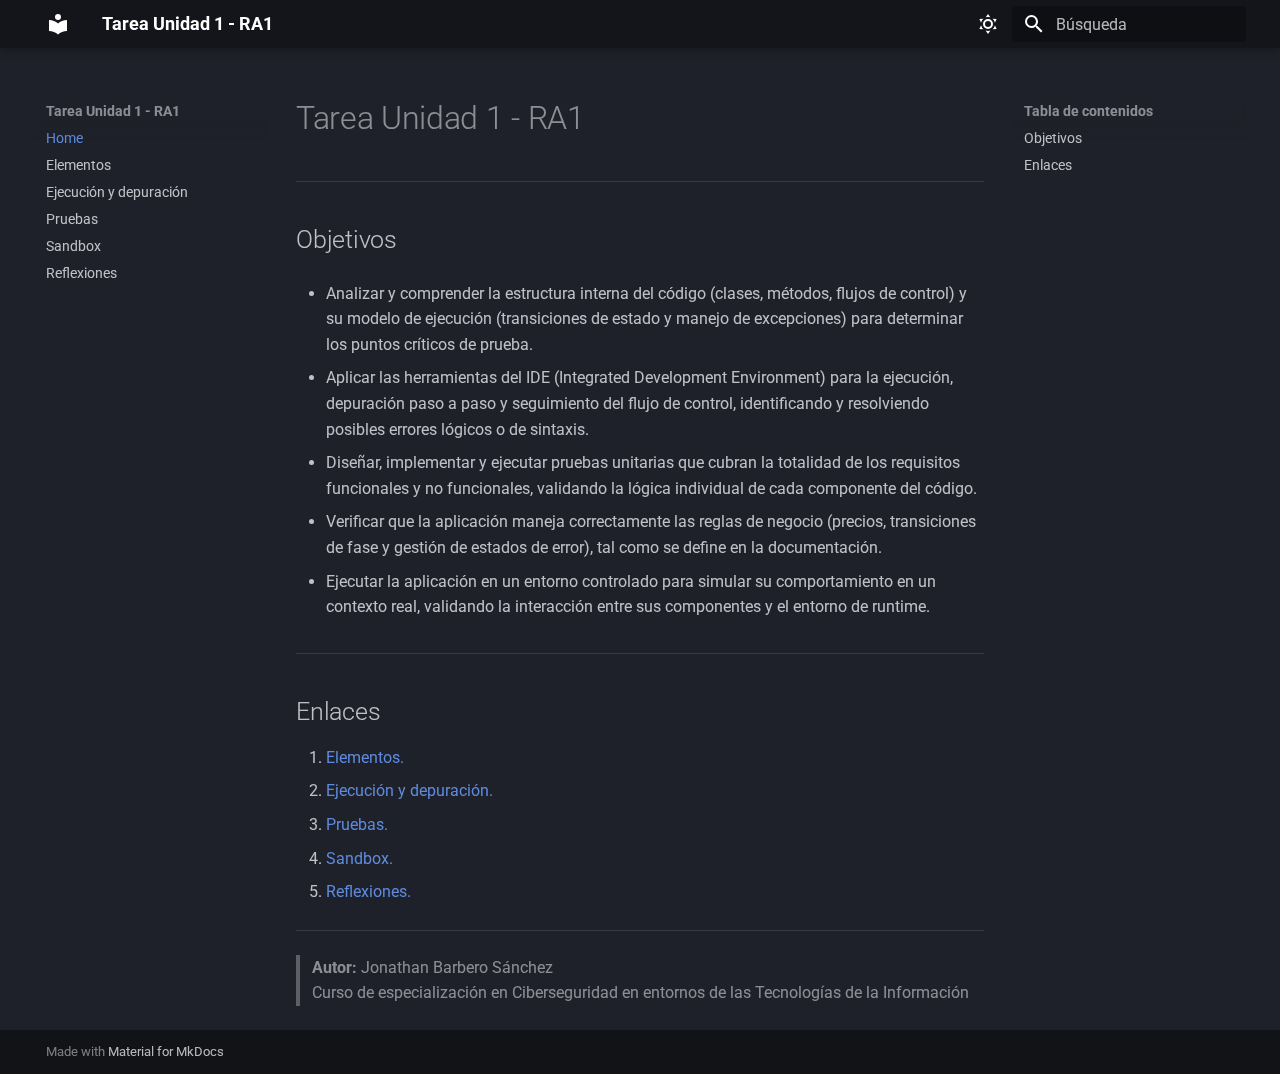
<file: index.html>
<!DOCTYPE html><html lang="es" class="no-js"><head>
    
      <meta charset="utf-8">
      <meta name="viewport" content="width=device-width,initial-scale=1">
      
        <meta name="description" content="Documentación de la Tarea Unidad 1 - RA1 sobre depuración, pruebas y sandbox de aplicaciones web con Docker.">
      
      
        <meta name="author" content="Jonathan Barbero Sánchez">
      
      
      
      
        <link rel="next" href="elementos/">
      
      
        
      
      
      <link rel="icon" href="assets/images/favicon.png">
      <meta name="generator" content="mkdocs-1.6.1, mkdocs-material-9.7.1">
    
    
      
        <title>Tarea Unidad 1 - RA1</title>
      
    
    
      <link rel="stylesheet" href="assets/stylesheets/main.484c7ddc.min.css">
      
        
        <link rel="stylesheet" href="assets/stylesheets/palette.ab4e12ef.min.css">
      
      


    
    
      
    
    
      
        
        
        <link rel="preconnect" href="https://fonts.gstatic.com" crossorigin>
        <link rel="stylesheet" href="https://fonts.googleapis.com/css?family=Roboto:300,300i,400,400i,700,700i%7CRoboto+Mono:400,400i,700,700i&amp;display=fallback">
        <style>:root{--md-text-font:"Roboto";--md-code-font:"Roboto Mono"}</style>
      
    
    
      <link rel="stylesheet" href="stylesheets/extra.css">
    
    <script>__md_scope=new URL(".",location),__md_hash=e=>[...e].reduce(((e,_)=>(e<<5)-e+_.charCodeAt(0)),0),__md_get=(e,_=localStorage,t=__md_scope)=>JSON.parse(_.getItem(t.pathname+"."+e)),__md_set=(e,_,t=localStorage,a=__md_scope)=>{try{t.setItem(a.pathname+"."+e,JSON.stringify(_))}catch(e){}}</script>
    
      

    
    
  <link href="assets/stylesheets/glightbox.min.css" rel="stylesheet"><script src="assets/javascripts/glightbox.min.js"></script><style id="glightbox-style">
            html.glightbox-open { overflow: initial; height: 100%; }
            .gslide-title { margin-top: 0px; user-select: text; }
            .gslide-desc { color: #666; user-select: text; }
            .gslide-image img { background: white; }
            .gscrollbar-fixer { padding-right: 15px; }
            .gdesc-inner { font-size: 0.75rem; }
            body[data-md-color-scheme="slate"] .gdesc-inner { background: var(--md-default-bg-color); }
            body[data-md-color-scheme="slate"] .gslide-title { color: var(--md-default-fg-color); }
            body[data-md-color-scheme="slate"] .gslide-desc { color: var(--md-default-fg-color); }
        </style></head>
  
  
    
    
      
    
    
    
    
    <body dir="ltr" data-md-color-scheme="slate" data-md-color-primary="black" data-md-color-accent="lime">
  
    
    <input class="md-toggle" data-md-toggle="drawer" type="checkbox" id="__drawer" autocomplete="off">
    <input class="md-toggle" data-md-toggle="search" type="checkbox" id="__search" autocomplete="off">
    <label class="md-overlay" for="__drawer"></label>
    <div data-md-component="skip">
      
        
        <a href="#tarea-unidad-1-ra1" class="md-skip">
          Saltar a contenido
        </a>
      
    </div>
    <div data-md-component="announce">
      
    </div>
    
    
      

  

<header class="md-header md-header--shadow" data-md-component="header">
  <nav class="md-header__inner md-grid" aria-label="Cabecera">
    <a href="." title="Tarea Unidad 1 - RA1" class="md-header__button md-logo" aria-label="Tarea Unidad 1 - RA1" data-md-component="logo">
      
  
  <svg xmlns="http://www.w3.org/2000/svg" viewBox="0 0 24 24"><path d="M12 8a3 3 0 0 0 3-3 3 3 0 0 0-3-3 3 3 0 0 0-3 3 3 3 0 0 0 3 3m0 3.54C9.64 9.35 6.5 8 3 8v11c3.5 0 6.64 1.35 9 3.54 2.36-2.19 5.5-3.54 9-3.54V8c-3.5 0-6.64 1.35-9 3.54"></path></svg>

    </a>
    <label class="md-header__button md-icon" for="__drawer">
      
      <svg xmlns="http://www.w3.org/2000/svg" viewBox="0 0 24 24"><path d="M3 6h18v2H3zm0 5h18v2H3zm0 5h18v2H3z"></path></svg>
    </label>
    <div class="md-header__title" data-md-component="header-title">
      <div class="md-header__ellipsis">
        <div class="md-header__topic">
          <span class="md-ellipsis">
            Tarea Unidad 1 - RA1
          </span>
        </div>
        <div class="md-header__topic" data-md-component="header-topic">
          <span class="md-ellipsis">
            
              Home
            
          </span>
        </div>
      </div>
    </div>
    
      
        <form class="md-header__option" data-md-component="palette">
  
    
    
    
    <input class="md-option" data-md-color-media="" data-md-color-scheme="slate" data-md-color-primary="black" data-md-color-accent="lime" aria-label="Cambiar a modo claro" type="radio" name="__palette" id="__palette_0">
    
      <label class="md-header__button md-icon" title="Cambiar a modo claro" for="__palette_1" hidden>
        <svg xmlns="http://www.w3.org/2000/svg" viewBox="0 0 24 24"><path d="M12 7a5 5 0 0 1 5 5 5 5 0 0 1-5 5 5 5 0 0 1-5-5 5 5 0 0 1 5-5m0 2a3 3 0 0 0-3 3 3 3 0 0 0 3 3 3 3 0 0 0 3-3 3 3 0 0 0-3-3m0-7 2.39 3.42C13.65 5.15 12.84 5 12 5s-1.65.15-2.39.42zM3.34 7l4.16-.35A7.2 7.2 0 0 0 5.94 8.5c-.44.74-.69 1.5-.83 2.29zm.02 10 1.76-3.77a7.131 7.131 0 0 0 2.38 4.14zM20.65 7l-1.77 3.79a7.02 7.02 0 0 0-2.38-4.15zm-.01 10-4.14.36c.59-.51 1.12-1.14 1.54-1.86.42-.73.69-1.5.83-2.29zM12 22l-2.41-3.44c.74.27 1.55.44 2.41.44.82 0 1.63-.17 2.37-.44z"></path></svg>
      </label>
    
  
    
    
    
    <input class="md-option" data-md-color-media="" data-md-color-scheme="default" data-md-color-primary="indigo" data-md-color-accent="purple" aria-label="Cambiar a modo oscuro" type="radio" name="__palette" id="__palette_1">
    
      <label class="md-header__button md-icon" title="Cambiar a modo oscuro" for="__palette_0" hidden>
        <svg xmlns="http://www.w3.org/2000/svg" viewBox="0 0 24 24"><path d="m17.75 4.09-2.53 1.94.91 3.06-2.63-1.81-2.63 1.81.91-3.06-2.53-1.94L12.44 4l1.06-3 1.06 3zm3.5 6.91-1.64 1.25.59 1.98-1.7-1.17-1.7 1.17.59-1.98L15.75 11l2.06-.05L18.5 9l.69 1.95zm-2.28 4.95c.83-.08 1.72 1.1 1.19 1.85-.32.45-.66.87-1.08 1.27C15.17 23 8.84 23 4.94 19.07c-3.91-3.9-3.91-10.24 0-14.14.4-.4.82-.76 1.27-1.08.75-.53 1.93.36 1.85 1.19-.27 2.86.69 5.83 2.89 8.02a9.96 9.96 0 0 0 8.02 2.89m-1.64 2.02a12.08 12.08 0 0 1-7.8-3.47c-2.17-2.19-3.33-5-3.49-7.82-2.81 3.14-2.7 7.96.31 10.98 3.02 3.01 7.84 3.12 10.98.31"></path></svg>
      </label>
    
  
</form>
      
    
    
      <script>var palette=__md_get("__palette");if(palette&&palette.color){if("(prefers-color-scheme)"===palette.color.media){var media=matchMedia("(prefers-color-scheme: light)"),input=document.querySelector(media.matches?"[data-md-color-media='(prefers-color-scheme: light)']":"[data-md-color-media='(prefers-color-scheme: dark)']");palette.color.media=input.getAttribute("data-md-color-media"),palette.color.scheme=input.getAttribute("data-md-color-scheme"),palette.color.primary=input.getAttribute("data-md-color-primary"),palette.color.accent=input.getAttribute("data-md-color-accent")}for(var[key,value]of Object.entries(palette.color))document.body.setAttribute("data-md-color-"+key,value)}</script>
    
    
    
      
      
        <label class="md-header__button md-icon" for="__search">
          
          <svg xmlns="http://www.w3.org/2000/svg" viewBox="0 0 24 24"><path d="M9.5 3A6.5 6.5 0 0 1 16 9.5c0 1.61-.59 3.09-1.56 4.23l.27.27h.79l5 5-1.5 1.5-5-5v-.79l-.27-.27A6.52 6.52 0 0 1 9.5 16 6.5 6.5 0 0 1 3 9.5 6.5 6.5 0 0 1 9.5 3m0 2C7 5 5 7 5 9.5S7 14 9.5 14 14 12 14 9.5 12 5 9.5 5"></path></svg>
        </label>
        <div class="md-search" data-md-component="search" role="dialog">
  <label class="md-search__overlay" for="__search"></label>
  <div class="md-search__inner" role="search">
    <form class="md-search__form" name="search">
      <input type="text" class="md-search__input" name="query" aria-label="Búsqueda" placeholder="Búsqueda" autocapitalize="off" autocorrect="off" autocomplete="off" spellcheck="false" data-md-component="search-query" required>
      <label class="md-search__icon md-icon" for="__search">
        
        <svg xmlns="http://www.w3.org/2000/svg" viewBox="0 0 24 24"><path d="M9.5 3A6.5 6.5 0 0 1 16 9.5c0 1.61-.59 3.09-1.56 4.23l.27.27h.79l5 5-1.5 1.5-5-5v-.79l-.27-.27A6.52 6.52 0 0 1 9.5 16 6.5 6.5 0 0 1 3 9.5 6.5 6.5 0 0 1 9.5 3m0 2C7 5 5 7 5 9.5S7 14 9.5 14 14 12 14 9.5 12 5 9.5 5"></path></svg>
        
        <svg xmlns="http://www.w3.org/2000/svg" viewBox="0 0 24 24"><path d="M20 11v2H8l5.5 5.5-1.42 1.42L4.16 12l7.92-7.92L13.5 5.5 8 11z"></path></svg>
      </label>
      <nav class="md-search__options" aria-label="Buscar">
        
        <button type="reset" class="md-search__icon md-icon" title="Limpiar" aria-label="Limpiar" tabindex="-1">
          
          <svg xmlns="http://www.w3.org/2000/svg" viewBox="0 0 24 24"><path d="M19 6.41 17.59 5 12 10.59 6.41 5 5 6.41 10.59 12 5 17.59 6.41 19 12 13.41 17.59 19 19 17.59 13.41 12z"></path></svg>
        </button>
      </nav>
      
    </form>
    <div class="md-search__output">
      <div class="md-search__scrollwrap" tabindex="0" data-md-scrollfix>
        <div class="md-search-result" data-md-component="search-result">
          <div class="md-search-result__meta">
            Inicializando búsqueda
          </div>
          <ol class="md-search-result__list" role="presentation"></ol>
        </div>
      </div>
    </div>
  </div>
</div>
      
    
    
  </nav>
  
</header>
    
    <div class="md-container" data-md-component="container">
      
      
        
          
        
      
      <main class="md-main" data-md-component="main">
        <div class="md-main__inner md-grid">
          
            
              
              <div class="md-sidebar md-sidebar--primary" data-md-component="sidebar" data-md-type="navigation">
                <div class="md-sidebar__scrollwrap">
                  <div class="md-sidebar__inner">
                    



<nav class="md-nav md-nav--primary" aria-label="Navegación" data-md-level="0">
  <label class="md-nav__title" for="__drawer">
    <a href="." title="Tarea Unidad 1 - RA1" class="md-nav__button md-logo" aria-label="Tarea Unidad 1 - RA1" data-md-component="logo">
      
  
  <svg xmlns="http://www.w3.org/2000/svg" viewBox="0 0 24 24"><path d="M12 8a3 3 0 0 0 3-3 3 3 0 0 0-3-3 3 3 0 0 0-3 3 3 3 0 0 0 3 3m0 3.54C9.64 9.35 6.5 8 3 8v11c3.5 0 6.64 1.35 9 3.54 2.36-2.19 5.5-3.54 9-3.54V8c-3.5 0-6.64 1.35-9 3.54"></path></svg>

    </a>
    Tarea Unidad 1 - RA1
  </label>
  
  <ul class="md-nav__list" data-md-scrollfix>
    
      
      
  
  
    
  
  
  
    <li class="md-nav__item md-nav__item--active">
      
      <input class="md-nav__toggle md-toggle" type="checkbox" id="__toc">
      
      
        
      
      
        <label class="md-nav__link md-nav__link--active" for="__toc">
          
  
  
  <span class="md-ellipsis">
    
  
    Home
  

    
  </span>
  
  

          <span class="md-nav__icon md-icon"></span>
        </label>
      
      <a href="." class="md-nav__link md-nav__link--active">
        
  
  
  <span class="md-ellipsis">
    
  
    Home
  

    
  </span>
  
  

      </a>
      
        

<nav class="md-nav md-nav--secondary" aria-label="Tabla de contenidos">
  
  
  
    
  
  
    <label class="md-nav__title" for="__toc">
      <span class="md-nav__icon md-icon"></span>
      Tabla de contenidos
    </label>
    <ul class="md-nav__list" data-md-component="toc" data-md-scrollfix>
      
        <li class="md-nav__item">
  <a href="#objetivos" class="md-nav__link">
    <span class="md-ellipsis">
      
        Objetivos
      
    </span>
  </a>
  
</li>
      
        <li class="md-nav__item">
  <a href="#enlaces" class="md-nav__link">
    <span class="md-ellipsis">
      
        Enlaces
      
    </span>
  </a>
  
</li>
      
    </ul>
  
</nav>
      
    </li>
  

    
      
      
  
  
  
  
    <li class="md-nav__item">
      <a href="elementos/" class="md-nav__link">
        
  
  
  <span class="md-ellipsis">
    
  
    Elementos
  

    
  </span>
  
  

      </a>
    </li>
  

    
      
      
  
  
  
  
    <li class="md-nav__item">
      <a href="ejecucionDepuracion/" class="md-nav__link">
        
  
  
  <span class="md-ellipsis">
    
  
    Ejecución y depuración
  

    
  </span>
  
  

      </a>
    </li>
  

    
      
      
  
  
  
  
    <li class="md-nav__item">
      <a href="pruebas/" class="md-nav__link">
        
  
  
  <span class="md-ellipsis">
    
  
    Pruebas
  

    
  </span>
  
  

      </a>
    </li>
  

    
      
      
  
  
  
  
    <li class="md-nav__item">
      <a href="sandbox/" class="md-nav__link">
        
  
  
  <span class="md-ellipsis">
    
  
    Sandbox
  

    
  </span>
  
  

      </a>
    </li>
  

    
      
      
  
  
  
  
    <li class="md-nav__item">
      <a href="reflexiones/" class="md-nav__link">
        
  
  
  <span class="md-ellipsis">
    
  
    Reflexiones
  

    
  </span>
  
  

      </a>
    </li>
  

    
  </ul>
</nav>
                  </div>
                </div>
              </div>
            
            
              
              <div class="md-sidebar md-sidebar--secondary" data-md-component="sidebar" data-md-type="toc">
                <div class="md-sidebar__scrollwrap">
                  <div class="md-sidebar__inner">
                    

<nav class="md-nav md-nav--secondary" aria-label="Tabla de contenidos">
  
  
  
    
  
  
    <label class="md-nav__title" for="__toc">
      <span class="md-nav__icon md-icon"></span>
      Tabla de contenidos
    </label>
    <ul class="md-nav__list" data-md-component="toc" data-md-scrollfix>
      
        <li class="md-nav__item">
  <a href="#objetivos" class="md-nav__link">
    <span class="md-ellipsis">
      
        Objetivos
      
    </span>
  </a>
  
</li>
      
        <li class="md-nav__item">
  <a href="#enlaces" class="md-nav__link">
    <span class="md-ellipsis">
      
        Enlaces
      
    </span>
  </a>
  
</li>
      
    </ul>
  
</nav>
                  </div>
                </div>
              </div>
            
          
          
            <div class="md-content" data-md-component="content">
              
              <article class="md-content__inner md-typeset">
                
                  



<h1 id="tarea-unidad-1-ra1">Tarea Unidad 1 - RA1</h1>
<hr>
<h2 id="objetivos">Objetivos</h2>
<ul>
<li>
<p>Analizar y comprender la estructura interna del código (clases, métodos, flujos de control) y su modelo de ejecución (transiciones de estado y manejo de excepciones) para determinar los puntos críticos de prueba.</p>
</li>
<li>
<p>Aplicar las herramientas del IDE (Integrated Development Environment) para la ejecución, depuración paso a paso y seguimiento del flujo de control, identificando y resolviendo posibles errores lógicos o de sintaxis.</p>
</li>
<li>
<p>Diseñar, implementar y ejecutar pruebas unitarias que cubran la totalidad de los requisitos funcionales y no funcionales, validando la lógica individual de cada componente del código.</p>
</li>
<li>
<p>Verificar que la aplicación maneja correctamente las reglas de negocio (precios, transiciones de fase y gestión de estados de error), tal como se define en la documentación.</p>
</li>
<li>
<p>Ejecutar la aplicación en un entorno controlado para simular su comportamiento en un contexto real, validando la interacción entre sus componentes y el entorno de runtime.</p>
</li>
</ul>
<hr>
<h2 id="enlaces">Enlaces</h2>
<ol>
<li><a href="elementos/">Elementos.</a></li>
<li><a href="ejecucionDepuracion/">Ejecución y depuración.</a></li>
<li><a href="pruebas/">Pruebas.</a></li>
<li><a href="sandbox/">Sandbox.</a></li>
<li><a href="reflexiones/">Reflexiones.</a></li>
</ol>
<hr>
<blockquote>
<p><strong>Autor:</strong> Jonathan Barbero Sánchez<br>
Curso de especialización en Ciberseguridad en entornos de las Tecnologías de la Información</p>
</blockquote>












                
              </article>
            </div>
          
          
<script>var target=document.getElementById(location.hash.slice(1));target&&target.name&&(target.checked=target.name.startsWith("__tabbed_"))</script>
        </div>
        
          <button type="button" class="md-top md-icon" data-md-component="top" hidden>
  
  <svg xmlns="http://www.w3.org/2000/svg" viewBox="0 0 24 24"><path d="M13 20h-2V8l-5.5 5.5-1.42-1.42L12 4.16l7.92 7.92-1.42 1.42L13 8z"></path></svg>
  Volver al principio
</button>
        
      </main>
      
        <footer class="md-footer">
  
  <div class="md-footer-meta md-typeset">
    <div class="md-footer-meta__inner md-grid">
      <div class="md-copyright">
  
  
    Made with
    <a href="https://squidfunk.github.io/mkdocs-material/" target="_blank" rel="noopener">
      Material for MkDocs
    </a>
  
</div>
      
    </div>
  </div>
</footer>
      
    </div>
    <div class="md-dialog" data-md-component="dialog">
      <div class="md-dialog__inner md-typeset"></div>
    </div>
    
    
    
      
      
      <script id="__config" type="application/json">{"annotate": null, "base": ".", "features": ["navigation.top", "navigation.expand"], "search": "assets/javascripts/workers/search.2c215733.min.js", "tags": null, "translations": {"clipboard.copied": "Copiado al portapapeles", "clipboard.copy": "Copiar al portapapeles", "search.result.more.one": "1 m\u00e1s en esta p\u00e1gina", "search.result.more.other": "# m\u00e1s en esta p\u00e1gina", "search.result.none": "No se encontraron documentos", "search.result.one": "1 documento encontrado", "search.result.other": "# documentos encontrados", "search.result.placeholder": "Teclee para comenzar b\u00fasqueda", "search.result.term.missing": "Falta", "select.version": "Seleccionar versi\u00f3n"}, "version": null}</script>
    
    
      <script src="assets/javascripts/bundle.79ae519e.min.js"></script>
      
    
  
<script id="init-glightbox">const lightbox = GLightbox({"touchNavigation": true, "loop": false, "zoomable": true, "draggable": true, "openEffect": "zoom", "closeEffect": "zoom", "slideEffect": "slide"});
document$.subscribe(()=>{ lightbox.reload(); });
</script></body></html>
</file>
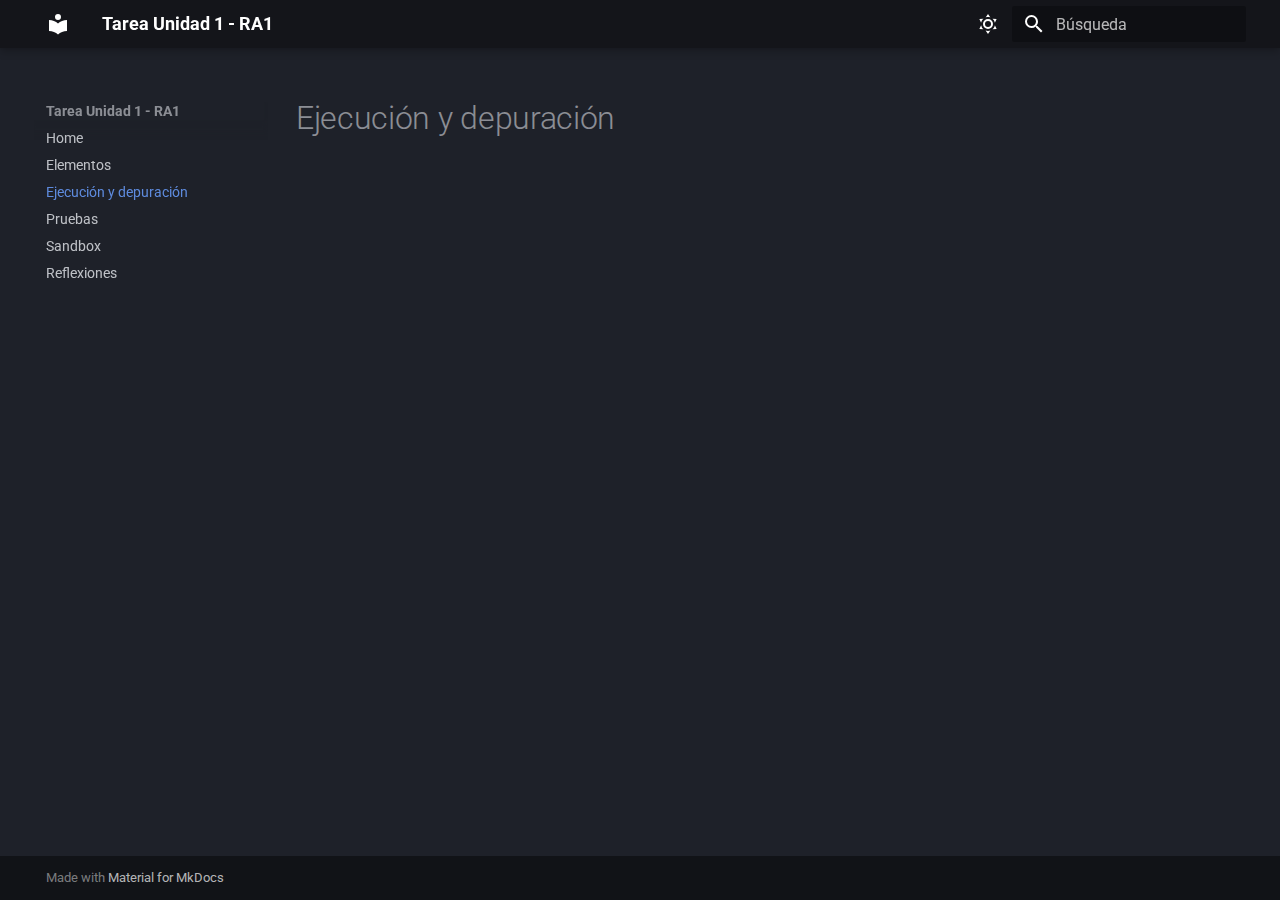
<file: ejecucionDepuracion/index.html>
<!DOCTYPE html><html lang="es" class="no-js"><head>
    
      <meta charset="utf-8">
      <meta name="viewport" content="width=device-width,initial-scale=1">
      
        <meta name="description" content="Documentación de la Tarea Unidad 1 - RA1 sobre depuración, pruebas y sandbox de aplicaciones web con Docker.">
      
      
        <meta name="author" content="Jonathan Barbero Sánchez">
      
      
      
        <link rel="prev" href="../elementos/">
      
      
        <link rel="next" href="../pruebas/">
      
      
        
      
      
      <link rel="icon" href="../assets/images/favicon.png">
      <meta name="generator" content="mkdocs-1.6.1, mkdocs-material-9.7.1">
    
    
      
        <title>Ejecución y depuración - Tarea Unidad 1 - RA1</title>
      
    
    
      <link rel="stylesheet" href="../assets/stylesheets/main.484c7ddc.min.css">
      
        
        <link rel="stylesheet" href="../assets/stylesheets/palette.ab4e12ef.min.css">
      
      


    
    
      
    
    
      
        
        
        <link rel="preconnect" href="https://fonts.gstatic.com" crossorigin>
        <link rel="stylesheet" href="https://fonts.googleapis.com/css?family=Roboto:300,300i,400,400i,700,700i%7CRoboto+Mono:400,400i,700,700i&amp;display=fallback">
        <style>:root{--md-text-font:"Roboto";--md-code-font:"Roboto Mono"}</style>
      
    
    
      <link rel="stylesheet" href="../stylesheets/extra.css">
    
    <script>__md_scope=new URL("..",location),__md_hash=e=>[...e].reduce(((e,_)=>(e<<5)-e+_.charCodeAt(0)),0),__md_get=(e,_=localStorage,t=__md_scope)=>JSON.parse(_.getItem(t.pathname+"."+e)),__md_set=(e,_,t=localStorage,a=__md_scope)=>{try{t.setItem(a.pathname+"."+e,JSON.stringify(_))}catch(e){}}</script>
    
      

    
    
  <link href="../assets/stylesheets/glightbox.min.css" rel="stylesheet"><script src="../assets/javascripts/glightbox.min.js"></script><style id="glightbox-style">
            html.glightbox-open { overflow: initial; height: 100%; }
            .gslide-title { margin-top: 0px; user-select: text; }
            .gslide-desc { color: #666; user-select: text; }
            .gslide-image img { background: white; }
            .gscrollbar-fixer { padding-right: 15px; }
            .gdesc-inner { font-size: 0.75rem; }
            body[data-md-color-scheme="slate"] .gdesc-inner { background: var(--md-default-bg-color); }
            body[data-md-color-scheme="slate"] .gslide-title { color: var(--md-default-fg-color); }
            body[data-md-color-scheme="slate"] .gslide-desc { color: var(--md-default-fg-color); }
        </style></head>
  
  
    
    
      
    
    
    
    
    <body dir="ltr" data-md-color-scheme="slate" data-md-color-primary="black" data-md-color-accent="lime">
  
    
    <input class="md-toggle" data-md-toggle="drawer" type="checkbox" id="__drawer" autocomplete="off">
    <input class="md-toggle" data-md-toggle="search" type="checkbox" id="__search" autocomplete="off">
    <label class="md-overlay" for="__drawer"></label>
    <div data-md-component="skip">
      
    </div>
    <div data-md-component="announce">
      
    </div>
    
    
      

  

<header class="md-header md-header--shadow" data-md-component="header">
  <nav class="md-header__inner md-grid" aria-label="Cabecera">
    <a href=".." title="Tarea Unidad 1 - RA1" class="md-header__button md-logo" aria-label="Tarea Unidad 1 - RA1" data-md-component="logo">
      
  
  <svg xmlns="http://www.w3.org/2000/svg" viewBox="0 0 24 24"><path d="M12 8a3 3 0 0 0 3-3 3 3 0 0 0-3-3 3 3 0 0 0-3 3 3 3 0 0 0 3 3m0 3.54C9.64 9.35 6.5 8 3 8v11c3.5 0 6.64 1.35 9 3.54 2.36-2.19 5.5-3.54 9-3.54V8c-3.5 0-6.64 1.35-9 3.54"></path></svg>

    </a>
    <label class="md-header__button md-icon" for="__drawer">
      
      <svg xmlns="http://www.w3.org/2000/svg" viewBox="0 0 24 24"><path d="M3 6h18v2H3zm0 5h18v2H3zm0 5h18v2H3z"></path></svg>
    </label>
    <div class="md-header__title" data-md-component="header-title">
      <div class="md-header__ellipsis">
        <div class="md-header__topic">
          <span class="md-ellipsis">
            Tarea Unidad 1 - RA1
          </span>
        </div>
        <div class="md-header__topic" data-md-component="header-topic">
          <span class="md-ellipsis">
            
              Ejecución y depuración
            
          </span>
        </div>
      </div>
    </div>
    
      
        <form class="md-header__option" data-md-component="palette">
  
    
    
    
    <input class="md-option" data-md-color-media="" data-md-color-scheme="slate" data-md-color-primary="black" data-md-color-accent="lime" aria-label="Cambiar a modo claro" type="radio" name="__palette" id="__palette_0">
    
      <label class="md-header__button md-icon" title="Cambiar a modo claro" for="__palette_1" hidden>
        <svg xmlns="http://www.w3.org/2000/svg" viewBox="0 0 24 24"><path d="M12 7a5 5 0 0 1 5 5 5 5 0 0 1-5 5 5 5 0 0 1-5-5 5 5 0 0 1 5-5m0 2a3 3 0 0 0-3 3 3 3 0 0 0 3 3 3 3 0 0 0 3-3 3 3 0 0 0-3-3m0-7 2.39 3.42C13.65 5.15 12.84 5 12 5s-1.65.15-2.39.42zM3.34 7l4.16-.35A7.2 7.2 0 0 0 5.94 8.5c-.44.74-.69 1.5-.83 2.29zm.02 10 1.76-3.77a7.131 7.131 0 0 0 2.38 4.14zM20.65 7l-1.77 3.79a7.02 7.02 0 0 0-2.38-4.15zm-.01 10-4.14.36c.59-.51 1.12-1.14 1.54-1.86.42-.73.69-1.5.83-2.29zM12 22l-2.41-3.44c.74.27 1.55.44 2.41.44.82 0 1.63-.17 2.37-.44z"></path></svg>
      </label>
    
  
    
    
    
    <input class="md-option" data-md-color-media="" data-md-color-scheme="default" data-md-color-primary="indigo" data-md-color-accent="purple" aria-label="Cambiar a modo oscuro" type="radio" name="__palette" id="__palette_1">
    
      <label class="md-header__button md-icon" title="Cambiar a modo oscuro" for="__palette_0" hidden>
        <svg xmlns="http://www.w3.org/2000/svg" viewBox="0 0 24 24"><path d="m17.75 4.09-2.53 1.94.91 3.06-2.63-1.81-2.63 1.81.91-3.06-2.53-1.94L12.44 4l1.06-3 1.06 3zm3.5 6.91-1.64 1.25.59 1.98-1.7-1.17-1.7 1.17.59-1.98L15.75 11l2.06-.05L18.5 9l.69 1.95zm-2.28 4.95c.83-.08 1.72 1.1 1.19 1.85-.32.45-.66.87-1.08 1.27C15.17 23 8.84 23 4.94 19.07c-3.91-3.9-3.91-10.24 0-14.14.4-.4.82-.76 1.27-1.08.75-.53 1.93.36 1.85 1.19-.27 2.86.69 5.83 2.89 8.02a9.96 9.96 0 0 0 8.02 2.89m-1.64 2.02a12.08 12.08 0 0 1-7.8-3.47c-2.17-2.19-3.33-5-3.49-7.82-2.81 3.14-2.7 7.96.31 10.98 3.02 3.01 7.84 3.12 10.98.31"></path></svg>
      </label>
    
  
</form>
      
    
    
      <script>var palette=__md_get("__palette");if(palette&&palette.color){if("(prefers-color-scheme)"===palette.color.media){var media=matchMedia("(prefers-color-scheme: light)"),input=document.querySelector(media.matches?"[data-md-color-media='(prefers-color-scheme: light)']":"[data-md-color-media='(prefers-color-scheme: dark)']");palette.color.media=input.getAttribute("data-md-color-media"),palette.color.scheme=input.getAttribute("data-md-color-scheme"),palette.color.primary=input.getAttribute("data-md-color-primary"),palette.color.accent=input.getAttribute("data-md-color-accent")}for(var[key,value]of Object.entries(palette.color))document.body.setAttribute("data-md-color-"+key,value)}</script>
    
    
    
      
      
        <label class="md-header__button md-icon" for="__search">
          
          <svg xmlns="http://www.w3.org/2000/svg" viewBox="0 0 24 24"><path d="M9.5 3A6.5 6.5 0 0 1 16 9.5c0 1.61-.59 3.09-1.56 4.23l.27.27h.79l5 5-1.5 1.5-5-5v-.79l-.27-.27A6.52 6.52 0 0 1 9.5 16 6.5 6.5 0 0 1 3 9.5 6.5 6.5 0 0 1 9.5 3m0 2C7 5 5 7 5 9.5S7 14 9.5 14 14 12 14 9.5 12 5 9.5 5"></path></svg>
        </label>
        <div class="md-search" data-md-component="search" role="dialog">
  <label class="md-search__overlay" for="__search"></label>
  <div class="md-search__inner" role="search">
    <form class="md-search__form" name="search">
      <input type="text" class="md-search__input" name="query" aria-label="Búsqueda" placeholder="Búsqueda" autocapitalize="off" autocorrect="off" autocomplete="off" spellcheck="false" data-md-component="search-query" required>
      <label class="md-search__icon md-icon" for="__search">
        
        <svg xmlns="http://www.w3.org/2000/svg" viewBox="0 0 24 24"><path d="M9.5 3A6.5 6.5 0 0 1 16 9.5c0 1.61-.59 3.09-1.56 4.23l.27.27h.79l5 5-1.5 1.5-5-5v-.79l-.27-.27A6.52 6.52 0 0 1 9.5 16 6.5 6.5 0 0 1 3 9.5 6.5 6.5 0 0 1 9.5 3m0 2C7 5 5 7 5 9.5S7 14 9.5 14 14 12 14 9.5 12 5 9.5 5"></path></svg>
        
        <svg xmlns="http://www.w3.org/2000/svg" viewBox="0 0 24 24"><path d="M20 11v2H8l5.5 5.5-1.42 1.42L4.16 12l7.92-7.92L13.5 5.5 8 11z"></path></svg>
      </label>
      <nav class="md-search__options" aria-label="Buscar">
        
        <button type="reset" class="md-search__icon md-icon" title="Limpiar" aria-label="Limpiar" tabindex="-1">
          
          <svg xmlns="http://www.w3.org/2000/svg" viewBox="0 0 24 24"><path d="M19 6.41 17.59 5 12 10.59 6.41 5 5 6.41 10.59 12 5 17.59 6.41 19 12 13.41 17.59 19 19 17.59 13.41 12z"></path></svg>
        </button>
      </nav>
      
    </form>
    <div class="md-search__output">
      <div class="md-search__scrollwrap" tabindex="0" data-md-scrollfix>
        <div class="md-search-result" data-md-component="search-result">
          <div class="md-search-result__meta">
            Inicializando búsqueda
          </div>
          <ol class="md-search-result__list" role="presentation"></ol>
        </div>
      </div>
    </div>
  </div>
</div>
      
    
    
  </nav>
  
</header>
    
    <div class="md-container" data-md-component="container">
      
      
        
          
        
      
      <main class="md-main" data-md-component="main">
        <div class="md-main__inner md-grid">
          
            
              
              <div class="md-sidebar md-sidebar--primary" data-md-component="sidebar" data-md-type="navigation">
                <div class="md-sidebar__scrollwrap">
                  <div class="md-sidebar__inner">
                    



<nav class="md-nav md-nav--primary" aria-label="Navegación" data-md-level="0">
  <label class="md-nav__title" for="__drawer">
    <a href=".." title="Tarea Unidad 1 - RA1" class="md-nav__button md-logo" aria-label="Tarea Unidad 1 - RA1" data-md-component="logo">
      
  
  <svg xmlns="http://www.w3.org/2000/svg" viewBox="0 0 24 24"><path d="M12 8a3 3 0 0 0 3-3 3 3 0 0 0-3-3 3 3 0 0 0-3 3 3 3 0 0 0 3 3m0 3.54C9.64 9.35 6.5 8 3 8v11c3.5 0 6.64 1.35 9 3.54 2.36-2.19 5.5-3.54 9-3.54V8c-3.5 0-6.64 1.35-9 3.54"></path></svg>

    </a>
    Tarea Unidad 1 - RA1
  </label>
  
  <ul class="md-nav__list" data-md-scrollfix>
    
      
      
  
  
  
  
    <li class="md-nav__item">
      <a href=".." class="md-nav__link">
        
  
  
  <span class="md-ellipsis">
    
  
    Home
  

    
  </span>
  
  

      </a>
    </li>
  

    
      
      
  
  
  
  
    <li class="md-nav__item">
      <a href="../elementos/" class="md-nav__link">
        
  
  
  <span class="md-ellipsis">
    
  
    Elementos
  

    
  </span>
  
  

      </a>
    </li>
  

    
      
      
  
  
    
  
  
  
    <li class="md-nav__item md-nav__item--active">
      
      <input class="md-nav__toggle md-toggle" type="checkbox" id="__toc">
      
      
      
      <a href="./" class="md-nav__link md-nav__link--active">
        
  
  
  <span class="md-ellipsis">
    
  
    Ejecución y depuración
  

    
  </span>
  
  

      </a>
      
    </li>
  

    
      
      
  
  
  
  
    <li class="md-nav__item">
      <a href="../pruebas/" class="md-nav__link">
        
  
  
  <span class="md-ellipsis">
    
  
    Pruebas
  

    
  </span>
  
  

      </a>
    </li>
  

    
      
      
  
  
  
  
    <li class="md-nav__item">
      <a href="../sandbox/" class="md-nav__link">
        
  
  
  <span class="md-ellipsis">
    
  
    Sandbox
  

    
  </span>
  
  

      </a>
    </li>
  

    
      
      
  
  
  
  
    <li class="md-nav__item">
      <a href="../reflexiones/" class="md-nav__link">
        
  
  
  <span class="md-ellipsis">
    
  
    Reflexiones
  

    
  </span>
  
  

      </a>
    </li>
  

    
  </ul>
</nav>
                  </div>
                </div>
              </div>
            
            
              
              <div class="md-sidebar md-sidebar--secondary" data-md-component="sidebar" data-md-type="toc">
                <div class="md-sidebar__scrollwrap">
                  <div class="md-sidebar__inner">
                    

<nav class="md-nav md-nav--secondary" aria-label="Tabla de contenidos">
  
  
  
  
</nav>
                  </div>
                </div>
              </div>
            
          
          
            <div class="md-content" data-md-component="content">
              
              <article class="md-content__inner md-typeset">
                
                  



  <h1>Ejecución y depuración</h1>














                
              </article>
            </div>
          
          
<script>var target=document.getElementById(location.hash.slice(1));target&&target.name&&(target.checked=target.name.startsWith("__tabbed_"))</script>
        </div>
        
          <button type="button" class="md-top md-icon" data-md-component="top" hidden>
  
  <svg xmlns="http://www.w3.org/2000/svg" viewBox="0 0 24 24"><path d="M13 20h-2V8l-5.5 5.5-1.42-1.42L12 4.16l7.92 7.92-1.42 1.42L13 8z"></path></svg>
  Volver al principio
</button>
        
      </main>
      
        <footer class="md-footer">
  
  <div class="md-footer-meta md-typeset">
    <div class="md-footer-meta__inner md-grid">
      <div class="md-copyright">
  
  
    Made with
    <a href="https://squidfunk.github.io/mkdocs-material/" target="_blank" rel="noopener">
      Material for MkDocs
    </a>
  
</div>
      
    </div>
  </div>
</footer>
      
    </div>
    <div class="md-dialog" data-md-component="dialog">
      <div class="md-dialog__inner md-typeset"></div>
    </div>
    
    
    
      
      
      <script id="__config" type="application/json">{"annotate": null, "base": "..", "features": ["navigation.top", "navigation.expand"], "search": "../assets/javascripts/workers/search.2c215733.min.js", "tags": null, "translations": {"clipboard.copied": "Copiado al portapapeles", "clipboard.copy": "Copiar al portapapeles", "search.result.more.one": "1 m\u00e1s en esta p\u00e1gina", "search.result.more.other": "# m\u00e1s en esta p\u00e1gina", "search.result.none": "No se encontraron documentos", "search.result.one": "1 documento encontrado", "search.result.other": "# documentos encontrados", "search.result.placeholder": "Teclee para comenzar b\u00fasqueda", "search.result.term.missing": "Falta", "select.version": "Seleccionar versi\u00f3n"}, "version": null}</script>
    
    
      <script src="../assets/javascripts/bundle.79ae519e.min.js"></script>
      
    
  
<script id="init-glightbox">const lightbox = GLightbox({"touchNavigation": true, "loop": false, "zoomable": true, "draggable": true, "openEffect": "zoom", "closeEffect": "zoom", "slideEffect": "slide"});
document$.subscribe(()=>{ lightbox.reload(); });
</script></body></html>
</file>
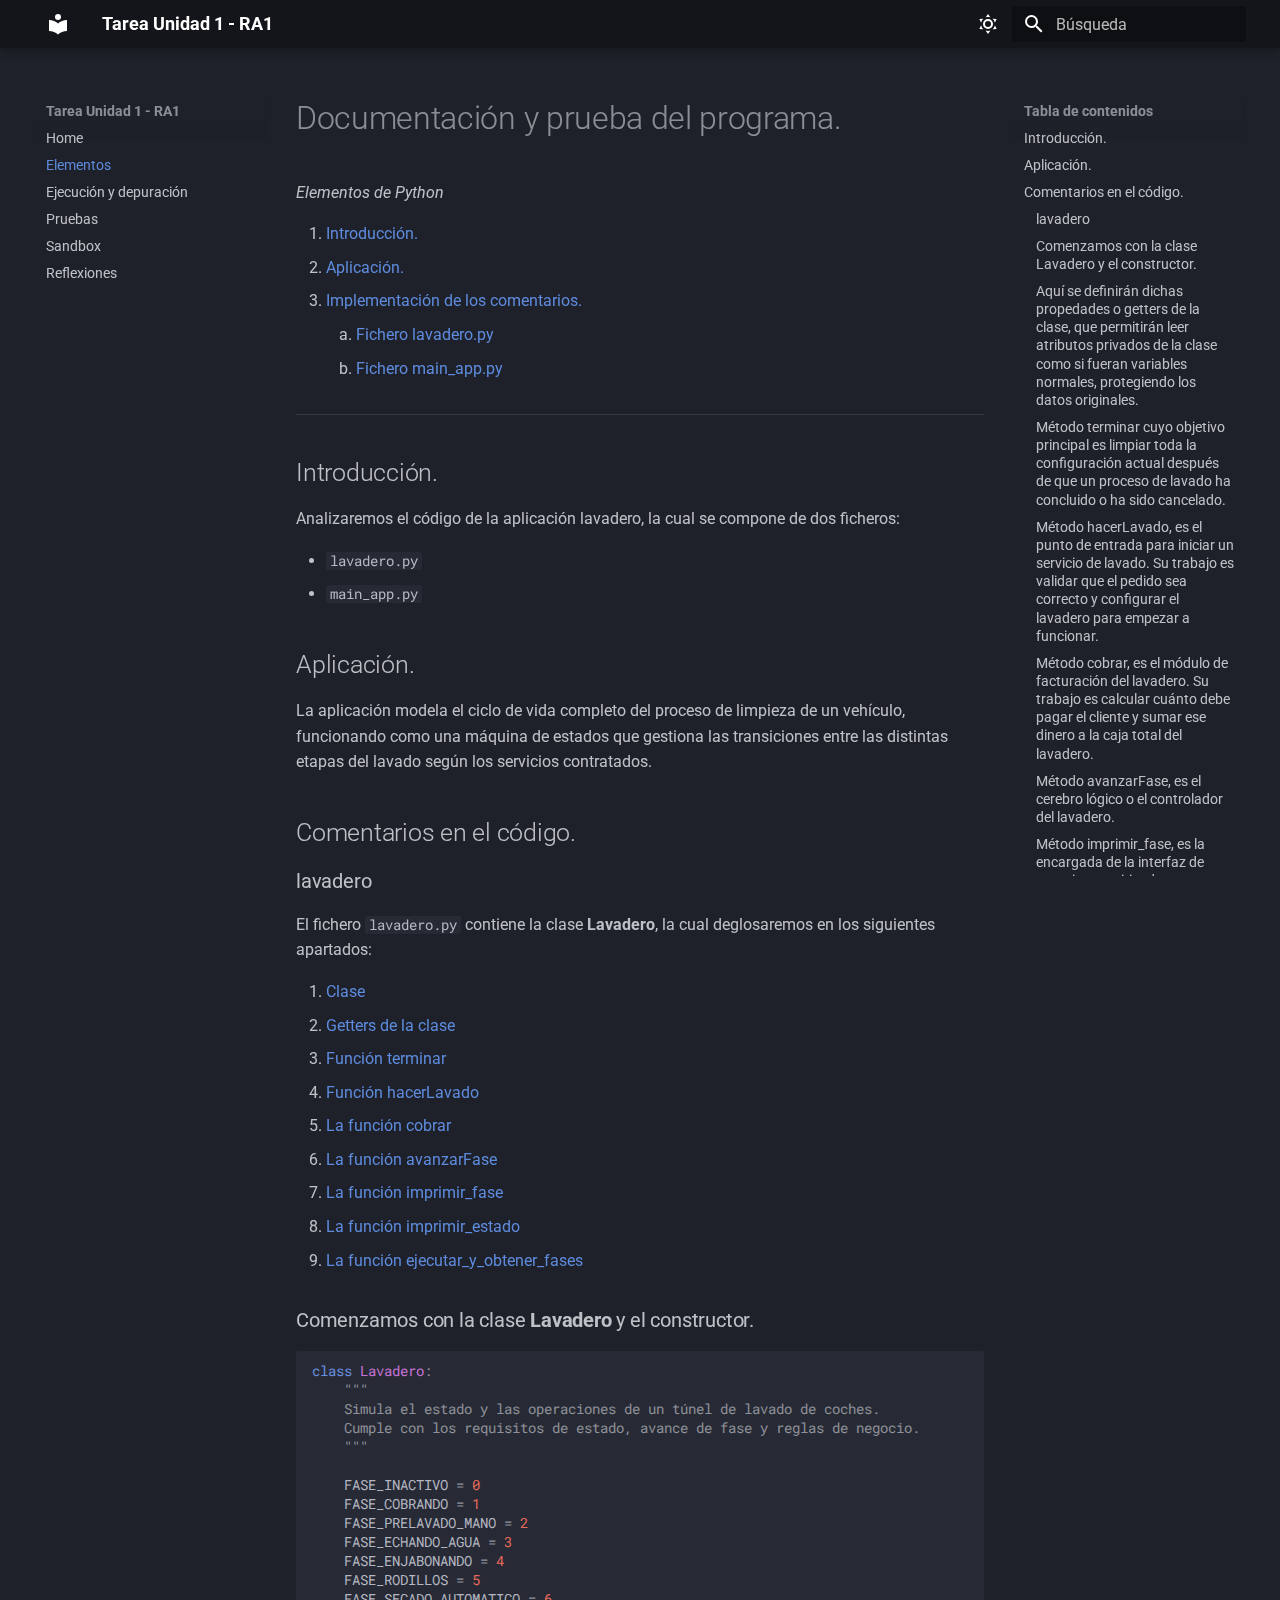
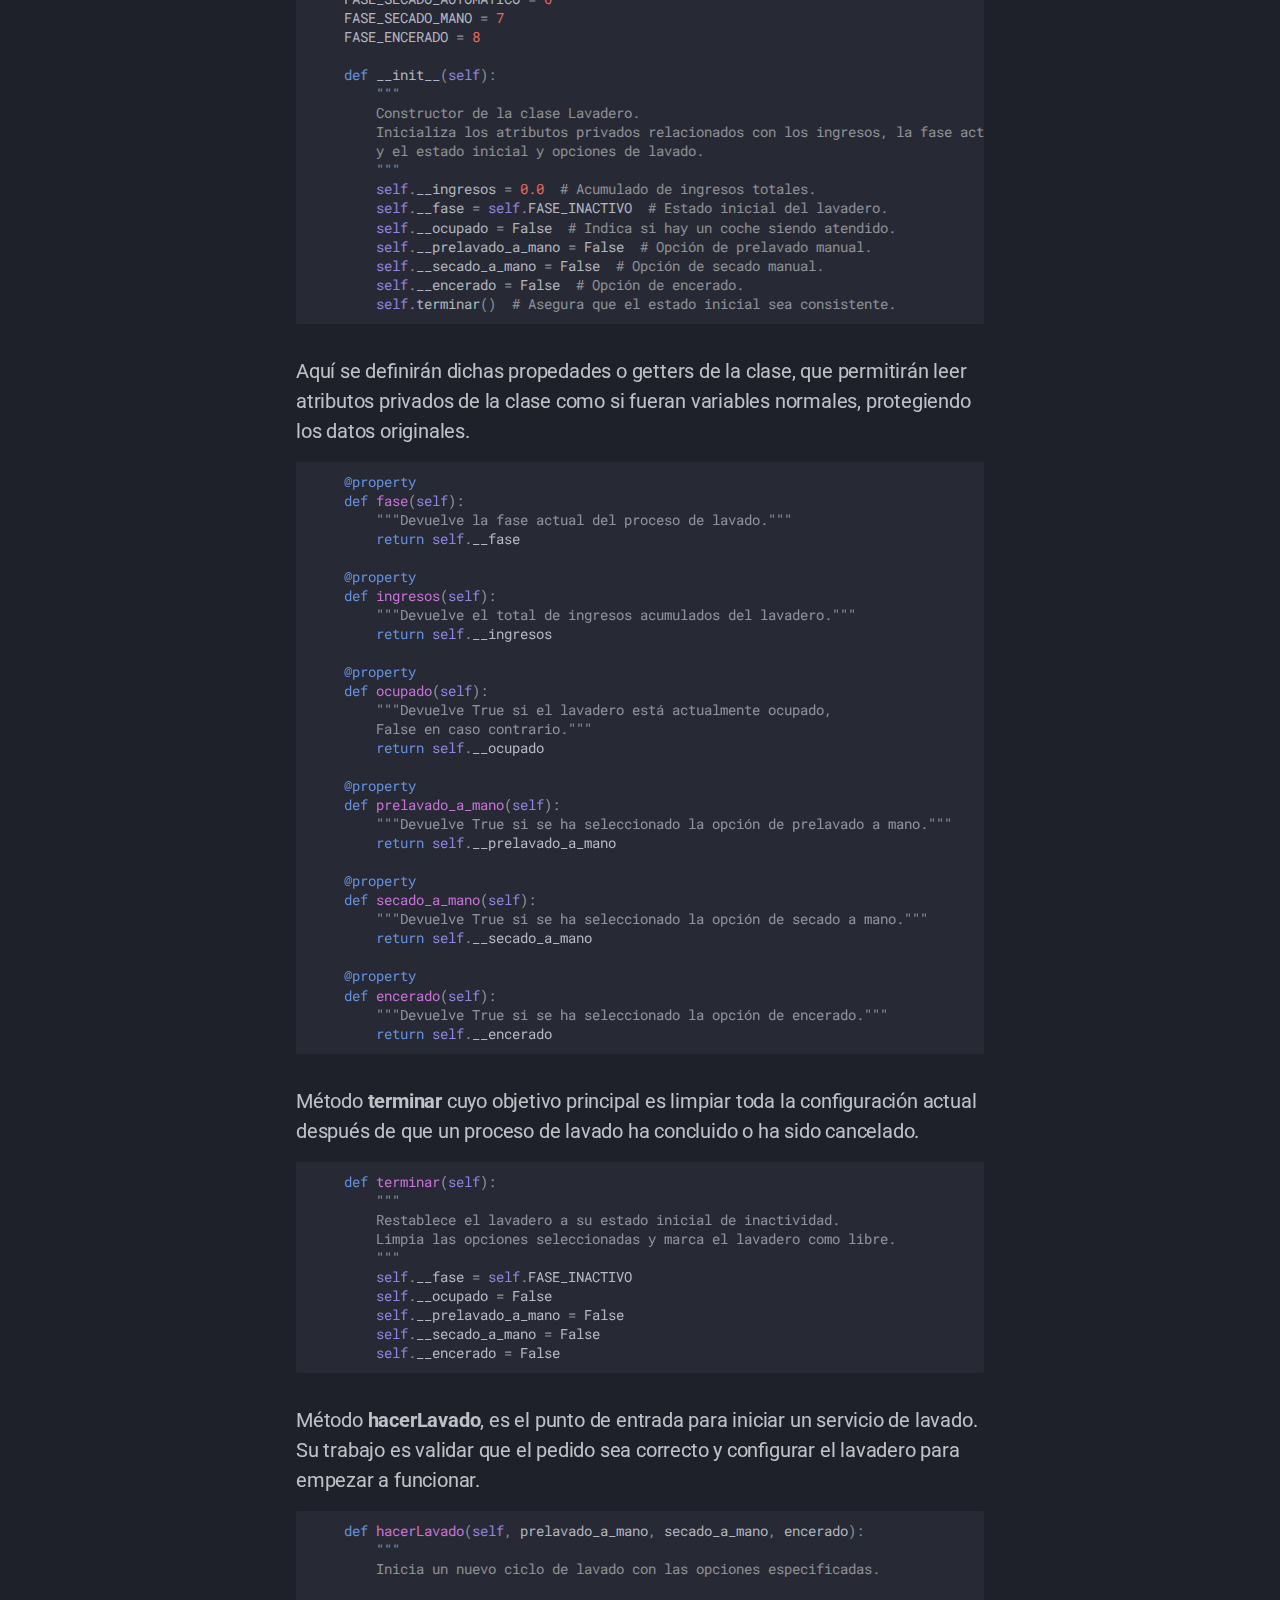
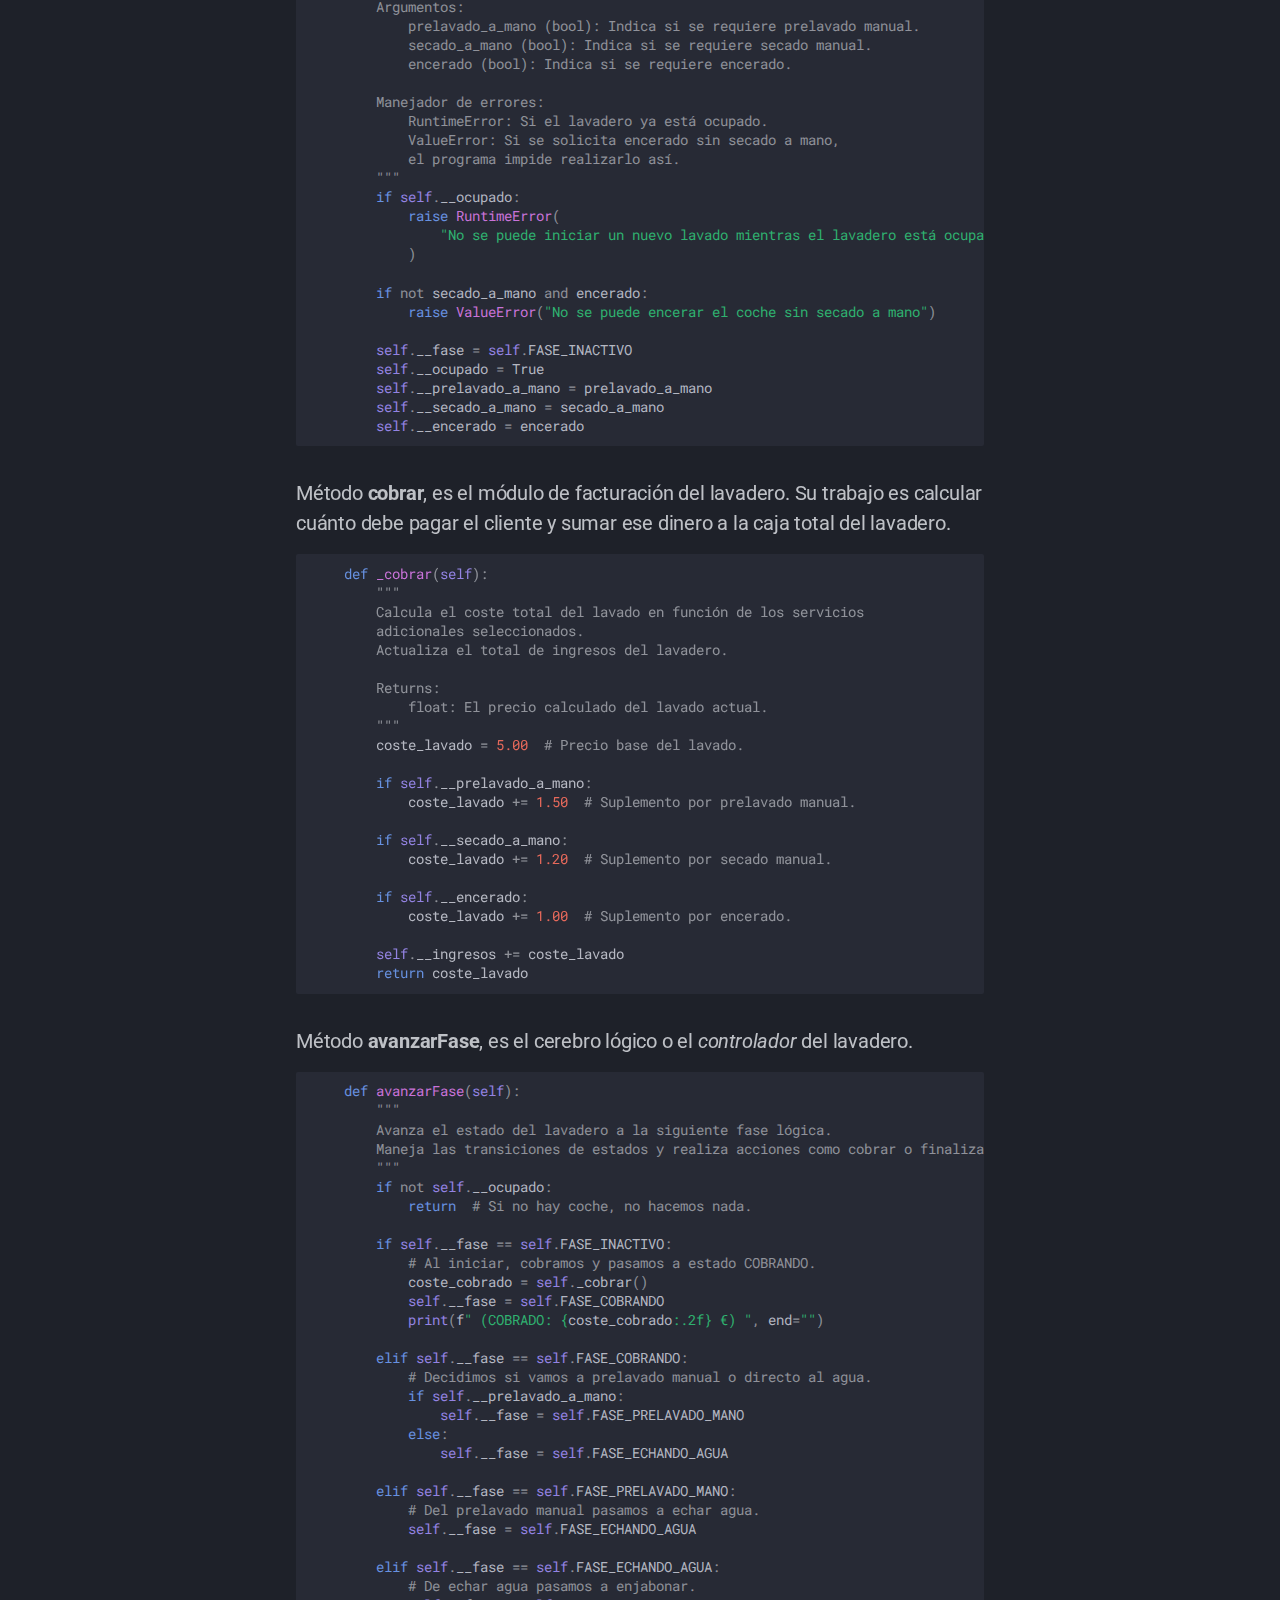
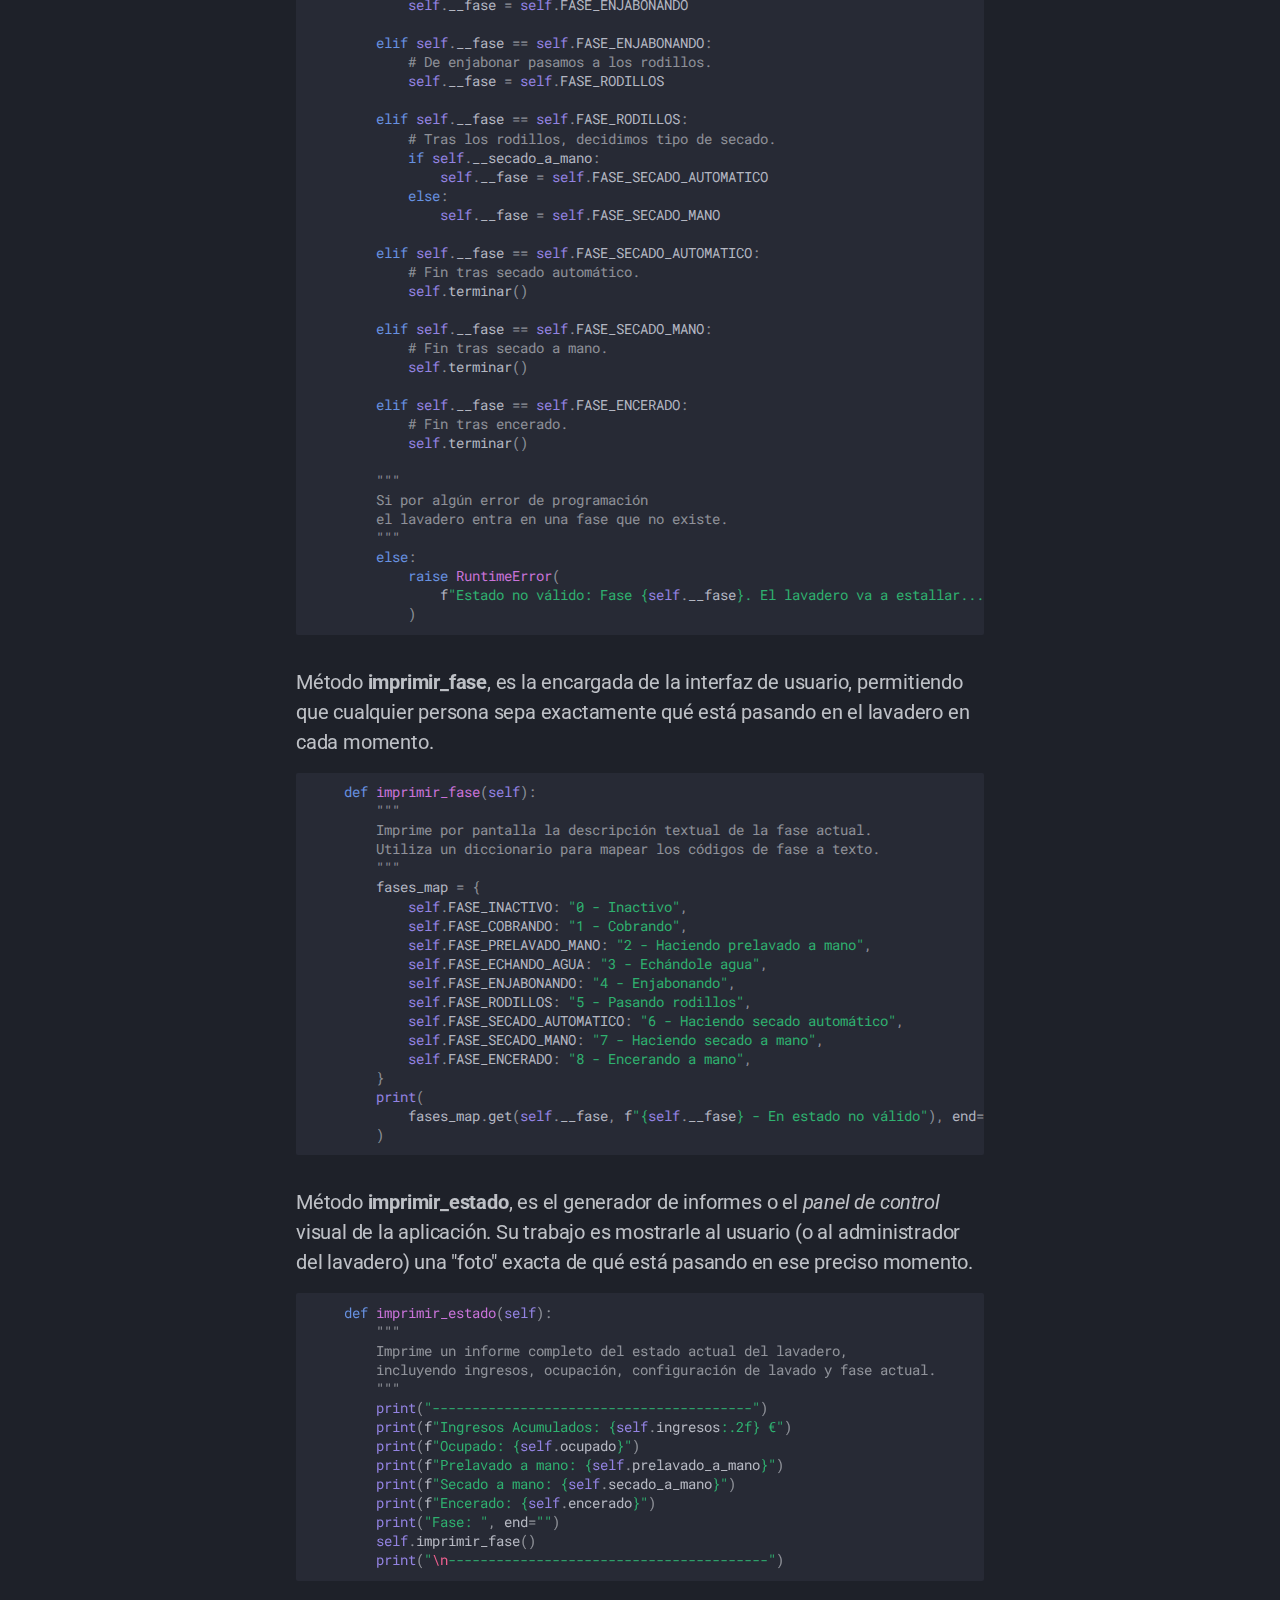
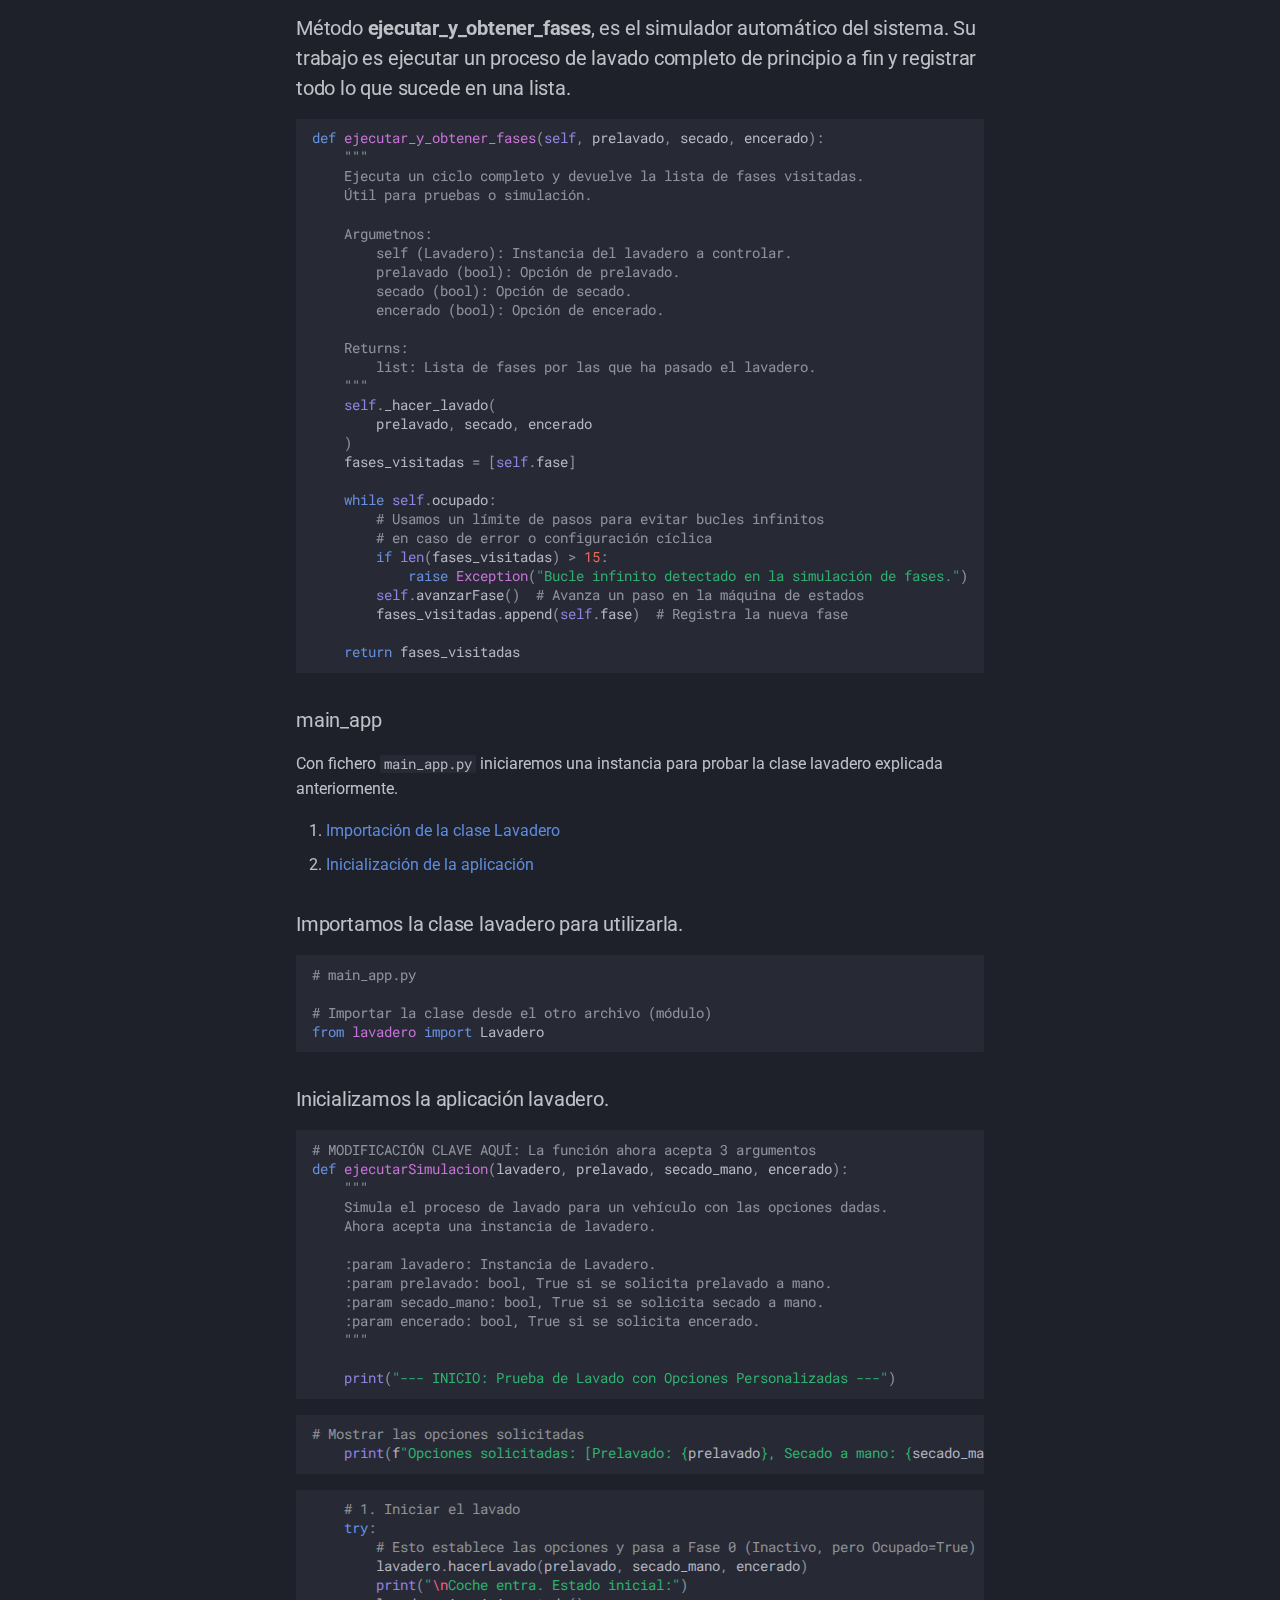
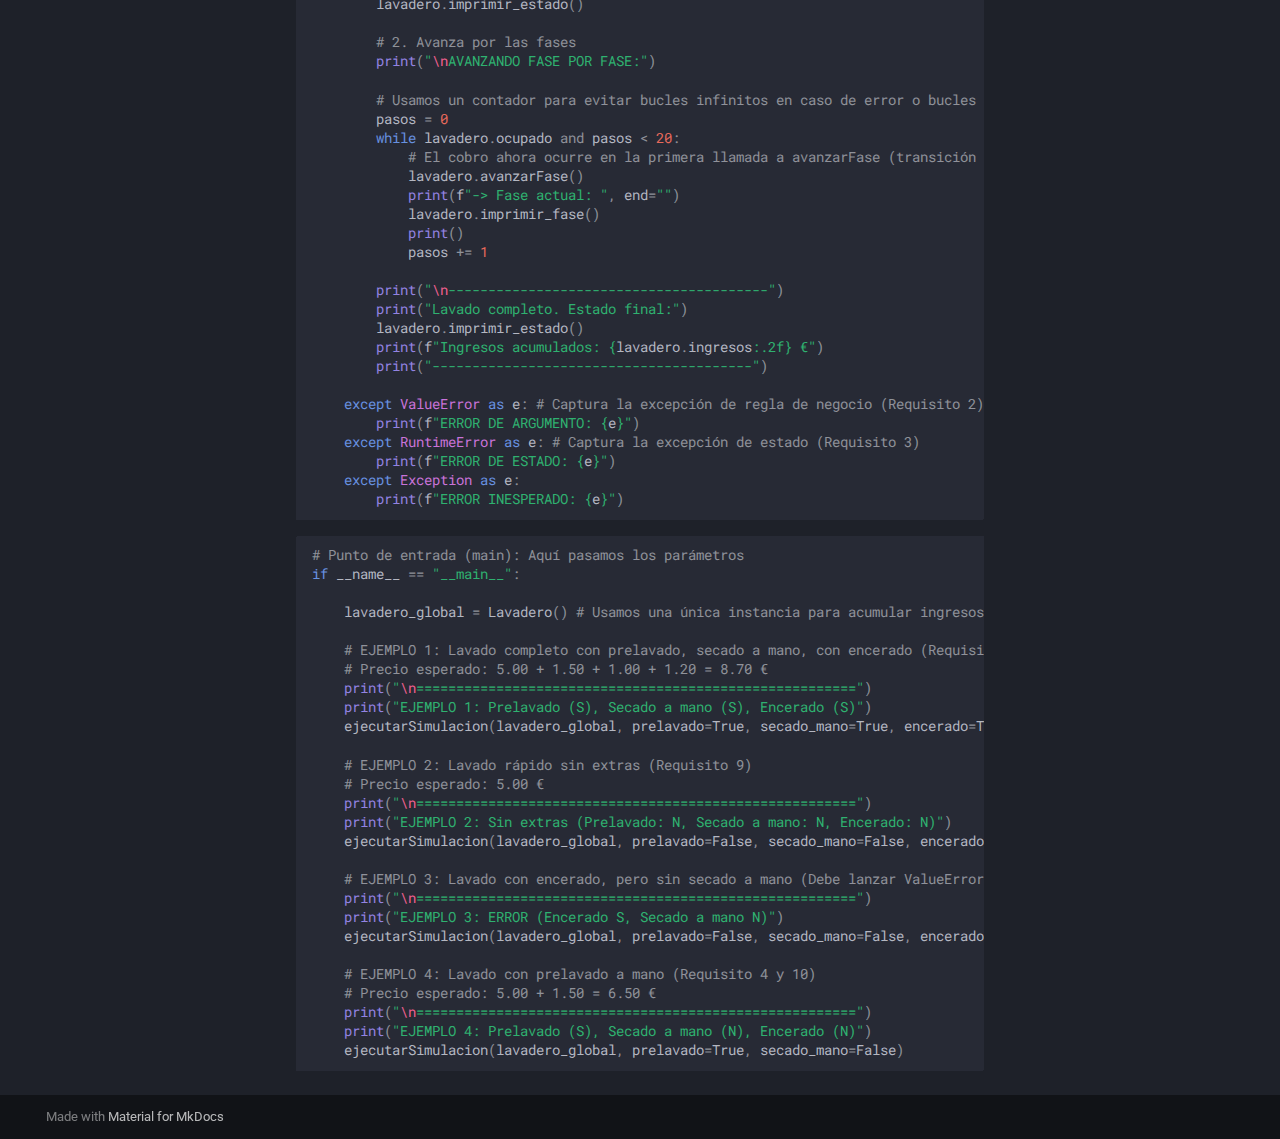
<file: elementos/index.html>
<!DOCTYPE html><html lang="es" class="no-js"><head>
    
      <meta charset="utf-8">
      <meta name="viewport" content="width=device-width,initial-scale=1">
      
        <meta name="description" content="Documentación de la Tarea Unidad 1 - RA1 sobre depuración, pruebas y sandbox de aplicaciones web con Docker.">
      
      
        <meta name="author" content="Jonathan Barbero Sánchez">
      
      
      
        <link rel="prev" href="..">
      
      
        <link rel="next" href="../ejecucionDepuracion/">
      
      
        
      
      
      <link rel="icon" href="../assets/images/favicon.png">
      <meta name="generator" content="mkdocs-1.6.1, mkdocs-material-9.7.1">
    
    
      
        <title>Elementos - Tarea Unidad 1 - RA1</title>
      
    
    
      <link rel="stylesheet" href="../assets/stylesheets/main.484c7ddc.min.css">
      
        
        <link rel="stylesheet" href="../assets/stylesheets/palette.ab4e12ef.min.css">
      
      


    
    
      
    
    
      
        
        
        <link rel="preconnect" href="https://fonts.gstatic.com" crossorigin>
        <link rel="stylesheet" href="https://fonts.googleapis.com/css?family=Roboto:300,300i,400,400i,700,700i%7CRoboto+Mono:400,400i,700,700i&amp;display=fallback">
        <style>:root{--md-text-font:"Roboto";--md-code-font:"Roboto Mono"}</style>
      
    
    
      <link rel="stylesheet" href="../stylesheets/extra.css">
    
    <script>__md_scope=new URL("..",location),__md_hash=e=>[...e].reduce(((e,_)=>(e<<5)-e+_.charCodeAt(0)),0),__md_get=(e,_=localStorage,t=__md_scope)=>JSON.parse(_.getItem(t.pathname+"."+e)),__md_set=(e,_,t=localStorage,a=__md_scope)=>{try{t.setItem(a.pathname+"."+e,JSON.stringify(_))}catch(e){}}</script>
    
      

    
    
  <link href="../assets/stylesheets/glightbox.min.css" rel="stylesheet"><script src="../assets/javascripts/glightbox.min.js"></script><style id="glightbox-style">
            html.glightbox-open { overflow: initial; height: 100%; }
            .gslide-title { margin-top: 0px; user-select: text; }
            .gslide-desc { color: #666; user-select: text; }
            .gslide-image img { background: white; }
            .gscrollbar-fixer { padding-right: 15px; }
            .gdesc-inner { font-size: 0.75rem; }
            body[data-md-color-scheme="slate"] .gdesc-inner { background: var(--md-default-bg-color); }
            body[data-md-color-scheme="slate"] .gslide-title { color: var(--md-default-fg-color); }
            body[data-md-color-scheme="slate"] .gslide-desc { color: var(--md-default-fg-color); }
        </style></head>
  
  
    
    
      
    
    
    
    
    <body dir="ltr" data-md-color-scheme="slate" data-md-color-primary="black" data-md-color-accent="lime">
  
    
    <input class="md-toggle" data-md-toggle="drawer" type="checkbox" id="__drawer" autocomplete="off">
    <input class="md-toggle" data-md-toggle="search" type="checkbox" id="__search" autocomplete="off">
    <label class="md-overlay" for="__drawer"></label>
    <div data-md-component="skip">
      
        
        <a href="#documentacion-y-prueba-del-programa" class="md-skip">
          Saltar a contenido
        </a>
      
    </div>
    <div data-md-component="announce">
      
    </div>
    
    
      

  

<header class="md-header md-header--shadow" data-md-component="header">
  <nav class="md-header__inner md-grid" aria-label="Cabecera">
    <a href=".." title="Tarea Unidad 1 - RA1" class="md-header__button md-logo" aria-label="Tarea Unidad 1 - RA1" data-md-component="logo">
      
  
  <svg xmlns="http://www.w3.org/2000/svg" viewBox="0 0 24 24"><path d="M12 8a3 3 0 0 0 3-3 3 3 0 0 0-3-3 3 3 0 0 0-3 3 3 3 0 0 0 3 3m0 3.54C9.64 9.35 6.5 8 3 8v11c3.5 0 6.64 1.35 9 3.54 2.36-2.19 5.5-3.54 9-3.54V8c-3.5 0-6.64 1.35-9 3.54"></path></svg>

    </a>
    <label class="md-header__button md-icon" for="__drawer">
      
      <svg xmlns="http://www.w3.org/2000/svg" viewBox="0 0 24 24"><path d="M3 6h18v2H3zm0 5h18v2H3zm0 5h18v2H3z"></path></svg>
    </label>
    <div class="md-header__title" data-md-component="header-title">
      <div class="md-header__ellipsis">
        <div class="md-header__topic">
          <span class="md-ellipsis">
            Tarea Unidad 1 - RA1
          </span>
        </div>
        <div class="md-header__topic" data-md-component="header-topic">
          <span class="md-ellipsis">
            
              Elementos
            
          </span>
        </div>
      </div>
    </div>
    
      
        <form class="md-header__option" data-md-component="palette">
  
    
    
    
    <input class="md-option" data-md-color-media="" data-md-color-scheme="slate" data-md-color-primary="black" data-md-color-accent="lime" aria-label="Cambiar a modo claro" type="radio" name="__palette" id="__palette_0">
    
      <label class="md-header__button md-icon" title="Cambiar a modo claro" for="__palette_1" hidden>
        <svg xmlns="http://www.w3.org/2000/svg" viewBox="0 0 24 24"><path d="M12 7a5 5 0 0 1 5 5 5 5 0 0 1-5 5 5 5 0 0 1-5-5 5 5 0 0 1 5-5m0 2a3 3 0 0 0-3 3 3 3 0 0 0 3 3 3 3 0 0 0 3-3 3 3 0 0 0-3-3m0-7 2.39 3.42C13.65 5.15 12.84 5 12 5s-1.65.15-2.39.42zM3.34 7l4.16-.35A7.2 7.2 0 0 0 5.94 8.5c-.44.74-.69 1.5-.83 2.29zm.02 10 1.76-3.77a7.131 7.131 0 0 0 2.38 4.14zM20.65 7l-1.77 3.79a7.02 7.02 0 0 0-2.38-4.15zm-.01 10-4.14.36c.59-.51 1.12-1.14 1.54-1.86.42-.73.69-1.5.83-2.29zM12 22l-2.41-3.44c.74.27 1.55.44 2.41.44.82 0 1.63-.17 2.37-.44z"></path></svg>
      </label>
    
  
    
    
    
    <input class="md-option" data-md-color-media="" data-md-color-scheme="default" data-md-color-primary="indigo" data-md-color-accent="purple" aria-label="Cambiar a modo oscuro" type="radio" name="__palette" id="__palette_1">
    
      <label class="md-header__button md-icon" title="Cambiar a modo oscuro" for="__palette_0" hidden>
        <svg xmlns="http://www.w3.org/2000/svg" viewBox="0 0 24 24"><path d="m17.75 4.09-2.53 1.94.91 3.06-2.63-1.81-2.63 1.81.91-3.06-2.53-1.94L12.44 4l1.06-3 1.06 3zm3.5 6.91-1.64 1.25.59 1.98-1.7-1.17-1.7 1.17.59-1.98L15.75 11l2.06-.05L18.5 9l.69 1.95zm-2.28 4.95c.83-.08 1.72 1.1 1.19 1.85-.32.45-.66.87-1.08 1.27C15.17 23 8.84 23 4.94 19.07c-3.91-3.9-3.91-10.24 0-14.14.4-.4.82-.76 1.27-1.08.75-.53 1.93.36 1.85 1.19-.27 2.86.69 5.83 2.89 8.02a9.96 9.96 0 0 0 8.02 2.89m-1.64 2.02a12.08 12.08 0 0 1-7.8-3.47c-2.17-2.19-3.33-5-3.49-7.82-2.81 3.14-2.7 7.96.31 10.98 3.02 3.01 7.84 3.12 10.98.31"></path></svg>
      </label>
    
  
</form>
      
    
    
      <script>var palette=__md_get("__palette");if(palette&&palette.color){if("(prefers-color-scheme)"===palette.color.media){var media=matchMedia("(prefers-color-scheme: light)"),input=document.querySelector(media.matches?"[data-md-color-media='(prefers-color-scheme: light)']":"[data-md-color-media='(prefers-color-scheme: dark)']");palette.color.media=input.getAttribute("data-md-color-media"),palette.color.scheme=input.getAttribute("data-md-color-scheme"),palette.color.primary=input.getAttribute("data-md-color-primary"),palette.color.accent=input.getAttribute("data-md-color-accent")}for(var[key,value]of Object.entries(palette.color))document.body.setAttribute("data-md-color-"+key,value)}</script>
    
    
    
      
      
        <label class="md-header__button md-icon" for="__search">
          
          <svg xmlns="http://www.w3.org/2000/svg" viewBox="0 0 24 24"><path d="M9.5 3A6.5 6.5 0 0 1 16 9.5c0 1.61-.59 3.09-1.56 4.23l.27.27h.79l5 5-1.5 1.5-5-5v-.79l-.27-.27A6.52 6.52 0 0 1 9.5 16 6.5 6.5 0 0 1 3 9.5 6.5 6.5 0 0 1 9.5 3m0 2C7 5 5 7 5 9.5S7 14 9.5 14 14 12 14 9.5 12 5 9.5 5"></path></svg>
        </label>
        <div class="md-search" data-md-component="search" role="dialog">
  <label class="md-search__overlay" for="__search"></label>
  <div class="md-search__inner" role="search">
    <form class="md-search__form" name="search">
      <input type="text" class="md-search__input" name="query" aria-label="Búsqueda" placeholder="Búsqueda" autocapitalize="off" autocorrect="off" autocomplete="off" spellcheck="false" data-md-component="search-query" required>
      <label class="md-search__icon md-icon" for="__search">
        
        <svg xmlns="http://www.w3.org/2000/svg" viewBox="0 0 24 24"><path d="M9.5 3A6.5 6.5 0 0 1 16 9.5c0 1.61-.59 3.09-1.56 4.23l.27.27h.79l5 5-1.5 1.5-5-5v-.79l-.27-.27A6.52 6.52 0 0 1 9.5 16 6.5 6.5 0 0 1 3 9.5 6.5 6.5 0 0 1 9.5 3m0 2C7 5 5 7 5 9.5S7 14 9.5 14 14 12 14 9.5 12 5 9.5 5"></path></svg>
        
        <svg xmlns="http://www.w3.org/2000/svg" viewBox="0 0 24 24"><path d="M20 11v2H8l5.5 5.5-1.42 1.42L4.16 12l7.92-7.92L13.5 5.5 8 11z"></path></svg>
      </label>
      <nav class="md-search__options" aria-label="Buscar">
        
        <button type="reset" class="md-search__icon md-icon" title="Limpiar" aria-label="Limpiar" tabindex="-1">
          
          <svg xmlns="http://www.w3.org/2000/svg" viewBox="0 0 24 24"><path d="M19 6.41 17.59 5 12 10.59 6.41 5 5 6.41 10.59 12 5 17.59 6.41 19 12 13.41 17.59 19 19 17.59 13.41 12z"></path></svg>
        </button>
      </nav>
      
    </form>
    <div class="md-search__output">
      <div class="md-search__scrollwrap" tabindex="0" data-md-scrollfix>
        <div class="md-search-result" data-md-component="search-result">
          <div class="md-search-result__meta">
            Inicializando búsqueda
          </div>
          <ol class="md-search-result__list" role="presentation"></ol>
        </div>
      </div>
    </div>
  </div>
</div>
      
    
    
  </nav>
  
</header>
    
    <div class="md-container" data-md-component="container">
      
      
        
          
        
      
      <main class="md-main" data-md-component="main">
        <div class="md-main__inner md-grid">
          
            
              
              <div class="md-sidebar md-sidebar--primary" data-md-component="sidebar" data-md-type="navigation">
                <div class="md-sidebar__scrollwrap">
                  <div class="md-sidebar__inner">
                    



<nav class="md-nav md-nav--primary" aria-label="Navegación" data-md-level="0">
  <label class="md-nav__title" for="__drawer">
    <a href=".." title="Tarea Unidad 1 - RA1" class="md-nav__button md-logo" aria-label="Tarea Unidad 1 - RA1" data-md-component="logo">
      
  
  <svg xmlns="http://www.w3.org/2000/svg" viewBox="0 0 24 24"><path d="M12 8a3 3 0 0 0 3-3 3 3 0 0 0-3-3 3 3 0 0 0-3 3 3 3 0 0 0 3 3m0 3.54C9.64 9.35 6.5 8 3 8v11c3.5 0 6.64 1.35 9 3.54 2.36-2.19 5.5-3.54 9-3.54V8c-3.5 0-6.64 1.35-9 3.54"></path></svg>

    </a>
    Tarea Unidad 1 - RA1
  </label>
  
  <ul class="md-nav__list" data-md-scrollfix>
    
      
      
  
  
  
  
    <li class="md-nav__item">
      <a href=".." class="md-nav__link">
        
  
  
  <span class="md-ellipsis">
    
  
    Home
  

    
  </span>
  
  

      </a>
    </li>
  

    
      
      
  
  
    
  
  
  
    <li class="md-nav__item md-nav__item--active">
      
      <input class="md-nav__toggle md-toggle" type="checkbox" id="__toc">
      
      
        
      
      
        <label class="md-nav__link md-nav__link--active" for="__toc">
          
  
  
  <span class="md-ellipsis">
    
  
    Elementos
  

    
  </span>
  
  

          <span class="md-nav__icon md-icon"></span>
        </label>
      
      <a href="./" class="md-nav__link md-nav__link--active">
        
  
  
  <span class="md-ellipsis">
    
  
    Elementos
  

    
  </span>
  
  

      </a>
      
        

<nav class="md-nav md-nav--secondary" aria-label="Tabla de contenidos">
  
  
  
    
  
  
    <label class="md-nav__title" for="__toc">
      <span class="md-nav__icon md-icon"></span>
      Tabla de contenidos
    </label>
    <ul class="md-nav__list" data-md-component="toc" data-md-scrollfix>
      
        <li class="md-nav__item">
  <a href="#introduccion" class="md-nav__link">
    <span class="md-ellipsis">
      
        Introducción.
      
    </span>
  </a>
  
</li>
      
        <li class="md-nav__item">
  <a href="#aplicacion" class="md-nav__link">
    <span class="md-ellipsis">
      
        Aplicación.
      
    </span>
  </a>
  
</li>
      
        <li class="md-nav__item">
  <a href="#comentarios-en-el-codigo" class="md-nav__link">
    <span class="md-ellipsis">
      
        Comentarios en el código.
      
    </span>
  </a>
  
    <nav class="md-nav" aria-label="Comentarios en el código.">
      <ul class="md-nav__list">
        
          <li class="md-nav__item">
  <a href="#lavadero" class="md-nav__link">
    <span class="md-ellipsis">
      
        lavadero
      
    </span>
  </a>
  
</li>
        
          <li class="md-nav__item">
  <a href="#comenzamos-con-la-clase-lavadero-y-el-constructor" class="md-nav__link">
    <span class="md-ellipsis">
      
        Comenzamos con la clase Lavadero y el constructor.
      
    </span>
  </a>
  
</li>
        
          <li class="md-nav__item">
  <a href="#aqui-se-definiran-dichas-propedades-o-getters-de-la-clase-que-permitiran-leer-atributos-privados-de-la-clase-como-si-fueran-variables-normales-protegiendo-los-datos-originales" class="md-nav__link">
    <span class="md-ellipsis">
      
        Aquí se definirán dichas propedades o getters de la clase, que permitirán leer atributos privados de la clase como si fueran variables normales, protegiendo los datos originales.
      
    </span>
  </a>
  
</li>
        
          <li class="md-nav__item">
  <a href="#metodo-terminar-cuyo-objetivo-principal-es-limpiar-toda-la-configuracion-actual-despues-de-que-un-proceso-de-lavado-ha-concluido-o-ha-sido-cancelado" class="md-nav__link">
    <span class="md-ellipsis">
      
        Método terminar cuyo objetivo principal es limpiar toda la configuración actual después de que un proceso de lavado ha concluido o ha sido cancelado.
      
    </span>
  </a>
  
</li>
        
          <li class="md-nav__item">
  <a href="#metodo-hacerlavado-es-el-punto-de-entrada-para-iniciar-un-servicio-de-lavado-su-trabajo-es-validar-que-el-pedido-sea-correcto-y-configurar-el-lavadero-para-empezar-a-funcionar" class="md-nav__link">
    <span class="md-ellipsis">
      
        Método hacerLavado, es el punto de entrada para iniciar un servicio de lavado. Su trabajo es validar que el pedido sea correcto y configurar el lavadero para empezar a funcionar.
      
    </span>
  </a>
  
</li>
        
          <li class="md-nav__item">
  <a href="#metodo-cobrar-es-el-modulo-de-facturacion-del-lavadero-su-trabajo-es-calcular-cuanto-debe-pagar-el-cliente-y-sumar-ese-dinero-a-la-caja-total-del-lavadero" class="md-nav__link">
    <span class="md-ellipsis">
      
        Método cobrar, es el módulo de facturación del lavadero. Su trabajo es calcular cuánto debe pagar el cliente y sumar ese dinero a la caja total del lavadero.
      
    </span>
  </a>
  
</li>
        
          <li class="md-nav__item">
  <a href="#metodo-avanzarfase-es-el-cerebro-logico-o-el-controlador-del-lavadero" class="md-nav__link">
    <span class="md-ellipsis">
      
        Método avanzarFase, es el cerebro lógico o el controlador del lavadero.
      
    </span>
  </a>
  
</li>
        
          <li class="md-nav__item">
  <a href="#metodo-imprimir_fase-es-la-encargada-de-la-interfaz-de-usuario-permitiendo-que-cualquier-persona-sepa-exactamente-que-esta-pasando-en-el-lavadero-en-cada-momento" class="md-nav__link">
    <span class="md-ellipsis">
      
        Método imprimir_fase, es la encargada de la interfaz de usuario, permitiendo que cualquier persona sepa exactamente qué está pasando en el lavadero en cada momento.
      
    </span>
  </a>
  
</li>
        
          <li class="md-nav__item">
  <a href="#[base64]" class="md-nav__link">
    <span class="md-ellipsis">
      
        Método imprimir_estado, es el generador de informes o el panel de control visual de la aplicación. Su trabajo es mostrarle al usuario (o al administrador del lavadero) una "foto" exacta de qué está pasando en ese preciso momento.
      
    </span>
  </a>
  
</li>
        
          <li class="md-nav__item">
  <a href="#metodo-ejecutar_y_obtener_fases-es-el-simulador-automatico-del-sistema-su-trabajo-es-ejecutar-un-proceso-de-lavado-completo-de-principio-a-fin-y-registrar-todo-lo-que-sucede-en-una-lista" class="md-nav__link">
    <span class="md-ellipsis">
      
        Método ejecutar_y_obtener_fases, es el simulador automático del sistema. Su trabajo es ejecutar un proceso de lavado completo de principio a fin y registrar todo lo que sucede en una lista.
      
    </span>
  </a>
  
</li>
        
          <li class="md-nav__item">
  <a href="#main_app" class="md-nav__link">
    <span class="md-ellipsis">
      
        main_app
      
    </span>
  </a>
  
</li>
        
          <li class="md-nav__item">
  <a href="#importamos-la-clase-lavadero-para-utilizarla" class="md-nav__link">
    <span class="md-ellipsis">
      
        Importamos la clase lavadero para utilizarla.
      
    </span>
  </a>
  
</li>
        
          <li class="md-nav__item">
  <a href="#inicializamos-la-aplicacion-lavadero" class="md-nav__link">
    <span class="md-ellipsis">
      
        Inicializamos la aplicación lavadero.
      
    </span>
  </a>
  
</li>
        
      </ul>
    </nav>
  
</li>
      
    </ul>
  
</nav>
      
    </li>
  

    
      
      
  
  
  
  
    <li class="md-nav__item">
      <a href="../ejecucionDepuracion/" class="md-nav__link">
        
  
  
  <span class="md-ellipsis">
    
  
    Ejecución y depuración
  

    
  </span>
  
  

      </a>
    </li>
  

    
      
      
  
  
  
  
    <li class="md-nav__item">
      <a href="../pruebas/" class="md-nav__link">
        
  
  
  <span class="md-ellipsis">
    
  
    Pruebas
  

    
  </span>
  
  

      </a>
    </li>
  

    
      
      
  
  
  
  
    <li class="md-nav__item">
      <a href="../sandbox/" class="md-nav__link">
        
  
  
  <span class="md-ellipsis">
    
  
    Sandbox
  

    
  </span>
  
  

      </a>
    </li>
  

    
      
      
  
  
  
  
    <li class="md-nav__item">
      <a href="../reflexiones/" class="md-nav__link">
        
  
  
  <span class="md-ellipsis">
    
  
    Reflexiones
  

    
  </span>
  
  

      </a>
    </li>
  

    
  </ul>
</nav>
                  </div>
                </div>
              </div>
            
            
              
              <div class="md-sidebar md-sidebar--secondary" data-md-component="sidebar" data-md-type="toc">
                <div class="md-sidebar__scrollwrap">
                  <div class="md-sidebar__inner">
                    

<nav class="md-nav md-nav--secondary" aria-label="Tabla de contenidos">
  
  
  
    
  
  
    <label class="md-nav__title" for="__toc">
      <span class="md-nav__icon md-icon"></span>
      Tabla de contenidos
    </label>
    <ul class="md-nav__list" data-md-component="toc" data-md-scrollfix>
      
        <li class="md-nav__item">
  <a href="#introduccion" class="md-nav__link">
    <span class="md-ellipsis">
      
        Introducción.
      
    </span>
  </a>
  
</li>
      
        <li class="md-nav__item">
  <a href="#aplicacion" class="md-nav__link">
    <span class="md-ellipsis">
      
        Aplicación.
      
    </span>
  </a>
  
</li>
      
        <li class="md-nav__item">
  <a href="#comentarios-en-el-codigo" class="md-nav__link">
    <span class="md-ellipsis">
      
        Comentarios en el código.
      
    </span>
  </a>
  
    <nav class="md-nav" aria-label="Comentarios en el código.">
      <ul class="md-nav__list">
        
          <li class="md-nav__item">
  <a href="#lavadero" class="md-nav__link">
    <span class="md-ellipsis">
      
        lavadero
      
    </span>
  </a>
  
</li>
        
          <li class="md-nav__item">
  <a href="#comenzamos-con-la-clase-lavadero-y-el-constructor" class="md-nav__link">
    <span class="md-ellipsis">
      
        Comenzamos con la clase Lavadero y el constructor.
      
    </span>
  </a>
  
</li>
        
          <li class="md-nav__item">
  <a href="#aqui-se-definiran-dichas-propedades-o-getters-de-la-clase-que-permitiran-leer-atributos-privados-de-la-clase-como-si-fueran-variables-normales-protegiendo-los-datos-originales" class="md-nav__link">
    <span class="md-ellipsis">
      
        Aquí se definirán dichas propedades o getters de la clase, que permitirán leer atributos privados de la clase como si fueran variables normales, protegiendo los datos originales.
      
    </span>
  </a>
  
</li>
        
          <li class="md-nav__item">
  <a href="#metodo-terminar-cuyo-objetivo-principal-es-limpiar-toda-la-configuracion-actual-despues-de-que-un-proceso-de-lavado-ha-concluido-o-ha-sido-cancelado" class="md-nav__link">
    <span class="md-ellipsis">
      
        Método terminar cuyo objetivo principal es limpiar toda la configuración actual después de que un proceso de lavado ha concluido o ha sido cancelado.
      
    </span>
  </a>
  
</li>
        
          <li class="md-nav__item">
  <a href="#metodo-hacerlavado-es-el-punto-de-entrada-para-iniciar-un-servicio-de-lavado-su-trabajo-es-validar-que-el-pedido-sea-correcto-y-configurar-el-lavadero-para-empezar-a-funcionar" class="md-nav__link">
    <span class="md-ellipsis">
      
        Método hacerLavado, es el punto de entrada para iniciar un servicio de lavado. Su trabajo es validar que el pedido sea correcto y configurar el lavadero para empezar a funcionar.
      
    </span>
  </a>
  
</li>
        
          <li class="md-nav__item">
  <a href="#metodo-cobrar-es-el-modulo-de-facturacion-del-lavadero-su-trabajo-es-calcular-cuanto-debe-pagar-el-cliente-y-sumar-ese-dinero-a-la-caja-total-del-lavadero" class="md-nav__link">
    <span class="md-ellipsis">
      
        Método cobrar, es el módulo de facturación del lavadero. Su trabajo es calcular cuánto debe pagar el cliente y sumar ese dinero a la caja total del lavadero.
      
    </span>
  </a>
  
</li>
        
          <li class="md-nav__item">
  <a href="#metodo-avanzarfase-es-el-cerebro-logico-o-el-controlador-del-lavadero" class="md-nav__link">
    <span class="md-ellipsis">
      
        Método avanzarFase, es el cerebro lógico o el controlador del lavadero.
      
    </span>
  </a>
  
</li>
        
          <li class="md-nav__item">
  <a href="#metodo-imprimir_fase-es-la-encargada-de-la-interfaz-de-usuario-permitiendo-que-cualquier-persona-sepa-exactamente-que-esta-pasando-en-el-lavadero-en-cada-momento" class="md-nav__link">
    <span class="md-ellipsis">
      
        Método imprimir_fase, es la encargada de la interfaz de usuario, permitiendo que cualquier persona sepa exactamente qué está pasando en el lavadero en cada momento.
      
    </span>
  </a>
  
</li>
        
          <li class="md-nav__item">
  <a href="#[base64]" class="md-nav__link">
    <span class="md-ellipsis">
      
        Método imprimir_estado, es el generador de informes o el panel de control visual de la aplicación. Su trabajo es mostrarle al usuario (o al administrador del lavadero) una "foto" exacta de qué está pasando en ese preciso momento.
      
    </span>
  </a>
  
</li>
        
          <li class="md-nav__item">
  <a href="#metodo-ejecutar_y_obtener_fases-es-el-simulador-automatico-del-sistema-su-trabajo-es-ejecutar-un-proceso-de-lavado-completo-de-principio-a-fin-y-registrar-todo-lo-que-sucede-en-una-lista" class="md-nav__link">
    <span class="md-ellipsis">
      
        Método ejecutar_y_obtener_fases, es el simulador automático del sistema. Su trabajo es ejecutar un proceso de lavado completo de principio a fin y registrar todo lo que sucede en una lista.
      
    </span>
  </a>
  
</li>
        
          <li class="md-nav__item">
  <a href="#main_app" class="md-nav__link">
    <span class="md-ellipsis">
      
        main_app
      
    </span>
  </a>
  
</li>
        
          <li class="md-nav__item">
  <a href="#importamos-la-clase-lavadero-para-utilizarla" class="md-nav__link">
    <span class="md-ellipsis">
      
        Importamos la clase lavadero para utilizarla.
      
    </span>
  </a>
  
</li>
        
          <li class="md-nav__item">
  <a href="#inicializamos-la-aplicacion-lavadero" class="md-nav__link">
    <span class="md-ellipsis">
      
        Inicializamos la aplicación lavadero.
      
    </span>
  </a>
  
</li>
        
      </ul>
    </nav>
  
</li>
      
    </ul>
  
</nav>
                  </div>
                </div>
              </div>
            
          
          
            <div class="md-content" data-md-component="content">
              
              <article class="md-content__inner md-typeset">
                
                  



<h1 id="documentacion-y-prueba-del-programa">Documentación y prueba del programa.</h1>
<p><em>Elementos de Python</em></p>
<ol>
<li><a href="#introduccion">Introducción.</a></li>
<li><a href="#aplicacion">Aplicación.</a></li>
<li><a href="#comentarios-en-el-codigo">Implementación de los comentarios.</a><ol>
<li><a href="#lavadero">Fichero lavadero.py</a></li>
<li><a href="#main_app">Fichero main_app.py</a></li>
</ol>
</li>
</ol>
<hr>
<h2 id="introduccion">Introducción.</h2>
<p>Analizaremos el código de la aplicación lavadero, la cual se compone de dos ficheros:</p>
<ul>
<li><code>lavadero.py</code></li>
<li><code>main_app.py</code></li>
</ul>
<h2 id="aplicacion">Aplicación.</h2>
<p>La aplicación modela el ciclo de vida completo del proceso de limpieza de un vehículo, funcionando como una máquina de estados que gestiona las transiciones entre las distintas etapas del lavado según los servicios contratados.</p>
<h2 id="comentarios-en-el-codigo">Comentarios en el código.</h2>
<h3 id="lavadero">lavadero</h3>
<p>El fichero <code>lavadero.py</code> contiene la clase <strong>Lavadero</strong>, la cual deglosaremos en los siguientes apartados:</p>
<ol>
<li><a href="#clase">Clase</a></li>
<li><a href="#getter-de-la-clase">Getters de la clase</a></li>
<li><a href="#metodo-terminar">Función terminar</a></li>
<li><a href="#metodo-hacerlavado">Función hacerLavado</a></li>
<li><a href="#metodo-cobrar">La función cobrar</a></li>
<li><a href="#metodo-avanzarfase">La función avanzarFase</a></li>
<li><a href="#metodo-imprimir_fase">La función imprimir_fase</a></li>
<li><a href="#metodo-imprimir_estado">La función imprimir_estado</a></li>
<li><a href="#metodo-ejecutar_y_obtener_fases">La función ejecutar_y_obtener_fases</a></li>
</ol>
<p><a id="clase"></a></p>
<h3 id="comenzamos-con-la-clase-lavadero-y-el-constructor">Comenzamos con la clase <strong>Lavadero</strong> y el constructor.</h3>
<div class="language-python highlight"><pre><span></span><code><span id="__span-0-1"><a id="__codelineno-0-1" name="__codelineno-0-1" href="#__codelineno-0-1"></a><span class="k">class</span><span class="w"> </span><span class="nc">Lavadero</span><span class="p">:</span>
</span><span id="__span-0-2"><a id="__codelineno-0-2" name="__codelineno-0-2" href="#__codelineno-0-2"></a><span class="w">    </span><span class="sd">"""</span>
</span><span id="__span-0-3"><a id="__codelineno-0-3" name="__codelineno-0-3" href="#__codelineno-0-3"></a><span class="sd">    Simula el estado y las operaciones de un túnel de lavado de coches.</span>
</span><span id="__span-0-4"><a id="__codelineno-0-4" name="__codelineno-0-4" href="#__codelineno-0-4"></a><span class="sd">    Cumple con los requisitos de estado, avance de fase y reglas de negocio.</span>
</span><span id="__span-0-5"><a id="__codelineno-0-5" name="__codelineno-0-5" href="#__codelineno-0-5"></a><span class="sd">    """</span>
</span><span id="__span-0-6"><a id="__codelineno-0-6" name="__codelineno-0-6" href="#__codelineno-0-6"></a>
</span><span id="__span-0-7"><a id="__codelineno-0-7" name="__codelineno-0-7" href="#__codelineno-0-7"></a>    <span class="n">FASE_INACTIVO</span> <span class="o">=</span> <span class="mi">0</span>
</span><span id="__span-0-8"><a id="__codelineno-0-8" name="__codelineno-0-8" href="#__codelineno-0-8"></a>    <span class="n">FASE_COBRANDO</span> <span class="o">=</span> <span class="mi">1</span>
</span><span id="__span-0-9"><a id="__codelineno-0-9" name="__codelineno-0-9" href="#__codelineno-0-9"></a>    <span class="n">FASE_PRELAVADO_MANO</span> <span class="o">=</span> <span class="mi">2</span>
</span><span id="__span-0-10"><a id="__codelineno-0-10" name="__codelineno-0-10" href="#__codelineno-0-10"></a>    <span class="n">FASE_ECHANDO_AGUA</span> <span class="o">=</span> <span class="mi">3</span>
</span><span id="__span-0-11"><a id="__codelineno-0-11" name="__codelineno-0-11" href="#__codelineno-0-11"></a>    <span class="n">FASE_ENJABONANDO</span> <span class="o">=</span> <span class="mi">4</span>
</span><span id="__span-0-12"><a id="__codelineno-0-12" name="__codelineno-0-12" href="#__codelineno-0-12"></a>    <span class="n">FASE_RODILLOS</span> <span class="o">=</span> <span class="mi">5</span>
</span><span id="__span-0-13"><a id="__codelineno-0-13" name="__codelineno-0-13" href="#__codelineno-0-13"></a>    <span class="n">FASE_SECADO_AUTOMATICO</span> <span class="o">=</span> <span class="mi">6</span>
</span><span id="__span-0-14"><a id="__codelineno-0-14" name="__codelineno-0-14" href="#__codelineno-0-14"></a>    <span class="n">FASE_SECADO_MANO</span> <span class="o">=</span> <span class="mi">7</span>
</span><span id="__span-0-15"><a id="__codelineno-0-15" name="__codelineno-0-15" href="#__codelineno-0-15"></a>    <span class="n">FASE_ENCERADO</span> <span class="o">=</span> <span class="mi">8</span>
</span><span id="__span-0-16"><a id="__codelineno-0-16" name="__codelineno-0-16" href="#__codelineno-0-16"></a>
</span><span id="__span-0-17"><a id="__codelineno-0-17" name="__codelineno-0-17" href="#__codelineno-0-17"></a>    <span class="k">def</span><span class="w"> </span><span class="fm">__init__</span><span class="p">(</span><span class="bp">self</span><span class="p">):</span>
</span><span id="__span-0-18"><a id="__codelineno-0-18" name="__codelineno-0-18" href="#__codelineno-0-18"></a><span class="w">        </span><span class="sd">"""</span>
</span><span id="__span-0-19"><a id="__codelineno-0-19" name="__codelineno-0-19" href="#__codelineno-0-19"></a><span class="sd">        Constructor de la clase Lavadero.</span>
</span><span id="__span-0-20"><a id="__codelineno-0-20" name="__codelineno-0-20" href="#__codelineno-0-20"></a><span class="sd">        Inicializa los atributos privados relacionados con los ingresos, la fase actual</span>
</span><span id="__span-0-21"><a id="__codelineno-0-21" name="__codelineno-0-21" href="#__codelineno-0-21"></a><span class="sd">        y el estado inicial y opciones de lavado.</span>
</span><span id="__span-0-22"><a id="__codelineno-0-22" name="__codelineno-0-22" href="#__codelineno-0-22"></a><span class="sd">        """</span>
</span><span id="__span-0-23"><a id="__codelineno-0-23" name="__codelineno-0-23" href="#__codelineno-0-23"></a>        <span class="bp">self</span><span class="o">.</span><span class="n">__ingresos</span> <span class="o">=</span> <span class="mf">0.0</span>  <span class="c1"># Acumulado de ingresos totales.</span>
</span><span id="__span-0-24"><a id="__codelineno-0-24" name="__codelineno-0-24" href="#__codelineno-0-24"></a>        <span class="bp">self</span><span class="o">.</span><span class="n">__fase</span> <span class="o">=</span> <span class="bp">self</span><span class="o">.</span><span class="n">FASE_INACTIVO</span>  <span class="c1"># Estado inicial del lavadero.</span>
</span><span id="__span-0-25"><a id="__codelineno-0-25" name="__codelineno-0-25" href="#__codelineno-0-25"></a>        <span class="bp">self</span><span class="o">.</span><span class="n">__ocupado</span> <span class="o">=</span> <span class="kc">False</span>  <span class="c1"># Indica si hay un coche siendo atendido.</span>
</span><span id="__span-0-26"><a id="__codelineno-0-26" name="__codelineno-0-26" href="#__codelineno-0-26"></a>        <span class="bp">self</span><span class="o">.</span><span class="n">__prelavado_a_mano</span> <span class="o">=</span> <span class="kc">False</span>  <span class="c1"># Opción de prelavado manual.</span>
</span><span id="__span-0-27"><a id="__codelineno-0-27" name="__codelineno-0-27" href="#__codelineno-0-27"></a>        <span class="bp">self</span><span class="o">.</span><span class="n">__secado_a_mano</span> <span class="o">=</span> <span class="kc">False</span>  <span class="c1"># Opción de secado manual.</span>
</span><span id="__span-0-28"><a id="__codelineno-0-28" name="__codelineno-0-28" href="#__codelineno-0-28"></a>        <span class="bp">self</span><span class="o">.</span><span class="n">__encerado</span> <span class="o">=</span> <span class="kc">False</span>  <span class="c1"># Opción de encerado.</span>
</span><span id="__span-0-29"><a id="__codelineno-0-29" name="__codelineno-0-29" href="#__codelineno-0-29"></a>        <span class="bp">self</span><span class="o">.</span><span class="n">terminar</span><span class="p">()</span>  <span class="c1"># Asegura que el estado inicial sea consistente.</span>
</span></code></pre></div>
<p><a id="getter-de-la-clase"></a></p>
<h3 id="aqui-se-definiran-dichas-propedades-o-getters-de-la-clase-que-permitiran-leer-atributos-privados-de-la-clase-como-si-fueran-variables-normales-protegiendo-los-datos-originales">Aquí se definirán dichas propedades o getters de la clase, que permitirán leer atributos privados de la clase como si fueran variables normales, protegiendo los datos originales.</h3>
<div class="language-Python highlight"><pre><span></span><code><span id="__span-1-1"><a id="__codelineno-1-1" name="__codelineno-1-1" href="#__codelineno-1-1"></a>    <span class="nd">@property</span>
</span><span id="__span-1-2"><a id="__codelineno-1-2" name="__codelineno-1-2" href="#__codelineno-1-2"></a>    <span class="k">def</span><span class="w"> </span><span class="nf">fase</span><span class="p">(</span><span class="bp">self</span><span class="p">):</span>
</span><span id="__span-1-3"><a id="__codelineno-1-3" name="__codelineno-1-3" href="#__codelineno-1-3"></a><span class="w">        </span><span class="sd">"""Devuelve la fase actual del proceso de lavado."""</span>
</span><span id="__span-1-4"><a id="__codelineno-1-4" name="__codelineno-1-4" href="#__codelineno-1-4"></a>        <span class="k">return</span> <span class="bp">self</span><span class="o">.</span><span class="n">__fase</span>
</span><span id="__span-1-5"><a id="__codelineno-1-5" name="__codelineno-1-5" href="#__codelineno-1-5"></a>
</span><span id="__span-1-6"><a id="__codelineno-1-6" name="__codelineno-1-6" href="#__codelineno-1-6"></a>    <span class="nd">@property</span>
</span><span id="__span-1-7"><a id="__codelineno-1-7" name="__codelineno-1-7" href="#__codelineno-1-7"></a>    <span class="k">def</span><span class="w"> </span><span class="nf">ingresos</span><span class="p">(</span><span class="bp">self</span><span class="p">):</span>
</span><span id="__span-1-8"><a id="__codelineno-1-8" name="__codelineno-1-8" href="#__codelineno-1-8"></a><span class="w">        </span><span class="sd">"""Devuelve el total de ingresos acumulados del lavadero."""</span>
</span><span id="__span-1-9"><a id="__codelineno-1-9" name="__codelineno-1-9" href="#__codelineno-1-9"></a>        <span class="k">return</span> <span class="bp">self</span><span class="o">.</span><span class="n">__ingresos</span>
</span><span id="__span-1-10"><a id="__codelineno-1-10" name="__codelineno-1-10" href="#__codelineno-1-10"></a>
</span><span id="__span-1-11"><a id="__codelineno-1-11" name="__codelineno-1-11" href="#__codelineno-1-11"></a>    <span class="nd">@property</span>
</span><span id="__span-1-12"><a id="__codelineno-1-12" name="__codelineno-1-12" href="#__codelineno-1-12"></a>    <span class="k">def</span><span class="w"> </span><span class="nf">ocupado</span><span class="p">(</span><span class="bp">self</span><span class="p">):</span>
</span><span id="__span-1-13"><a id="__codelineno-1-13" name="__codelineno-1-13" href="#__codelineno-1-13"></a><span class="w">        </span><span class="sd">"""Devuelve True si el lavadero está actualmente ocupado, </span>
</span><span id="__span-1-14"><a id="__codelineno-1-14" name="__codelineno-1-14" href="#__codelineno-1-14"></a><span class="sd">        False en caso contrario."""</span>
</span><span id="__span-1-15"><a id="__codelineno-1-15" name="__codelineno-1-15" href="#__codelineno-1-15"></a>        <span class="k">return</span> <span class="bp">self</span><span class="o">.</span><span class="n">__ocupado</span>
</span><span id="__span-1-16"><a id="__codelineno-1-16" name="__codelineno-1-16" href="#__codelineno-1-16"></a>
</span><span id="__span-1-17"><a id="__codelineno-1-17" name="__codelineno-1-17" href="#__codelineno-1-17"></a>    <span class="nd">@property</span>
</span><span id="__span-1-18"><a id="__codelineno-1-18" name="__codelineno-1-18" href="#__codelineno-1-18"></a>    <span class="k">def</span><span class="w"> </span><span class="nf">prelavado_a_mano</span><span class="p">(</span><span class="bp">self</span><span class="p">):</span>
</span><span id="__span-1-19"><a id="__codelineno-1-19" name="__codelineno-1-19" href="#__codelineno-1-19"></a><span class="w">        </span><span class="sd">"""Devuelve True si se ha seleccionado la opción de prelavado a mano."""</span>
</span><span id="__span-1-20"><a id="__codelineno-1-20" name="__codelineno-1-20" href="#__codelineno-1-20"></a>        <span class="k">return</span> <span class="bp">self</span><span class="o">.</span><span class="n">__prelavado_a_mano</span>
</span><span id="__span-1-21"><a id="__codelineno-1-21" name="__codelineno-1-21" href="#__codelineno-1-21"></a>
</span><span id="__span-1-22"><a id="__codelineno-1-22" name="__codelineno-1-22" href="#__codelineno-1-22"></a>    <span class="nd">@property</span>
</span><span id="__span-1-23"><a id="__codelineno-1-23" name="__codelineno-1-23" href="#__codelineno-1-23"></a>    <span class="k">def</span><span class="w"> </span><span class="nf">secado_a_mano</span><span class="p">(</span><span class="bp">self</span><span class="p">):</span>
</span><span id="__span-1-24"><a id="__codelineno-1-24" name="__codelineno-1-24" href="#__codelineno-1-24"></a><span class="w">        </span><span class="sd">"""Devuelve True si se ha seleccionado la opción de secado a mano."""</span>
</span><span id="__span-1-25"><a id="__codelineno-1-25" name="__codelineno-1-25" href="#__codelineno-1-25"></a>        <span class="k">return</span> <span class="bp">self</span><span class="o">.</span><span class="n">__secado_a_mano</span>
</span><span id="__span-1-26"><a id="__codelineno-1-26" name="__codelineno-1-26" href="#__codelineno-1-26"></a>
</span><span id="__span-1-27"><a id="__codelineno-1-27" name="__codelineno-1-27" href="#__codelineno-1-27"></a>    <span class="nd">@property</span>
</span><span id="__span-1-28"><a id="__codelineno-1-28" name="__codelineno-1-28" href="#__codelineno-1-28"></a>    <span class="k">def</span><span class="w"> </span><span class="nf">encerado</span><span class="p">(</span><span class="bp">self</span><span class="p">):</span>
</span><span id="__span-1-29"><a id="__codelineno-1-29" name="__codelineno-1-29" href="#__codelineno-1-29"></a><span class="w">        </span><span class="sd">"""Devuelve True si se ha seleccionado la opción de encerado."""</span>
</span><span id="__span-1-30"><a id="__codelineno-1-30" name="__codelineno-1-30" href="#__codelineno-1-30"></a>        <span class="k">return</span> <span class="bp">self</span><span class="o">.</span><span class="n">__encerado</span>
</span></code></pre></div>
<p><a id="metodo-terminar"></a></p>
<h3 id="metodo-terminar-cuyo-objetivo-principal-es-limpiar-toda-la-configuracion-actual-despues-de-que-un-proceso-de-lavado-ha-concluido-o-ha-sido-cancelado">Método <strong>terminar</strong> cuyo objetivo principal es limpiar toda la configuración actual después de que un proceso de lavado ha concluido o ha sido cancelado.</h3>
<div class="language-Python highlight"><pre><span></span><code><span id="__span-2-1"><a id="__codelineno-2-1" name="__codelineno-2-1" href="#__codelineno-2-1"></a>    <span class="k">def</span><span class="w"> </span><span class="nf">terminar</span><span class="p">(</span><span class="bp">self</span><span class="p">):</span>
</span><span id="__span-2-2"><a id="__codelineno-2-2" name="__codelineno-2-2" href="#__codelineno-2-2"></a><span class="w">        </span><span class="sd">"""</span>
</span><span id="__span-2-3"><a id="__codelineno-2-3" name="__codelineno-2-3" href="#__codelineno-2-3"></a><span class="sd">        Restablece el lavadero a su estado inicial de inactividad.</span>
</span><span id="__span-2-4"><a id="__codelineno-2-4" name="__codelineno-2-4" href="#__codelineno-2-4"></a><span class="sd">        Limpia las opciones seleccionadas y marca el lavadero como libre.</span>
</span><span id="__span-2-5"><a id="__codelineno-2-5" name="__codelineno-2-5" href="#__codelineno-2-5"></a><span class="sd">        """</span>
</span><span id="__span-2-6"><a id="__codelineno-2-6" name="__codelineno-2-6" href="#__codelineno-2-6"></a>        <span class="bp">self</span><span class="o">.</span><span class="n">__fase</span> <span class="o">=</span> <span class="bp">self</span><span class="o">.</span><span class="n">FASE_INACTIVO</span>
</span><span id="__span-2-7"><a id="__codelineno-2-7" name="__codelineno-2-7" href="#__codelineno-2-7"></a>        <span class="bp">self</span><span class="o">.</span><span class="n">__ocupado</span> <span class="o">=</span> <span class="kc">False</span>
</span><span id="__span-2-8"><a id="__codelineno-2-8" name="__codelineno-2-8" href="#__codelineno-2-8"></a>        <span class="bp">self</span><span class="o">.</span><span class="n">__prelavado_a_mano</span> <span class="o">=</span> <span class="kc">False</span>
</span><span id="__span-2-9"><a id="__codelineno-2-9" name="__codelineno-2-9" href="#__codelineno-2-9"></a>        <span class="bp">self</span><span class="o">.</span><span class="n">__secado_a_mano</span> <span class="o">=</span> <span class="kc">False</span>
</span><span id="__span-2-10"><a id="__codelineno-2-10" name="__codelineno-2-10" href="#__codelineno-2-10"></a>        <span class="bp">self</span><span class="o">.</span><span class="n">__encerado</span> <span class="o">=</span> <span class="kc">False</span>
</span></code></pre></div>
<p><a id="metodo-hacerlavado"></a></p>
<h3 id="metodo-hacerlavado-es-el-punto-de-entrada-para-iniciar-un-servicio-de-lavado-su-trabajo-es-validar-que-el-pedido-sea-correcto-y-configurar-el-lavadero-para-empezar-a-funcionar">Método <strong>hacerLavado</strong>, es el punto de entrada para iniciar un servicio de lavado. Su trabajo es validar que el pedido sea correcto y configurar el lavadero para empezar a funcionar.</h3>
<div class="language-Python highlight"><pre><span></span><code><span id="__span-3-1"><a id="__codelineno-3-1" name="__codelineno-3-1" href="#__codelineno-3-1"></a>    <span class="k">def</span><span class="w"> </span><span class="nf">hacerLavado</span><span class="p">(</span><span class="bp">self</span><span class="p">,</span> <span class="n">prelavado_a_mano</span><span class="p">,</span> <span class="n">secado_a_mano</span><span class="p">,</span> <span class="n">encerado</span><span class="p">):</span>
</span><span id="__span-3-2"><a id="__codelineno-3-2" name="__codelineno-3-2" href="#__codelineno-3-2"></a><span class="w">        </span><span class="sd">"""</span>
</span><span id="__span-3-3"><a id="__codelineno-3-3" name="__codelineno-3-3" href="#__codelineno-3-3"></a><span class="sd">        Inicia un nuevo ciclo de lavado con las opciones especificadas.</span>
</span><span id="__span-3-4"><a id="__codelineno-3-4" name="__codelineno-3-4" href="#__codelineno-3-4"></a>
</span><span id="__span-3-5"><a id="__codelineno-3-5" name="__codelineno-3-5" href="#__codelineno-3-5"></a><span class="sd">        Argumentos:</span>
</span><span id="__span-3-6"><a id="__codelineno-3-6" name="__codelineno-3-6" href="#__codelineno-3-6"></a><span class="sd">            prelavado_a_mano (bool): Indica si se requiere prelavado manual.</span>
</span><span id="__span-3-7"><a id="__codelineno-3-7" name="__codelineno-3-7" href="#__codelineno-3-7"></a><span class="sd">            secado_a_mano (bool): Indica si se requiere secado manual.</span>
</span><span id="__span-3-8"><a id="__codelineno-3-8" name="__codelineno-3-8" href="#__codelineno-3-8"></a><span class="sd">            encerado (bool): Indica si se requiere encerado.</span>
</span><span id="__span-3-9"><a id="__codelineno-3-9" name="__codelineno-3-9" href="#__codelineno-3-9"></a>
</span><span id="__span-3-10"><a id="__codelineno-3-10" name="__codelineno-3-10" href="#__codelineno-3-10"></a><span class="sd">        Manejador de errores:</span>
</span><span id="__span-3-11"><a id="__codelineno-3-11" name="__codelineno-3-11" href="#__codelineno-3-11"></a><span class="sd">            RuntimeError: Si el lavadero ya está ocupado.</span>
</span><span id="__span-3-12"><a id="__codelineno-3-12" name="__codelineno-3-12" href="#__codelineno-3-12"></a><span class="sd">            ValueError: Si se solicita encerado sin secado a mano, </span>
</span><span id="__span-3-13"><a id="__codelineno-3-13" name="__codelineno-3-13" href="#__codelineno-3-13"></a><span class="sd">            el programa impide realizarlo así.</span>
</span><span id="__span-3-14"><a id="__codelineno-3-14" name="__codelineno-3-14" href="#__codelineno-3-14"></a><span class="sd">        """</span>
</span><span id="__span-3-15"><a id="__codelineno-3-15" name="__codelineno-3-15" href="#__codelineno-3-15"></a>        <span class="k">if</span> <span class="bp">self</span><span class="o">.</span><span class="n">__ocupado</span><span class="p">:</span>
</span><span id="__span-3-16"><a id="__codelineno-3-16" name="__codelineno-3-16" href="#__codelineno-3-16"></a>            <span class="k">raise</span> <span class="ne">RuntimeError</span><span class="p">(</span>
</span><span id="__span-3-17"><a id="__codelineno-3-17" name="__codelineno-3-17" href="#__codelineno-3-17"></a>                <span class="s2">"No se puede iniciar un nuevo lavado mientras el lavadero está ocupado"</span>
</span><span id="__span-3-18"><a id="__codelineno-3-18" name="__codelineno-3-18" href="#__codelineno-3-18"></a>            <span class="p">)</span>
</span><span id="__span-3-19"><a id="__codelineno-3-19" name="__codelineno-3-19" href="#__codelineno-3-19"></a>
</span><span id="__span-3-20"><a id="__codelineno-3-20" name="__codelineno-3-20" href="#__codelineno-3-20"></a>        <span class="k">if</span> <span class="ow">not</span> <span class="n">secado_a_mano</span> <span class="ow">and</span> <span class="n">encerado</span><span class="p">:</span>
</span><span id="__span-3-21"><a id="__codelineno-3-21" name="__codelineno-3-21" href="#__codelineno-3-21"></a>            <span class="k">raise</span> <span class="ne">ValueError</span><span class="p">(</span><span class="s2">"No se puede encerar el coche sin secado a mano"</span><span class="p">)</span>
</span><span id="__span-3-22"><a id="__codelineno-3-22" name="__codelineno-3-22" href="#__codelineno-3-22"></a>
</span><span id="__span-3-23"><a id="__codelineno-3-23" name="__codelineno-3-23" href="#__codelineno-3-23"></a>        <span class="bp">self</span><span class="o">.</span><span class="n">__fase</span> <span class="o">=</span> <span class="bp">self</span><span class="o">.</span><span class="n">FASE_INACTIVO</span>
</span><span id="__span-3-24"><a id="__codelineno-3-24" name="__codelineno-3-24" href="#__codelineno-3-24"></a>        <span class="bp">self</span><span class="o">.</span><span class="n">__ocupado</span> <span class="o">=</span> <span class="kc">True</span>
</span><span id="__span-3-25"><a id="__codelineno-3-25" name="__codelineno-3-25" href="#__codelineno-3-25"></a>        <span class="bp">self</span><span class="o">.</span><span class="n">__prelavado_a_mano</span> <span class="o">=</span> <span class="n">prelavado_a_mano</span>
</span><span id="__span-3-26"><a id="__codelineno-3-26" name="__codelineno-3-26" href="#__codelineno-3-26"></a>        <span class="bp">self</span><span class="o">.</span><span class="n">__secado_a_mano</span> <span class="o">=</span> <span class="n">secado_a_mano</span>
</span><span id="__span-3-27"><a id="__codelineno-3-27" name="__codelineno-3-27" href="#__codelineno-3-27"></a>        <span class="bp">self</span><span class="o">.</span><span class="n">__encerado</span> <span class="o">=</span> <span class="n">encerado</span>
</span></code></pre></div>
<p><a id="metodo-cobrar"></a></p>
<h3 id="metodo-cobrar-es-el-modulo-de-facturacion-del-lavadero-su-trabajo-es-calcular-cuanto-debe-pagar-el-cliente-y-sumar-ese-dinero-a-la-caja-total-del-lavadero">Método <strong>cobrar</strong>, es el módulo de facturación del lavadero. Su trabajo es calcular cuánto debe pagar el cliente y sumar ese dinero a la caja total del lavadero.</h3>
<div class="language-Python highlight"><pre><span></span><code><span id="__span-4-1"><a id="__codelineno-4-1" name="__codelineno-4-1" href="#__codelineno-4-1"></a>    <span class="k">def</span><span class="w"> </span><span class="nf">_cobrar</span><span class="p">(</span><span class="bp">self</span><span class="p">):</span>
</span><span id="__span-4-2"><a id="__codelineno-4-2" name="__codelineno-4-2" href="#__codelineno-4-2"></a><span class="w">        </span><span class="sd">"""</span>
</span><span id="__span-4-3"><a id="__codelineno-4-3" name="__codelineno-4-3" href="#__codelineno-4-3"></a><span class="sd">        Calcula el coste total del lavado en función de los servicios </span>
</span><span id="__span-4-4"><a id="__codelineno-4-4" name="__codelineno-4-4" href="#__codelineno-4-4"></a><span class="sd">        adicionales seleccionados.</span>
</span><span id="__span-4-5"><a id="__codelineno-4-5" name="__codelineno-4-5" href="#__codelineno-4-5"></a><span class="sd">        Actualiza el total de ingresos del lavadero.</span>
</span><span id="__span-4-6"><a id="__codelineno-4-6" name="__codelineno-4-6" href="#__codelineno-4-6"></a>
</span><span id="__span-4-7"><a id="__codelineno-4-7" name="__codelineno-4-7" href="#__codelineno-4-7"></a><span class="sd">        Returns:</span>
</span><span id="__span-4-8"><a id="__codelineno-4-8" name="__codelineno-4-8" href="#__codelineno-4-8"></a><span class="sd">            float: El precio calculado del lavado actual.</span>
</span><span id="__span-4-9"><a id="__codelineno-4-9" name="__codelineno-4-9" href="#__codelineno-4-9"></a><span class="sd">        """</span>
</span><span id="__span-4-10"><a id="__codelineno-4-10" name="__codelineno-4-10" href="#__codelineno-4-10"></a>        <span class="n">coste_lavado</span> <span class="o">=</span> <span class="mf">5.00</span>  <span class="c1"># Precio base del lavado.</span>
</span><span id="__span-4-11"><a id="__codelineno-4-11" name="__codelineno-4-11" href="#__codelineno-4-11"></a>
</span><span id="__span-4-12"><a id="__codelineno-4-12" name="__codelineno-4-12" href="#__codelineno-4-12"></a>        <span class="k">if</span> <span class="bp">self</span><span class="o">.</span><span class="n">__prelavado_a_mano</span><span class="p">:</span>
</span><span id="__span-4-13"><a id="__codelineno-4-13" name="__codelineno-4-13" href="#__codelineno-4-13"></a>            <span class="n">coste_lavado</span> <span class="o">+=</span> <span class="mf">1.50</span>  <span class="c1"># Suplemento por prelavado manual.</span>
</span><span id="__span-4-14"><a id="__codelineno-4-14" name="__codelineno-4-14" href="#__codelineno-4-14"></a>
</span><span id="__span-4-15"><a id="__codelineno-4-15" name="__codelineno-4-15" href="#__codelineno-4-15"></a>        <span class="k">if</span> <span class="bp">self</span><span class="o">.</span><span class="n">__secado_a_mano</span><span class="p">:</span>
</span><span id="__span-4-16"><a id="__codelineno-4-16" name="__codelineno-4-16" href="#__codelineno-4-16"></a>            <span class="n">coste_lavado</span> <span class="o">+=</span> <span class="mf">1.20</span>  <span class="c1"># Suplemento por secado manual.</span>
</span><span id="__span-4-17"><a id="__codelineno-4-17" name="__codelineno-4-17" href="#__codelineno-4-17"></a>
</span><span id="__span-4-18"><a id="__codelineno-4-18" name="__codelineno-4-18" href="#__codelineno-4-18"></a>        <span class="k">if</span> <span class="bp">self</span><span class="o">.</span><span class="n">__encerado</span><span class="p">:</span>
</span><span id="__span-4-19"><a id="__codelineno-4-19" name="__codelineno-4-19" href="#__codelineno-4-19"></a>            <span class="n">coste_lavado</span> <span class="o">+=</span> <span class="mf">1.00</span>  <span class="c1"># Suplemento por encerado.</span>
</span><span id="__span-4-20"><a id="__codelineno-4-20" name="__codelineno-4-20" href="#__codelineno-4-20"></a>
</span><span id="__span-4-21"><a id="__codelineno-4-21" name="__codelineno-4-21" href="#__codelineno-4-21"></a>        <span class="bp">self</span><span class="o">.</span><span class="n">__ingresos</span> <span class="o">+=</span> <span class="n">coste_lavado</span>
</span><span id="__span-4-22"><a id="__codelineno-4-22" name="__codelineno-4-22" href="#__codelineno-4-22"></a>        <span class="k">return</span> <span class="n">coste_lavado</span>
</span></code></pre></div>
<p><a id="metodo-avanzarfase"></a></p>
<h3 id="metodo-avanzarfase-es-el-cerebro-logico-o-el-controlador-del-lavadero">Método <strong>avanzarFase</strong>, es el cerebro lógico o el <em>controlador</em> del lavadero.</h3>
<div class="language-Python highlight"><pre><span></span><code><span id="__span-5-1"><a id="__codelineno-5-1" name="__codelineno-5-1" href="#__codelineno-5-1"></a>    <span class="k">def</span><span class="w"> </span><span class="nf">avanzarFase</span><span class="p">(</span><span class="bp">self</span><span class="p">):</span>
</span><span id="__span-5-2"><a id="__codelineno-5-2" name="__codelineno-5-2" href="#__codelineno-5-2"></a><span class="w">        </span><span class="sd">"""</span>
</span><span id="__span-5-3"><a id="__codelineno-5-3" name="__codelineno-5-3" href="#__codelineno-5-3"></a><span class="sd">        Avanza el estado del lavadero a la siguiente fase lógica.</span>
</span><span id="__span-5-4"><a id="__codelineno-5-4" name="__codelineno-5-4" href="#__codelineno-5-4"></a><span class="sd">        Maneja las transiciones de estados y realiza acciones como cobrar o finalizar.</span>
</span><span id="__span-5-5"><a id="__codelineno-5-5" name="__codelineno-5-5" href="#__codelineno-5-5"></a><span class="sd">        """</span>
</span><span id="__span-5-6"><a id="__codelineno-5-6" name="__codelineno-5-6" href="#__codelineno-5-6"></a>        <span class="k">if</span> <span class="ow">not</span> <span class="bp">self</span><span class="o">.</span><span class="n">__ocupado</span><span class="p">:</span>
</span><span id="__span-5-7"><a id="__codelineno-5-7" name="__codelineno-5-7" href="#__codelineno-5-7"></a>            <span class="k">return</span>  <span class="c1"># Si no hay coche, no hacemos nada.</span>
</span><span id="__span-5-8"><a id="__codelineno-5-8" name="__codelineno-5-8" href="#__codelineno-5-8"></a>
</span><span id="__span-5-9"><a id="__codelineno-5-9" name="__codelineno-5-9" href="#__codelineno-5-9"></a>        <span class="k">if</span> <span class="bp">self</span><span class="o">.</span><span class="n">__fase</span> <span class="o">==</span> <span class="bp">self</span><span class="o">.</span><span class="n">FASE_INACTIVO</span><span class="p">:</span>
</span><span id="__span-5-10"><a id="__codelineno-5-10" name="__codelineno-5-10" href="#__codelineno-5-10"></a>            <span class="c1"># Al iniciar, cobramos y pasamos a estado COBRANDO.</span>
</span><span id="__span-5-11"><a id="__codelineno-5-11" name="__codelineno-5-11" href="#__codelineno-5-11"></a>            <span class="n">coste_cobrado</span> <span class="o">=</span> <span class="bp">self</span><span class="o">.</span><span class="n">_cobrar</span><span class="p">()</span>
</span><span id="__span-5-12"><a id="__codelineno-5-12" name="__codelineno-5-12" href="#__codelineno-5-12"></a>            <span class="bp">self</span><span class="o">.</span><span class="n">__fase</span> <span class="o">=</span> <span class="bp">self</span><span class="o">.</span><span class="n">FASE_COBRANDO</span>
</span><span id="__span-5-13"><a id="__codelineno-5-13" name="__codelineno-5-13" href="#__codelineno-5-13"></a>            <span class="nb">print</span><span class="p">(</span><span class="sa">f</span><span class="s2">" (COBRADO: </span><span class="si">{</span><span class="n">coste_cobrado</span><span class="si">:</span><span class="s2">.2f</span><span class="si">}</span><span class="s2"> €) "</span><span class="p">,</span> <span class="n">end</span><span class="o">=</span><span class="s2">""</span><span class="p">)</span>
</span><span id="__span-5-14"><a id="__codelineno-5-14" name="__codelineno-5-14" href="#__codelineno-5-14"></a>
</span><span id="__span-5-15"><a id="__codelineno-5-15" name="__codelineno-5-15" href="#__codelineno-5-15"></a>        <span class="k">elif</span> <span class="bp">self</span><span class="o">.</span><span class="n">__fase</span> <span class="o">==</span> <span class="bp">self</span><span class="o">.</span><span class="n">FASE_COBRANDO</span><span class="p">:</span>
</span><span id="__span-5-16"><a id="__codelineno-5-16" name="__codelineno-5-16" href="#__codelineno-5-16"></a>            <span class="c1"># Decidimos si vamos a prelavado manual o directo al agua.</span>
</span><span id="__span-5-17"><a id="__codelineno-5-17" name="__codelineno-5-17" href="#__codelineno-5-17"></a>            <span class="k">if</span> <span class="bp">self</span><span class="o">.</span><span class="n">__prelavado_a_mano</span><span class="p">:</span>
</span><span id="__span-5-18"><a id="__codelineno-5-18" name="__codelineno-5-18" href="#__codelineno-5-18"></a>                <span class="bp">self</span><span class="o">.</span><span class="n">__fase</span> <span class="o">=</span> <span class="bp">self</span><span class="o">.</span><span class="n">FASE_PRELAVADO_MANO</span>
</span><span id="__span-5-19"><a id="__codelineno-5-19" name="__codelineno-5-19" href="#__codelineno-5-19"></a>            <span class="k">else</span><span class="p">:</span>
</span><span id="__span-5-20"><a id="__codelineno-5-20" name="__codelineno-5-20" href="#__codelineno-5-20"></a>                <span class="bp">self</span><span class="o">.</span><span class="n">__fase</span> <span class="o">=</span> <span class="bp">self</span><span class="o">.</span><span class="n">FASE_ECHANDO_AGUA</span>
</span><span id="__span-5-21"><a id="__codelineno-5-21" name="__codelineno-5-21" href="#__codelineno-5-21"></a>
</span><span id="__span-5-22"><a id="__codelineno-5-22" name="__codelineno-5-22" href="#__codelineno-5-22"></a>        <span class="k">elif</span> <span class="bp">self</span><span class="o">.</span><span class="n">__fase</span> <span class="o">==</span> <span class="bp">self</span><span class="o">.</span><span class="n">FASE_PRELAVADO_MANO</span><span class="p">:</span>
</span><span id="__span-5-23"><a id="__codelineno-5-23" name="__codelineno-5-23" href="#__codelineno-5-23"></a>            <span class="c1"># Del prelavado manual pasamos a echar agua.</span>
</span><span id="__span-5-24"><a id="__codelineno-5-24" name="__codelineno-5-24" href="#__codelineno-5-24"></a>            <span class="bp">self</span><span class="o">.</span><span class="n">__fase</span> <span class="o">=</span> <span class="bp">self</span><span class="o">.</span><span class="n">FASE_ECHANDO_AGUA</span>
</span><span id="__span-5-25"><a id="__codelineno-5-25" name="__codelineno-5-25" href="#__codelineno-5-25"></a>
</span><span id="__span-5-26"><a id="__codelineno-5-26" name="__codelineno-5-26" href="#__codelineno-5-26"></a>        <span class="k">elif</span> <span class="bp">self</span><span class="o">.</span><span class="n">__fase</span> <span class="o">==</span> <span class="bp">self</span><span class="o">.</span><span class="n">FASE_ECHANDO_AGUA</span><span class="p">:</span>
</span><span id="__span-5-27"><a id="__codelineno-5-27" name="__codelineno-5-27" href="#__codelineno-5-27"></a>            <span class="c1"># De echar agua pasamos a enjabonar.</span>
</span><span id="__span-5-28"><a id="__codelineno-5-28" name="__codelineno-5-28" href="#__codelineno-5-28"></a>            <span class="bp">self</span><span class="o">.</span><span class="n">__fase</span> <span class="o">=</span> <span class="bp">self</span><span class="o">.</span><span class="n">FASE_ENJABONANDO</span>
</span><span id="__span-5-29"><a id="__codelineno-5-29" name="__codelineno-5-29" href="#__codelineno-5-29"></a>
</span><span id="__span-5-30"><a id="__codelineno-5-30" name="__codelineno-5-30" href="#__codelineno-5-30"></a>        <span class="k">elif</span> <span class="bp">self</span><span class="o">.</span><span class="n">__fase</span> <span class="o">==</span> <span class="bp">self</span><span class="o">.</span><span class="n">FASE_ENJABONANDO</span><span class="p">:</span>
</span><span id="__span-5-31"><a id="__codelineno-5-31" name="__codelineno-5-31" href="#__codelineno-5-31"></a>            <span class="c1"># De enjabonar pasamos a los rodillos.</span>
</span><span id="__span-5-32"><a id="__codelineno-5-32" name="__codelineno-5-32" href="#__codelineno-5-32"></a>            <span class="bp">self</span><span class="o">.</span><span class="n">__fase</span> <span class="o">=</span> <span class="bp">self</span><span class="o">.</span><span class="n">FASE_RODILLOS</span>
</span><span id="__span-5-33"><a id="__codelineno-5-33" name="__codelineno-5-33" href="#__codelineno-5-33"></a>
</span><span id="__span-5-34"><a id="__codelineno-5-34" name="__codelineno-5-34" href="#__codelineno-5-34"></a>        <span class="k">elif</span> <span class="bp">self</span><span class="o">.</span><span class="n">__fase</span> <span class="o">==</span> <span class="bp">self</span><span class="o">.</span><span class="n">FASE_RODILLOS</span><span class="p">:</span>
</span><span id="__span-5-35"><a id="__codelineno-5-35" name="__codelineno-5-35" href="#__codelineno-5-35"></a>            <span class="c1"># Tras los rodillos, decidimos tipo de secado.</span>
</span><span id="__span-5-36"><a id="__codelineno-5-36" name="__codelineno-5-36" href="#__codelineno-5-36"></a>            <span class="k">if</span> <span class="bp">self</span><span class="o">.</span><span class="n">__secado_a_mano</span><span class="p">:</span>
</span><span id="__span-5-37"><a id="__codelineno-5-37" name="__codelineno-5-37" href="#__codelineno-5-37"></a>                <span class="bp">self</span><span class="o">.</span><span class="n">__fase</span> <span class="o">=</span> <span class="bp">self</span><span class="o">.</span><span class="n">FASE_SECADO_AUTOMATICO</span>
</span><span id="__span-5-38"><a id="__codelineno-5-38" name="__codelineno-5-38" href="#__codelineno-5-38"></a>            <span class="k">else</span><span class="p">:</span>
</span><span id="__span-5-39"><a id="__codelineno-5-39" name="__codelineno-5-39" href="#__codelineno-5-39"></a>                <span class="bp">self</span><span class="o">.</span><span class="n">__fase</span> <span class="o">=</span> <span class="bp">self</span><span class="o">.</span><span class="n">FASE_SECADO_MANO</span>
</span><span id="__span-5-40"><a id="__codelineno-5-40" name="__codelineno-5-40" href="#__codelineno-5-40"></a>
</span><span id="__span-5-41"><a id="__codelineno-5-41" name="__codelineno-5-41" href="#__codelineno-5-41"></a>        <span class="k">elif</span> <span class="bp">self</span><span class="o">.</span><span class="n">__fase</span> <span class="o">==</span> <span class="bp">self</span><span class="o">.</span><span class="n">FASE_SECADO_AUTOMATICO</span><span class="p">:</span>
</span><span id="__span-5-42"><a id="__codelineno-5-42" name="__codelineno-5-42" href="#__codelineno-5-42"></a>            <span class="c1"># Fin tras secado automático.</span>
</span><span id="__span-5-43"><a id="__codelineno-5-43" name="__codelineno-5-43" href="#__codelineno-5-43"></a>            <span class="bp">self</span><span class="o">.</span><span class="n">terminar</span><span class="p">()</span>
</span><span id="__span-5-44"><a id="__codelineno-5-44" name="__codelineno-5-44" href="#__codelineno-5-44"></a>
</span><span id="__span-5-45"><a id="__codelineno-5-45" name="__codelineno-5-45" href="#__codelineno-5-45"></a>        <span class="k">elif</span> <span class="bp">self</span><span class="o">.</span><span class="n">__fase</span> <span class="o">==</span> <span class="bp">self</span><span class="o">.</span><span class="n">FASE_SECADO_MANO</span><span class="p">:</span>
</span><span id="__span-5-46"><a id="__codelineno-5-46" name="__codelineno-5-46" href="#__codelineno-5-46"></a>            <span class="c1"># Fin tras secado a mano.</span>
</span><span id="__span-5-47"><a id="__codelineno-5-47" name="__codelineno-5-47" href="#__codelineno-5-47"></a>            <span class="bp">self</span><span class="o">.</span><span class="n">terminar</span><span class="p">()</span>
</span><span id="__span-5-48"><a id="__codelineno-5-48" name="__codelineno-5-48" href="#__codelineno-5-48"></a>
</span><span id="__span-5-49"><a id="__codelineno-5-49" name="__codelineno-5-49" href="#__codelineno-5-49"></a>        <span class="k">elif</span> <span class="bp">self</span><span class="o">.</span><span class="n">__fase</span> <span class="o">==</span> <span class="bp">self</span><span class="o">.</span><span class="n">FASE_ENCERADO</span><span class="p">:</span>
</span><span id="__span-5-50"><a id="__codelineno-5-50" name="__codelineno-5-50" href="#__codelineno-5-50"></a>            <span class="c1"># Fin tras encerado.</span>
</span><span id="__span-5-51"><a id="__codelineno-5-51" name="__codelineno-5-51" href="#__codelineno-5-51"></a>            <span class="bp">self</span><span class="o">.</span><span class="n">terminar</span><span class="p">()</span>
</span><span id="__span-5-52"><a id="__codelineno-5-52" name="__codelineno-5-52" href="#__codelineno-5-52"></a>
</span><span id="__span-5-53"><a id="__codelineno-5-53" name="__codelineno-5-53" href="#__codelineno-5-53"></a><span class="w">        </span><span class="sd">"""    </span>
</span><span id="__span-5-54"><a id="__codelineno-5-54" name="__codelineno-5-54" href="#__codelineno-5-54"></a><span class="sd">        Si por algún error de programación </span>
</span><span id="__span-5-55"><a id="__codelineno-5-55" name="__codelineno-5-55" href="#__codelineno-5-55"></a><span class="sd">        el lavadero entra en una fase que no existe.</span>
</span><span id="__span-5-56"><a id="__codelineno-5-56" name="__codelineno-5-56" href="#__codelineno-5-56"></a><span class="sd">        """</span>
</span><span id="__span-5-57"><a id="__codelineno-5-57" name="__codelineno-5-57" href="#__codelineno-5-57"></a>        <span class="k">else</span><span class="p">:</span>
</span><span id="__span-5-58"><a id="__codelineno-5-58" name="__codelineno-5-58" href="#__codelineno-5-58"></a>            <span class="k">raise</span> <span class="ne">RuntimeError</span><span class="p">(</span>
</span><span id="__span-5-59"><a id="__codelineno-5-59" name="__codelineno-5-59" href="#__codelineno-5-59"></a>                <span class="sa">f</span><span class="s2">"Estado no válido: Fase </span><span class="si">{</span><span class="bp">self</span><span class="o">.</span><span class="n">__fase</span><span class="si">}</span><span class="s2">. El lavadero va a estallar..."</span>
</span><span id="__span-5-60"><a id="__codelineno-5-60" name="__codelineno-5-60" href="#__codelineno-5-60"></a>            <span class="p">)</span>
</span></code></pre></div>
<p><a id="metodo-imprimir_fase"></a></p>
<h3 id="metodo-imprimir_fase-es-la-encargada-de-la-interfaz-de-usuario-permitiendo-que-cualquier-persona-sepa-exactamente-que-esta-pasando-en-el-lavadero-en-cada-momento">Método <strong>imprimir_fase</strong>, es la encargada de la interfaz de usuario, permitiendo que cualquier persona sepa exactamente qué está pasando en el lavadero en cada momento.</h3>
<div class="language-Python highlight"><pre><span></span><code><span id="__span-6-1"><a id="__codelineno-6-1" name="__codelineno-6-1" href="#__codelineno-6-1"></a>    <span class="k">def</span><span class="w"> </span><span class="nf">imprimir_fase</span><span class="p">(</span><span class="bp">self</span><span class="p">):</span>
</span><span id="__span-6-2"><a id="__codelineno-6-2" name="__codelineno-6-2" href="#__codelineno-6-2"></a><span class="w">        </span><span class="sd">"""</span>
</span><span id="__span-6-3"><a id="__codelineno-6-3" name="__codelineno-6-3" href="#__codelineno-6-3"></a><span class="sd">        Imprime por pantalla la descripción textual de la fase actual.</span>
</span><span id="__span-6-4"><a id="__codelineno-6-4" name="__codelineno-6-4" href="#__codelineno-6-4"></a><span class="sd">        Utiliza un diccionario para mapear los códigos de fase a texto.</span>
</span><span id="__span-6-5"><a id="__codelineno-6-5" name="__codelineno-6-5" href="#__codelineno-6-5"></a><span class="sd">        """</span>
</span><span id="__span-6-6"><a id="__codelineno-6-6" name="__codelineno-6-6" href="#__codelineno-6-6"></a>        <span class="n">fases_map</span> <span class="o">=</span> <span class="p">{</span>
</span><span id="__span-6-7"><a id="__codelineno-6-7" name="__codelineno-6-7" href="#__codelineno-6-7"></a>            <span class="bp">self</span><span class="o">.</span><span class="n">FASE_INACTIVO</span><span class="p">:</span> <span class="s2">"0 - Inactivo"</span><span class="p">,</span>
</span><span id="__span-6-8"><a id="__codelineno-6-8" name="__codelineno-6-8" href="#__codelineno-6-8"></a>            <span class="bp">self</span><span class="o">.</span><span class="n">FASE_COBRANDO</span><span class="p">:</span> <span class="s2">"1 - Cobrando"</span><span class="p">,</span>
</span><span id="__span-6-9"><a id="__codelineno-6-9" name="__codelineno-6-9" href="#__codelineno-6-9"></a>            <span class="bp">self</span><span class="o">.</span><span class="n">FASE_PRELAVADO_MANO</span><span class="p">:</span> <span class="s2">"2 - Haciendo prelavado a mano"</span><span class="p">,</span>
</span><span id="__span-6-10"><a id="__codelineno-6-10" name="__codelineno-6-10" href="#__codelineno-6-10"></a>            <span class="bp">self</span><span class="o">.</span><span class="n">FASE_ECHANDO_AGUA</span><span class="p">:</span> <span class="s2">"3 - Echándole agua"</span><span class="p">,</span>
</span><span id="__span-6-11"><a id="__codelineno-6-11" name="__codelineno-6-11" href="#__codelineno-6-11"></a>            <span class="bp">self</span><span class="o">.</span><span class="n">FASE_ENJABONANDO</span><span class="p">:</span> <span class="s2">"4 - Enjabonando"</span><span class="p">,</span>
</span><span id="__span-6-12"><a id="__codelineno-6-12" name="__codelineno-6-12" href="#__codelineno-6-12"></a>            <span class="bp">self</span><span class="o">.</span><span class="n">FASE_RODILLOS</span><span class="p">:</span> <span class="s2">"5 - Pasando rodillos"</span><span class="p">,</span>
</span><span id="__span-6-13"><a id="__codelineno-6-13" name="__codelineno-6-13" href="#__codelineno-6-13"></a>            <span class="bp">self</span><span class="o">.</span><span class="n">FASE_SECADO_AUTOMATICO</span><span class="p">:</span> <span class="s2">"6 - Haciendo secado automático"</span><span class="p">,</span>
</span><span id="__span-6-14"><a id="__codelineno-6-14" name="__codelineno-6-14" href="#__codelineno-6-14"></a>            <span class="bp">self</span><span class="o">.</span><span class="n">FASE_SECADO_MANO</span><span class="p">:</span> <span class="s2">"7 - Haciendo secado a mano"</span><span class="p">,</span>
</span><span id="__span-6-15"><a id="__codelineno-6-15" name="__codelineno-6-15" href="#__codelineno-6-15"></a>            <span class="bp">self</span><span class="o">.</span><span class="n">FASE_ENCERADO</span><span class="p">:</span> <span class="s2">"8 - Encerando a mano"</span><span class="p">,</span>
</span><span id="__span-6-16"><a id="__codelineno-6-16" name="__codelineno-6-16" href="#__codelineno-6-16"></a>        <span class="p">}</span>
</span><span id="__span-6-17"><a id="__codelineno-6-17" name="__codelineno-6-17" href="#__codelineno-6-17"></a>        <span class="nb">print</span><span class="p">(</span>
</span><span id="__span-6-18"><a id="__codelineno-6-18" name="__codelineno-6-18" href="#__codelineno-6-18"></a>            <span class="n">fases_map</span><span class="o">.</span><span class="n">get</span><span class="p">(</span><span class="bp">self</span><span class="o">.</span><span class="n">__fase</span><span class="p">,</span> <span class="sa">f</span><span class="s2">"</span><span class="si">{</span><span class="bp">self</span><span class="o">.</span><span class="n">__fase</span><span class="si">}</span><span class="s2"> - En estado no válido"</span><span class="p">),</span> <span class="n">end</span><span class="o">=</span><span class="s2">""</span>
</span><span id="__span-6-19"><a id="__codelineno-6-19" name="__codelineno-6-19" href="#__codelineno-6-19"></a>        <span class="p">)</span>
</span></code></pre></div>
<p><a id="metodo-imprimir_estado"></a></p>
<h3 id="[base64]">Método <strong>imprimir_estado</strong>, es el generador de informes o el <em>panel de control</em> visual de la aplicación. Su trabajo es mostrarle al usuario (o al administrador del lavadero) una "foto" exacta de qué está pasando en ese preciso momento.</h3>
<div class="language-Python highlight"><pre><span></span><code><span id="__span-7-1"><a id="__codelineno-7-1" name="__codelineno-7-1" href="#__codelineno-7-1"></a>    <span class="k">def</span><span class="w"> </span><span class="nf">imprimir_estado</span><span class="p">(</span><span class="bp">self</span><span class="p">):</span>
</span><span id="__span-7-2"><a id="__codelineno-7-2" name="__codelineno-7-2" href="#__codelineno-7-2"></a><span class="w">        </span><span class="sd">"""</span>
</span><span id="__span-7-3"><a id="__codelineno-7-3" name="__codelineno-7-3" href="#__codelineno-7-3"></a><span class="sd">        Imprime un informe completo del estado actual del lavadero,</span>
</span><span id="__span-7-4"><a id="__codelineno-7-4" name="__codelineno-7-4" href="#__codelineno-7-4"></a><span class="sd">        incluyendo ingresos, ocupación, configuración de lavado y fase actual.</span>
</span><span id="__span-7-5"><a id="__codelineno-7-5" name="__codelineno-7-5" href="#__codelineno-7-5"></a><span class="sd">        """</span>
</span><span id="__span-7-6"><a id="__codelineno-7-6" name="__codelineno-7-6" href="#__codelineno-7-6"></a>        <span class="nb">print</span><span class="p">(</span><span class="s2">"----------------------------------------"</span><span class="p">)</span>
</span><span id="__span-7-7"><a id="__codelineno-7-7" name="__codelineno-7-7" href="#__codelineno-7-7"></a>        <span class="nb">print</span><span class="p">(</span><span class="sa">f</span><span class="s2">"Ingresos Acumulados: </span><span class="si">{</span><span class="bp">self</span><span class="o">.</span><span class="n">ingresos</span><span class="si">:</span><span class="s2">.2f</span><span class="si">}</span><span class="s2"> €"</span><span class="p">)</span>
</span><span id="__span-7-8"><a id="__codelineno-7-8" name="__codelineno-7-8" href="#__codelineno-7-8"></a>        <span class="nb">print</span><span class="p">(</span><span class="sa">f</span><span class="s2">"Ocupado: </span><span class="si">{</span><span class="bp">self</span><span class="o">.</span><span class="n">ocupado</span><span class="si">}</span><span class="s2">"</span><span class="p">)</span>
</span><span id="__span-7-9"><a id="__codelineno-7-9" name="__codelineno-7-9" href="#__codelineno-7-9"></a>        <span class="nb">print</span><span class="p">(</span><span class="sa">f</span><span class="s2">"Prelavado a mano: </span><span class="si">{</span><span class="bp">self</span><span class="o">.</span><span class="n">prelavado_a_mano</span><span class="si">}</span><span class="s2">"</span><span class="p">)</span>
</span><span id="__span-7-10"><a id="__codelineno-7-10" name="__codelineno-7-10" href="#__codelineno-7-10"></a>        <span class="nb">print</span><span class="p">(</span><span class="sa">f</span><span class="s2">"Secado a mano: </span><span class="si">{</span><span class="bp">self</span><span class="o">.</span><span class="n">secado_a_mano</span><span class="si">}</span><span class="s2">"</span><span class="p">)</span>
</span><span id="__span-7-11"><a id="__codelineno-7-11" name="__codelineno-7-11" href="#__codelineno-7-11"></a>        <span class="nb">print</span><span class="p">(</span><span class="sa">f</span><span class="s2">"Encerado: </span><span class="si">{</span><span class="bp">self</span><span class="o">.</span><span class="n">encerado</span><span class="si">}</span><span class="s2">"</span><span class="p">)</span>
</span><span id="__span-7-12"><a id="__codelineno-7-12" name="__codelineno-7-12" href="#__codelineno-7-12"></a>        <span class="nb">print</span><span class="p">(</span><span class="s2">"Fase: "</span><span class="p">,</span> <span class="n">end</span><span class="o">=</span><span class="s2">""</span><span class="p">)</span>
</span><span id="__span-7-13"><a id="__codelineno-7-13" name="__codelineno-7-13" href="#__codelineno-7-13"></a>        <span class="bp">self</span><span class="o">.</span><span class="n">imprimir_fase</span><span class="p">()</span>
</span><span id="__span-7-14"><a id="__codelineno-7-14" name="__codelineno-7-14" href="#__codelineno-7-14"></a>        <span class="nb">print</span><span class="p">(</span><span class="s2">"</span><span class="se">\n</span><span class="s2">----------------------------------------"</span><span class="p">)</span>
</span></code></pre></div>
<p><a id="metodo-ejecutar_y_obtener_fases"></a></p>
<h3 id="metodo-ejecutar_y_obtener_fases-es-el-simulador-automatico-del-sistema-su-trabajo-es-ejecutar-un-proceso-de-lavado-completo-de-principio-a-fin-y-registrar-todo-lo-que-sucede-en-una-lista">Método <strong>ejecutar_y_obtener_fases</strong>, es el simulador automático del sistema. Su trabajo es ejecutar un proceso de lavado completo de principio a fin y registrar todo lo que sucede en una lista.</h3>
<div class="language-Python highlight"><pre><span></span><code><span id="__span-8-1"><a id="__codelineno-8-1" name="__codelineno-8-1" href="#__codelineno-8-1"></a><span class="k">def</span><span class="w"> </span><span class="nf">ejecutar_y_obtener_fases</span><span class="p">(</span><span class="bp">self</span><span class="p">,</span> <span class="n">prelavado</span><span class="p">,</span> <span class="n">secado</span><span class="p">,</span> <span class="n">encerado</span><span class="p">):</span>
</span><span id="__span-8-2"><a id="__codelineno-8-2" name="__codelineno-8-2" href="#__codelineno-8-2"></a><span class="w">    </span><span class="sd">"""</span>
</span><span id="__span-8-3"><a id="__codelineno-8-3" name="__codelineno-8-3" href="#__codelineno-8-3"></a><span class="sd">    Ejecuta un ciclo completo y devuelve la lista de fases visitadas.</span>
</span><span id="__span-8-4"><a id="__codelineno-8-4" name="__codelineno-8-4" href="#__codelineno-8-4"></a><span class="sd">    Útil para pruebas o simulación.</span>
</span><span id="__span-8-5"><a id="__codelineno-8-5" name="__codelineno-8-5" href="#__codelineno-8-5"></a>
</span><span id="__span-8-6"><a id="__codelineno-8-6" name="__codelineno-8-6" href="#__codelineno-8-6"></a><span class="sd">    Argumetnos:</span>
</span><span id="__span-8-7"><a id="__codelineno-8-7" name="__codelineno-8-7" href="#__codelineno-8-7"></a><span class="sd">        self (Lavadero): Instancia del lavadero a controlar.</span>
</span><span id="__span-8-8"><a id="__codelineno-8-8" name="__codelineno-8-8" href="#__codelineno-8-8"></a><span class="sd">        prelavado (bool): Opción de prelavado.</span>
</span><span id="__span-8-9"><a id="__codelineno-8-9" name="__codelineno-8-9" href="#__codelineno-8-9"></a><span class="sd">        secado (bool): Opción de secado.</span>
</span><span id="__span-8-10"><a id="__codelineno-8-10" name="__codelineno-8-10" href="#__codelineno-8-10"></a><span class="sd">        encerado (bool): Opción de encerado.</span>
</span><span id="__span-8-11"><a id="__codelineno-8-11" name="__codelineno-8-11" href="#__codelineno-8-11"></a>
</span><span id="__span-8-12"><a id="__codelineno-8-12" name="__codelineno-8-12" href="#__codelineno-8-12"></a><span class="sd">    Returns:</span>
</span><span id="__span-8-13"><a id="__codelineno-8-13" name="__codelineno-8-13" href="#__codelineno-8-13"></a><span class="sd">        list: Lista de fases por las que ha pasado el lavadero.</span>
</span><span id="__span-8-14"><a id="__codelineno-8-14" name="__codelineno-8-14" href="#__codelineno-8-14"></a><span class="sd">    """</span>
</span><span id="__span-8-15"><a id="__codelineno-8-15" name="__codelineno-8-15" href="#__codelineno-8-15"></a>    <span class="bp">self</span><span class="o">.</span><span class="n">_hacer_lavado</span><span class="p">(</span>
</span><span id="__span-8-16"><a id="__codelineno-8-16" name="__codelineno-8-16" href="#__codelineno-8-16"></a>        <span class="n">prelavado</span><span class="p">,</span> <span class="n">secado</span><span class="p">,</span> <span class="n">encerado</span>
</span><span id="__span-8-17"><a id="__codelineno-8-17" name="__codelineno-8-17" href="#__codelineno-8-17"></a>    <span class="p">)</span>
</span><span id="__span-8-18"><a id="__codelineno-8-18" name="__codelineno-8-18" href="#__codelineno-8-18"></a>    <span class="n">fases_visitadas</span> <span class="o">=</span> <span class="p">[</span><span class="bp">self</span><span class="o">.</span><span class="n">fase</span><span class="p">]</span>
</span><span id="__span-8-19"><a id="__codelineno-8-19" name="__codelineno-8-19" href="#__codelineno-8-19"></a>
</span><span id="__span-8-20"><a id="__codelineno-8-20" name="__codelineno-8-20" href="#__codelineno-8-20"></a>    <span class="k">while</span> <span class="bp">self</span><span class="o">.</span><span class="n">ocupado</span><span class="p">:</span>
</span><span id="__span-8-21"><a id="__codelineno-8-21" name="__codelineno-8-21" href="#__codelineno-8-21"></a>        <span class="c1"># Usamos un límite de pasos para evitar bucles infinitos </span>
</span><span id="__span-8-22"><a id="__codelineno-8-22" name="__codelineno-8-22" href="#__codelineno-8-22"></a>        <span class="c1"># en caso de error o configuración cíclica</span>
</span><span id="__span-8-23"><a id="__codelineno-8-23" name="__codelineno-8-23" href="#__codelineno-8-23"></a>        <span class="k">if</span> <span class="nb">len</span><span class="p">(</span><span class="n">fases_visitadas</span><span class="p">)</span> <span class="o">&gt;</span> <span class="mi">15</span><span class="p">:</span>
</span><span id="__span-8-24"><a id="__codelineno-8-24" name="__codelineno-8-24" href="#__codelineno-8-24"></a>            <span class="k">raise</span> <span class="ne">Exception</span><span class="p">(</span><span class="s2">"Bucle infinito detectado en la simulación de fases."</span><span class="p">)</span>
</span><span id="__span-8-25"><a id="__codelineno-8-25" name="__codelineno-8-25" href="#__codelineno-8-25"></a>        <span class="bp">self</span><span class="o">.</span><span class="n">avanzarFase</span><span class="p">()</span>  <span class="c1"># Avanza un paso en la máquina de estados</span>
</span><span id="__span-8-26"><a id="__codelineno-8-26" name="__codelineno-8-26" href="#__codelineno-8-26"></a>        <span class="n">fases_visitadas</span><span class="o">.</span><span class="n">append</span><span class="p">(</span><span class="bp">self</span><span class="o">.</span><span class="n">fase</span><span class="p">)</span>  <span class="c1"># Registra la nueva fase</span>
</span><span id="__span-8-27"><a id="__codelineno-8-27" name="__codelineno-8-27" href="#__codelineno-8-27"></a>
</span><span id="__span-8-28"><a id="__codelineno-8-28" name="__codelineno-8-28" href="#__codelineno-8-28"></a>    <span class="k">return</span> <span class="n">fases_visitadas</span>
</span></code></pre></div>
<h3 id="main_app">main_app</h3>
<p>Con fichero <code>main_app.py</code> iniciaremos una instancia para probar la clase lavadero explicada anteriormente.</p>
<ol>
<li><a href="#importacion-de-la-clase-lavadero">Importación de la clase Lavadero</a></li>
<li><a href="#inicializacion-de-la-aplicacion">Inicialización de la aplicación</a></li>
</ol>
<p><a id="importacion-de-la-clase-lavadero"></a></p>
<h3 id="importamos-la-clase-lavadero-para-utilizarla">Importamos la clase lavadero para utilizarla.</h3>
<div class="language-Python highlight"><pre><span></span><code><span id="__span-9-1"><a id="__codelineno-9-1" name="__codelineno-9-1" href="#__codelineno-9-1"></a><span class="c1"># main_app.py</span>
</span><span id="__span-9-2"><a id="__codelineno-9-2" name="__codelineno-9-2" href="#__codelineno-9-2"></a>
</span><span id="__span-9-3"><a id="__codelineno-9-3" name="__codelineno-9-3" href="#__codelineno-9-3"></a><span class="c1"># Importar la clase desde el otro archivo (módulo)</span>
</span><span id="__span-9-4"><a id="__codelineno-9-4" name="__codelineno-9-4" href="#__codelineno-9-4"></a><span class="kn">from</span><span class="w"> </span><span class="nn">lavadero</span><span class="w"> </span><span class="kn">import</span> <span class="n">Lavadero</span>
</span></code></pre></div>
<p><a id="inicializacion-de-la-aplicacion"></a></p>
<h3 id="inicializamos-la-aplicacion-lavadero">Inicializamos la aplicación lavadero.</h3>
<div class="language-Python highlight"><pre><span></span><code><span id="__span-10-1"><a id="__codelineno-10-1" name="__codelineno-10-1" href="#__codelineno-10-1"></a><span class="c1"># MODIFICACIÓN CLAVE AQUÍ: La función ahora acepta 3 argumentos</span>
</span><span id="__span-10-2"><a id="__codelineno-10-2" name="__codelineno-10-2" href="#__codelineno-10-2"></a><span class="k">def</span><span class="w"> </span><span class="nf">ejecutarSimulacion</span><span class="p">(</span><span class="n">lavadero</span><span class="p">,</span> <span class="n">prelavado</span><span class="p">,</span> <span class="n">secado_mano</span><span class="p">,</span> <span class="n">encerado</span><span class="p">):</span>
</span><span id="__span-10-3"><a id="__codelineno-10-3" name="__codelineno-10-3" href="#__codelineno-10-3"></a><span class="w">    </span><span class="sd">"""</span>
</span><span id="__span-10-4"><a id="__codelineno-10-4" name="__codelineno-10-4" href="#__codelineno-10-4"></a><span class="sd">    Simula el proceso de lavado para un vehículo con las opciones dadas.</span>
</span><span id="__span-10-5"><a id="__codelineno-10-5" name="__codelineno-10-5" href="#__codelineno-10-5"></a><span class="sd">    Ahora acepta una instancia de lavadero.</span>
</span><span id="__span-10-6"><a id="__codelineno-10-6" name="__codelineno-10-6" href="#__codelineno-10-6"></a>
</span><span id="__span-10-7"><a id="__codelineno-10-7" name="__codelineno-10-7" href="#__codelineno-10-7"></a><span class="sd">    :param lavadero: Instancia de Lavadero.</span>
</span><span id="__span-10-8"><a id="__codelineno-10-8" name="__codelineno-10-8" href="#__codelineno-10-8"></a><span class="sd">    :param prelavado: bool, True si se solicita prelavado a mano.</span>
</span><span id="__span-10-9"><a id="__codelineno-10-9" name="__codelineno-10-9" href="#__codelineno-10-9"></a><span class="sd">    :param secado_mano: bool, True si se solicita secado a mano.</span>
</span><span id="__span-10-10"><a id="__codelineno-10-10" name="__codelineno-10-10" href="#__codelineno-10-10"></a><span class="sd">    :param encerado: bool, True si se solicita encerado.</span>
</span><span id="__span-10-11"><a id="__codelineno-10-11" name="__codelineno-10-11" href="#__codelineno-10-11"></a><span class="sd">    """</span>
</span><span id="__span-10-12"><a id="__codelineno-10-12" name="__codelineno-10-12" href="#__codelineno-10-12"></a>
</span><span id="__span-10-13"><a id="__codelineno-10-13" name="__codelineno-10-13" href="#__codelineno-10-13"></a>    <span class="nb">print</span><span class="p">(</span><span class="s2">"--- INICIO: Prueba de Lavado con Opciones Personalizadas ---"</span><span class="p">)</span>
</span></code></pre></div>
<div class="language-Python highlight"><pre><span></span><code><span id="__span-11-1"><a id="__codelineno-11-1" name="__codelineno-11-1" href="#__codelineno-11-1"></a><span class="c1"># Mostrar las opciones solicitadas</span>
</span><span id="__span-11-2"><a id="__codelineno-11-2" name="__codelineno-11-2" href="#__codelineno-11-2"></a>    <span class="nb">print</span><span class="p">(</span><span class="sa">f</span><span class="s2">"Opciones solicitadas: [Prelavado: </span><span class="si">{</span><span class="n">prelavado</span><span class="si">}</span><span class="s2">, Secado a mano: </span><span class="si">{</span><span class="n">secado_mano</span><span class="si">}</span><span class="s2">, Encerado: </span><span class="si">{</span><span class="n">encerado</span><span class="si">}</span><span class="s2">]"</span><span class="p">)</span>
</span></code></pre></div>
<div class="language-Python highlight"><pre><span></span><code><span id="__span-12-1"><a id="__codelineno-12-1" name="__codelineno-12-1" href="#__codelineno-12-1"></a>    <span class="c1"># 1. Iniciar el lavado</span>
</span><span id="__span-12-2"><a id="__codelineno-12-2" name="__codelineno-12-2" href="#__codelineno-12-2"></a>    <span class="k">try</span><span class="p">:</span>
</span><span id="__span-12-3"><a id="__codelineno-12-3" name="__codelineno-12-3" href="#__codelineno-12-3"></a>        <span class="c1"># Esto establece las opciones y pasa a Fase 0 (Inactivo, pero Ocupado=True)</span>
</span><span id="__span-12-4"><a id="__codelineno-12-4" name="__codelineno-12-4" href="#__codelineno-12-4"></a>        <span class="n">lavadero</span><span class="o">.</span><span class="n">hacerLavado</span><span class="p">(</span><span class="n">prelavado</span><span class="p">,</span> <span class="n">secado_mano</span><span class="p">,</span> <span class="n">encerado</span><span class="p">)</span>
</span><span id="__span-12-5"><a id="__codelineno-12-5" name="__codelineno-12-5" href="#__codelineno-12-5"></a>        <span class="nb">print</span><span class="p">(</span><span class="s2">"</span><span class="se">\n</span><span class="s2">Coche entra. Estado inicial:"</span><span class="p">)</span>
</span><span id="__span-12-6"><a id="__codelineno-12-6" name="__codelineno-12-6" href="#__codelineno-12-6"></a>        <span class="n">lavadero</span><span class="o">.</span><span class="n">imprimir_estado</span><span class="p">()</span>
</span><span id="__span-12-7"><a id="__codelineno-12-7" name="__codelineno-12-7" href="#__codelineno-12-7"></a>
</span><span id="__span-12-8"><a id="__codelineno-12-8" name="__codelineno-12-8" href="#__codelineno-12-8"></a>        <span class="c1"># 2. Avanza por las fases</span>
</span><span id="__span-12-9"><a id="__codelineno-12-9" name="__codelineno-12-9" href="#__codelineno-12-9"></a>        <span class="nb">print</span><span class="p">(</span><span class="s2">"</span><span class="se">\n</span><span class="s2">AVANZANDO FASE POR FASE:"</span><span class="p">)</span>
</span><span id="__span-12-10"><a id="__codelineno-12-10" name="__codelineno-12-10" href="#__codelineno-12-10"></a>
</span><span id="__span-12-11"><a id="__codelineno-12-11" name="__codelineno-12-11" href="#__codelineno-12-11"></a>        <span class="c1"># Usamos un contador para evitar bucles infinitos en caso de error o bucles inesperados</span>
</span><span id="__span-12-12"><a id="__codelineno-12-12" name="__codelineno-12-12" href="#__codelineno-12-12"></a>        <span class="n">pasos</span> <span class="o">=</span> <span class="mi">0</span>
</span><span id="__span-12-13"><a id="__codelineno-12-13" name="__codelineno-12-13" href="#__codelineno-12-13"></a>        <span class="k">while</span> <span class="n">lavadero</span><span class="o">.</span><span class="n">ocupado</span> <span class="ow">and</span> <span class="n">pasos</span> <span class="o">&lt;</span> <span class="mi">20</span><span class="p">:</span> 
</span><span id="__span-12-14"><a id="__codelineno-12-14" name="__codelineno-12-14" href="#__codelineno-12-14"></a>            <span class="c1"># El cobro ahora ocurre en la primera llamada a avanzarFase (transición 0 -&gt; 1)</span>
</span><span id="__span-12-15"><a id="__codelineno-12-15" name="__codelineno-12-15" href="#__codelineno-12-15"></a>            <span class="n">lavadero</span><span class="o">.</span><span class="n">avanzarFase</span><span class="p">()</span>
</span><span id="__span-12-16"><a id="__codelineno-12-16" name="__codelineno-12-16" href="#__codelineno-12-16"></a>            <span class="nb">print</span><span class="p">(</span><span class="sa">f</span><span class="s2">"-&gt; Fase actual: "</span><span class="p">,</span> <span class="n">end</span><span class="o">=</span><span class="s2">""</span><span class="p">)</span>
</span><span id="__span-12-17"><a id="__codelineno-12-17" name="__codelineno-12-17" href="#__codelineno-12-17"></a>            <span class="n">lavadero</span><span class="o">.</span><span class="n">imprimir_fase</span><span class="p">()</span>
</span><span id="__span-12-18"><a id="__codelineno-12-18" name="__codelineno-12-18" href="#__codelineno-12-18"></a>            <span class="nb">print</span><span class="p">()</span> 
</span><span id="__span-12-19"><a id="__codelineno-12-19" name="__codelineno-12-19" href="#__codelineno-12-19"></a>            <span class="n">pasos</span> <span class="o">+=</span> <span class="mi">1</span>
</span><span id="__span-12-20"><a id="__codelineno-12-20" name="__codelineno-12-20" href="#__codelineno-12-20"></a>
</span><span id="__span-12-21"><a id="__codelineno-12-21" name="__codelineno-12-21" href="#__codelineno-12-21"></a>        <span class="nb">print</span><span class="p">(</span><span class="s2">"</span><span class="se">\n</span><span class="s2">----------------------------------------"</span><span class="p">)</span>
</span><span id="__span-12-22"><a id="__codelineno-12-22" name="__codelineno-12-22" href="#__codelineno-12-22"></a>        <span class="nb">print</span><span class="p">(</span><span class="s2">"Lavado completo. Estado final:"</span><span class="p">)</span>
</span><span id="__span-12-23"><a id="__codelineno-12-23" name="__codelineno-12-23" href="#__codelineno-12-23"></a>        <span class="n">lavadero</span><span class="o">.</span><span class="n">imprimir_estado</span><span class="p">()</span>
</span><span id="__span-12-24"><a id="__codelineno-12-24" name="__codelineno-12-24" href="#__codelineno-12-24"></a>        <span class="nb">print</span><span class="p">(</span><span class="sa">f</span><span class="s2">"Ingresos acumulados: </span><span class="si">{</span><span class="n">lavadero</span><span class="o">.</span><span class="n">ingresos</span><span class="si">:</span><span class="s2">.2f</span><span class="si">}</span><span class="s2"> €"</span><span class="p">)</span>
</span><span id="__span-12-25"><a id="__codelineno-12-25" name="__codelineno-12-25" href="#__codelineno-12-25"></a>        <span class="nb">print</span><span class="p">(</span><span class="s2">"----------------------------------------"</span><span class="p">)</span>
</span><span id="__span-12-26"><a id="__codelineno-12-26" name="__codelineno-12-26" href="#__codelineno-12-26"></a>
</span><span id="__span-12-27"><a id="__codelineno-12-27" name="__codelineno-12-27" href="#__codelineno-12-27"></a>    <span class="k">except</span> <span class="ne">ValueError</span> <span class="k">as</span> <span class="n">e</span><span class="p">:</span> <span class="c1"># Captura la excepción de regla de negocio (Requisito 2)</span>
</span><span id="__span-12-28"><a id="__codelineno-12-28" name="__codelineno-12-28" href="#__codelineno-12-28"></a>        <span class="nb">print</span><span class="p">(</span><span class="sa">f</span><span class="s2">"ERROR DE ARGUMENTO: </span><span class="si">{</span><span class="n">e</span><span class="si">}</span><span class="s2">"</span><span class="p">)</span>
</span><span id="__span-12-29"><a id="__codelineno-12-29" name="__codelineno-12-29" href="#__codelineno-12-29"></a>    <span class="k">except</span> <span class="ne">RuntimeError</span> <span class="k">as</span> <span class="n">e</span><span class="p">:</span> <span class="c1"># Captura la excepción de estado (Requisito 3)</span>
</span><span id="__span-12-30"><a id="__codelineno-12-30" name="__codelineno-12-30" href="#__codelineno-12-30"></a>        <span class="nb">print</span><span class="p">(</span><span class="sa">f</span><span class="s2">"ERROR DE ESTADO: </span><span class="si">{</span><span class="n">e</span><span class="si">}</span><span class="s2">"</span><span class="p">)</span>
</span><span id="__span-12-31"><a id="__codelineno-12-31" name="__codelineno-12-31" href="#__codelineno-12-31"></a>    <span class="k">except</span> <span class="ne">Exception</span> <span class="k">as</span> <span class="n">e</span><span class="p">:</span>
</span><span id="__span-12-32"><a id="__codelineno-12-32" name="__codelineno-12-32" href="#__codelineno-12-32"></a>        <span class="nb">print</span><span class="p">(</span><span class="sa">f</span><span class="s2">"ERROR INESPERADO: </span><span class="si">{</span><span class="n">e</span><span class="si">}</span><span class="s2">"</span><span class="p">)</span>
</span></code></pre></div>
<div class="language-Python highlight"><pre><span></span><code><span id="__span-13-1"><a id="__codelineno-13-1" name="__codelineno-13-1" href="#__codelineno-13-1"></a><span class="c1"># Punto de entrada (main): Aquí pasamos los parámetros</span>
</span><span id="__span-13-2"><a id="__codelineno-13-2" name="__codelineno-13-2" href="#__codelineno-13-2"></a><span class="k">if</span> <span class="vm">__name__</span> <span class="o">==</span> <span class="s2">"__main__"</span><span class="p">:</span>
</span><span id="__span-13-3"><a id="__codelineno-13-3" name="__codelineno-13-3" href="#__codelineno-13-3"></a>
</span><span id="__span-13-4"><a id="__codelineno-13-4" name="__codelineno-13-4" href="#__codelineno-13-4"></a>    <span class="n">lavadero_global</span> <span class="o">=</span> <span class="n">Lavadero</span><span class="p">()</span> <span class="c1"># Usamos una única instancia para acumular ingresos</span>
</span><span id="__span-13-5"><a id="__codelineno-13-5" name="__codelineno-13-5" href="#__codelineno-13-5"></a>
</span><span id="__span-13-6"><a id="__codelineno-13-6" name="__codelineno-13-6" href="#__codelineno-13-6"></a>    <span class="c1"># EJEMPLO 1: Lavado completo con prelavado, secado a mano, con encerado (Requisito 8 y 14)</span>
</span><span id="__span-13-7"><a id="__codelineno-13-7" name="__codelineno-13-7" href="#__codelineno-13-7"></a>    <span class="c1"># Precio esperado: 5.00 + 1.50 + 1.00 + 1.20 = 8.70 €</span>
</span><span id="__span-13-8"><a id="__codelineno-13-8" name="__codelineno-13-8" href="#__codelineno-13-8"></a>    <span class="nb">print</span><span class="p">(</span><span class="s2">"</span><span class="se">\n</span><span class="s2">======================================================="</span><span class="p">)</span>
</span><span id="__span-13-9"><a id="__codelineno-13-9" name="__codelineno-13-9" href="#__codelineno-13-9"></a>    <span class="nb">print</span><span class="p">(</span><span class="s2">"EJEMPLO 1: Prelavado (S), Secado a mano (S), Encerado (S)"</span><span class="p">)</span>
</span><span id="__span-13-10"><a id="__codelineno-13-10" name="__codelineno-13-10" href="#__codelineno-13-10"></a>    <span class="n">ejecutarSimulacion</span><span class="p">(</span><span class="n">lavadero_global</span><span class="p">,</span> <span class="n">prelavado</span><span class="o">=</span><span class="kc">True</span><span class="p">,</span> <span class="n">secado_mano</span><span class="o">=</span><span class="kc">True</span><span class="p">,</span> <span class="n">encerado</span><span class="o">=</span><span class="kc">True</span><span class="p">)</span>
</span><span id="__span-13-11"><a id="__codelineno-13-11" name="__codelineno-13-11" href="#__codelineno-13-11"></a>
</span><span id="__span-13-12"><a id="__codelineno-13-12" name="__codelineno-13-12" href="#__codelineno-13-12"></a>    <span class="c1"># EJEMPLO 2: Lavado rápido sin extras (Requisito 9)</span>
</span><span id="__span-13-13"><a id="__codelineno-13-13" name="__codelineno-13-13" href="#__codelineno-13-13"></a>    <span class="c1"># Precio esperado: 5.00 €</span>
</span><span id="__span-13-14"><a id="__codelineno-13-14" name="__codelineno-13-14" href="#__codelineno-13-14"></a>    <span class="nb">print</span><span class="p">(</span><span class="s2">"</span><span class="se">\n</span><span class="s2">======================================================="</span><span class="p">)</span>
</span><span id="__span-13-15"><a id="__codelineno-13-15" name="__codelineno-13-15" href="#__codelineno-13-15"></a>    <span class="nb">print</span><span class="p">(</span><span class="s2">"EJEMPLO 2: Sin extras (Prelavado: N, Secado a mano: N, Encerado: N)"</span><span class="p">)</span>
</span><span id="__span-13-16"><a id="__codelineno-13-16" name="__codelineno-13-16" href="#__codelineno-13-16"></a>    <span class="n">ejecutarSimulacion</span><span class="p">(</span><span class="n">lavadero_global</span><span class="p">,</span> <span class="n">prelavado</span><span class="o">=</span><span class="kc">False</span><span class="p">,</span> <span class="n">secado_mano</span><span class="o">=</span><span class="kc">False</span><span class="p">,</span> <span class="n">encerado</span><span class="o">=</span><span class="kc">False</span><span class="p">)</span>
</span><span id="__span-13-17"><a id="__codelineno-13-17" name="__codelineno-13-17" href="#__codelineno-13-17"></a>
</span><span id="__span-13-18"><a id="__codelineno-13-18" name="__codelineno-13-18" href="#__codelineno-13-18"></a>    <span class="c1"># EJEMPLO 3: Lavado con encerado, pero sin secado a mano (Debe lanzar ValueError - Requisito 2)</span>
</span><span id="__span-13-19"><a id="__codelineno-13-19" name="__codelineno-13-19" href="#__codelineno-13-19"></a>    <span class="nb">print</span><span class="p">(</span><span class="s2">"</span><span class="se">\n</span><span class="s2">======================================================="</span><span class="p">)</span>
</span><span id="__span-13-20"><a id="__codelineno-13-20" name="__codelineno-13-20" href="#__codelineno-13-20"></a>    <span class="nb">print</span><span class="p">(</span><span class="s2">"EJEMPLO 3: ERROR (Encerado S, Secado a mano N)"</span><span class="p">)</span>
</span><span id="__span-13-21"><a id="__codelineno-13-21" name="__codelineno-13-21" href="#__codelineno-13-21"></a>    <span class="n">ejecutarSimulacion</span><span class="p">(</span><span class="n">lavadero_global</span><span class="p">,</span> <span class="n">prelavado</span><span class="o">=</span><span class="kc">False</span><span class="p">,</span> <span class="n">secado_mano</span><span class="o">=</span><span class="kc">False</span><span class="p">,</span> <span class="n">encerado</span><span class="o">=</span><span class="kc">True</span><span class="p">)</span>
</span><span id="__span-13-22"><a id="__codelineno-13-22" name="__codelineno-13-22" href="#__codelineno-13-22"></a>
</span><span id="__span-13-23"><a id="__codelineno-13-23" name="__codelineno-13-23" href="#__codelineno-13-23"></a>    <span class="c1"># EJEMPLO 4: Lavado con prelavado a mano (Requisito 4 y 10)</span>
</span><span id="__span-13-24"><a id="__codelineno-13-24" name="__codelineno-13-24" href="#__codelineno-13-24"></a>    <span class="c1"># Precio esperado: 5.00 + 1.50 = 6.50 €</span>
</span><span id="__span-13-25"><a id="__codelineno-13-25" name="__codelineno-13-25" href="#__codelineno-13-25"></a>    <span class="nb">print</span><span class="p">(</span><span class="s2">"</span><span class="se">\n</span><span class="s2">======================================================="</span><span class="p">)</span>
</span><span id="__span-13-26"><a id="__codelineno-13-26" name="__codelineno-13-26" href="#__codelineno-13-26"></a>    <span class="nb">print</span><span class="p">(</span><span class="s2">"EJEMPLO 4: Prelavado (S), Secado a mano (N), Encerado (N)"</span><span class="p">)</span>
</span><span id="__span-13-27"><a id="__codelineno-13-27" name="__codelineno-13-27" href="#__codelineno-13-27"></a>    <span class="n">ejecutarSimulacion</span><span class="p">(</span><span class="n">lavadero_global</span><span class="p">,</span> <span class="n">prelavado</span><span class="o">=</span><span class="kc">True</span><span class="p">,</span> <span class="n">secado_mano</span><span class="o">=</span><span class="kc">False</span><span class="p">)</span>
</span></code></pre></div>












                
              </article>
            </div>
          
          
<script>var target=document.getElementById(location.hash.slice(1));target&&target.name&&(target.checked=target.name.startsWith("__tabbed_"))</script>
        </div>
        
          <button type="button" class="md-top md-icon" data-md-component="top" hidden>
  
  <svg xmlns="http://www.w3.org/2000/svg" viewBox="0 0 24 24"><path d="M13 20h-2V8l-5.5 5.5-1.42-1.42L12 4.16l7.92 7.92-1.42 1.42L13 8z"></path></svg>
  Volver al principio
</button>
        
      </main>
      
        <footer class="md-footer">
  
  <div class="md-footer-meta md-typeset">
    <div class="md-footer-meta__inner md-grid">
      <div class="md-copyright">
  
  
    Made with
    <a href="https://squidfunk.github.io/mkdocs-material/" target="_blank" rel="noopener">
      Material for MkDocs
    </a>
  
</div>
      
    </div>
  </div>
</footer>
      
    </div>
    <div class="md-dialog" data-md-component="dialog">
      <div class="md-dialog__inner md-typeset"></div>
    </div>
    
    
    
      
      
      <script id="__config" type="application/json">{"annotate": null, "base": "..", "features": ["navigation.top", "navigation.expand"], "search": "../assets/javascripts/workers/search.2c215733.min.js", "tags": null, "translations": {"clipboard.copied": "Copiado al portapapeles", "clipboard.copy": "Copiar al portapapeles", "search.result.more.one": "1 m\u00e1s en esta p\u00e1gina", "search.result.more.other": "# m\u00e1s en esta p\u00e1gina", "search.result.none": "No se encontraron documentos", "search.result.one": "1 documento encontrado", "search.result.other": "# documentos encontrados", "search.result.placeholder": "Teclee para comenzar b\u00fasqueda", "search.result.term.missing": "Falta", "select.version": "Seleccionar versi\u00f3n"}, "version": null}</script>
    
    
      <script src="../assets/javascripts/bundle.79ae519e.min.js"></script>
      
    
  
<script id="init-glightbox">const lightbox = GLightbox({"touchNavigation": true, "loop": false, "zoomable": true, "draggable": true, "openEffect": "zoom", "closeEffect": "zoom", "slideEffect": "slide"});
document$.subscribe(()=>{ lightbox.reload(); });
</script></body></html>
</file>
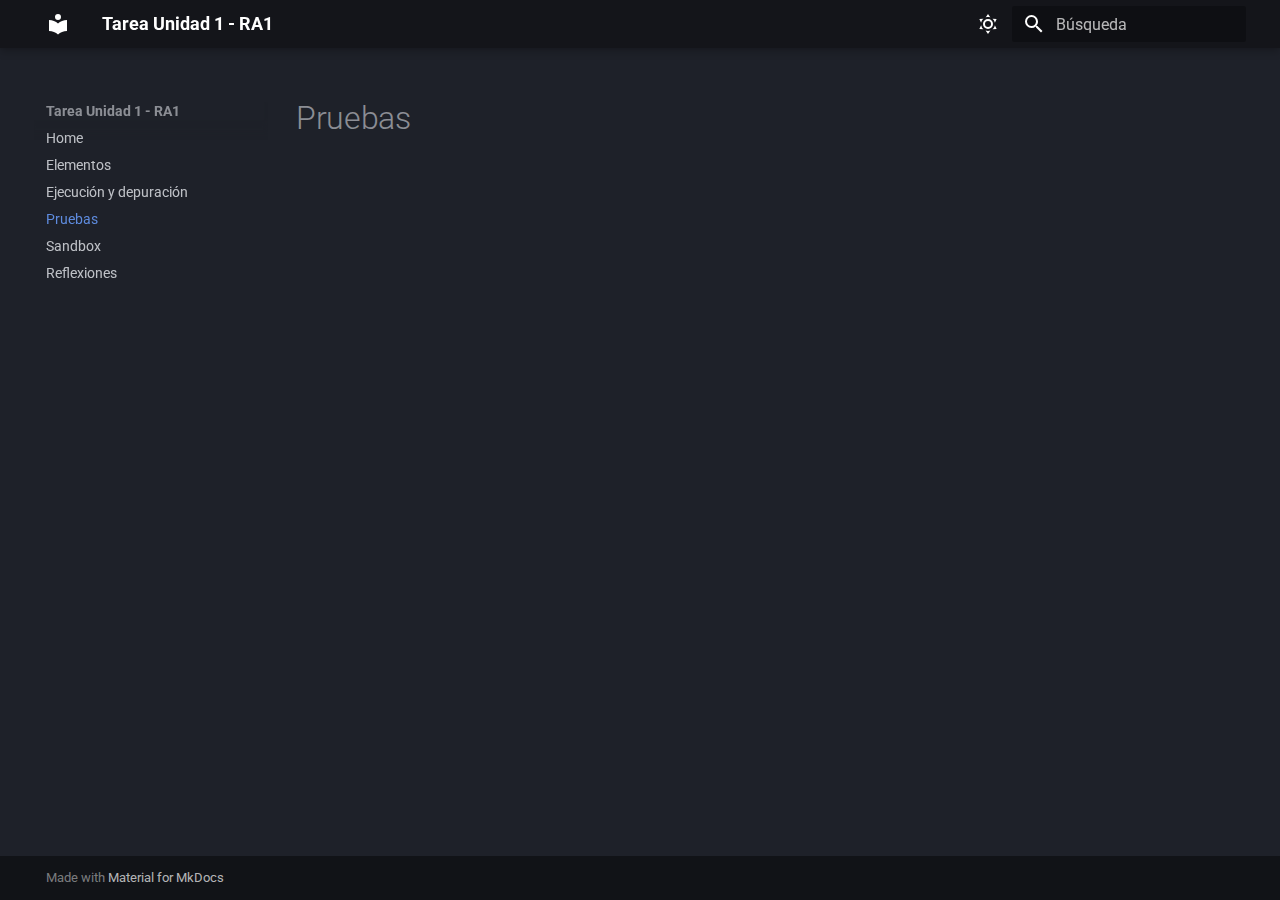
<file: pruebas/index.html>
<!DOCTYPE html><html lang="es" class="no-js"><head>
    
      <meta charset="utf-8">
      <meta name="viewport" content="width=device-width,initial-scale=1">
      
        <meta name="description" content="Documentación de la Tarea Unidad 1 - RA1 sobre depuración, pruebas y sandbox de aplicaciones web con Docker.">
      
      
        <meta name="author" content="Jonathan Barbero Sánchez">
      
      
      
        <link rel="prev" href="../ejecucionDepuracion/">
      
      
        <link rel="next" href="../sandbox/">
      
      
        
      
      
      <link rel="icon" href="../assets/images/favicon.png">
      <meta name="generator" content="mkdocs-1.6.1, mkdocs-material-9.7.1">
    
    
      
        <title>Pruebas - Tarea Unidad 1 - RA1</title>
      
    
    
      <link rel="stylesheet" href="../assets/stylesheets/main.484c7ddc.min.css">
      
        
        <link rel="stylesheet" href="../assets/stylesheets/palette.ab4e12ef.min.css">
      
      


    
    
      
    
    
      
        
        
        <link rel="preconnect" href="https://fonts.gstatic.com" crossorigin>
        <link rel="stylesheet" href="https://fonts.googleapis.com/css?family=Roboto:300,300i,400,400i,700,700i%7CRoboto+Mono:400,400i,700,700i&amp;display=fallback">
        <style>:root{--md-text-font:"Roboto";--md-code-font:"Roboto Mono"}</style>
      
    
    
      <link rel="stylesheet" href="../stylesheets/extra.css">
    
    <script>__md_scope=new URL("..",location),__md_hash=e=>[...e].reduce(((e,_)=>(e<<5)-e+_.charCodeAt(0)),0),__md_get=(e,_=localStorage,t=__md_scope)=>JSON.parse(_.getItem(t.pathname+"."+e)),__md_set=(e,_,t=localStorage,a=__md_scope)=>{try{t.setItem(a.pathname+"."+e,JSON.stringify(_))}catch(e){}}</script>
    
      

    
    
  <link href="../assets/stylesheets/glightbox.min.css" rel="stylesheet"><script src="../assets/javascripts/glightbox.min.js"></script><style id="glightbox-style">
            html.glightbox-open { overflow: initial; height: 100%; }
            .gslide-title { margin-top: 0px; user-select: text; }
            .gslide-desc { color: #666; user-select: text; }
            .gslide-image img { background: white; }
            .gscrollbar-fixer { padding-right: 15px; }
            .gdesc-inner { font-size: 0.75rem; }
            body[data-md-color-scheme="slate"] .gdesc-inner { background: var(--md-default-bg-color); }
            body[data-md-color-scheme="slate"] .gslide-title { color: var(--md-default-fg-color); }
            body[data-md-color-scheme="slate"] .gslide-desc { color: var(--md-default-fg-color); }
        </style></head>
  
  
    
    
      
    
    
    
    
    <body dir="ltr" data-md-color-scheme="slate" data-md-color-primary="black" data-md-color-accent="lime">
  
    
    <input class="md-toggle" data-md-toggle="drawer" type="checkbox" id="__drawer" autocomplete="off">
    <input class="md-toggle" data-md-toggle="search" type="checkbox" id="__search" autocomplete="off">
    <label class="md-overlay" for="__drawer"></label>
    <div data-md-component="skip">
      
    </div>
    <div data-md-component="announce">
      
    </div>
    
    
      

  

<header class="md-header md-header--shadow" data-md-component="header">
  <nav class="md-header__inner md-grid" aria-label="Cabecera">
    <a href=".." title="Tarea Unidad 1 - RA1" class="md-header__button md-logo" aria-label="Tarea Unidad 1 - RA1" data-md-component="logo">
      
  
  <svg xmlns="http://www.w3.org/2000/svg" viewBox="0 0 24 24"><path d="M12 8a3 3 0 0 0 3-3 3 3 0 0 0-3-3 3 3 0 0 0-3 3 3 3 0 0 0 3 3m0 3.54C9.64 9.35 6.5 8 3 8v11c3.5 0 6.64 1.35 9 3.54 2.36-2.19 5.5-3.54 9-3.54V8c-3.5 0-6.64 1.35-9 3.54"></path></svg>

    </a>
    <label class="md-header__button md-icon" for="__drawer">
      
      <svg xmlns="http://www.w3.org/2000/svg" viewBox="0 0 24 24"><path d="M3 6h18v2H3zm0 5h18v2H3zm0 5h18v2H3z"></path></svg>
    </label>
    <div class="md-header__title" data-md-component="header-title">
      <div class="md-header__ellipsis">
        <div class="md-header__topic">
          <span class="md-ellipsis">
            Tarea Unidad 1 - RA1
          </span>
        </div>
        <div class="md-header__topic" data-md-component="header-topic">
          <span class="md-ellipsis">
            
              Pruebas
            
          </span>
        </div>
      </div>
    </div>
    
      
        <form class="md-header__option" data-md-component="palette">
  
    
    
    
    <input class="md-option" data-md-color-media="" data-md-color-scheme="slate" data-md-color-primary="black" data-md-color-accent="lime" aria-label="Cambiar a modo claro" type="radio" name="__palette" id="__palette_0">
    
      <label class="md-header__button md-icon" title="Cambiar a modo claro" for="__palette_1" hidden>
        <svg xmlns="http://www.w3.org/2000/svg" viewBox="0 0 24 24"><path d="M12 7a5 5 0 0 1 5 5 5 5 0 0 1-5 5 5 5 0 0 1-5-5 5 5 0 0 1 5-5m0 2a3 3 0 0 0-3 3 3 3 0 0 0 3 3 3 3 0 0 0 3-3 3 3 0 0 0-3-3m0-7 2.39 3.42C13.65 5.15 12.84 5 12 5s-1.65.15-2.39.42zM3.34 7l4.16-.35A7.2 7.2 0 0 0 5.94 8.5c-.44.74-.69 1.5-.83 2.29zm.02 10 1.76-3.77a7.131 7.131 0 0 0 2.38 4.14zM20.65 7l-1.77 3.79a7.02 7.02 0 0 0-2.38-4.15zm-.01 10-4.14.36c.59-.51 1.12-1.14 1.54-1.86.42-.73.69-1.5.83-2.29zM12 22l-2.41-3.44c.74.27 1.55.44 2.41.44.82 0 1.63-.17 2.37-.44z"></path></svg>
      </label>
    
  
    
    
    
    <input class="md-option" data-md-color-media="" data-md-color-scheme="default" data-md-color-primary="indigo" data-md-color-accent="purple" aria-label="Cambiar a modo oscuro" type="radio" name="__palette" id="__palette_1">
    
      <label class="md-header__button md-icon" title="Cambiar a modo oscuro" for="__palette_0" hidden>
        <svg xmlns="http://www.w3.org/2000/svg" viewBox="0 0 24 24"><path d="m17.75 4.09-2.53 1.94.91 3.06-2.63-1.81-2.63 1.81.91-3.06-2.53-1.94L12.44 4l1.06-3 1.06 3zm3.5 6.91-1.64 1.25.59 1.98-1.7-1.17-1.7 1.17.59-1.98L15.75 11l2.06-.05L18.5 9l.69 1.95zm-2.28 4.95c.83-.08 1.72 1.1 1.19 1.85-.32.45-.66.87-1.08 1.27C15.17 23 8.84 23 4.94 19.07c-3.91-3.9-3.91-10.24 0-14.14.4-.4.82-.76 1.27-1.08.75-.53 1.93.36 1.85 1.19-.27 2.86.69 5.83 2.89 8.02a9.96 9.96 0 0 0 8.02 2.89m-1.64 2.02a12.08 12.08 0 0 1-7.8-3.47c-2.17-2.19-3.33-5-3.49-7.82-2.81 3.14-2.7 7.96.31 10.98 3.02 3.01 7.84 3.12 10.98.31"></path></svg>
      </label>
    
  
</form>
      
    
    
      <script>var palette=__md_get("__palette");if(palette&&palette.color){if("(prefers-color-scheme)"===palette.color.media){var media=matchMedia("(prefers-color-scheme: light)"),input=document.querySelector(media.matches?"[data-md-color-media='(prefers-color-scheme: light)']":"[data-md-color-media='(prefers-color-scheme: dark)']");palette.color.media=input.getAttribute("data-md-color-media"),palette.color.scheme=input.getAttribute("data-md-color-scheme"),palette.color.primary=input.getAttribute("data-md-color-primary"),palette.color.accent=input.getAttribute("data-md-color-accent")}for(var[key,value]of Object.entries(palette.color))document.body.setAttribute("data-md-color-"+key,value)}</script>
    
    
    
      
      
        <label class="md-header__button md-icon" for="__search">
          
          <svg xmlns="http://www.w3.org/2000/svg" viewBox="0 0 24 24"><path d="M9.5 3A6.5 6.5 0 0 1 16 9.5c0 1.61-.59 3.09-1.56 4.23l.27.27h.79l5 5-1.5 1.5-5-5v-.79l-.27-.27A6.52 6.52 0 0 1 9.5 16 6.5 6.5 0 0 1 3 9.5 6.5 6.5 0 0 1 9.5 3m0 2C7 5 5 7 5 9.5S7 14 9.5 14 14 12 14 9.5 12 5 9.5 5"></path></svg>
        </label>
        <div class="md-search" data-md-component="search" role="dialog">
  <label class="md-search__overlay" for="__search"></label>
  <div class="md-search__inner" role="search">
    <form class="md-search__form" name="search">
      <input type="text" class="md-search__input" name="query" aria-label="Búsqueda" placeholder="Búsqueda" autocapitalize="off" autocorrect="off" autocomplete="off" spellcheck="false" data-md-component="search-query" required>
      <label class="md-search__icon md-icon" for="__search">
        
        <svg xmlns="http://www.w3.org/2000/svg" viewBox="0 0 24 24"><path d="M9.5 3A6.5 6.5 0 0 1 16 9.5c0 1.61-.59 3.09-1.56 4.23l.27.27h.79l5 5-1.5 1.5-5-5v-.79l-.27-.27A6.52 6.52 0 0 1 9.5 16 6.5 6.5 0 0 1 3 9.5 6.5 6.5 0 0 1 9.5 3m0 2C7 5 5 7 5 9.5S7 14 9.5 14 14 12 14 9.5 12 5 9.5 5"></path></svg>
        
        <svg xmlns="http://www.w3.org/2000/svg" viewBox="0 0 24 24"><path d="M20 11v2H8l5.5 5.5-1.42 1.42L4.16 12l7.92-7.92L13.5 5.5 8 11z"></path></svg>
      </label>
      <nav class="md-search__options" aria-label="Buscar">
        
        <button type="reset" class="md-search__icon md-icon" title="Limpiar" aria-label="Limpiar" tabindex="-1">
          
          <svg xmlns="http://www.w3.org/2000/svg" viewBox="0 0 24 24"><path d="M19 6.41 17.59 5 12 10.59 6.41 5 5 6.41 10.59 12 5 17.59 6.41 19 12 13.41 17.59 19 19 17.59 13.41 12z"></path></svg>
        </button>
      </nav>
      
    </form>
    <div class="md-search__output">
      <div class="md-search__scrollwrap" tabindex="0" data-md-scrollfix>
        <div class="md-search-result" data-md-component="search-result">
          <div class="md-search-result__meta">
            Inicializando búsqueda
          </div>
          <ol class="md-search-result__list" role="presentation"></ol>
        </div>
      </div>
    </div>
  </div>
</div>
      
    
    
  </nav>
  
</header>
    
    <div class="md-container" data-md-component="container">
      
      
        
          
        
      
      <main class="md-main" data-md-component="main">
        <div class="md-main__inner md-grid">
          
            
              
              <div class="md-sidebar md-sidebar--primary" data-md-component="sidebar" data-md-type="navigation">
                <div class="md-sidebar__scrollwrap">
                  <div class="md-sidebar__inner">
                    



<nav class="md-nav md-nav--primary" aria-label="Navegación" data-md-level="0">
  <label class="md-nav__title" for="__drawer">
    <a href=".." title="Tarea Unidad 1 - RA1" class="md-nav__button md-logo" aria-label="Tarea Unidad 1 - RA1" data-md-component="logo">
      
  
  <svg xmlns="http://www.w3.org/2000/svg" viewBox="0 0 24 24"><path d="M12 8a3 3 0 0 0 3-3 3 3 0 0 0-3-3 3 3 0 0 0-3 3 3 3 0 0 0 3 3m0 3.54C9.64 9.35 6.5 8 3 8v11c3.5 0 6.64 1.35 9 3.54 2.36-2.19 5.5-3.54 9-3.54V8c-3.5 0-6.64 1.35-9 3.54"></path></svg>

    </a>
    Tarea Unidad 1 - RA1
  </label>
  
  <ul class="md-nav__list" data-md-scrollfix>
    
      
      
  
  
  
  
    <li class="md-nav__item">
      <a href=".." class="md-nav__link">
        
  
  
  <span class="md-ellipsis">
    
  
    Home
  

    
  </span>
  
  

      </a>
    </li>
  

    
      
      
  
  
  
  
    <li class="md-nav__item">
      <a href="../elementos/" class="md-nav__link">
        
  
  
  <span class="md-ellipsis">
    
  
    Elementos
  

    
  </span>
  
  

      </a>
    </li>
  

    
      
      
  
  
  
  
    <li class="md-nav__item">
      <a href="../ejecucionDepuracion/" class="md-nav__link">
        
  
  
  <span class="md-ellipsis">
    
  
    Ejecución y depuración
  

    
  </span>
  
  

      </a>
    </li>
  

    
      
      
  
  
    
  
  
  
    <li class="md-nav__item md-nav__item--active">
      
      <input class="md-nav__toggle md-toggle" type="checkbox" id="__toc">
      
      
      
      <a href="./" class="md-nav__link md-nav__link--active">
        
  
  
  <span class="md-ellipsis">
    
  
    Pruebas
  

    
  </span>
  
  

      </a>
      
    </li>
  

    
      
      
  
  
  
  
    <li class="md-nav__item">
      <a href="../sandbox/" class="md-nav__link">
        
  
  
  <span class="md-ellipsis">
    
  
    Sandbox
  

    
  </span>
  
  

      </a>
    </li>
  

    
      
      
  
  
  
  
    <li class="md-nav__item">
      <a href="../reflexiones/" class="md-nav__link">
        
  
  
  <span class="md-ellipsis">
    
  
    Reflexiones
  

    
  </span>
  
  

      </a>
    </li>
  

    
  </ul>
</nav>
                  </div>
                </div>
              </div>
            
            
              
              <div class="md-sidebar md-sidebar--secondary" data-md-component="sidebar" data-md-type="toc">
                <div class="md-sidebar__scrollwrap">
                  <div class="md-sidebar__inner">
                    

<nav class="md-nav md-nav--secondary" aria-label="Tabla de contenidos">
  
  
  
  
</nav>
                  </div>
                </div>
              </div>
            
          
          
            <div class="md-content" data-md-component="content">
              
              <article class="md-content__inner md-typeset">
                
                  



  <h1>Pruebas</h1>














                
              </article>
            </div>
          
          
<script>var target=document.getElementById(location.hash.slice(1));target&&target.name&&(target.checked=target.name.startsWith("__tabbed_"))</script>
        </div>
        
          <button type="button" class="md-top md-icon" data-md-component="top" hidden>
  
  <svg xmlns="http://www.w3.org/2000/svg" viewBox="0 0 24 24"><path d="M13 20h-2V8l-5.5 5.5-1.42-1.42L12 4.16l7.92 7.92-1.42 1.42L13 8z"></path></svg>
  Volver al principio
</button>
        
      </main>
      
        <footer class="md-footer">
  
  <div class="md-footer-meta md-typeset">
    <div class="md-footer-meta__inner md-grid">
      <div class="md-copyright">
  
  
    Made with
    <a href="https://squidfunk.github.io/mkdocs-material/" target="_blank" rel="noopener">
      Material for MkDocs
    </a>
  
</div>
      
    </div>
  </div>
</footer>
      
    </div>
    <div class="md-dialog" data-md-component="dialog">
      <div class="md-dialog__inner md-typeset"></div>
    </div>
    
    
    
      
      
      <script id="__config" type="application/json">{"annotate": null, "base": "..", "features": ["navigation.top", "navigation.expand"], "search": "../assets/javascripts/workers/search.2c215733.min.js", "tags": null, "translations": {"clipboard.copied": "Copiado al portapapeles", "clipboard.copy": "Copiar al portapapeles", "search.result.more.one": "1 m\u00e1s en esta p\u00e1gina", "search.result.more.other": "# m\u00e1s en esta p\u00e1gina", "search.result.none": "No se encontraron documentos", "search.result.one": "1 documento encontrado", "search.result.other": "# documentos encontrados", "search.result.placeholder": "Teclee para comenzar b\u00fasqueda", "search.result.term.missing": "Falta", "select.version": "Seleccionar versi\u00f3n"}, "version": null}</script>
    
    
      <script src="../assets/javascripts/bundle.79ae519e.min.js"></script>
      
    
  
<script id="init-glightbox">const lightbox = GLightbox({"touchNavigation": true, "loop": false, "zoomable": true, "draggable": true, "openEffect": "zoom", "closeEffect": "zoom", "slideEffect": "slide"});
document$.subscribe(()=>{ lightbox.reload(); });
</script></body></html>
</file>
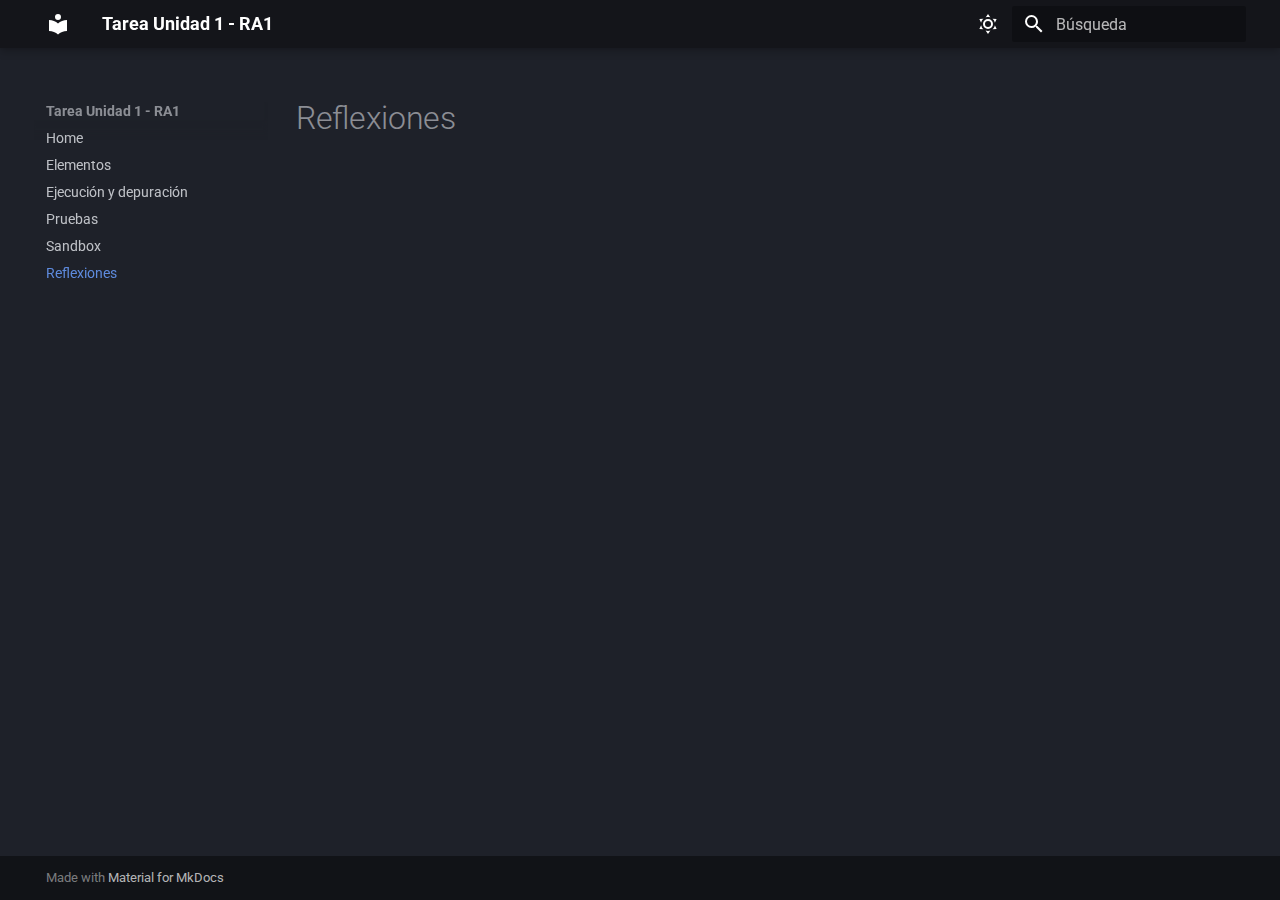
<file: reflexiones/index.html>
<!DOCTYPE html><html lang="es" class="no-js"><head>
    
      <meta charset="utf-8">
      <meta name="viewport" content="width=device-width,initial-scale=1">
      
        <meta name="description" content="Documentación de la Tarea Unidad 1 - RA1 sobre depuración, pruebas y sandbox de aplicaciones web con Docker.">
      
      
        <meta name="author" content="Jonathan Barbero Sánchez">
      
      
      
        <link rel="prev" href="../sandbox/">
      
      
      
        
      
      
      <link rel="icon" href="../assets/images/favicon.png">
      <meta name="generator" content="mkdocs-1.6.1, mkdocs-material-9.7.1">
    
    
      
        <title>Reflexiones - Tarea Unidad 1 - RA1</title>
      
    
    
      <link rel="stylesheet" href="../assets/stylesheets/main.484c7ddc.min.css">
      
        
        <link rel="stylesheet" href="../assets/stylesheets/palette.ab4e12ef.min.css">
      
      


    
    
      
    
    
      
        
        
        <link rel="preconnect" href="https://fonts.gstatic.com" crossorigin>
        <link rel="stylesheet" href="https://fonts.googleapis.com/css?family=Roboto:300,300i,400,400i,700,700i%7CRoboto+Mono:400,400i,700,700i&amp;display=fallback">
        <style>:root{--md-text-font:"Roboto";--md-code-font:"Roboto Mono"}</style>
      
    
    
      <link rel="stylesheet" href="../stylesheets/extra.css">
    
    <script>__md_scope=new URL("..",location),__md_hash=e=>[...e].reduce(((e,_)=>(e<<5)-e+_.charCodeAt(0)),0),__md_get=(e,_=localStorage,t=__md_scope)=>JSON.parse(_.getItem(t.pathname+"."+e)),__md_set=(e,_,t=localStorage,a=__md_scope)=>{try{t.setItem(a.pathname+"."+e,JSON.stringify(_))}catch(e){}}</script>
    
      

    
    
  <link href="../assets/stylesheets/glightbox.min.css" rel="stylesheet"><script src="../assets/javascripts/glightbox.min.js"></script><style id="glightbox-style">
            html.glightbox-open { overflow: initial; height: 100%; }
            .gslide-title { margin-top: 0px; user-select: text; }
            .gslide-desc { color: #666; user-select: text; }
            .gslide-image img { background: white; }
            .gscrollbar-fixer { padding-right: 15px; }
            .gdesc-inner { font-size: 0.75rem; }
            body[data-md-color-scheme="slate"] .gdesc-inner { background: var(--md-default-bg-color); }
            body[data-md-color-scheme="slate"] .gslide-title { color: var(--md-default-fg-color); }
            body[data-md-color-scheme="slate"] .gslide-desc { color: var(--md-default-fg-color); }
        </style></head>
  
  
    
    
      
    
    
    
    
    <body dir="ltr" data-md-color-scheme="slate" data-md-color-primary="black" data-md-color-accent="lime">
  
    
    <input class="md-toggle" data-md-toggle="drawer" type="checkbox" id="__drawer" autocomplete="off">
    <input class="md-toggle" data-md-toggle="search" type="checkbox" id="__search" autocomplete="off">
    <label class="md-overlay" for="__drawer"></label>
    <div data-md-component="skip">
      
    </div>
    <div data-md-component="announce">
      
    </div>
    
    
      

  

<header class="md-header md-header--shadow" data-md-component="header">
  <nav class="md-header__inner md-grid" aria-label="Cabecera">
    <a href=".." title="Tarea Unidad 1 - RA1" class="md-header__button md-logo" aria-label="Tarea Unidad 1 - RA1" data-md-component="logo">
      
  
  <svg xmlns="http://www.w3.org/2000/svg" viewBox="0 0 24 24"><path d="M12 8a3 3 0 0 0 3-3 3 3 0 0 0-3-3 3 3 0 0 0-3 3 3 3 0 0 0 3 3m0 3.54C9.64 9.35 6.5 8 3 8v11c3.5 0 6.64 1.35 9 3.54 2.36-2.19 5.5-3.54 9-3.54V8c-3.5 0-6.64 1.35-9 3.54"></path></svg>

    </a>
    <label class="md-header__button md-icon" for="__drawer">
      
      <svg xmlns="http://www.w3.org/2000/svg" viewBox="0 0 24 24"><path d="M3 6h18v2H3zm0 5h18v2H3zm0 5h18v2H3z"></path></svg>
    </label>
    <div class="md-header__title" data-md-component="header-title">
      <div class="md-header__ellipsis">
        <div class="md-header__topic">
          <span class="md-ellipsis">
            Tarea Unidad 1 - RA1
          </span>
        </div>
        <div class="md-header__topic" data-md-component="header-topic">
          <span class="md-ellipsis">
            
              Reflexiones
            
          </span>
        </div>
      </div>
    </div>
    
      
        <form class="md-header__option" data-md-component="palette">
  
    
    
    
    <input class="md-option" data-md-color-media="" data-md-color-scheme="slate" data-md-color-primary="black" data-md-color-accent="lime" aria-label="Cambiar a modo claro" type="radio" name="__palette" id="__palette_0">
    
      <label class="md-header__button md-icon" title="Cambiar a modo claro" for="__palette_1" hidden>
        <svg xmlns="http://www.w3.org/2000/svg" viewBox="0 0 24 24"><path d="M12 7a5 5 0 0 1 5 5 5 5 0 0 1-5 5 5 5 0 0 1-5-5 5 5 0 0 1 5-5m0 2a3 3 0 0 0-3 3 3 3 0 0 0 3 3 3 3 0 0 0 3-3 3 3 0 0 0-3-3m0-7 2.39 3.42C13.65 5.15 12.84 5 12 5s-1.65.15-2.39.42zM3.34 7l4.16-.35A7.2 7.2 0 0 0 5.94 8.5c-.44.74-.69 1.5-.83 2.29zm.02 10 1.76-3.77a7.131 7.131 0 0 0 2.38 4.14zM20.65 7l-1.77 3.79a7.02 7.02 0 0 0-2.38-4.15zm-.01 10-4.14.36c.59-.51 1.12-1.14 1.54-1.86.42-.73.69-1.5.83-2.29zM12 22l-2.41-3.44c.74.27 1.55.44 2.41.44.82 0 1.63-.17 2.37-.44z"></path></svg>
      </label>
    
  
    
    
    
    <input class="md-option" data-md-color-media="" data-md-color-scheme="default" data-md-color-primary="indigo" data-md-color-accent="purple" aria-label="Cambiar a modo oscuro" type="radio" name="__palette" id="__palette_1">
    
      <label class="md-header__button md-icon" title="Cambiar a modo oscuro" for="__palette_0" hidden>
        <svg xmlns="http://www.w3.org/2000/svg" viewBox="0 0 24 24"><path d="m17.75 4.09-2.53 1.94.91 3.06-2.63-1.81-2.63 1.81.91-3.06-2.53-1.94L12.44 4l1.06-3 1.06 3zm3.5 6.91-1.64 1.25.59 1.98-1.7-1.17-1.7 1.17.59-1.98L15.75 11l2.06-.05L18.5 9l.69 1.95zm-2.28 4.95c.83-.08 1.72 1.1 1.19 1.85-.32.45-.66.87-1.08 1.27C15.17 23 8.84 23 4.94 19.07c-3.91-3.9-3.91-10.24 0-14.14.4-.4.82-.76 1.27-1.08.75-.53 1.93.36 1.85 1.19-.27 2.86.69 5.83 2.89 8.02a9.96 9.96 0 0 0 8.02 2.89m-1.64 2.02a12.08 12.08 0 0 1-7.8-3.47c-2.17-2.19-3.33-5-3.49-7.82-2.81 3.14-2.7 7.96.31 10.98 3.02 3.01 7.84 3.12 10.98.31"></path></svg>
      </label>
    
  
</form>
      
    
    
      <script>var palette=__md_get("__palette");if(palette&&palette.color){if("(prefers-color-scheme)"===palette.color.media){var media=matchMedia("(prefers-color-scheme: light)"),input=document.querySelector(media.matches?"[data-md-color-media='(prefers-color-scheme: light)']":"[data-md-color-media='(prefers-color-scheme: dark)']");palette.color.media=input.getAttribute("data-md-color-media"),palette.color.scheme=input.getAttribute("data-md-color-scheme"),palette.color.primary=input.getAttribute("data-md-color-primary"),palette.color.accent=input.getAttribute("data-md-color-accent")}for(var[key,value]of Object.entries(palette.color))document.body.setAttribute("data-md-color-"+key,value)}</script>
    
    
    
      
      
        <label class="md-header__button md-icon" for="__search">
          
          <svg xmlns="http://www.w3.org/2000/svg" viewBox="0 0 24 24"><path d="M9.5 3A6.5 6.5 0 0 1 16 9.5c0 1.61-.59 3.09-1.56 4.23l.27.27h.79l5 5-1.5 1.5-5-5v-.79l-.27-.27A6.52 6.52 0 0 1 9.5 16 6.5 6.5 0 0 1 3 9.5 6.5 6.5 0 0 1 9.5 3m0 2C7 5 5 7 5 9.5S7 14 9.5 14 14 12 14 9.5 12 5 9.5 5"></path></svg>
        </label>
        <div class="md-search" data-md-component="search" role="dialog">
  <label class="md-search__overlay" for="__search"></label>
  <div class="md-search__inner" role="search">
    <form class="md-search__form" name="search">
      <input type="text" class="md-search__input" name="query" aria-label="Búsqueda" placeholder="Búsqueda" autocapitalize="off" autocorrect="off" autocomplete="off" spellcheck="false" data-md-component="search-query" required>
      <label class="md-search__icon md-icon" for="__search">
        
        <svg xmlns="http://www.w3.org/2000/svg" viewBox="0 0 24 24"><path d="M9.5 3A6.5 6.5 0 0 1 16 9.5c0 1.61-.59 3.09-1.56 4.23l.27.27h.79l5 5-1.5 1.5-5-5v-.79l-.27-.27A6.52 6.52 0 0 1 9.5 16 6.5 6.5 0 0 1 3 9.5 6.5 6.5 0 0 1 9.5 3m0 2C7 5 5 7 5 9.5S7 14 9.5 14 14 12 14 9.5 12 5 9.5 5"></path></svg>
        
        <svg xmlns="http://www.w3.org/2000/svg" viewBox="0 0 24 24"><path d="M20 11v2H8l5.5 5.5-1.42 1.42L4.16 12l7.92-7.92L13.5 5.5 8 11z"></path></svg>
      </label>
      <nav class="md-search__options" aria-label="Buscar">
        
        <button type="reset" class="md-search__icon md-icon" title="Limpiar" aria-label="Limpiar" tabindex="-1">
          
          <svg xmlns="http://www.w3.org/2000/svg" viewBox="0 0 24 24"><path d="M19 6.41 17.59 5 12 10.59 6.41 5 5 6.41 10.59 12 5 17.59 6.41 19 12 13.41 17.59 19 19 17.59 13.41 12z"></path></svg>
        </button>
      </nav>
      
    </form>
    <div class="md-search__output">
      <div class="md-search__scrollwrap" tabindex="0" data-md-scrollfix>
        <div class="md-search-result" data-md-component="search-result">
          <div class="md-search-result__meta">
            Inicializando búsqueda
          </div>
          <ol class="md-search-result__list" role="presentation"></ol>
        </div>
      </div>
    </div>
  </div>
</div>
      
    
    
  </nav>
  
</header>
    
    <div class="md-container" data-md-component="container">
      
      
        
          
        
      
      <main class="md-main" data-md-component="main">
        <div class="md-main__inner md-grid">
          
            
              
              <div class="md-sidebar md-sidebar--primary" data-md-component="sidebar" data-md-type="navigation">
                <div class="md-sidebar__scrollwrap">
                  <div class="md-sidebar__inner">
                    



<nav class="md-nav md-nav--primary" aria-label="Navegación" data-md-level="0">
  <label class="md-nav__title" for="__drawer">
    <a href=".." title="Tarea Unidad 1 - RA1" class="md-nav__button md-logo" aria-label="Tarea Unidad 1 - RA1" data-md-component="logo">
      
  
  <svg xmlns="http://www.w3.org/2000/svg" viewBox="0 0 24 24"><path d="M12 8a3 3 0 0 0 3-3 3 3 0 0 0-3-3 3 3 0 0 0-3 3 3 3 0 0 0 3 3m0 3.54C9.64 9.35 6.5 8 3 8v11c3.5 0 6.64 1.35 9 3.54 2.36-2.19 5.5-3.54 9-3.54V8c-3.5 0-6.64 1.35-9 3.54"></path></svg>

    </a>
    Tarea Unidad 1 - RA1
  </label>
  
  <ul class="md-nav__list" data-md-scrollfix>
    
      
      
  
  
  
  
    <li class="md-nav__item">
      <a href=".." class="md-nav__link">
        
  
  
  <span class="md-ellipsis">
    
  
    Home
  

    
  </span>
  
  

      </a>
    </li>
  

    
      
      
  
  
  
  
    <li class="md-nav__item">
      <a href="../elementos/" class="md-nav__link">
        
  
  
  <span class="md-ellipsis">
    
  
    Elementos
  

    
  </span>
  
  

      </a>
    </li>
  

    
      
      
  
  
  
  
    <li class="md-nav__item">
      <a href="../ejecucionDepuracion/" class="md-nav__link">
        
  
  
  <span class="md-ellipsis">
    
  
    Ejecución y depuración
  

    
  </span>
  
  

      </a>
    </li>
  

    
      
      
  
  
  
  
    <li class="md-nav__item">
      <a href="../pruebas/" class="md-nav__link">
        
  
  
  <span class="md-ellipsis">
    
  
    Pruebas
  

    
  </span>
  
  

      </a>
    </li>
  

    
      
      
  
  
  
  
    <li class="md-nav__item">
      <a href="../sandbox/" class="md-nav__link">
        
  
  
  <span class="md-ellipsis">
    
  
    Sandbox
  

    
  </span>
  
  

      </a>
    </li>
  

    
      
      
  
  
    
  
  
  
    <li class="md-nav__item md-nav__item--active">
      
      <input class="md-nav__toggle md-toggle" type="checkbox" id="__toc">
      
      
      
      <a href="./" class="md-nav__link md-nav__link--active">
        
  
  
  <span class="md-ellipsis">
    
  
    Reflexiones
  

    
  </span>
  
  

      </a>
      
    </li>
  

    
  </ul>
</nav>
                  </div>
                </div>
              </div>
            
            
              
              <div class="md-sidebar md-sidebar--secondary" data-md-component="sidebar" data-md-type="toc">
                <div class="md-sidebar__scrollwrap">
                  <div class="md-sidebar__inner">
                    

<nav class="md-nav md-nav--secondary" aria-label="Tabla de contenidos">
  
  
  
  
</nav>
                  </div>
                </div>
              </div>
            
          
          
            <div class="md-content" data-md-component="content">
              
              <article class="md-content__inner md-typeset">
                
                  



  <h1>Reflexiones</h1>














                
              </article>
            </div>
          
          
<script>var target=document.getElementById(location.hash.slice(1));target&&target.name&&(target.checked=target.name.startsWith("__tabbed_"))</script>
        </div>
        
          <button type="button" class="md-top md-icon" data-md-component="top" hidden>
  
  <svg xmlns="http://www.w3.org/2000/svg" viewBox="0 0 24 24"><path d="M13 20h-2V8l-5.5 5.5-1.42-1.42L12 4.16l7.92 7.92-1.42 1.42L13 8z"></path></svg>
  Volver al principio
</button>
        
      </main>
      
        <footer class="md-footer">
  
  <div class="md-footer-meta md-typeset">
    <div class="md-footer-meta__inner md-grid">
      <div class="md-copyright">
  
  
    Made with
    <a href="https://squidfunk.github.io/mkdocs-material/" target="_blank" rel="noopener">
      Material for MkDocs
    </a>
  
</div>
      
    </div>
  </div>
</footer>
      
    </div>
    <div class="md-dialog" data-md-component="dialog">
      <div class="md-dialog__inner md-typeset"></div>
    </div>
    
    
    
      
      
      <script id="__config" type="application/json">{"annotate": null, "base": "..", "features": ["navigation.top", "navigation.expand"], "search": "../assets/javascripts/workers/search.2c215733.min.js", "tags": null, "translations": {"clipboard.copied": "Copiado al portapapeles", "clipboard.copy": "Copiar al portapapeles", "search.result.more.one": "1 m\u00e1s en esta p\u00e1gina", "search.result.more.other": "# m\u00e1s en esta p\u00e1gina", "search.result.none": "No se encontraron documentos", "search.result.one": "1 documento encontrado", "search.result.other": "# documentos encontrados", "search.result.placeholder": "Teclee para comenzar b\u00fasqueda", "search.result.term.missing": "Falta", "select.version": "Seleccionar versi\u00f3n"}, "version": null}</script>
    
    
      <script src="../assets/javascripts/bundle.79ae519e.min.js"></script>
      
    
  
<script id="init-glightbox">const lightbox = GLightbox({"touchNavigation": true, "loop": false, "zoomable": true, "draggable": true, "openEffect": "zoom", "closeEffect": "zoom", "slideEffect": "slide"});
document$.subscribe(()=>{ lightbox.reload(); });
</script></body></html>
</file>
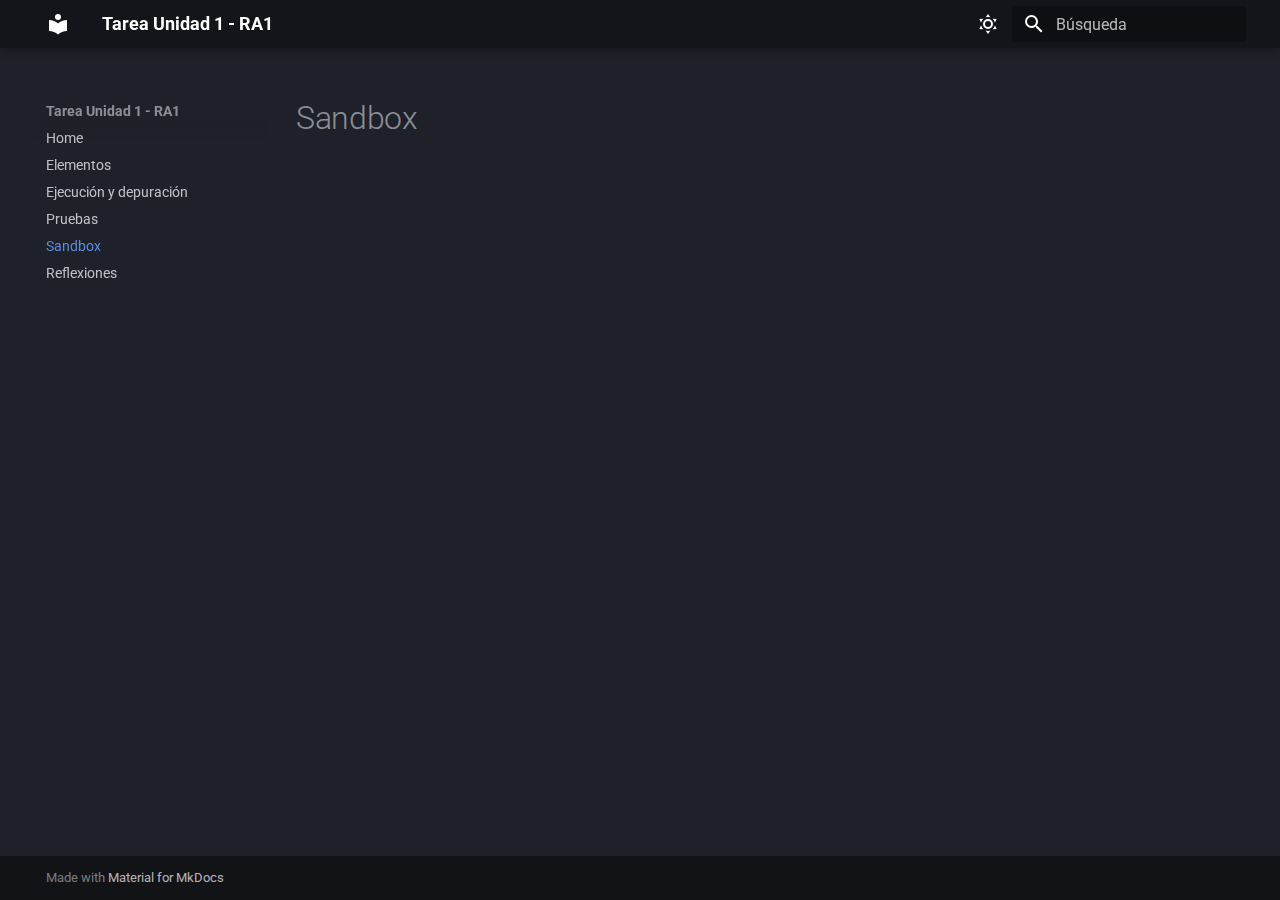
<file: sandbox/index.html>
<!DOCTYPE html><html lang="es" class="no-js"><head>
    
      <meta charset="utf-8">
      <meta name="viewport" content="width=device-width,initial-scale=1">
      
        <meta name="description" content="Documentación de la Tarea Unidad 1 - RA1 sobre depuración, pruebas y sandbox de aplicaciones web con Docker.">
      
      
        <meta name="author" content="Jonathan Barbero Sánchez">
      
      
      
        <link rel="prev" href="../pruebas/">
      
      
        <link rel="next" href="../reflexiones/">
      
      
        
      
      
      <link rel="icon" href="../assets/images/favicon.png">
      <meta name="generator" content="mkdocs-1.6.1, mkdocs-material-9.7.1">
    
    
      
        <title>Sandbox - Tarea Unidad 1 - RA1</title>
      
    
    
      <link rel="stylesheet" href="../assets/stylesheets/main.484c7ddc.min.css">
      
        
        <link rel="stylesheet" href="../assets/stylesheets/palette.ab4e12ef.min.css">
      
      


    
    
      
    
    
      
        
        
        <link rel="preconnect" href="https://fonts.gstatic.com" crossorigin>
        <link rel="stylesheet" href="https://fonts.googleapis.com/css?family=Roboto:300,300i,400,400i,700,700i%7CRoboto+Mono:400,400i,700,700i&amp;display=fallback">
        <style>:root{--md-text-font:"Roboto";--md-code-font:"Roboto Mono"}</style>
      
    
    
      <link rel="stylesheet" href="../stylesheets/extra.css">
    
    <script>__md_scope=new URL("..",location),__md_hash=e=>[...e].reduce(((e,_)=>(e<<5)-e+_.charCodeAt(0)),0),__md_get=(e,_=localStorage,t=__md_scope)=>JSON.parse(_.getItem(t.pathname+"."+e)),__md_set=(e,_,t=localStorage,a=__md_scope)=>{try{t.setItem(a.pathname+"."+e,JSON.stringify(_))}catch(e){}}</script>
    
      

    
    
  <link href="../assets/stylesheets/glightbox.min.css" rel="stylesheet"><script src="../assets/javascripts/glightbox.min.js"></script><style id="glightbox-style">
            html.glightbox-open { overflow: initial; height: 100%; }
            .gslide-title { margin-top: 0px; user-select: text; }
            .gslide-desc { color: #666; user-select: text; }
            .gslide-image img { background: white; }
            .gscrollbar-fixer { padding-right: 15px; }
            .gdesc-inner { font-size: 0.75rem; }
            body[data-md-color-scheme="slate"] .gdesc-inner { background: var(--md-default-bg-color); }
            body[data-md-color-scheme="slate"] .gslide-title { color: var(--md-default-fg-color); }
            body[data-md-color-scheme="slate"] .gslide-desc { color: var(--md-default-fg-color); }
        </style></head>
  
  
    
    
      
    
    
    
    
    <body dir="ltr" data-md-color-scheme="slate" data-md-color-primary="black" data-md-color-accent="lime">
  
    
    <input class="md-toggle" data-md-toggle="drawer" type="checkbox" id="__drawer" autocomplete="off">
    <input class="md-toggle" data-md-toggle="search" type="checkbox" id="__search" autocomplete="off">
    <label class="md-overlay" for="__drawer"></label>
    <div data-md-component="skip">
      
    </div>
    <div data-md-component="announce">
      
    </div>
    
    
      

  

<header class="md-header md-header--shadow" data-md-component="header">
  <nav class="md-header__inner md-grid" aria-label="Cabecera">
    <a href=".." title="Tarea Unidad 1 - RA1" class="md-header__button md-logo" aria-label="Tarea Unidad 1 - RA1" data-md-component="logo">
      
  
  <svg xmlns="http://www.w3.org/2000/svg" viewBox="0 0 24 24"><path d="M12 8a3 3 0 0 0 3-3 3 3 0 0 0-3-3 3 3 0 0 0-3 3 3 3 0 0 0 3 3m0 3.54C9.64 9.35 6.5 8 3 8v11c3.5 0 6.64 1.35 9 3.54 2.36-2.19 5.5-3.54 9-3.54V8c-3.5 0-6.64 1.35-9 3.54"></path></svg>

    </a>
    <label class="md-header__button md-icon" for="__drawer">
      
      <svg xmlns="http://www.w3.org/2000/svg" viewBox="0 0 24 24"><path d="M3 6h18v2H3zm0 5h18v2H3zm0 5h18v2H3z"></path></svg>
    </label>
    <div class="md-header__title" data-md-component="header-title">
      <div class="md-header__ellipsis">
        <div class="md-header__topic">
          <span class="md-ellipsis">
            Tarea Unidad 1 - RA1
          </span>
        </div>
        <div class="md-header__topic" data-md-component="header-topic">
          <span class="md-ellipsis">
            
              Sandbox
            
          </span>
        </div>
      </div>
    </div>
    
      
        <form class="md-header__option" data-md-component="palette">
  
    
    
    
    <input class="md-option" data-md-color-media="" data-md-color-scheme="slate" data-md-color-primary="black" data-md-color-accent="lime" aria-label="Cambiar a modo claro" type="radio" name="__palette" id="__palette_0">
    
      <label class="md-header__button md-icon" title="Cambiar a modo claro" for="__palette_1" hidden>
        <svg xmlns="http://www.w3.org/2000/svg" viewBox="0 0 24 24"><path d="M12 7a5 5 0 0 1 5 5 5 5 0 0 1-5 5 5 5 0 0 1-5-5 5 5 0 0 1 5-5m0 2a3 3 0 0 0-3 3 3 3 0 0 0 3 3 3 3 0 0 0 3-3 3 3 0 0 0-3-3m0-7 2.39 3.42C13.65 5.15 12.84 5 12 5s-1.65.15-2.39.42zM3.34 7l4.16-.35A7.2 7.2 0 0 0 5.94 8.5c-.44.74-.69 1.5-.83 2.29zm.02 10 1.76-3.77a7.131 7.131 0 0 0 2.38 4.14zM20.65 7l-1.77 3.79a7.02 7.02 0 0 0-2.38-4.15zm-.01 10-4.14.36c.59-.51 1.12-1.14 1.54-1.86.42-.73.69-1.5.83-2.29zM12 22l-2.41-3.44c.74.27 1.55.44 2.41.44.82 0 1.63-.17 2.37-.44z"></path></svg>
      </label>
    
  
    
    
    
    <input class="md-option" data-md-color-media="" data-md-color-scheme="default" data-md-color-primary="indigo" data-md-color-accent="purple" aria-label="Cambiar a modo oscuro" type="radio" name="__palette" id="__palette_1">
    
      <label class="md-header__button md-icon" title="Cambiar a modo oscuro" for="__palette_0" hidden>
        <svg xmlns="http://www.w3.org/2000/svg" viewBox="0 0 24 24"><path d="m17.75 4.09-2.53 1.94.91 3.06-2.63-1.81-2.63 1.81.91-3.06-2.53-1.94L12.44 4l1.06-3 1.06 3zm3.5 6.91-1.64 1.25.59 1.98-1.7-1.17-1.7 1.17.59-1.98L15.75 11l2.06-.05L18.5 9l.69 1.95zm-2.28 4.95c.83-.08 1.72 1.1 1.19 1.85-.32.45-.66.87-1.08 1.27C15.17 23 8.84 23 4.94 19.07c-3.91-3.9-3.91-10.24 0-14.14.4-.4.82-.76 1.27-1.08.75-.53 1.93.36 1.85 1.19-.27 2.86.69 5.83 2.89 8.02a9.96 9.96 0 0 0 8.02 2.89m-1.64 2.02a12.08 12.08 0 0 1-7.8-3.47c-2.17-2.19-3.33-5-3.49-7.82-2.81 3.14-2.7 7.96.31 10.98 3.02 3.01 7.84 3.12 10.98.31"></path></svg>
      </label>
    
  
</form>
      
    
    
      <script>var palette=__md_get("__palette");if(palette&&palette.color){if("(prefers-color-scheme)"===palette.color.media){var media=matchMedia("(prefers-color-scheme: light)"),input=document.querySelector(media.matches?"[data-md-color-media='(prefers-color-scheme: light)']":"[data-md-color-media='(prefers-color-scheme: dark)']");palette.color.media=input.getAttribute("data-md-color-media"),palette.color.scheme=input.getAttribute("data-md-color-scheme"),palette.color.primary=input.getAttribute("data-md-color-primary"),palette.color.accent=input.getAttribute("data-md-color-accent")}for(var[key,value]of Object.entries(palette.color))document.body.setAttribute("data-md-color-"+key,value)}</script>
    
    
    
      
      
        <label class="md-header__button md-icon" for="__search">
          
          <svg xmlns="http://www.w3.org/2000/svg" viewBox="0 0 24 24"><path d="M9.5 3A6.5 6.5 0 0 1 16 9.5c0 1.61-.59 3.09-1.56 4.23l.27.27h.79l5 5-1.5 1.5-5-5v-.79l-.27-.27A6.52 6.52 0 0 1 9.5 16 6.5 6.5 0 0 1 3 9.5 6.5 6.5 0 0 1 9.5 3m0 2C7 5 5 7 5 9.5S7 14 9.5 14 14 12 14 9.5 12 5 9.5 5"></path></svg>
        </label>
        <div class="md-search" data-md-component="search" role="dialog">
  <label class="md-search__overlay" for="__search"></label>
  <div class="md-search__inner" role="search">
    <form class="md-search__form" name="search">
      <input type="text" class="md-search__input" name="query" aria-label="Búsqueda" placeholder="Búsqueda" autocapitalize="off" autocorrect="off" autocomplete="off" spellcheck="false" data-md-component="search-query" required>
      <label class="md-search__icon md-icon" for="__search">
        
        <svg xmlns="http://www.w3.org/2000/svg" viewBox="0 0 24 24"><path d="M9.5 3A6.5 6.5 0 0 1 16 9.5c0 1.61-.59 3.09-1.56 4.23l.27.27h.79l5 5-1.5 1.5-5-5v-.79l-.27-.27A6.52 6.52 0 0 1 9.5 16 6.5 6.5 0 0 1 3 9.5 6.5 6.5 0 0 1 9.5 3m0 2C7 5 5 7 5 9.5S7 14 9.5 14 14 12 14 9.5 12 5 9.5 5"></path></svg>
        
        <svg xmlns="http://www.w3.org/2000/svg" viewBox="0 0 24 24"><path d="M20 11v2H8l5.5 5.5-1.42 1.42L4.16 12l7.92-7.92L13.5 5.5 8 11z"></path></svg>
      </label>
      <nav class="md-search__options" aria-label="Buscar">
        
        <button type="reset" class="md-search__icon md-icon" title="Limpiar" aria-label="Limpiar" tabindex="-1">
          
          <svg xmlns="http://www.w3.org/2000/svg" viewBox="0 0 24 24"><path d="M19 6.41 17.59 5 12 10.59 6.41 5 5 6.41 10.59 12 5 17.59 6.41 19 12 13.41 17.59 19 19 17.59 13.41 12z"></path></svg>
        </button>
      </nav>
      
    </form>
    <div class="md-search__output">
      <div class="md-search__scrollwrap" tabindex="0" data-md-scrollfix>
        <div class="md-search-result" data-md-component="search-result">
          <div class="md-search-result__meta">
            Inicializando búsqueda
          </div>
          <ol class="md-search-result__list" role="presentation"></ol>
        </div>
      </div>
    </div>
  </div>
</div>
      
    
    
  </nav>
  
</header>
    
    <div class="md-container" data-md-component="container">
      
      
        
          
        
      
      <main class="md-main" data-md-component="main">
        <div class="md-main__inner md-grid">
          
            
              
              <div class="md-sidebar md-sidebar--primary" data-md-component="sidebar" data-md-type="navigation">
                <div class="md-sidebar__scrollwrap">
                  <div class="md-sidebar__inner">
                    



<nav class="md-nav md-nav--primary" aria-label="Navegación" data-md-level="0">
  <label class="md-nav__title" for="__drawer">
    <a href=".." title="Tarea Unidad 1 - RA1" class="md-nav__button md-logo" aria-label="Tarea Unidad 1 - RA1" data-md-component="logo">
      
  
  <svg xmlns="http://www.w3.org/2000/svg" viewBox="0 0 24 24"><path d="M12 8a3 3 0 0 0 3-3 3 3 0 0 0-3-3 3 3 0 0 0-3 3 3 3 0 0 0 3 3m0 3.54C9.64 9.35 6.5 8 3 8v11c3.5 0 6.64 1.35 9 3.54 2.36-2.19 5.5-3.54 9-3.54V8c-3.5 0-6.64 1.35-9 3.54"></path></svg>

    </a>
    Tarea Unidad 1 - RA1
  </label>
  
  <ul class="md-nav__list" data-md-scrollfix>
    
      
      
  
  
  
  
    <li class="md-nav__item">
      <a href=".." class="md-nav__link">
        
  
  
  <span class="md-ellipsis">
    
  
    Home
  

    
  </span>
  
  

      </a>
    </li>
  

    
      
      
  
  
  
  
    <li class="md-nav__item">
      <a href="../elementos/" class="md-nav__link">
        
  
  
  <span class="md-ellipsis">
    
  
    Elementos
  

    
  </span>
  
  

      </a>
    </li>
  

    
      
      
  
  
  
  
    <li class="md-nav__item">
      <a href="../ejecucionDepuracion/" class="md-nav__link">
        
  
  
  <span class="md-ellipsis">
    
  
    Ejecución y depuración
  

    
  </span>
  
  

      </a>
    </li>
  

    
      
      
  
  
  
  
    <li class="md-nav__item">
      <a href="../pruebas/" class="md-nav__link">
        
  
  
  <span class="md-ellipsis">
    
  
    Pruebas
  

    
  </span>
  
  

      </a>
    </li>
  

    
      
      
  
  
    
  
  
  
    <li class="md-nav__item md-nav__item--active">
      
      <input class="md-nav__toggle md-toggle" type="checkbox" id="__toc">
      
      
      
      <a href="./" class="md-nav__link md-nav__link--active">
        
  
  
  <span class="md-ellipsis">
    
  
    Sandbox
  

    
  </span>
  
  

      </a>
      
    </li>
  

    
      
      
  
  
  
  
    <li class="md-nav__item">
      <a href="../reflexiones/" class="md-nav__link">
        
  
  
  <span class="md-ellipsis">
    
  
    Reflexiones
  

    
  </span>
  
  

      </a>
    </li>
  

    
  </ul>
</nav>
                  </div>
                </div>
              </div>
            
            
              
              <div class="md-sidebar md-sidebar--secondary" data-md-component="sidebar" data-md-type="toc">
                <div class="md-sidebar__scrollwrap">
                  <div class="md-sidebar__inner">
                    

<nav class="md-nav md-nav--secondary" aria-label="Tabla de contenidos">
  
  
  
  
</nav>
                  </div>
                </div>
              </div>
            
          
          
            <div class="md-content" data-md-component="content">
              
              <article class="md-content__inner md-typeset">
                
                  



  <h1>Sandbox</h1>














                
              </article>
            </div>
          
          
<script>var target=document.getElementById(location.hash.slice(1));target&&target.name&&(target.checked=target.name.startsWith("__tabbed_"))</script>
        </div>
        
          <button type="button" class="md-top md-icon" data-md-component="top" hidden>
  
  <svg xmlns="http://www.w3.org/2000/svg" viewBox="0 0 24 24"><path d="M13 20h-2V8l-5.5 5.5-1.42-1.42L12 4.16l7.92 7.92-1.42 1.42L13 8z"></path></svg>
  Volver al principio
</button>
        
      </main>
      
        <footer class="md-footer">
  
  <div class="md-footer-meta md-typeset">
    <div class="md-footer-meta__inner md-grid">
      <div class="md-copyright">
  
  
    Made with
    <a href="https://squidfunk.github.io/mkdocs-material/" target="_blank" rel="noopener">
      Material for MkDocs
    </a>
  
</div>
      
    </div>
  </div>
</footer>
      
    </div>
    <div class="md-dialog" data-md-component="dialog">
      <div class="md-dialog__inner md-typeset"></div>
    </div>
    
    
    
      
      
      <script id="__config" type="application/json">{"annotate": null, "base": "..", "features": ["navigation.top", "navigation.expand"], "search": "../assets/javascripts/workers/search.2c215733.min.js", "tags": null, "translations": {"clipboard.copied": "Copiado al portapapeles", "clipboard.copy": "Copiar al portapapeles", "search.result.more.one": "1 m\u00e1s en esta p\u00e1gina", "search.result.more.other": "# m\u00e1s en esta p\u00e1gina", "search.result.none": "No se encontraron documentos", "search.result.one": "1 documento encontrado", "search.result.other": "# documentos encontrados", "search.result.placeholder": "Teclee para comenzar b\u00fasqueda", "search.result.term.missing": "Falta", "select.version": "Seleccionar versi\u00f3n"}, "version": null}</script>
    
    
      <script src="../assets/javascripts/bundle.79ae519e.min.js"></script>
      
    
  
<script id="init-glightbox">const lightbox = GLightbox({"touchNavigation": true, "loop": false, "zoomable": true, "draggable": true, "openEffect": "zoom", "closeEffect": "zoom", "slideEffect": "slide"});
document$.subscribe(()=>{ lightbox.reload(); });
</script></body></html>
</file>
<file: stylesheets/extra.css>
/* Redondear bordes de las imágenes y añadir sombra suave */
.md-typeset img {
    border-radius: 15px; /* Cuanto más alto el número, más redondo */
    box-shadow: 0 4px 10px rgba(0,0,0,0.2); /* Sombra elegante */
    transition: transform 0.3s ease; /* Animación suave al pasar el ratón */
}

/* Efecto opcional: Que la imagen se levante un poco al pasar el ratón */
.md-typeset img:hover {
    transform: scale(1.02);
}
</file>
<file: assets/stylesheets/main.484c7ddc.min.css>
@charset "UTF-8";html{-webkit-text-size-adjust:none;-moz-text-size-adjust:none;text-size-adjust:none;box-sizing:border-box}*,:after,:before{box-sizing:inherit}@media (prefers-reduced-motion){*,:after,:before{transition:none!important}}body{margin:0}a,button,input,label{-webkit-tap-highlight-color:transparent}a{color:inherit;text-decoration:none}hr{border:0;box-sizing:initial;display:block;height:.05rem;overflow:visible;padding:0}small{font-size:80%}sub,sup{line-height:1em}img{border-style:none}table{border-collapse:initial;border-spacing:0}td,th{font-weight:400;vertical-align:top}button{background:#0000;border:0;font-family:inherit;font-size:inherit;margin:0;padding:0}input{border:0;outline:none}:root{--md-primary-fg-color:#4051b5;--md-primary-fg-color--light:#5d6cc0;--md-primary-fg-color--dark:#303fa1;--md-primary-bg-color:#fff;--md-primary-bg-color--light:#ffffffb3;--md-accent-fg-color:#526cfe;--md-accent-fg-color--transparent:#526cfe1a;--md-accent-bg-color:#fff;--md-accent-bg-color--light:#ffffffb3}[data-md-color-scheme=default]{color-scheme:light}[data-md-color-scheme=default] img[src$="#gh-dark-mode-only"],[data-md-color-scheme=default] img[src$="#only-dark"]{display:none}:root,[data-md-color-scheme=default]{--md-hue:225deg;--md-default-fg-color:#000000de;--md-default-fg-color--light:#0000008a;--md-default-fg-color--lighter:#00000052;--md-default-fg-color--lightest:#00000012;--md-default-bg-color:#fff;--md-default-bg-color--light:#ffffffb3;--md-default-bg-color--lighter:#ffffff4d;--md-default-bg-color--lightest:#ffffff1f;--md-code-fg-color:#36464e;--md-code-bg-color:#f5f5f5;--md-code-bg-color--light:#f5f5f5b3;--md-code-bg-color--lighter:#f5f5f54d;--md-code-hl-color:#4287ff;--md-code-hl-color--light:#4287ff1a;--md-code-hl-number-color:#d52a2a;--md-code-hl-special-color:#db1457;--md-code-hl-function-color:#a846b9;--md-code-hl-constant-color:#6e59d9;--md-code-hl-keyword-color:#3f6ec6;--md-code-hl-string-color:#1c7d4d;--md-code-hl-name-color:var(--md-code-fg-color);--md-code-hl-operator-color:var(--md-default-fg-color--light);--md-code-hl-punctuation-color:var(--md-default-fg-color--light);--md-code-hl-comment-color:var(--md-default-fg-color--light);--md-code-hl-generic-color:var(--md-default-fg-color--light);--md-code-hl-variable-color:var(--md-default-fg-color--light);--md-typeset-color:var(--md-default-fg-color);--md-typeset-a-color:var(--md-primary-fg-color);--md-typeset-del-color:#f5503d26;--md-typeset-ins-color:#0bd57026;--md-typeset-kbd-color:#fafafa;--md-typeset-kbd-accent-color:#fff;--md-typeset-kbd-border-color:#b8b8b8;--md-typeset-mark-color:#ffff0080;--md-typeset-table-color:#0000001f;--md-typeset-table-color--light:rgba(0,0,0,.035);--md-admonition-fg-color:var(--md-default-fg-color);--md-admonition-bg-color:var(--md-default-bg-color);--md-warning-fg-color:#000000de;--md-warning-bg-color:#ff9;--md-footer-fg-color:#fff;--md-footer-fg-color--light:#ffffffb3;--md-footer-fg-color--lighter:#ffffff73;--md-footer-bg-color:#000000de;--md-footer-bg-color--dark:#00000052;--md-shadow-z1:0 0.2rem 0.5rem #0000000d,0 0 0.05rem #0000001a;--md-shadow-z2:0 0.2rem 0.5rem #0000001a,0 0 0.05rem #00000040;--md-shadow-z3:0 0.2rem 0.5rem #0003,0 0 0.05rem #00000059}.md-icon svg{fill:currentcolor;display:block;height:1.2rem;width:1.2rem}body{-webkit-font-smoothing:antialiased;-moz-osx-font-smoothing:grayscale;--md-text-font-family:var(--md-text-font,_),-apple-system,BlinkMacSystemFont,Helvetica,Arial,sans-serif;--md-code-font-family:var(--md-code-font,_),SFMono-Regular,Consolas,Menlo,monospace}aside,body,input{font-feature-settings:"kern","liga";color:var(--md-typeset-color);font-family:var(--md-text-font-family)}code,kbd,pre{font-feature-settings:"kern";font-family:var(--md-code-font-family)}:root{--md-typeset-table-sort-icon:url('data:image/svg+xml;charset=utf-8,<svg xmlns="http://www.w3.org/2000/svg" viewBox="0 0 24 24"><path d="m18 21-4-4h3V7h-3l4-4 4 4h-3v10h3M2 19v-2h10v2M2 13v-2h7v2M2 7V5h4v2z"/></svg>');--md-typeset-table-sort-icon--asc:url('data:image/svg+xml;charset=utf-8,<svg xmlns="http://www.w3.org/2000/svg" viewBox="0 0 24 24"><path d="M19 17h3l-4 4-4-4h3V3h2M2 17h10v2H2M6 5v2H2V5m0 6h7v2H2z"/></svg>');--md-typeset-table-sort-icon--desc:url('data:image/svg+xml;charset=utf-8,<svg xmlns="http://www.w3.org/2000/svg" viewBox="0 0 24 24"><path d="M19 7h3l-4-4-4 4h3v14h2M2 17h10v2H2M6 5v2H2V5m0 6h7v2H2z"/></svg>')}.md-typeset{-webkit-print-color-adjust:exact;color-adjust:exact;font-size:.8rem;line-height:1.6;overflow-wrap:break-word}@media print{.md-typeset{font-size:.68rem}}.md-typeset blockquote,.md-typeset dl,.md-typeset figure,.md-typeset ol,.md-typeset pre,.md-typeset ul{margin-bottom:1em;margin-top:1em}.md-typeset h1{color:var(--md-default-fg-color--light);font-size:2em;line-height:1.3;margin:0 0 1.25em}.md-typeset h1,.md-typeset h2{font-weight:300;letter-spacing:-.01em}.md-typeset h2{font-size:1.5625em;line-height:1.4;margin:1.6em 0 .64em}.md-typeset h3{font-size:1.25em;font-weight:400;letter-spacing:-.01em;line-height:1.5;margin:1.6em 0 .8em}.md-typeset h2+h3{margin-top:.8em}.md-typeset h4{font-weight:700;letter-spacing:-.01em;margin:1em 0}.md-typeset h5,.md-typeset h6{color:var(--md-default-fg-color--light);font-size:.8em;font-weight:700;letter-spacing:-.01em;margin:1.25em 0}.md-typeset h5{text-transform:uppercase}.md-typeset h5 code{text-transform:none}.md-typeset hr{border-bottom:.05rem solid var(--md-default-fg-color--lightest);display:flow-root;margin:1.5em 0}.md-typeset a{color:var(--md-typeset-a-color);word-break:break-word}.md-typeset a,.md-typeset a:before{transition:color 125ms}.md-typeset a:focus,.md-typeset a:hover{color:var(--md-accent-fg-color)}.md-typeset a:focus code,.md-typeset a:hover code{background-color:var(--md-accent-fg-color--transparent);color:var(--md-accent-fg-color)}.md-typeset a code{color:var(--md-typeset-a-color)}.md-typeset a.focus-visible{outline-color:var(--md-accent-fg-color);outline-offset:.2rem}.md-typeset code,.md-typeset kbd,.md-typeset pre{color:var(--md-code-fg-color);direction:ltr;font-variant-ligatures:none;transition:background-color 125ms}@media print{.md-typeset code,.md-typeset kbd,.md-typeset pre{white-space:pre-wrap}}.md-typeset code{background-color:var(--md-code-bg-color);border-radius:.1rem;-webkit-box-decoration-break:clone;box-decoration-break:clone;font-size:.85em;padding:0 .2941176471em;transition:color 125ms,background-color 125ms;word-break:break-word}.md-typeset code:not(.focus-visible){-webkit-tap-highlight-color:transparent;outline:none}.md-typeset pre{display:flow-root;line-height:1.4;position:relative}.md-typeset pre>code{-webkit-box-decoration-break:slice;box-decoration-break:slice;box-shadow:none;display:block;margin:0;outline-color:var(--md-accent-fg-color);overflow:auto;padding:.7720588235em 1.1764705882em;scrollbar-color:var(--md-default-fg-color--lighter) #0000;scrollbar-width:thin;touch-action:auto;word-break:normal}.md-typeset pre>code:hover{scrollbar-color:var(--md-accent-fg-color) #0000}.md-typeset pre>code::-webkit-scrollbar{height:.2rem;width:.2rem}.md-typeset pre>code::-webkit-scrollbar-thumb{background-color:var(--md-default-fg-color--lighter)}.md-typeset pre>code::-webkit-scrollbar-thumb:hover{background-color:var(--md-accent-fg-color)}.md-typeset kbd{background-color:var(--md-typeset-kbd-color);border-radius:.1rem;box-shadow:0 .1rem 0 .05rem var(--md-typeset-kbd-border-color),0 .1rem 0 var(--md-typeset-kbd-border-color),0 -.1rem .2rem var(--md-typeset-kbd-accent-color) inset;color:var(--md-default-fg-color);display:inline-block;font-size:.75em;padding:0 .6666666667em;vertical-align:text-top;word-break:break-word}.md-typeset mark{background-color:var(--md-typeset-mark-color);-webkit-box-decoration-break:clone;box-decoration-break:clone;color:inherit;word-break:break-word}.md-typeset abbr{cursor:help;text-decoration:none}.md-typeset [data-preview],.md-typeset abbr{border-bottom:.05rem dotted var(--md-default-fg-color--light)}.md-typeset small{opacity:.75}[dir=ltr] .md-typeset sub,[dir=ltr] .md-typeset sup{margin-left:.078125em}[dir=rtl] .md-typeset sub,[dir=rtl] .md-typeset sup{margin-right:.078125em}[dir=ltr] .md-typeset blockquote{padding-left:.6rem}[dir=rtl] .md-typeset blockquote{padding-right:.6rem}[dir=ltr] .md-typeset blockquote{border-left:.2rem solid var(--md-default-fg-color--lighter)}[dir=rtl] .md-typeset blockquote{border-right:.2rem solid var(--md-default-fg-color--lighter)}.md-typeset blockquote{color:var(--md-default-fg-color--light);margin-left:0;margin-right:0}.md-typeset ul{list-style-type:disc}.md-typeset ul[type]{list-style-type:revert-layer}[dir=ltr] .md-typeset ol,[dir=ltr] .md-typeset ul{margin-left:.625em}[dir=rtl] .md-typeset ol,[dir=rtl] .md-typeset ul{margin-right:.625em}.md-typeset ol,.md-typeset ul{padding:0}.md-typeset ol:not([hidden]),.md-typeset ul:not([hidden]){display:flow-root}.md-typeset ol ol,.md-typeset ul ol{list-style-type:lower-alpha}.md-typeset ol ol ol,.md-typeset ul ol ol{list-style-type:lower-roman}.md-typeset ol ol ol ol,.md-typeset ul ol ol ol{list-style-type:upper-alpha}.md-typeset ol ol ol ol ol,.md-typeset ul ol ol ol ol{list-style-type:upper-roman}.md-typeset ol[type],.md-typeset ul[type]{list-style-type:revert-layer}[dir=ltr] .md-typeset ol li,[dir=ltr] .md-typeset ul li{margin-left:1.25em}[dir=rtl] .md-typeset ol li,[dir=rtl] .md-typeset ul li{margin-right:1.25em}.md-typeset ol li,.md-typeset ul li{margin-bottom:.5em}.md-typeset ol li blockquote,.md-typeset ol li p,.md-typeset ul li blockquote,.md-typeset ul li p{margin:.5em 0}.md-typeset ol li:last-child,.md-typeset ul li:last-child{margin-bottom:0}[dir=ltr] .md-typeset ol li ol,[dir=ltr] .md-typeset ol li ul,[dir=ltr] .md-typeset ul li ol,[dir=ltr] .md-typeset ul li ul{margin-left:.625em}[dir=rtl] .md-typeset ol li ol,[dir=rtl] .md-typeset ol li ul,[dir=rtl] .md-typeset ul li ol,[dir=rtl] .md-typeset ul li ul{margin-right:.625em}.md-typeset ol li ol,.md-typeset ol li ul,.md-typeset ul li ol,.md-typeset ul li ul{margin-bottom:.5em;margin-top:.5em}[dir=ltr] .md-typeset dd{margin-left:1.875em}[dir=rtl] .md-typeset dd{margin-right:1.875em}.md-typeset dd{margin-bottom:1.5em;margin-top:1em}.md-typeset img,.md-typeset svg,.md-typeset video{height:auto;max-width:100%}.md-typeset img[align=left]{margin:1em 1em 1em 0}.md-typeset img[align=right]{margin:1em 0 1em 1em}.md-typeset img[align]:only-child{margin-top:0}.md-typeset figure{display:flow-root;margin:1em auto;max-width:100%;text-align:center;width:fit-content}.md-typeset figure img{display:block;margin:0 auto}.md-typeset figcaption{font-style:italic;margin:1em auto;max-width:24rem}.md-typeset iframe{max-width:100%}.md-typeset table:not([class]){background-color:var(--md-default-bg-color);border:.05rem solid var(--md-typeset-table-color);border-radius:.1rem;display:inline-block;font-size:.64rem;max-width:100%;overflow:auto;touch-action:auto}@media print{.md-typeset table:not([class]){display:table}}.md-typeset table:not([class])+*{margin-top:1.5em}.md-typeset table:not([class]) td>:first-child,.md-typeset table:not([class]) th>:first-child{margin-top:0}.md-typeset table:not([class]) td>:last-child,.md-typeset table:not([class]) th>:last-child{margin-bottom:0}.md-typeset table:not([class]) td:not([align]),.md-typeset table:not([class]) th:not([align]){text-align:left}[dir=rtl] .md-typeset table:not([class]) td:not([align]),[dir=rtl] .md-typeset table:not([class]) th:not([align]){text-align:right}.md-typeset table:not([class]) th{font-weight:700;min-width:5rem;padding:.9375em 1.25em;vertical-align:top}.md-typeset table:not([class]) td{border-top:.05rem solid var(--md-typeset-table-color);padding:.9375em 1.25em;vertical-align:top}.md-typeset table:not([class]) tbody tr{transition:background-color 125ms}.md-typeset table:not([class]) tbody tr:hover{background-color:var(--md-typeset-table-color--light);box-shadow:0 .05rem 0 var(--md-default-bg-color) inset}.md-typeset table:not([class]) a{word-break:normal}.md-typeset table th[role=columnheader]{cursor:pointer}[dir=ltr] .md-typeset table th[role=columnheader]:after{margin-left:.5em}[dir=rtl] .md-typeset table th[role=columnheader]:after{margin-right:.5em}.md-typeset table th[role=columnheader]:after{content:"";display:inline-block;height:1.2em;-webkit-mask-image:var(--md-typeset-table-sort-icon);mask-image:var(--md-typeset-table-sort-icon);-webkit-mask-repeat:no-repeat;mask-repeat:no-repeat;-webkit-mask-size:contain;mask-size:contain;transition:background-color 125ms;vertical-align:text-bottom;width:1.2em}.md-typeset table th[role=columnheader]:hover:after{background-color:var(--md-default-fg-color--lighter)}.md-typeset table th[role=columnheader][aria-sort=ascending]:after{background-color:var(--md-default-fg-color--light);-webkit-mask-image:var(--md-typeset-table-sort-icon--asc);mask-image:var(--md-typeset-table-sort-icon--asc)}.md-typeset table th[role=columnheader][aria-sort=descending]:after{background-color:var(--md-default-fg-color--light);-webkit-mask-image:var(--md-typeset-table-sort-icon--desc);mask-image:var(--md-typeset-table-sort-icon--desc)}.md-typeset__scrollwrap{margin:1em -.8rem;overflow-x:auto;touch-action:auto}.md-typeset__table{display:inline-block;margin-bottom:.5em;padding:0 .8rem}@media print{.md-typeset__table{display:block}}html .md-typeset__table table{display:table;margin:0;overflow:hidden;width:100%}@media screen and (max-width:44.984375em){.md-content__inner>pre{margin:1em -.8rem}.md-content__inner>pre code{border-radius:0}}.md-typeset .md-author{border-radius:100%;display:block;flex-shrink:0;height:1.6rem;overflow:hidden;position:relative;transition:color 125ms,transform 125ms;width:1.6rem}.md-typeset .md-author img{display:block}.md-typeset .md-author--more{background:var(--md-default-fg-color--lightest);color:var(--md-default-fg-color--lighter);font-size:.6rem;font-weight:700;line-height:1.6rem;text-align:center}.md-typeset .md-author--long{height:2.4rem;width:2.4rem}.md-typeset a.md-author{transform:scale(1)}.md-typeset a.md-author img{border-radius:100%;filter:grayscale(100%) opacity(75%);transition:filter 125ms}.md-typeset a.md-author:focus,.md-typeset a.md-author:hover{transform:scale(1.1);z-index:1}.md-typeset a.md-author:focus img,.md-typeset a.md-author:hover img{filter:grayscale(0)}.md-banner{background-color:var(--md-footer-bg-color);color:var(--md-footer-fg-color);overflow:auto}@media print{.md-banner{display:none}}.md-banner--warning{background-color:var(--md-warning-bg-color);color:var(--md-warning-fg-color)}.md-banner__inner{font-size:.7rem;margin:.6rem auto;padding:0 .8rem}[dir=ltr] .md-banner__button{float:right}[dir=rtl] .md-banner__button{float:left}.md-banner__button{color:inherit;cursor:pointer;transition:opacity .25s}.no-js .md-banner__button{display:none}.md-banner__button:hover{opacity:.7}html{font-size:125%;height:100%;overflow-x:hidden}@media screen and (min-width:100em){html{font-size:137.5%}}@media screen and (min-width:125em){html{font-size:150%}}body{background-color:var(--md-default-bg-color);display:flex;flex-direction:column;font-size:.5rem;min-height:100%;position:relative;width:100%}@media print{body{display:block}}@media screen and (max-width:59.984375em){body[data-md-scrolllock]{position:fixed}}.md-grid{margin-left:auto;margin-right:auto;max-width:61rem}.md-container{display:flex;flex-direction:column;flex-grow:1}@media print{.md-container{display:block}}.md-main{flex-grow:1}.md-main__inner{display:flex;height:100%;margin-top:1.5rem}.md-ellipsis{overflow:hidden;text-overflow:ellipsis}.md-toggle{display:none}.md-option{height:0;opacity:0;position:absolute;width:0}.md-option:checked+label:not([hidden]){display:block}.md-option.focus-visible+label{outline-color:var(--md-accent-fg-color);outline-style:auto}.md-skip{background-color:var(--md-default-fg-color);border-radius:.1rem;color:var(--md-default-bg-color);font-size:.64rem;margin:.5rem;opacity:0;outline-color:var(--md-accent-fg-color);padding:.3rem .5rem;position:fixed;transform:translateY(.4rem);z-index:-1}.md-skip:focus{opacity:1;transform:translateY(0);transition:transform .25s cubic-bezier(.4,0,.2,1),opacity 175ms 75ms;z-index:10}@page{margin:25mm}:root{--md-clipboard-icon:url('data:image/svg+xml;charset=utf-8,<svg xmlns="http://www.w3.org/2000/svg" viewBox="0 0 24 24"><path d="M19 21H8V7h11m0-2H8a2 2 0 0 0-2 2v14a2 2 0 0 0 2 2h11a2 2 0 0 0 2-2V7a2 2 0 0 0-2-2m-3-4H4a2 2 0 0 0-2 2v14h2V3h12z"/></svg>')}.md-clipboard{border-radius:.1rem;color:var(--md-default-fg-color--lightest);cursor:pointer;height:1.5em;outline-color:var(--md-accent-fg-color);outline-offset:.1rem;transition:color .25s;width:1.5em;z-index:1}@media print{.md-clipboard{display:none}}.md-clipboard:not(.focus-visible){-webkit-tap-highlight-color:transparent;outline:none}:hover>.md-clipboard{color:var(--md-default-fg-color--light)}.md-clipboard:focus,.md-clipboard:hover{color:var(--md-accent-fg-color)}.md-clipboard:after{background-color:currentcolor;content:"";display:block;height:1.125em;margin:0 auto;-webkit-mask-image:var(--md-clipboard-icon);mask-image:var(--md-clipboard-icon);-webkit-mask-position:center;mask-position:center;-webkit-mask-repeat:no-repeat;mask-repeat:no-repeat;-webkit-mask-size:contain;mask-size:contain;width:1.125em}.md-clipboard--inline{cursor:pointer}.md-clipboard--inline code{transition:color .25s,background-color .25s}.md-clipboard--inline:focus code,.md-clipboard--inline:hover code{background-color:var(--md-accent-fg-color--transparent);color:var(--md-accent-fg-color)}:root{--md-code-select-icon:url('data:image/svg+xml;charset=utf-8,<svg xmlns="http://www.w3.org/2000/svg" viewBox="0 0 24 24"><path d="M19 19h-4v2h4c1.1 0 2-.9 2-2v-4h-2m0-12h-4v2h4v4h2V5c0-1.1-.9-2-2-2M5 5h4V3H5c-1.1 0-2 .9-2 2v4h2m0 6H3v4c0 1.1.9 2 2 2h4v-2H5zm2-4h2v2H7zm4 0h2v2h-2zm4 0h2v2h-2zM7 7h2v2H7zm4 0h2v2h-2zm4 0h2v2h-2zm-8 8h2v2H7zm4 0h2v2h-2zm4 0h2v2h-2z"/></svg>');--md-code-copy-icon:url('data:image/svg+xml;charset=utf-8,<svg xmlns="http://www.w3.org/2000/svg" viewBox="0 0 24 24"><path d="M19 21H8V7h11m0-2H8a2 2 0 0 0-2 2v14a2 2 0 0 0 2 2h11a2 2 0 0 0 2-2V7a2 2 0 0 0-2-2m-3-4H4a2 2 0 0 0-2 2v14h2V3h12z"/></svg>')}.md-typeset .md-code__content{display:grid}.md-code__nav{background-color:var(--md-code-bg-color--lighter);border-radius:.1rem;display:flex;gap:.2rem;padding:.2rem;position:absolute;right:.25em;top:.25em;transition:background-color .25s;z-index:1}:hover>.md-code__nav{background-color:var(--md-code-bg-color--light)}.md-code__button{color:var(--md-default-fg-color--lightest);cursor:pointer;display:block;height:1.5em;outline-color:var(--md-accent-fg-color);outline-offset:.1rem;transition:color .25s;width:1.5em}:hover>*>.md-code__button{color:var(--md-default-fg-color--light)}.md-code__button.focus-visible,.md-code__button:hover{color:var(--md-accent-fg-color)}.md-code__button--active{color:var(--md-default-fg-color)!important}.md-code__button:after{background-color:currentcolor;content:"";display:block;height:1.125em;margin:0 auto;-webkit-mask-position:center;mask-position:center;-webkit-mask-repeat:no-repeat;mask-repeat:no-repeat;-webkit-mask-size:contain;mask-size:contain;width:1.125em}.md-code__button[data-md-type=select]:after{-webkit-mask-image:var(--md-code-select-icon);mask-image:var(--md-code-select-icon)}.md-code__button[data-md-type=copy]:after{-webkit-mask-image:var(--md-code-copy-icon);mask-image:var(--md-code-copy-icon)}@keyframes consent{0%{opacity:0;transform:translateY(100%)}to{opacity:1;transform:translateY(0)}}@keyframes overlay{0%{opacity:0}to{opacity:1}}.md-consent__overlay{animation:overlay .25s both;-webkit-backdrop-filter:blur(.1rem);backdrop-filter:blur(.1rem);background-color:#0000008a;height:100%;opacity:1;position:fixed;top:0;width:100%;z-index:5}.md-consent__inner{animation:consent .5s cubic-bezier(.1,.7,.1,1) both;background-color:var(--md-default-bg-color);border:0;border-radius:.1rem;bottom:0;box-shadow:0 0 .2rem #0000001a,0 .2rem .4rem #0003;max-height:100%;overflow:auto;padding:0;position:fixed;width:100%;z-index:5}.md-consent__form{padding:.8rem}.md-consent__settings{display:none;margin:1em 0}input:checked+.md-consent__settings{display:block}.md-consent__controls{margin-bottom:.8rem}.md-typeset .md-consent__controls .md-button{display:inline}@media screen and (max-width:44.984375em){.md-typeset .md-consent__controls .md-button{display:block;margin-top:.4rem;text-align:center;width:100%}}.md-consent label{cursor:pointer}.md-content{flex-grow:1;min-width:0}.md-content__inner{margin:0 .8rem 1.2rem;padding-top:.6rem}@media screen and (min-width:76.25em){[dir=ltr] .md-sidebar--primary:not([hidden])~.md-content>.md-content__inner{margin-left:1.2rem}[dir=ltr] .md-sidebar--secondary:not([hidden])~.md-content>.md-content__inner,[dir=rtl] .md-sidebar--primary:not([hidden])~.md-content>.md-content__inner{margin-right:1.2rem}[dir=rtl] .md-sidebar--secondary:not([hidden])~.md-content>.md-content__inner{margin-left:1.2rem}}.md-content__inner:before{content:"";display:block;height:.4rem}.md-content__inner>:last-child{margin-bottom:0}[dir=ltr] .md-content__button{float:right}[dir=rtl] .md-content__button{float:left}[dir=ltr] .md-content__button{margin-left:.4rem}[dir=rtl] .md-content__button{margin-right:.4rem}.md-content__button{margin:.4rem 0;padding:0}@media print{.md-content__button{display:none}}.md-typeset .md-content__button{color:var(--md-default-fg-color--lighter)}.md-content__button svg{display:inline;vertical-align:top}[dir=rtl] .md-content__button svg{transform:scaleX(-1)}[dir=ltr] .md-dialog{right:.8rem}[dir=rtl] .md-dialog{left:.8rem}.md-dialog{background-color:var(--md-default-fg-color);border-radius:.1rem;bottom:.8rem;box-shadow:var(--md-shadow-z3);min-width:11.1rem;opacity:0;padding:.4rem .6rem;pointer-events:none;position:fixed;transform:translateY(100%);transition:transform 0ms .4s,opacity .4s;z-index:4}@media print{.md-dialog{display:none}}.md-dialog--active{opacity:1;pointer-events:auto;transform:translateY(0);transition:transform .4s cubic-bezier(.075,.85,.175,1),opacity .4s}.md-dialog__inner{color:var(--md-default-bg-color);font-size:.7rem}.md-feedback{margin:2em 0 1em;text-align:center}.md-feedback fieldset{border:none;margin:0;padding:0}.md-feedback__title{font-weight:700;margin:1em auto}.md-feedback__inner{position:relative}.md-feedback__list{display:flex;flex-wrap:wrap;place-content:baseline center;position:relative}.md-feedback__list:hover .md-icon:not(:disabled){color:var(--md-default-fg-color--lighter)}:disabled .md-feedback__list{min-height:1.8rem}.md-feedback__icon{color:var(--md-default-fg-color--light);cursor:pointer;flex-shrink:0;margin:0 .1rem;transition:color 125ms}.md-feedback__icon:not(:disabled).md-icon:hover{color:var(--md-accent-fg-color)}.md-feedback__icon:disabled{color:var(--md-default-fg-color--lightest);pointer-events:none}.md-feedback__note{opacity:0;position:relative;transform:translateY(.4rem);transition:transform .4s cubic-bezier(.1,.7,.1,1),opacity .15s}.md-feedback__note>*{margin:0 auto;max-width:16rem}:disabled .md-feedback__note{opacity:1;transform:translateY(0)}@media print{.md-feedback{display:none}}.md-footer{background-color:var(--md-footer-bg-color);color:var(--md-footer-fg-color)}@media print{.md-footer{display:none}}.md-footer__inner{justify-content:space-between;overflow:auto;padding:.2rem}.md-footer__inner:not([hidden]){display:flex}.md-footer__link{align-items:end;display:flex;flex-grow:0.01;margin-bottom:.4rem;margin-top:1rem;max-width:100%;outline-color:var(--md-accent-fg-color);overflow:hidden;transition:opacity .25s}.md-footer__link:focus,.md-footer__link:hover{opacity:.7}[dir=rtl] .md-footer__link svg{transform:scaleX(-1)}@media screen and (max-width:44.984375em){.md-footer__link--prev{flex-shrink:0}.md-footer__link--prev .md-footer__title{display:none}}[dir=ltr] .md-footer__link--next{margin-left:auto}[dir=rtl] .md-footer__link--next{margin-right:auto}.md-footer__link--next{text-align:right}[dir=rtl] .md-footer__link--next{text-align:left}.md-footer__title{flex-grow:1;font-size:.9rem;margin-bottom:.7rem;max-width:calc(100% - 2.4rem);padding:0 1rem;white-space:nowrap}.md-footer__button{margin:.2rem;padding:.4rem}.md-footer__direction{font-size:.64rem;opacity:.7}.md-footer-meta{background-color:var(--md-footer-bg-color--dark)}.md-footer-meta__inner{display:flex;flex-wrap:wrap;justify-content:space-between;padding:.2rem}html .md-footer-meta.md-typeset a{color:var(--md-footer-fg-color--light)}html .md-footer-meta.md-typeset a:focus,html .md-footer-meta.md-typeset a:hover{color:var(--md-footer-fg-color)}.md-copyright{color:var(--md-footer-fg-color--lighter);font-size:.64rem;margin:auto .6rem;padding:.4rem 0;width:100%}@media screen and (min-width:45em){.md-copyright{width:auto}}.md-copyright__highlight{color:var(--md-footer-fg-color--light)}.md-social{display:inline-flex;gap:.2rem;margin:0 .4rem;padding:.2rem 0 .6rem}@media screen and (min-width:45em){.md-social{padding:.6rem 0}}.md-social__link{display:inline-block;height:1.6rem;text-align:center;width:1.6rem}.md-social__link:before{line-height:1.9}.md-social__link svg{fill:currentcolor;max-height:.8rem;vertical-align:-25%}.md-typeset .md-button{border:.1rem solid;border-radius:.1rem;color:var(--md-primary-fg-color);cursor:pointer;display:inline-block;font-weight:700;padding:.625em 2em;transition:color 125ms,background-color 125ms,border-color 125ms}.md-typeset .md-button--primary{background-color:var(--md-primary-fg-color);border-color:var(--md-primary-fg-color);color:var(--md-primary-bg-color)}.md-typeset .md-button:focus,.md-typeset .md-button:hover{background-color:var(--md-accent-fg-color);border-color:var(--md-accent-fg-color);color:var(--md-accent-bg-color)}[dir=ltr] .md-typeset .md-input{border-top-left-radius:.1rem}[dir=ltr] .md-typeset .md-input,[dir=rtl] .md-typeset .md-input{border-top-right-radius:.1rem}[dir=rtl] .md-typeset .md-input{border-top-left-radius:.1rem}.md-typeset .md-input{border-bottom:.1rem solid var(--md-default-fg-color--lighter);box-shadow:var(--md-shadow-z1);font-size:.8rem;height:1.8rem;padding:0 .6rem;transition:border .25s,box-shadow .25s}.md-typeset .md-input:focus,.md-typeset .md-input:hover{border-bottom-color:var(--md-accent-fg-color);box-shadow:var(--md-shadow-z2)}.md-typeset .md-input--stretch{width:100%}.md-header{background-color:var(--md-primary-fg-color);box-shadow:0 0 .2rem #0000,0 .2rem .4rem #0000;color:var(--md-primary-bg-color);display:block;left:0;position:sticky;right:0;top:0;z-index:4}@media print{.md-header{display:none}}.md-header[hidden]{transform:translateY(-100%);transition:transform .25s cubic-bezier(.8,0,.6,1),box-shadow .25s}.md-header--shadow{box-shadow:0 0 .2rem #0000001a,0 .2rem .4rem #0003;transition:transform .25s cubic-bezier(.1,.7,.1,1),box-shadow .25s}.md-header__inner{align-items:center;display:flex;padding:0 .2rem}.md-header__button{color:currentcolor;cursor:pointer;margin:.2rem;outline-color:var(--md-accent-fg-color);padding:.4rem;position:relative;transition:opacity .25s;vertical-align:middle;z-index:1}.md-header__button:hover{opacity:.7}.md-header__button:not([hidden]){display:inline-block}.md-header__button:not(.focus-visible){-webkit-tap-highlight-color:transparent;outline:none}.md-header__button.md-logo{margin:.2rem;padding:.4rem}@media screen and (max-width:76.234375em){.md-header__button.md-logo{display:none}}.md-header__button.md-logo img,.md-header__button.md-logo svg{fill:currentcolor;display:block;height:1.2rem;width:auto}@media screen and (min-width:60em){.md-header__button[for=__search]{display:none}}.no-js .md-header__button[for=__search]{display:none}[dir=rtl] .md-header__button[for=__search] svg{transform:scaleX(-1)}@media screen and (min-width:76.25em){.md-header__button[for=__drawer]{display:none}}.md-header__topic{display:flex;max-width:100%;position:absolute;transition:transform .4s cubic-bezier(.1,.7,.1,1),opacity .15s;white-space:nowrap}.md-header__topic+.md-header__topic{opacity:0;pointer-events:none;transform:translateX(1.25rem);transition:transform .4s cubic-bezier(1,.7,.1,.1),opacity .15s;z-index:-1}[dir=rtl] .md-header__topic+.md-header__topic{transform:translateX(-1.25rem)}.md-header__topic:first-child{font-weight:700}[dir=ltr] .md-header__title{margin-left:1rem;margin-right:.4rem}[dir=rtl] .md-header__title{margin-left:.4rem;margin-right:1rem}.md-header__title{flex-grow:1;font-size:.9rem;height:2.4rem;line-height:2.4rem}.md-header__title--active .md-header__topic{opacity:0;pointer-events:none;transform:translateX(-1.25rem);transition:transform .4s cubic-bezier(1,.7,.1,.1),opacity .15s;z-index:-1}[dir=rtl] .md-header__title--active .md-header__topic{transform:translateX(1.25rem)}.md-header__title--active .md-header__topic+.md-header__topic{opacity:1;pointer-events:auto;transform:translateX(0);transition:transform .4s cubic-bezier(.1,.7,.1,1),opacity .15s;z-index:0}.md-header__title>.md-header__ellipsis{height:100%;position:relative;width:100%}.md-header__option{display:flex;flex-shrink:0;max-width:100%;transition:max-width 0ms .25s,opacity .25s .25s;white-space:nowrap}[data-md-toggle=search]:checked~.md-header .md-header__option{max-width:0;opacity:0;transition:max-width 0ms,opacity 0ms}.md-header__option>input{bottom:0}.md-header__source{display:none}@media screen and (min-width:60em){[dir=ltr] .md-header__source{margin-left:1rem}[dir=rtl] .md-header__source{margin-right:1rem}.md-header__source{display:block;max-width:11.7rem;width:11.7rem}}@media screen and (min-width:76.25em){[dir=ltr] .md-header__source{margin-left:1.4rem}[dir=rtl] .md-header__source{margin-right:1.4rem}}.md-meta{color:var(--md-default-fg-color--light);font-size:.7rem;line-height:1.3}.md-meta__list{display:inline-flex;flex-wrap:wrap;list-style:none;margin:0;padding:0}.md-meta__item:not(:last-child):after{content:"·";margin-left:.2rem;margin-right:.2rem}.md-meta__link{color:var(--md-typeset-a-color)}.md-meta__link:focus,.md-meta__link:hover{color:var(--md-accent-fg-color)}.md-draft{background-color:#ff1744;border-radius:.125em;color:#fff;display:inline-block;font-weight:700;padding-left:.5714285714em;padding-right:.5714285714em}:root{--md-nav-icon--prev:url('data:image/svg+xml;charset=utf-8,<svg xmlns="http://www.w3.org/2000/svg" viewBox="0 0 24 24"><path d="M20 11v2H8l5.5 5.5-1.42 1.42L4.16 12l7.92-7.92L13.5 5.5 8 11z"/></svg>');--md-nav-icon--next:url('data:image/svg+xml;charset=utf-8,<svg xmlns="http://www.w3.org/2000/svg" viewBox="0 0 24 24"><path d="M8.59 16.58 13.17 12 8.59 7.41 10 6l6 6-6 6z"/></svg>');--md-toc-icon:url('data:image/svg+xml;charset=utf-8,<svg xmlns="http://www.w3.org/2000/svg" viewBox="0 0 24 24"><path d="M3 9h14V7H3zm0 4h14v-2H3zm0 4h14v-2H3zm16 0h2v-2h-2zm0-10v2h2V7zm0 6h2v-2h-2z"/></svg>')}.md-nav{font-size:.7rem;line-height:1.3}.md-nav__title{color:var(--md-default-fg-color--light);display:block;font-weight:700;overflow:hidden;padding:0 .6rem;text-overflow:ellipsis}.md-nav__title .md-nav__button{display:none}.md-nav__title .md-nav__button img{height:100%;width:auto}.md-nav__title .md-nav__button.md-logo img,.md-nav__title .md-nav__button.md-logo svg{fill:currentcolor;display:block;height:2.4rem;max-width:100%;object-fit:contain;width:auto}.md-nav__list{list-style:none;margin:0;padding:0}.md-nav__link{align-items:flex-start;display:flex;gap:.4rem;margin-top:.625em;scroll-snap-align:start;transition:color 125ms}.md-nav__link--passed,.md-nav__link--passed code{color:var(--md-default-fg-color--light)}.md-nav__item .md-nav__link--active,.md-nav__item .md-nav__link--active code{color:var(--md-typeset-a-color)}.md-nav__link .md-ellipsis{position:relative}.md-nav__link .md-ellipsis code{word-break:normal}[dir=ltr] .md-nav__link .md-icon:last-child{margin-left:auto}[dir=rtl] .md-nav__link .md-icon:last-child{margin-right:auto}.md-nav__link .md-typeset{font-size:.7rem;line-height:1.3}.md-nav__link svg{fill:currentcolor;flex-shrink:0;height:1.3em;position:relative}.md-nav__link[for]:focus,.md-nav__link[for]:hover,.md-nav__link[href]:focus,.md-nav__link[href]:hover{color:var(--md-accent-fg-color);cursor:pointer}.md-nav__link[for]:focus code,.md-nav__link[for]:hover code,.md-nav__link[href]:focus code,.md-nav__link[href]:hover code{background-color:var(--md-accent-fg-color--transparent);color:var(--md-accent-fg-color)}.md-nav__link.focus-visible{outline-color:var(--md-accent-fg-color);outline-offset:.2rem}.md-nav--primary .md-nav__link[for=__toc]{display:none}.md-nav--primary .md-nav__link[for=__toc] .md-icon:after{background-color:currentcolor;display:block;height:100%;-webkit-mask-image:var(--md-toc-icon);mask-image:var(--md-toc-icon);width:100%}.md-nav--primary .md-nav__link[for=__toc]~.md-nav{display:none}.md-nav__container>.md-nav__link{margin-top:0}.md-nav__container>.md-nav__link:first-child{flex-grow:1;min-width:0}.md-nav__icon{flex-shrink:0}.md-nav__source{display:none}@media screen and (max-width:76.234375em){.md-nav--primary,.md-nav--primary .md-nav{background-color:var(--md-default-bg-color);display:flex;flex-direction:column;height:100%;left:0;position:absolute;right:0;top:0;z-index:1}.md-nav--primary .md-nav__item,.md-nav--primary .md-nav__title{font-size:.8rem;line-height:1.5}.md-nav--primary .md-nav__title{background-color:var(--md-default-fg-color--lightest);color:var(--md-default-fg-color--light);cursor:pointer;height:5.6rem;line-height:2.4rem;padding:3rem .8rem .2rem;position:relative;white-space:nowrap}[dir=ltr] .md-nav--primary .md-nav__title .md-nav__icon{left:.4rem}[dir=rtl] .md-nav--primary .md-nav__title .md-nav__icon{right:.4rem}.md-nav--primary .md-nav__title .md-nav__icon{display:block;height:1.2rem;margin:.2rem;position:absolute;top:.4rem;width:1.2rem}.md-nav--primary .md-nav__title .md-nav__icon:after{background-color:currentcolor;content:"";display:block;height:100%;-webkit-mask-image:var(--md-nav-icon--prev);mask-image:var(--md-nav-icon--prev);-webkit-mask-position:center;mask-position:center;-webkit-mask-repeat:no-repeat;mask-repeat:no-repeat;-webkit-mask-size:contain;mask-size:contain;width:100%}.md-nav--primary .md-nav__title~.md-nav__list{background-color:var(--md-default-bg-color);box-shadow:0 .05rem 0 var(--md-default-fg-color--lightest) inset;overflow-y:auto;scroll-snap-type:y mandatory;touch-action:pan-y}.md-nav--primary .md-nav__title~.md-nav__list>:first-child{border-top:0}.md-nav--primary .md-nav__title[for=__drawer]{background-color:var(--md-primary-fg-color);color:var(--md-primary-bg-color);font-weight:700}.md-nav--primary .md-nav__title .md-logo{display:block;left:.2rem;margin:.2rem;padding:.4rem;position:absolute;right:.2rem;top:.2rem}.md-nav--primary .md-nav__list{flex:1}.md-nav--primary .md-nav__item{border-top:.05rem solid var(--md-default-fg-color--lightest)}.md-nav--primary .md-nav__item--active>.md-nav__link{color:var(--md-typeset-a-color)}.md-nav--primary .md-nav__item--active>.md-nav__link:focus,.md-nav--primary .md-nav__item--active>.md-nav__link:hover{color:var(--md-accent-fg-color)}.md-nav--primary .md-nav__link{margin-top:0;padding:.6rem .8rem}.md-nav--primary .md-nav__link svg{margin-top:.1em}.md-nav--primary .md-nav__link>.md-nav__link{padding:0}[dir=ltr] .md-nav--primary .md-nav__link .md-nav__icon{margin-right:-.2rem}[dir=rtl] .md-nav--primary .md-nav__link .md-nav__icon{margin-left:-.2rem}.md-nav--primary .md-nav__link .md-nav__icon{font-size:1.2rem;height:1.2rem;width:1.2rem}.md-nav--primary .md-nav__link .md-nav__icon:after{background-color:currentcolor;content:"";display:block;height:100%;-webkit-mask-image:var(--md-nav-icon--next);mask-image:var(--md-nav-icon--next);-webkit-mask-position:center;mask-position:center;-webkit-mask-repeat:no-repeat;mask-repeat:no-repeat;-webkit-mask-size:contain;mask-size:contain;width:100%}[dir=rtl] .md-nav--primary .md-nav__icon:after{transform:scale(-1)}.md-nav--primary .md-nav--secondary .md-nav{background-color:initial;position:static}[dir=ltr] .md-nav--primary .md-nav--secondary .md-nav .md-nav__link{padding-left:1.4rem}[dir=rtl] .md-nav--primary .md-nav--secondary .md-nav .md-nav__link{padding-right:1.4rem}[dir=ltr] .md-nav--primary .md-nav--secondary .md-nav .md-nav .md-nav__link{padding-left:2rem}[dir=rtl] .md-nav--primary .md-nav--secondary .md-nav .md-nav .md-nav__link{padding-right:2rem}[dir=ltr] .md-nav--primary .md-nav--secondary .md-nav .md-nav .md-nav .md-nav__link{padding-left:2.6rem}[dir=rtl] .md-nav--primary .md-nav--secondary .md-nav .md-nav .md-nav .md-nav__link{padding-right:2.6rem}[dir=ltr] .md-nav--primary .md-nav--secondary .md-nav .md-nav .md-nav .md-nav .md-nav__link{padding-left:3.2rem}[dir=rtl] .md-nav--primary .md-nav--secondary .md-nav .md-nav .md-nav .md-nav .md-nav__link{padding-right:3.2rem}.md-nav--secondary{background-color:initial}.md-nav__toggle~.md-nav{display:flex;opacity:0;transform:translateX(100%);transition:transform .25s cubic-bezier(.8,0,.6,1),opacity 125ms 50ms}[dir=rtl] .md-nav__toggle~.md-nav{transform:translateX(-100%)}.md-nav__toggle:checked~.md-nav{opacity:1;transform:translateX(0);transition:transform .25s cubic-bezier(.4,0,.2,1),opacity 125ms 125ms}.md-nav__toggle:checked~.md-nav>.md-nav__list{backface-visibility:hidden}}@media screen and (max-width:59.984375em){.md-nav--primary .md-nav__link[for=__toc]{display:flex}.md-nav--primary .md-nav__link[for=__toc] .md-icon:after{content:""}.md-nav--primary .md-nav__link[for=__toc]+.md-nav__link{display:none}.md-nav--primary .md-nav__link[for=__toc]~.md-nav{display:flex}.md-nav__source{background-color:var(--md-primary-fg-color--dark);color:var(--md-primary-bg-color);display:block;padding:0 .2rem}}@media screen and (min-width:60em) and (max-width:76.234375em){.md-nav--integrated .md-nav__link[for=__toc]{display:flex}.md-nav--integrated .md-nav__link[for=__toc] .md-icon:after{content:""}.md-nav--integrated .md-nav__link[for=__toc]+.md-nav__link{display:none}.md-nav--integrated .md-nav__link[for=__toc]~.md-nav{display:flex}}@media screen and (min-width:60em){.md-nav{margin-bottom:-.4rem}.md-nav--secondary .md-nav__title{background:var(--md-default-bg-color);box-shadow:0 0 .4rem .4rem var(--md-default-bg-color);position:sticky;top:0;z-index:1}.md-nav--secondary .md-nav__title[for=__toc]{scroll-snap-align:start}.md-nav--secondary .md-nav__title .md-nav__icon{display:none}[dir=ltr] .md-nav--secondary .md-nav__list{padding-left:.6rem}[dir=rtl] .md-nav--secondary .md-nav__list{padding-right:.6rem}.md-nav--secondary .md-nav__list{padding-bottom:.4rem}[dir=ltr] .md-nav--secondary .md-nav__item>.md-nav__link{margin-right:.4rem}[dir=rtl] .md-nav--secondary .md-nav__item>.md-nav__link{margin-left:.4rem}}@media screen and (min-width:76.25em){.md-nav{margin-bottom:-.4rem;transition:max-height .25s cubic-bezier(.86,0,.07,1)}.md-nav--primary .md-nav__title{background:var(--md-default-bg-color);box-shadow:0 0 .4rem .4rem var(--md-default-bg-color);position:sticky;top:0;z-index:1}.md-nav--primary .md-nav__title[for=__drawer]{scroll-snap-align:start}.md-nav--primary .md-nav__title .md-nav__icon{display:none}[dir=ltr] .md-nav--primary .md-nav__list{padding-left:.6rem}[dir=rtl] .md-nav--primary .md-nav__list{padding-right:.6rem}.md-nav--primary .md-nav__list{padding-bottom:.4rem}[dir=ltr] .md-nav--primary .md-nav__item>.md-nav__link{margin-right:.4rem}[dir=rtl] .md-nav--primary .md-nav__item>.md-nav__link{margin-left:.4rem}.md-nav__toggle~.md-nav{display:grid;grid-template-rows:minmax(.4rem,0fr);opacity:0;transition:grid-template-rows .25s cubic-bezier(.86,0,.07,1),opacity .25s,visibility 0ms .25s;visibility:collapse}.md-nav__toggle~.md-nav>.md-nav__list{overflow:hidden}.md-nav__toggle.md-toggle--indeterminate~.md-nav,.md-nav__toggle:checked~.md-nav{grid-template-rows:minmax(.4rem,1fr);opacity:1;transition:grid-template-rows .25s cubic-bezier(.86,0,.07,1),opacity .15s .1s,visibility 0ms;visibility:visible}.md-nav__toggle.md-toggle--indeterminate~.md-nav{transition:none}.md-nav__item--nested>.md-nav>.md-nav__title{display:none}.md-nav__item--section{display:block;margin:1.25em 0}.md-nav__item--section:last-child{margin-bottom:0}.md-nav__item--section>.md-nav__link{font-weight:700}.md-nav__item--section>.md-nav__link[for]{color:var(--md-default-fg-color--light)}.md-nav__item--section>.md-nav__link:not(.md-nav__container){pointer-events:none}.md-nav__item--section>.md-nav__link .md-icon,.md-nav__item--section>.md-nav__link>[for]{display:none}[dir=ltr] .md-nav__item--section>.md-nav{margin-left:-.6rem}[dir=rtl] .md-nav__item--section>.md-nav{margin-right:-.6rem}.md-nav__item--section>.md-nav{display:block;opacity:1;visibility:visible}.md-nav__item--section>.md-nav>.md-nav__list>.md-nav__item{padding:0}.md-nav__icon{border-radius:100%;height:.9rem;transition:background-color .25s;width:.9rem}.md-nav__icon:hover{background-color:var(--md-accent-fg-color--transparent)}.md-nav__icon:after{background-color:currentcolor;border-radius:100%;content:"";display:inline-block;height:100%;-webkit-mask-image:var(--md-nav-icon--next);mask-image:var(--md-nav-icon--next);-webkit-mask-position:center;mask-position:center;-webkit-mask-repeat:no-repeat;mask-repeat:no-repeat;-webkit-mask-size:contain;mask-size:contain;transition:transform .25s;vertical-align:-.1rem;width:100%}[dir=rtl] .md-nav__icon:after{transform:rotate(180deg)}.md-nav__item--nested .md-nav__toggle:checked~.md-nav__link .md-nav__icon:after,.md-nav__item--nested .md-toggle--indeterminate~.md-nav__link .md-nav__icon:after{transform:rotate(90deg)}.md-nav--lifted>.md-nav__list>.md-nav__item,.md-nav--lifted>.md-nav__title{display:none}.md-nav--lifted>.md-nav__list>.md-nav__item--active{display:block}.md-nav--lifted>.md-nav__list>.md-nav__item--active>.md-nav__link{background:var(--md-default-bg-color);box-shadow:0 0 .4rem .4rem var(--md-default-bg-color);margin-top:0;position:sticky;top:0;z-index:1}.md-nav--lifted>.md-nav__list>.md-nav__item--active>.md-nav__link:not(.md-nav__container){pointer-events:none}.md-nav--lifted>.md-nav__list>.md-nav__item--active.md-nav__item--section{margin:0}[dir=ltr] .md-nav--lifted>.md-nav__list>.md-nav__item>.md-nav:not(.md-nav--secondary){margin-left:-.6rem}[dir=rtl] .md-nav--lifted>.md-nav__list>.md-nav__item>.md-nav:not(.md-nav--secondary){margin-right:-.6rem}.md-nav--lifted>.md-nav__list>.md-nav__item>[for]{color:var(--md-default-fg-color--light)}.md-nav--lifted .md-nav[data-md-level="1"]{grid-template-rows:minmax(.4rem,1fr);opacity:1;visibility:visible}[dir=ltr] .md-nav--integrated>.md-nav__list>.md-nav__item--active .md-nav--secondary{border-left:.05rem solid var(--md-primary-fg-color)}[dir=rtl] .md-nav--integrated>.md-nav__list>.md-nav__item--active .md-nav--secondary{border-right:.05rem solid var(--md-primary-fg-color)}.md-nav--integrated>.md-nav__list>.md-nav__item--active .md-nav--secondary{display:block;margin-bottom:1.25em;opacity:1;visibility:visible}.md-nav--integrated>.md-nav__list>.md-nav__item--active .md-nav--secondary>.md-nav__list{overflow:visible;padding-bottom:0}.md-nav--integrated>.md-nav__list>.md-nav__item--active .md-nav--secondary>.md-nav__title{display:none}}.md-pagination{font-size:.8rem;font-weight:700;gap:.4rem}.md-pagination,.md-pagination>*{align-items:center;display:flex;justify-content:center}.md-pagination>*{border-radius:.2rem;height:1.8rem;min-width:1.8rem;text-align:center}.md-pagination__current{background-color:var(--md-default-fg-color--lightest);color:var(--md-default-fg-color--light)}.md-pagination__link{transition:color 125ms,background-color 125ms}.md-pagination__link:focus,.md-pagination__link:hover{background-color:var(--md-accent-fg-color--transparent);color:var(--md-accent-fg-color)}.md-pagination__link:focus svg,.md-pagination__link:hover svg{color:var(--md-accent-fg-color)}.md-pagination__link.focus-visible{outline-color:var(--md-accent-fg-color);outline-offset:.2rem}.md-pagination__link svg{fill:currentcolor;color:var(--md-default-fg-color--lighter);display:block;max-height:100%;width:1.2rem}:root{--md-path-icon:url('data:image/svg+xml;charset=utf-8,<svg xmlns="http://www.w3.org/2000/svg" viewBox="0 0 24 24"><path d="M8.59 16.58 13.17 12 8.59 7.41 10 6l6 6-6 6z"/></svg>')}.md-path{font-size:.7rem;margin:0 .8rem;overflow:auto;padding-top:1.2rem}.md-path:not([hidden]){display:block}@media screen and (min-width:76.25em){.md-path{margin:0 1.2rem}}.md-path__list{align-items:center;display:flex;gap:.2rem;list-style:none;margin:0;padding:0}.md-path__item:not(:first-child){display:inline-flex;gap:.2rem;white-space:nowrap}.md-path__item:not(:first-child):before{background-color:var(--md-default-fg-color--lighter);content:"";display:inline;height:.8rem;-webkit-mask-image:var(--md-path-icon);mask-image:var(--md-path-icon);width:.8rem}.md-path__link{align-items:center;color:var(--md-default-fg-color--light);display:flex}.md-path__link:focus,.md-path__link:hover{color:var(--md-accent-fg-color)}:root{--md-post-pin-icon:url('data:image/svg+xml;charset=utf-8,<svg xmlns="http://www.w3.org/2000/svg" viewBox="0 0 24 24"><path d="M16 12V4h1V2H7v2h1v8l-2 2v2h5.2v6h1.6v-6H18v-2z"/></svg>')}.md-post__back{border-bottom:.05rem solid var(--md-default-fg-color--lightest);margin-bottom:1.2rem;padding-bottom:1.2rem}@media screen and (max-width:76.234375em){.md-post__back{display:none}}[dir=rtl] .md-post__back svg{transform:scaleX(-1)}.md-post__authors{display:flex;flex-direction:column;gap:.6rem;margin:0 .6rem 1.2rem}.md-post .md-post__meta a{transition:color 125ms}.md-post .md-post__meta a:focus,.md-post .md-post__meta a:hover{color:var(--md-accent-fg-color)}.md-post__title{color:var(--md-default-fg-color--light);font-weight:700}.md-post--excerpt{margin-bottom:3.2rem}.md-post--excerpt .md-post__header{align-items:center;display:flex;gap:.6rem;min-height:1.6rem}.md-post--excerpt .md-post__authors{align-items:center;display:inline-flex;flex-direction:row;gap:.2rem;margin:0;min-height:2.4rem}[dir=ltr] .md-post--excerpt .md-post__meta .md-meta__list{margin-right:.4rem}[dir=rtl] .md-post--excerpt .md-post__meta .md-meta__list{margin-left:.4rem}.md-post--excerpt .md-post__content>:first-child{--md-scroll-margin:6rem;margin-top:0}.md-post>.md-nav--secondary{margin:1em 0}.md-pin{background:var(--md-default-fg-color--lightest);border-radius:1rem;margin-top:-.05rem;padding:.2rem}.md-pin:after{background-color:currentcolor;content:"";display:block;height:.6rem;margin:0 auto;-webkit-mask-image:var(--md-post-pin-icon);mask-image:var(--md-post-pin-icon);-webkit-mask-position:center;mask-position:center;-webkit-mask-repeat:no-repeat;mask-repeat:no-repeat;-webkit-mask-size:contain;mask-size:contain;width:.6rem}.md-profile{align-items:center;display:flex;font-size:.7rem;gap:.6rem;line-height:1.4;width:100%}.md-profile__description{flex-grow:1}.md-content--post{display:flex}@media screen and (max-width:76.234375em){.md-content--post{flex-flow:column-reverse}}.md-content--post>.md-content__inner{flex-grow:1;min-width:0}@media screen and (min-width:76.25em){[dir=ltr] .md-content--post>.md-content__inner{margin-left:1.2rem}[dir=rtl] .md-content--post>.md-content__inner{margin-right:1.2rem}}@media screen and (max-width:76.234375em){.md-sidebar.md-sidebar--post{padding:0;position:static;width:100%}.md-sidebar.md-sidebar--post .md-sidebar__scrollwrap{overflow:visible}.md-sidebar.md-sidebar--post .md-sidebar__inner{padding:0}.md-sidebar.md-sidebar--post .md-post__meta{margin-left:.6rem;margin-right:.6rem}.md-sidebar.md-sidebar--post .md-nav__item{border:none;display:inline}.md-sidebar.md-sidebar--post .md-nav__list{display:inline-flex;flex-wrap:wrap;gap:.6rem;padding-bottom:.6rem;padding-top:.6rem}.md-sidebar.md-sidebar--post .md-nav__link{padding:0}.md-sidebar.md-sidebar--post .md-nav{height:auto;margin-bottom:0;position:static}}:root{--md-progress-value:0;--md-progress-delay:400ms}.md-progress{background:var(--md-primary-bg-color);height:.075rem;opacity:min(clamp(0,var(--md-progress-value),1),clamp(0,100 - var(--md-progress-value),1));position:fixed;top:0;transform:scaleX(calc(var(--md-progress-value)*1%));transform-origin:left;transition:transform .5s cubic-bezier(.19,1,.22,1),opacity .25s var(--md-progress-delay);width:100%;z-index:4}:root{--md-search-result-icon:url('data:image/svg+xml;charset=utf-8,<svg xmlns="http://www.w3.org/2000/svg" viewBox="0 0 24 24"><path d="M14 2H6a2 2 0 0 0-2 2v16a2 2 0 0 0 2 2h7c-.41-.25-.8-.56-1.14-.9-.33-.33-.61-.7-.86-1.1H6V4h7v5h5v1.18c.71.16 1.39.43 2 .82V8zm6.31 16.9c1.33-2.11.69-4.9-1.4-6.22-2.11-1.33-4.91-.68-6.22 1.4-1.34 2.11-.69 4.89 1.4 6.22 1.46.93 3.32.93 4.79.02L22 23.39 23.39 22zm-3.81.1a2.5 2.5 0 0 1-2.5-2.5 2.5 2.5 0 0 1 2.5-2.5 2.5 2.5 0 0 1 2.5 2.5 2.5 2.5 0 0 1-2.5 2.5"/></svg>')}.md-search{position:relative}@media screen and (min-width:60em){.md-search{padding:.2rem 0}}.no-js .md-search{display:none}.md-search__overlay{opacity:0;z-index:1}@media screen and (max-width:59.984375em){[dir=ltr] .md-search__overlay{left:-2.2rem}[dir=rtl] .md-search__overlay{right:-2.2rem}.md-search__overlay{background-color:var(--md-default-bg-color);border-radius:1rem;height:2rem;overflow:hidden;pointer-events:none;position:absolute;top:-1rem;transform-origin:center;transition:transform .3s .1s,opacity .2s .2s;width:2rem}[data-md-toggle=search]:checked~.md-header .md-search__overlay{opacity:1;transition:transform .4s,opacity .1s}}@media screen and (min-width:60em){[dir=ltr] .md-search__overlay{left:0}[dir=rtl] .md-search__overlay{right:0}.md-search__overlay{background-color:#0000008a;cursor:pointer;height:0;position:fixed;top:0;transition:width 0ms .25s,height 0ms .25s,opacity .25s;width:0}[data-md-toggle=search]:checked~.md-header .md-search__overlay{height:200vh;opacity:1;transition:width 0ms,height 0ms,opacity .25s;width:100%}}@media screen and (max-width:29.984375em){[data-md-toggle=search]:checked~.md-header .md-search__overlay{transform:scale(45)}}@media screen and (min-width:30em) and (max-width:44.984375em){[data-md-toggle=search]:checked~.md-header .md-search__overlay{transform:scale(60)}}@media screen and (min-width:45em) and (max-width:59.984375em){[data-md-toggle=search]:checked~.md-header .md-search__overlay{transform:scale(75)}}.md-search__inner{backface-visibility:hidden}@media screen and (max-width:59.984375em){[dir=ltr] .md-search__inner{left:0}[dir=rtl] .md-search__inner{right:0}.md-search__inner{height:0;opacity:0;overflow:hidden;position:fixed;top:0;transform:translateX(5%);transition:width 0ms .3s,height 0ms .3s,transform .15s cubic-bezier(.4,0,.2,1) .15s,opacity .15s .15s;width:0;z-index:2}[dir=rtl] .md-search__inner{transform:translateX(-5%)}[data-md-toggle=search]:checked~.md-header .md-search__inner{height:100%;opacity:1;transform:translateX(0);transition:width 0ms 0ms,height 0ms 0ms,transform .15s cubic-bezier(.1,.7,.1,1) .15s,opacity .15s .15s;width:100%}}@media screen and (min-width:60em){[dir=ltr] .md-search__inner{float:right}[dir=rtl] .md-search__inner{float:left}.md-search__inner{padding:.1rem 0;position:relative;transition:width .25s cubic-bezier(.1,.7,.1,1);width:11.7rem}}@media screen and (min-width:60em) and (max-width:76.234375em){[data-md-toggle=search]:checked~.md-header .md-search__inner{width:23.4rem}}@media screen and (min-width:76.25em){[data-md-toggle=search]:checked~.md-header .md-search__inner{width:34.4rem}}.md-search__form{background-color:var(--md-default-bg-color);box-shadow:0 0 .6rem #0000;height:2.4rem;position:relative;transition:color .25s,background-color .25s;z-index:2}@media screen and (min-width:60em){.md-search__form{background-color:#00000042;border-radius:.1rem;height:1.8rem}.md-search__form:hover{background-color:#ffffff1f}}[data-md-toggle=search]:checked~.md-header .md-search__form{background-color:var(--md-default-bg-color);border-radius:.1rem .1rem 0 0;box-shadow:0 0 .6rem #00000012;color:var(--md-default-fg-color)}[dir=ltr] .md-search__input{padding-left:3.6rem;padding-right:2.2rem}[dir=rtl] .md-search__input{padding-left:2.2rem;padding-right:3.6rem}.md-search__input{background:#0000;font-size:.9rem;height:100%;position:relative;text-overflow:ellipsis;width:100%;z-index:2}.md-search__input::placeholder{transition:color .25s}.md-search__input::placeholder,.md-search__input~.md-search__icon{color:var(--md-default-fg-color--light)}.md-search__input::-ms-clear{display:none}@media screen and (max-width:59.984375em){.md-search__input{font-size:.9rem;height:2.4rem;width:100%}}@media screen and (min-width:60em){[dir=ltr] .md-search__input{padding-left:2.2rem}[dir=rtl] .md-search__input{padding-right:2.2rem}.md-search__input{color:inherit;font-size:.8rem}.md-search__input::placeholder{color:var(--md-primary-bg-color--light)}.md-search__input+.md-search__icon{color:var(--md-primary-bg-color)}[data-md-toggle=search]:checked~.md-header .md-search__input{text-overflow:clip}[data-md-toggle=search]:checked~.md-header .md-search__input+.md-search__icon{color:var(--md-default-fg-color--light)}[data-md-toggle=search]:checked~.md-header .md-search__input::placeholder{color:#0000}}.md-search__icon{cursor:pointer;display:inline-block;height:1.2rem;transition:color .25s,opacity .25s;width:1.2rem}.md-search__icon:hover{opacity:.7}[dir=ltr] .md-search__icon[for=__search]{left:.5rem}[dir=rtl] .md-search__icon[for=__search]{right:.5rem}.md-search__icon[for=__search]{position:absolute;top:.3rem;z-index:2}[dir=rtl] .md-search__icon[for=__search] svg{transform:scaleX(-1)}@media screen and (max-width:59.984375em){[dir=ltr] .md-search__icon[for=__search]{left:.8rem}[dir=rtl] .md-search__icon[for=__search]{right:.8rem}.md-search__icon[for=__search]{top:.6rem}.md-search__icon[for=__search] svg:first-child{display:none}}@media screen and (min-width:60em){.md-search__icon[for=__search]{pointer-events:none}.md-search__icon[for=__search] svg:last-child{display:none}}[dir=ltr] .md-search__options{right:.5rem}[dir=rtl] .md-search__options{left:.5rem}.md-search__options{pointer-events:none;position:absolute;top:.3rem;z-index:2}@media screen and (max-width:59.984375em){[dir=ltr] .md-search__options{right:.8rem}[dir=rtl] .md-search__options{left:.8rem}.md-search__options{top:.6rem}}[dir=ltr] .md-search__options>.md-icon{margin-left:.2rem}[dir=rtl] .md-search__options>.md-icon{margin-right:.2rem}.md-search__options>.md-icon{color:var(--md-default-fg-color--light);opacity:0;transform:scale(.75);transition:transform .15s cubic-bezier(.1,.7,.1,1),opacity .15s}.md-search__options>.md-icon:not(.focus-visible){-webkit-tap-highlight-color:transparent;outline:none}[data-md-toggle=search]:checked~.md-header .md-search__input:valid~.md-search__options>.md-icon{opacity:1;pointer-events:auto;transform:scale(1)}[data-md-toggle=search]:checked~.md-header .md-search__input:valid~.md-search__options>.md-icon:hover{opacity:.7}[dir=ltr] .md-search__suggest{padding-left:3.6rem;padding-right:2.2rem}[dir=rtl] .md-search__suggest{padding-left:2.2rem;padding-right:3.6rem}.md-search__suggest{align-items:center;color:var(--md-default-fg-color--lighter);display:flex;font-size:.9rem;height:100%;opacity:0;position:absolute;top:0;transition:opacity 50ms;white-space:nowrap;width:100%}@media screen and (min-width:60em){[dir=ltr] .md-search__suggest{padding-left:2.2rem}[dir=rtl] .md-search__suggest{padding-right:2.2rem}.md-search__suggest{font-size:.8rem}}[data-md-toggle=search]:checked~.md-header .md-search__suggest{opacity:1;transition:opacity .3s .1s}[dir=ltr] .md-search__output{border-bottom-left-radius:.1rem}[dir=ltr] .md-search__output,[dir=rtl] .md-search__output{border-bottom-right-radius:.1rem}[dir=rtl] .md-search__output{border-bottom-left-radius:.1rem}.md-search__output{overflow:hidden;position:absolute;width:100%;z-index:1}@media screen and (max-width:59.984375em){.md-search__output{bottom:0;top:2.4rem}}@media screen and (min-width:60em){.md-search__output{opacity:0;top:1.9rem;transition:opacity .4s}[data-md-toggle=search]:checked~.md-header .md-search__output{box-shadow:var(--md-shadow-z3);opacity:1}}.md-search__scrollwrap{backface-visibility:hidden;background-color:var(--md-default-bg-color);height:100%;overflow-y:auto;touch-action:pan-y}@media (-webkit-max-device-pixel-ratio:1),(max-resolution:1dppx){.md-search__scrollwrap{transform:translateZ(0)}}@media screen and (min-width:60em) and (max-width:76.234375em){.md-search__scrollwrap{width:23.4rem}}@media screen and (min-width:76.25em){.md-search__scrollwrap{width:34.4rem}}@media screen and (min-width:60em){.md-search__scrollwrap{max-height:0;scrollbar-color:var(--md-default-fg-color--lighter) #0000;scrollbar-width:thin}[data-md-toggle=search]:checked~.md-header .md-search__scrollwrap{max-height:75vh}.md-search__scrollwrap:hover{scrollbar-color:var(--md-accent-fg-color) #0000}.md-search__scrollwrap::-webkit-scrollbar{height:.2rem;width:.2rem}.md-search__scrollwrap::-webkit-scrollbar-thumb{background-color:var(--md-default-fg-color--lighter)}.md-search__scrollwrap::-webkit-scrollbar-thumb:hover{background-color:var(--md-accent-fg-color)}}.md-search-result{color:var(--md-default-fg-color);word-break:break-word}.md-search-result__meta{background-color:var(--md-default-fg-color--lightest);color:var(--md-default-fg-color--light);font-size:.64rem;line-height:1.8rem;padding:0 .8rem;scroll-snap-align:start}@media screen and (min-width:60em){[dir=ltr] .md-search-result__meta{padding-left:2.2rem}[dir=rtl] .md-search-result__meta{padding-right:2.2rem}}.md-search-result__list{list-style:none;margin:0;padding:0;-webkit-user-select:none;user-select:none}.md-search-result__item{box-shadow:0 -.05rem var(--md-default-fg-color--lightest)}.md-search-result__item:first-child{box-shadow:none}.md-search-result__link{display:block;outline:none;scroll-snap-align:start;transition:background-color .25s}.md-search-result__link:focus,.md-search-result__link:hover{background-color:var(--md-accent-fg-color--transparent)}.md-search-result__link:last-child p:last-child{margin-bottom:.6rem}.md-search-result__more>summary{cursor:pointer;display:block;outline:none;position:sticky;scroll-snap-align:start;top:0;z-index:1}.md-search-result__more>summary::marker{display:none}.md-search-result__more>summary::-webkit-details-marker{display:none}.md-search-result__more>summary>div{color:var(--md-typeset-a-color);font-size:.64rem;padding:.75em .8rem;transition:color .25s,background-color .25s}@media screen and (min-width:60em){[dir=ltr] .md-search-result__more>summary>div{padding-left:2.2rem}[dir=rtl] .md-search-result__more>summary>div{padding-right:2.2rem}}.md-search-result__more>summary:focus>div,.md-search-result__more>summary:hover>div{background-color:var(--md-accent-fg-color--transparent);color:var(--md-accent-fg-color)}.md-search-result__more[open]>summary{background-color:var(--md-default-bg-color)}.md-search-result__article{overflow:hidden;padding:0 .8rem;position:relative}@media screen and (min-width:60em){[dir=ltr] .md-search-result__article{padding-left:2.2rem}[dir=rtl] .md-search-result__article{padding-right:2.2rem}}[dir=ltr] .md-search-result__icon{left:0}[dir=rtl] .md-search-result__icon{right:0}.md-search-result__icon{color:var(--md-default-fg-color--light);height:1.2rem;margin:.5rem;position:absolute;width:1.2rem}@media screen and (max-width:59.984375em){.md-search-result__icon{display:none}}.md-search-result__icon:after{background-color:currentcolor;content:"";display:inline-block;height:100%;-webkit-mask-image:var(--md-search-result-icon);mask-image:var(--md-search-result-icon);-webkit-mask-position:center;mask-position:center;-webkit-mask-repeat:no-repeat;mask-repeat:no-repeat;-webkit-mask-size:contain;mask-size:contain;width:100%}[dir=rtl] .md-search-result__icon:after{transform:scaleX(-1)}.md-search-result .md-typeset{color:var(--md-default-fg-color--light);font-size:.64rem;line-height:1.6}.md-search-result .md-typeset h1{color:var(--md-default-fg-color);font-size:.8rem;font-weight:400;line-height:1.4;margin:.55rem 0}.md-search-result .md-typeset h1 mark{text-decoration:none}.md-search-result .md-typeset h2{color:var(--md-default-fg-color);font-size:.64rem;font-weight:700;line-height:1.6;margin:.5em 0}.md-search-result .md-typeset h2 mark{text-decoration:none}.md-search-result__terms{color:var(--md-default-fg-color);display:block;font-size:.64rem;font-style:italic;margin:.5em 0}.md-search-result mark{background-color:initial;color:var(--md-accent-fg-color);text-decoration:underline}.md-select{position:relative;z-index:1}.md-select__inner{background-color:var(--md-default-bg-color);border-radius:.1rem;box-shadow:var(--md-shadow-z2);color:var(--md-default-fg-color);left:50%;margin-top:.2rem;max-height:0;opacity:0;position:absolute;top:calc(100% - .2rem);transform:translate3d(-50%,.3rem,0);transition:transform .25s 375ms,opacity .25s .25s,max-height 0ms .5s}.md-select:focus-within .md-select__inner,.md-select:hover .md-select__inner{max-height:10rem;opacity:1;transform:translate3d(-50%,0,0);transition:transform .25s cubic-bezier(.1,.7,.1,1),opacity .25s,max-height 0ms}.md-select__inner:after{border-bottom:.2rem solid #0000;border-bottom-color:var(--md-default-bg-color);border-left:.2rem solid #0000;border-right:.2rem solid #0000;border-top:0;content:"";height:0;left:50%;margin-left:-.2rem;margin-top:-.2rem;position:absolute;top:0;width:0}.md-select__list{border-radius:.1rem;font-size:.8rem;list-style-type:none;margin:0;max-height:inherit;overflow:auto;padding:0}.md-select__item{line-height:1.8rem}[dir=ltr] .md-select__link{padding-left:.6rem;padding-right:1.2rem}[dir=rtl] .md-select__link{padding-left:1.2rem;padding-right:.6rem}.md-select__link{cursor:pointer;display:block;outline:none;scroll-snap-align:start;transition:background-color .25s,color .25s;width:100%}.md-select__link:focus,.md-select__link:hover{color:var(--md-accent-fg-color)}.md-select__link:focus{background-color:var(--md-default-fg-color--lightest)}.md-sidebar{align-self:flex-start;flex-shrink:0;padding:1.2rem 0;position:sticky;top:2.4rem;width:12.1rem}@media print{.md-sidebar{display:none}}@media screen and (max-width:76.234375em){[dir=ltr] .md-sidebar--primary{left:-12.1rem}[dir=rtl] .md-sidebar--primary{right:-12.1rem}.md-sidebar--primary{background-color:var(--md-default-bg-color);display:block;height:100%;position:fixed;top:0;transform:translateX(0);transition:transform .25s cubic-bezier(.4,0,.2,1),box-shadow .25s;width:12.1rem;z-index:5}[data-md-toggle=drawer]:checked~.md-container .md-sidebar--primary{box-shadow:var(--md-shadow-z3);transform:translateX(12.1rem)}[dir=rtl] [data-md-toggle=drawer]:checked~.md-container .md-sidebar--primary{transform:translateX(-12.1rem)}.md-sidebar--primary .md-sidebar__scrollwrap{bottom:0;left:0;margin:0;overflow:hidden;position:absolute;right:0;scroll-snap-type:none;top:0}}@media screen and (min-width:76.25em){.md-sidebar{height:0}.no-js .md-sidebar{height:auto}.md-header--lifted~.md-container .md-sidebar{top:4.8rem}}.md-sidebar--secondary{display:none;order:2}@media screen and (min-width:60em){.md-sidebar--secondary{height:0}.no-js .md-sidebar--secondary{height:auto}.md-sidebar--secondary:not([hidden]){display:block}.md-sidebar--secondary .md-sidebar__scrollwrap{touch-action:pan-y}}.md-sidebar__scrollwrap{backface-visibility:hidden;margin:0 .2rem;overflow-y:auto;scrollbar-color:var(--md-default-fg-color--lighter) #0000}@media screen and (min-width:60em){.md-sidebar__scrollwrap{scrollbar-gutter:stable;scrollbar-width:thin}}.md-sidebar__scrollwrap::-webkit-scrollbar{height:.2rem;width:.2rem}.md-sidebar__scrollwrap:focus-within,.md-sidebar__scrollwrap:hover{scrollbar-color:var(--md-accent-fg-color) #0000}.md-sidebar__scrollwrap:focus-within::-webkit-scrollbar-thumb,.md-sidebar__scrollwrap:hover::-webkit-scrollbar-thumb{background-color:var(--md-default-fg-color--lighter)}.md-sidebar__scrollwrap:focus-within::-webkit-scrollbar-thumb:hover,.md-sidebar__scrollwrap:hover::-webkit-scrollbar-thumb:hover{background-color:var(--md-accent-fg-color)}@supports selector(::-webkit-scrollbar){.md-sidebar__scrollwrap{scrollbar-gutter:auto}[dir=ltr] .md-sidebar__inner{padding-right:calc(100% - 11.5rem)}[dir=rtl] .md-sidebar__inner{padding-left:calc(100% - 11.5rem)}}@media screen and (max-width:76.234375em){.md-overlay{background-color:#0000008a;height:0;opacity:0;position:fixed;top:0;transition:width 0ms .25s,height 0ms .25s,opacity .25s;width:0;z-index:5}[data-md-toggle=drawer]:checked~.md-overlay{height:100%;opacity:1;transition:width 0ms,height 0ms,opacity .25s;width:100%}}@keyframes facts{0%{height:0}to{height:.65rem}}@keyframes fact{0%{opacity:0;transform:translateY(100%)}50%{opacity:0}to{opacity:1;transform:translateY(0)}}:root{--md-source-forks-icon:url('data:image/svg+xml;charset=utf-8,<svg xmlns="http://www.w3.org/2000/svg" viewBox="0 0 16 16"><path d="M5 5.372v.878c0 .414.336.75.75.75h4.5a.75.75 0 0 0 .75-.75v-.878a2.25 2.25 0 1 1 1.5 0v.878a2.25 2.25 0 0 1-2.25 2.25h-1.5v2.128a2.251 2.251 0 1 1-1.5 0V8.5h-1.5A2.25 2.25 0 0 1 3.5 6.25v-.878a2.25 2.25 0 1 1 1.5 0M5 3.25a.75.75 0 1 0-1.5 0 .75.75 0 0 0 1.5 0m6.75.75a.75.75 0 1 0 0-1.5.75.75 0 0 0 0 1.5m-3 8.75a.75.75 0 1 0-1.5 0 .75.75 0 0 0 1.5 0"/></svg>');--md-source-repositories-icon:url('data:image/svg+xml;charset=utf-8,<svg xmlns="http://www.w3.org/2000/svg" viewBox="0 0 16 16"><path d="M2 2.5A2.5 2.5 0 0 1 4.5 0h8.75a.75.75 0 0 1 .75.75v12.5a.75.75 0 0 1-.75.75h-2.5a.75.75 0 0 1 0-1.5h1.75v-2h-8a1 1 0 0 0-.714 1.7.75.75 0 1 1-1.072 1.05A2.5 2.5 0 0 1 2 11.5Zm10.5-1h-8a1 1 0 0 0-1 1v6.708A2.5 2.5 0 0 1 4.5 9h8ZM5 12.25a.25.25 0 0 1 .25-.25h3.5a.25.25 0 0 1 .25.25v3.25a.25.25 0 0 1-.4.2l-1.45-1.087a.25.25 0 0 0-.3 0L5.4 15.7a.25.25 0 0 1-.4-.2Z"/></svg>');--md-source-stars-icon:url('data:image/svg+xml;charset=utf-8,<svg xmlns="http://www.w3.org/2000/svg" viewBox="0 0 16 16"><path d="M8 .25a.75.75 0 0 1 .673.418l1.882 3.815 4.21.612a.75.75 0 0 1 .416 1.279l-3.046 2.97.719 4.192a.751.751 0 0 1-1.088.791L8 12.347l-3.766 1.98a.75.75 0 0 1-1.088-.79l.72-4.194L.818 6.374a.75.75 0 0 1 .416-1.28l4.21-.611L7.327.668A.75.75 0 0 1 8 .25m0 2.445L6.615 5.5a.75.75 0 0 1-.564.41l-3.097.45 2.24 2.184a.75.75 0 0 1 .216.664l-.528 3.084 2.769-1.456a.75.75 0 0 1 .698 0l2.77 1.456-.53-3.084a.75.75 0 0 1 .216-.664l2.24-2.183-3.096-.45a.75.75 0 0 1-.564-.41z"/></svg>');--md-source-version-icon:url('data:image/svg+xml;charset=utf-8,<svg xmlns="http://www.w3.org/2000/svg" viewBox="0 0 16 16"><path d="M1 7.775V2.75C1 1.784 1.784 1 2.75 1h5.025c.464 0 .91.184 1.238.513l6.25 6.25a1.75 1.75 0 0 1 0 2.474l-5.026 5.026a1.75 1.75 0 0 1-2.474 0l-6.25-6.25A1.75 1.75 0 0 1 1 7.775m1.5 0c0 .066.026.13.073.177l6.25 6.25a.25.25 0 0 0 .354 0l5.025-5.025a.25.25 0 0 0 0-.354l-6.25-6.25a.25.25 0 0 0-.177-.073H2.75a.25.25 0 0 0-.25.25ZM6 5a1 1 0 1 1 0 2 1 1 0 0 1 0-2"/></svg>')}.md-source{backface-visibility:hidden;display:block;font-size:.65rem;line-height:1.2;outline-color:var(--md-accent-fg-color);transition:opacity .25s;white-space:nowrap}.md-source:hover{opacity:.7}.md-source__icon{display:inline-block;height:2.4rem;vertical-align:middle;width:2rem}[dir=ltr] .md-source__icon svg{margin-left:.6rem}[dir=rtl] .md-source__icon svg{margin-right:.6rem}.md-source__icon svg{margin-top:.6rem}[dir=ltr] .md-source__icon+.md-source__repository{padding-left:2rem}[dir=rtl] .md-source__icon+.md-source__repository{padding-right:2rem}[dir=ltr] .md-source__icon+.md-source__repository{margin-left:-2rem}[dir=rtl] .md-source__icon+.md-source__repository{margin-right:-2rem}[dir=ltr] .md-source__repository{margin-left:.6rem}[dir=rtl] .md-source__repository{margin-right:.6rem}.md-source__repository{display:inline-block;max-width:calc(100% - 1.2rem);overflow:hidden;text-overflow:ellipsis;vertical-align:middle}.md-source__facts{display:flex;font-size:.55rem;gap:.4rem;list-style-type:none;margin:.1rem 0 0;opacity:.75;overflow:hidden;padding:0;width:100%}.md-source__repository--active .md-source__facts{animation:facts .25s ease-in}.md-source__fact{overflow:hidden;text-overflow:ellipsis}.md-source__repository--active .md-source__fact{animation:fact .4s ease-out}[dir=ltr] .md-source__fact:before{margin-right:.1rem}[dir=rtl] .md-source__fact:before{margin-left:.1rem}.md-source__fact:before{background-color:currentcolor;content:"";display:inline-block;height:.6rem;-webkit-mask-position:center;mask-position:center;-webkit-mask-repeat:no-repeat;mask-repeat:no-repeat;-webkit-mask-size:contain;mask-size:contain;vertical-align:text-top;width:.6rem}.md-source__fact:nth-child(1n+2){flex-shrink:0}.md-source__fact--version:before{-webkit-mask-image:var(--md-source-version-icon);mask-image:var(--md-source-version-icon)}.md-source__fact--stars:before{-webkit-mask-image:var(--md-source-stars-icon);mask-image:var(--md-source-stars-icon)}.md-source__fact--forks:before{-webkit-mask-image:var(--md-source-forks-icon);mask-image:var(--md-source-forks-icon)}.md-source__fact--repositories:before{-webkit-mask-image:var(--md-source-repositories-icon);mask-image:var(--md-source-repositories-icon)}.md-source-file{margin:1em 0}[dir=ltr] .md-source-file__fact{margin-right:.6rem}[dir=rtl] .md-source-file__fact{margin-left:.6rem}.md-source-file__fact{align-items:center;color:var(--md-default-fg-color--light);display:inline-flex;font-size:.68rem;gap:.3rem}.md-source-file__fact .md-icon{flex-shrink:0;margin-bottom:.05rem}[dir=ltr] .md-source-file__fact .md-author{float:left}[dir=rtl] .md-source-file__fact .md-author{float:right}.md-source-file__fact .md-author{margin-right:.2rem}.md-source-file__fact svg{width:.9rem}:root{--md-status:url('data:image/svg+xml;charset=utf-8,<svg xmlns="http://www.w3.org/2000/svg" viewBox="0 0 24 24"><path d="M11 9h2V7h-2m1 13c-4.41 0-8-3.59-8-8s3.59-8 8-8 8 3.59 8 8-3.59 8-8 8m0-18A10 10 0 0 0 2 12a10 10 0 0 0 10 10 10 10 0 0 0 10-10A10 10 0 0 0 12 2m-1 15h2v-6h-2z"/></svg>');--md-status--new:url('data:image/svg+xml;charset=utf-8,<svg xmlns="http://www.w3.org/2000/svg" viewBox="0 0 24 24"><path d="m23 12-2.44-2.78.34-3.68-3.61-.82-1.89-3.18L12 3 8.6 1.54 6.71 4.72l-3.61.81.34 3.68L1 12l2.44 2.78-.34 3.69 3.61.82 1.89 3.18L12 21l3.4 1.46 1.89-3.18 3.61-.82-.34-3.68zm-10 5h-2v-2h2zm0-4h-2V7h2z"/></svg>');--md-status--deprecated:url('data:image/svg+xml;charset=utf-8,<svg xmlns="http://www.w3.org/2000/svg" viewBox="0 0 24 24"><path d="M9 3v1H4v2h1v13a2 2 0 0 0 2 2h10a2 2 0 0 0 2-2V6h1V4h-5V3zm0 5h2v9H9zm4 0h2v9h-2z"/></svg>');--md-status--encrypted:url('data:image/svg+xml;charset=utf-8,<svg xmlns="http://www.w3.org/2000/svg" viewBox="0 0 24 24"><path d="M12 1 3 5v6c0 5.55 3.84 10.74 9 12 5.16-1.26 9-6.45 9-12V5zm0 6c1.4 0 2.8 1.1 2.8 2.5V11c.6 0 1.2.6 1.2 1.3v3.5c0 .6-.6 1.2-1.3 1.2H9.2c-.6 0-1.2-.6-1.2-1.3v-3.5c0-.6.6-1.2 1.2-1.2V9.5C9.2 8.1 10.6 7 12 7m0 1.2c-.8 0-1.5.5-1.5 1.3V11h3V9.5c0-.8-.7-1.3-1.5-1.3"/></svg>')}.md-status:after{background-color:var(--md-default-fg-color--light);content:"";display:inline-block;height:1.125em;-webkit-mask-image:var(--md-status);mask-image:var(--md-status);-webkit-mask-position:center;mask-position:center;-webkit-mask-repeat:no-repeat;mask-repeat:no-repeat;-webkit-mask-size:contain;mask-size:contain;vertical-align:text-bottom;width:1.125em}.md-status:hover:after{background-color:currentcolor}.md-status--new:after{-webkit-mask-image:var(--md-status--new);mask-image:var(--md-status--new)}.md-status--deprecated:after{-webkit-mask-image:var(--md-status--deprecated);mask-image:var(--md-status--deprecated)}.md-status--encrypted:after{-webkit-mask-image:var(--md-status--encrypted);mask-image:var(--md-status--encrypted)}.md-tabs{background-color:var(--md-primary-fg-color);color:var(--md-primary-bg-color);display:block;line-height:1.3;overflow:auto;width:100%;z-index:3}@media print{.md-tabs{display:none}}@media screen and (max-width:76.234375em){.md-tabs{display:none}}.md-tabs[hidden]{pointer-events:none}[dir=ltr] .md-tabs__list{margin-left:.2rem}[dir=rtl] .md-tabs__list{margin-right:.2rem}.md-tabs__list{contain:content;display:flex;list-style:none;margin:0;overflow:auto;padding:0;scrollbar-width:none;white-space:nowrap}.md-tabs__list::-webkit-scrollbar{display:none}.md-tabs__item{height:2.4rem;padding-left:.6rem;padding-right:.6rem}.md-tabs__item--active .md-tabs__link{color:inherit;opacity:1}.md-tabs__link{backface-visibility:hidden;display:flex;font-size:.7rem;margin-top:.8rem;opacity:.7;outline-color:var(--md-accent-fg-color);outline-offset:.2rem;transition:transform .4s cubic-bezier(.1,.7,.1,1),opacity .25s}.md-tabs__link:focus,.md-tabs__link:hover{color:inherit;opacity:1}[dir=ltr] .md-tabs__link svg{margin-right:.4rem}[dir=rtl] .md-tabs__link svg{margin-left:.4rem}.md-tabs__link svg{fill:currentcolor;height:1.3em}.md-tabs__item:nth-child(2) .md-tabs__link{transition-delay:20ms}.md-tabs__item:nth-child(3) .md-tabs__link{transition-delay:40ms}.md-tabs__item:nth-child(4) .md-tabs__link{transition-delay:60ms}.md-tabs__item:nth-child(5) .md-tabs__link{transition-delay:80ms}.md-tabs__item:nth-child(6) .md-tabs__link{transition-delay:.1s}.md-tabs__item:nth-child(7) .md-tabs__link{transition-delay:.12s}.md-tabs__item:nth-child(8) .md-tabs__link{transition-delay:.14s}.md-tabs__item:nth-child(9) .md-tabs__link{transition-delay:.16s}.md-tabs__item:nth-child(10) .md-tabs__link{transition-delay:.18s}.md-tabs__item:nth-child(11) .md-tabs__link{transition-delay:.2s}.md-tabs__item:nth-child(12) .md-tabs__link{transition-delay:.22s}.md-tabs__item:nth-child(13) .md-tabs__link{transition-delay:.24s}.md-tabs__item:nth-child(14) .md-tabs__link{transition-delay:.26s}.md-tabs__item:nth-child(15) .md-tabs__link{transition-delay:.28s}.md-tabs__item:nth-child(16) .md-tabs__link{transition-delay:.3s}.md-tabs[hidden] .md-tabs__link{opacity:0;transform:translateY(50%);transition:transform 0ms .1s,opacity .1s}:root{--md-tag-icon:url('data:image/svg+xml;charset=utf-8,<svg xmlns="http://www.w3.org/2000/svg" viewBox="0 0 24 24"><path d="m5.41 21 .71-4h-4l.35-2h4l1.06-6h-4l.35-2h4l.71-4h2l-.71 4h6l.71-4h2l-.71 4h4l-.35 2h-4l-1.06 6h4l-.35 2h-4l-.71 4h-2l.71-4h-6l-.71 4zM9.53 9l-1.06 6h6l1.06-6z"/></svg>')}.md-typeset .md-tags:not([hidden]){display:inline-flex;flex-wrap:wrap;gap:.5em;margin-bottom:.75em;margin-top:-.125em}.md-typeset .md-tag{align-items:center;background:var(--md-default-fg-color--lightest);border-radius:2.4rem;display:inline-flex;font-size:.64rem;font-size:min(.8em,.64rem);font-weight:700;gap:.5em;letter-spacing:normal;line-height:1.6;padding:.3125em .78125em}.md-typeset .md-tag[href]{-webkit-tap-highlight-color:transparent;color:inherit;outline:none;transition:color 125ms,background-color 125ms}.md-typeset .md-tag[href]:focus,.md-typeset .md-tag[href]:hover{background-color:var(--md-accent-fg-color);color:var(--md-accent-bg-color)}[id]>.md-typeset .md-tag{vertical-align:text-top}.md-typeset .md-tag-shadow{opacity:.5}.md-typeset .md-tag-icon:before{background-color:var(--md-default-fg-color--lighter);content:"";display:inline-block;height:1.2em;-webkit-mask-image:var(--md-tag-icon);mask-image:var(--md-tag-icon);-webkit-mask-position:center;mask-position:center;-webkit-mask-repeat:no-repeat;mask-repeat:no-repeat;-webkit-mask-size:contain;mask-size:contain;transition:background-color 125ms;vertical-align:text-bottom;width:1.2em}.md-typeset .md-tag-icon[href]:focus:before,.md-typeset .md-tag-icon[href]:hover:before{background-color:var(--md-accent-bg-color)}@keyframes pulse{0%{transform:scale(.95)}75%{transform:scale(1)}to{transform:scale(.95)}}:root{--md-annotation-bg-icon:url('data:image/svg+xml;charset=utf-8,<svg xmlns="http://www.w3.org/2000/svg" viewBox="0 0 24 24"><path d="M12 2A10 10 0 0 0 2 12a10 10 0 0 0 10 10 10 10 0 0 0 10-10A10 10 0 0 0 12 2"/></svg>');--md-annotation-icon:url('data:image/svg+xml;charset=utf-8,<svg xmlns="http://www.w3.org/2000/svg" viewBox="0 0 24 24"><path d="M17 13h-4v4h-2v-4H7v-2h4V7h2v4h4m-5-9A10 10 0 0 0 2 12a10 10 0 0 0 10 10 10 10 0 0 0 10-10A10 10 0 0 0 12 2"/></svg>')}.md-tooltip{backface-visibility:hidden;background-color:var(--md-default-bg-color);border-radius:.1rem;box-shadow:var(--md-shadow-z2);color:var(--md-default-fg-color);font-family:var(--md-text-font-family);left:clamp(var(--md-tooltip-0,0rem) + .8rem,var(--md-tooltip-x),100vw + var(--md-tooltip-0,0rem) + .8rem - var(--md-tooltip-width) - 2 * .8rem);max-width:calc(100vw - 1.6rem);opacity:0;position:absolute;top:var(--md-tooltip-y);transform:translateY(-.4rem);transition:transform 0ms .25s,opacity .25s,z-index .25s;width:var(--md-tooltip-width);z-index:0}.md-tooltip--active{opacity:1;transform:translateY(0);transition:transform .25s cubic-bezier(.1,.7,.1,1),opacity .25s,z-index 0ms;z-index:2}.md-tooltip--inline{font-weight:700;-webkit-user-select:none;user-select:none;width:auto}.md-tooltip--inline:not(.md-tooltip--active){transform:translateY(.2rem) scale(.9)}.md-tooltip--inline .md-tooltip__inner{font-size:.5rem;padding:.2rem .4rem}[hidden]+.md-tooltip--inline{display:none}.focus-visible>.md-tooltip,.md-tooltip:target{outline:var(--md-accent-fg-color) auto}.md-tooltip__inner{font-size:.64rem;padding:.8rem}.md-tooltip__inner.md-typeset>:first-child{margin-top:0}.md-tooltip__inner.md-typeset>:last-child{margin-bottom:0}.md-annotation{font-style:normal;font-weight:400;outline:none;text-align:initial;vertical-align:text-bottom;white-space:normal}[dir=rtl] .md-annotation{direction:rtl}code .md-annotation{font-family:var(--md-code-font-family);font-size:inherit}.md-annotation:not([hidden]){display:inline-block;line-height:1.25}.md-annotation__index{border-radius:.01px;cursor:pointer;display:inline-block;margin-left:.4ch;margin-right:.4ch;outline:none;overflow:hidden;position:relative;-webkit-user-select:none;user-select:none;vertical-align:text-top;z-index:0}.md-annotation .md-annotation__index{transition:z-index .25s}@media screen{.md-annotation__index{width:2.2ch}[data-md-visible]>.md-annotation__index{animation:pulse 2s infinite}.md-annotation__index:before{background:var(--md-default-bg-color);-webkit-mask-image:var(--md-annotation-bg-icon);mask-image:var(--md-annotation-bg-icon)}.md-annotation__index:after,.md-annotation__index:before{content:"";height:2.2ch;-webkit-mask-position:center;mask-position:center;-webkit-mask-repeat:no-repeat;mask-repeat:no-repeat;-webkit-mask-size:contain;mask-size:contain;position:absolute;top:-.1ch;width:2.2ch;z-index:-1}.md-annotation__index:after{background-color:var(--md-default-fg-color--lighter);-webkit-mask-image:var(--md-annotation-icon);mask-image:var(--md-annotation-icon);transform:scale(1.0001);transition:background-color .25s,transform .25s}.md-tooltip--active+.md-annotation__index:after{transform:rotate(45deg)}.md-tooltip--active+.md-annotation__index:after,:hover>.md-annotation__index:after{background-color:var(--md-accent-fg-color)}}.md-tooltip--active+.md-annotation__index{animation-play-state:paused;transition-duration:0ms;z-index:2}.md-annotation__index [data-md-annotation-id]{display:inline-block}@media print{.md-annotation__index [data-md-annotation-id]{background:var(--md-default-fg-color--lighter);border-radius:2ch;color:var(--md-default-bg-color);font-weight:700;padding:0 .6ch;white-space:nowrap}.md-annotation__index [data-md-annotation-id]:after{content:attr(data-md-annotation-id)}}.md-typeset .md-annotation-list{counter-reset:annotation;list-style:none!important}.md-typeset .md-annotation-list li{position:relative}[dir=ltr] .md-typeset .md-annotation-list li:before{left:-2.125em}[dir=rtl] .md-typeset .md-annotation-list li:before{right:-2.125em}.md-typeset .md-annotation-list li:before{background:var(--md-default-fg-color--lighter);border-radius:2ch;color:var(--md-default-bg-color);content:counter(annotation);counter-increment:annotation;font-size:.8875em;font-weight:700;height:2ch;line-height:1.25;min-width:2ch;padding:0 .6ch;position:absolute;text-align:center;top:.25em}:root{--md-tooltip-width:20rem;--md-tooltip-tail:0.3rem}.md-tooltip2{backface-visibility:hidden;color:var(--md-default-fg-color);font-family:var(--md-text-font-family);opacity:0;pointer-events:none;position:absolute;top:calc(var(--md-tooltip-host-y) + var(--md-tooltip-y));transform:translateY(-.4rem);transform-origin:calc(var(--md-tooltip-host-x) + var(--md-tooltip-x)) 0;transition:transform 0ms .25s,opacity .25s,z-index .25s;width:100%;z-index:0}.md-tooltip2:before{border-left:var(--md-tooltip-tail) solid #0000;border-right:var(--md-tooltip-tail) solid #0000;content:"";display:block;left:clamp(1.5 * .8rem,var(--md-tooltip-host-x) + var(--md-tooltip-x) - var(--md-tooltip-tail),100vw - 2 * var(--md-tooltip-tail) - 1.5 * .8rem);position:absolute;z-index:1}.md-tooltip2--top:before{border-top:var(--md-tooltip-tail) solid var(--md-default-bg-color);bottom:calc(var(--md-tooltip-tail)*-1 + .025rem);filter:drop-shadow(0 1px 0 hsla(0,0%,0%,.05))}.md-tooltip2--bottom:before{border-bottom:var(--md-tooltip-tail) solid var(--md-default-bg-color);filter:drop-shadow(0 -1px 0 hsla(0,0%,0%,.05));top:calc(var(--md-tooltip-tail)*-1 + .025rem)}.md-tooltip2--active{opacity:1;transform:translateY(0);transition:transform .4s cubic-bezier(0,1,.5,1),opacity .25s,z-index 0ms;z-index:2}.md-tooltip2__inner{scrollbar-gutter:stable;background-color:var(--md-default-bg-color);border-radius:.1rem;box-shadow:var(--md-shadow-z2);left:clamp(.8rem,var(--md-tooltip-host-x) - .8rem,100vw - var(--md-tooltip-width) - .8rem);max-height:40vh;max-width:calc(100vw - 1.6rem);position:relative;scrollbar-width:thin}.md-tooltip2__inner::-webkit-scrollbar{height:.2rem;width:.2rem}.md-tooltip2__inner::-webkit-scrollbar-thumb{background-color:var(--md-default-fg-color--lighter)}.md-tooltip2__inner::-webkit-scrollbar-thumb:hover{background-color:var(--md-accent-fg-color)}[role=dialog]>.md-tooltip2__inner{font-size:.64rem;overflow:auto;padding:0 .8rem;pointer-events:auto;width:var(--md-tooltip-width)}[role=dialog]>.md-tooltip2__inner:after,[role=dialog]>.md-tooltip2__inner:before{content:"";display:block;height:.8rem;position:sticky;width:100%;z-index:10}[role=dialog]>.md-tooltip2__inner:before{background:linear-gradient(var(--md-default-bg-color),#0000 75%);top:0}[role=dialog]>.md-tooltip2__inner:after{background:linear-gradient(#0000,var(--md-default-bg-color) 75%);bottom:0}[role=tooltip]>.md-tooltip2__inner{font-size:.5rem;font-weight:700;left:clamp(.8rem,var(--md-tooltip-host-x) + var(--md-tooltip-x) - var(--md-tooltip-width)/2,100vw - var(--md-tooltip-width) - .8rem);max-width:min(100vw - 2 * .8rem,400px);padding:.2rem .4rem;-webkit-user-select:none;user-select:none;width:fit-content}.md-tooltip2__inner.md-typeset>:first-child{margin-top:0}.md-tooltip2__inner.md-typeset>:last-child{margin-bottom:0}[dir=ltr] .md-top{margin-left:50%}[dir=rtl] .md-top{margin-right:50%}.md-top{background-color:var(--md-default-bg-color);border-radius:1.6rem;box-shadow:var(--md-shadow-z2);color:var(--md-default-fg-color--light);cursor:pointer;display:block;font-size:.7rem;outline:none;padding:.4rem .8rem;position:fixed;top:3.2rem;transform:translate(-50%);transition:color 125ms,background-color 125ms,transform 125ms cubic-bezier(.4,0,.2,1),opacity 125ms;z-index:2}@media print{.md-top{display:none}}[dir=rtl] .md-top{transform:translate(50%)}.md-top[hidden]{opacity:0;pointer-events:none;transform:translate(-50%,.2rem);transition-duration:0ms}[dir=rtl] .md-top[hidden]{transform:translate(50%,.2rem)}.md-top:focus,.md-top:hover{background-color:var(--md-accent-fg-color);color:var(--md-accent-bg-color)}.md-top svg{display:inline-block;vertical-align:-.5em}@keyframes hoverfix{0%{pointer-events:none}}:root{--md-version-icon:url('data:image/svg+xml;charset=utf-8,<svg xmlns="http://www.w3.org/2000/svg" viewBox="0 0 320 512"><!--! Font Awesome Free 7.1.0 by @fontawesome - https://fontawesome.com License - https://fontawesome.com/license/free (Icons: CC BY 4.0, Fonts: SIL OFL 1.1, Code: MIT License) Copyright 2025 Fonticons, Inc.--><path d="M140.3 376.8c12.6 10.2 31.1 9.5 42.8-2.2l128-128c9.2-9.2 11.9-22.9 6.9-34.9S301.4 192 288.5 192h-256c-12.9 0-24.6 7.8-29.6 19.8s-2.2 25.7 7 34.8l128 128z"/></svg>')}.md-version{flex-shrink:0;font-size:.8rem;height:2.4rem}[dir=ltr] .md-version__current{margin-left:1.4rem;margin-right:.4rem}[dir=rtl] .md-version__current{margin-left:.4rem;margin-right:1.4rem}.md-version__current{color:inherit;cursor:pointer;outline:none;position:relative;top:.05rem}[dir=ltr] .md-version__current:after{margin-left:.4rem}[dir=rtl] .md-version__current:after{margin-right:.4rem}.md-version__current:after{background-color:currentcolor;content:"";display:inline-block;height:.6rem;-webkit-mask-image:var(--md-version-icon);mask-image:var(--md-version-icon);-webkit-mask-position:center;mask-position:center;-webkit-mask-repeat:no-repeat;mask-repeat:no-repeat;-webkit-mask-size:contain;mask-size:contain;width:.4rem}.md-version__alias{margin-left:.3rem;opacity:.7}.md-version__list{background-color:var(--md-default-bg-color);border-radius:.1rem;box-shadow:var(--md-shadow-z2);color:var(--md-default-fg-color);list-style-type:none;margin:.2rem .8rem;max-height:0;opacity:0;overflow:auto;padding:0;position:absolute;scroll-snap-type:y mandatory;top:.15rem;transition:max-height 0ms .5s,opacity .25s .25s;z-index:3}.md-version:focus-within .md-version__list,.md-version:hover .md-version__list{max-height:10rem;opacity:1;transition:max-height 0ms,opacity .25s}@media (hover:none),(pointer:coarse){.md-version:hover .md-version__list{animation:hoverfix .25s forwards}.md-version:focus-within .md-version__list{animation:none}}.md-version__item{line-height:1.8rem}[dir=ltr] .md-version__link{padding-left:.6rem;padding-right:1.2rem}[dir=rtl] .md-version__link{padding-left:1.2rem;padding-right:.6rem}.md-version__link{cursor:pointer;display:block;outline:none;scroll-snap-align:start;transition:color .25s,background-color .25s;white-space:nowrap;width:100%}.md-version__link:focus,.md-version__link:hover{color:var(--md-accent-fg-color)}.md-version__link:focus{background-color:var(--md-default-fg-color--lightest)}:root{--md-admonition-icon--note:url('data:image/svg+xml;charset=utf-8,<svg xmlns="http://www.w3.org/2000/svg" viewBox="0 0 24 24"><path d="M12 2C6.47 2 2 6.47 2 12s4.47 10 10 10 10-4.47 10-10S17.53 2 12 2m3.1 5.07c.14 0 .28.05.4.16l1.27 1.27c.23.22.23.57 0 .78l-1 1-2.05-2.05 1-1c.1-.11.24-.16.38-.16m-1.97 1.74 2.06 2.06-6.06 6.06H7.07v-2.06z"/></svg>');--md-admonition-icon--abstract:url('data:image/svg+xml;charset=utf-8,<svg xmlns="http://www.w3.org/2000/svg" viewBox="0 0 24 24"><path d="M17 9H7V7h10m0 6H7v-2h10m-3 6H7v-2h7M12 3a1 1 0 0 1 1 1 1 1 0 0 1-1 1 1 1 0 0 1-1-1 1 1 0 0 1 1-1m7 0h-4.18C14.4 1.84 13.3 1 12 1s-2.4.84-2.82 2H5a2 2 0 0 0-2 2v14a2 2 0 0 0 2 2h14a2 2 0 0 0 2-2V5a2 2 0 0 0-2-2"/></svg>');--md-admonition-icon--info:url('data:image/svg+xml;charset=utf-8,<svg xmlns="http://www.w3.org/2000/svg" viewBox="0 0 24 24"><path d="M13 9h-2V7h2m0 10h-2v-6h2m-1-9A10 10 0 0 0 2 12a10 10 0 0 0 10 10 10 10 0 0 0 10-10A10 10 0 0 0 12 2"/></svg>');--md-admonition-icon--tip:url('data:image/svg+xml;charset=utf-8,<svg xmlns="http://www.w3.org/2000/svg" viewBox="0 0 24 24"><path d="M17.66 11.2c-.23-.3-.51-.56-.77-.82-.67-.6-1.43-1.03-2.07-1.66C13.33 7.26 13 4.85 13.95 3c-.95.23-1.78.75-2.49 1.32-2.59 2.08-3.61 5.75-2.39 8.9.04.1.08.2.08.33 0 .22-.15.42-.35.5-.23.1-.47.04-.66-.12a.6.6 0 0 1-.14-.17c-1.13-1.43-1.31-3.48-.55-5.12C5.78 10 4.87 12.3 5 14.47c.06.5.12 1 .29 1.5.14.6.41 1.2.71 1.73 1.08 1.73 2.95 2.97 4.96 3.22 2.14.27 4.43-.12 6.07-1.6 1.83-1.66 2.47-4.32 1.53-6.6l-.13-.26c-.21-.46-.77-1.26-.77-1.26m-3.16 6.3c-.28.24-.74.5-1.1.6-1.12.4-2.24-.16-2.9-.82 1.19-.28 1.9-1.16 2.11-2.05.17-.8-.15-1.46-.28-2.23-.12-.74-.1-1.37.17-2.06.19.38.39.76.63 1.06.77 1 1.98 1.44 2.24 2.8.04.14.06.28.06.43.03.82-.33 1.72-.93 2.27"/></svg>');--md-admonition-icon--success:url('data:image/svg+xml;charset=utf-8,<svg xmlns="http://www.w3.org/2000/svg" viewBox="0 0 24 24"><path d="M21 7 9 19l-5.5-5.5 1.41-1.41L9 16.17 19.59 5.59z"/></svg>');--md-admonition-icon--question:url('data:image/svg+xml;charset=utf-8,<svg xmlns="http://www.w3.org/2000/svg" viewBox="0 0 24 24"><path d="m15.07 11.25-.9.92C13.45 12.89 13 13.5 13 15h-2v-.5c0-1.11.45-2.11 1.17-2.83l1.24-1.26c.37-.36.59-.86.59-1.41a2 2 0 0 0-2-2 2 2 0 0 0-2 2H8a4 4 0 0 1 4-4 4 4 0 0 1 4 4 3.2 3.2 0 0 1-.93 2.25M13 19h-2v-2h2M12 2A10 10 0 0 0 2 12a10 10 0 0 0 10 10 10 10 0 0 0 10-10c0-5.53-4.5-10-10-10"/></svg>');--md-admonition-icon--warning:url('data:image/svg+xml;charset=utf-8,<svg xmlns="http://www.w3.org/2000/svg" viewBox="0 0 24 24"><path d="M13 14h-2V9h2m0 9h-2v-2h2M1 21h22L12 2z"/></svg>');--md-admonition-icon--failure:url('data:image/svg+xml;charset=utf-8,<svg xmlns="http://www.w3.org/2000/svg" viewBox="0 0 24 24"><path d="M19 6.41 17.59 5 12 10.59 6.41 5 5 6.41 10.59 12 5 17.59 6.41 19 12 13.41 17.59 19 19 17.59 13.41 12z"/></svg>');--md-admonition-icon--danger:url('data:image/svg+xml;charset=utf-8,<svg xmlns="http://www.w3.org/2000/svg" viewBox="0 0 24 24"><path d="m11.5 20 4.86-9.73H13V4l-5 9.73h3.5zM12 2c2.75 0 5.1 1 7.05 2.95S22 9.25 22 12s-1 5.1-2.95 7.05S14.75 22 12 22s-5.1-1-7.05-2.95S2 14.75 2 12s1-5.1 2.95-7.05S9.25 2 12 2"/></svg>');--md-admonition-icon--bug:url('data:image/svg+xml;charset=utf-8,<svg xmlns="http://www.w3.org/2000/svg" viewBox="0 0 24 24"><path d="M11 13h2v1h-2zm10-8v6c0 5.5-3.8 10.7-9 12-5.2-1.3-9-6.5-9-12V5l9-4zm-4 5h-2.2c-.2-.6-.6-1.1-1.1-1.5l1.2-1.2-.7-.7L12.8 8H12c-.2 0-.5 0-.7.1L9.9 6.6l-.8.8 1.2 1.2c-.5.3-.9.8-1.1 1.4H7v1h2v1H7v1h2v1H7v1h2.2c.4 1.2 1.5 2 2.8 2s2.4-.8 2.8-2H17v-1h-2v-1h2v-1h-2v-1h2zm-6 2h2v-1h-2z"/></svg>');--md-admonition-icon--example:url('data:image/svg+xml;charset=utf-8,<svg xmlns="http://www.w3.org/2000/svg" viewBox="0 0 24 24"><path d="M7 2v2h1v14a4 4 0 0 0 4 4 4 4 0 0 0 4-4V4h1V2zm4 14c-.6 0-1-.4-1-1s.4-1 1-1 1 .4 1 1-.4 1-1 1m2-4c-.6 0-1-.4-1-1s.4-1 1-1 1 .4 1 1-.4 1-1 1m1-5h-4V4h4z"/></svg>');--md-admonition-icon--quote:url('data:image/svg+xml;charset=utf-8,<svg xmlns="http://www.w3.org/2000/svg" viewBox="0 0 24 24"><path d="M14 17h3l2-4V7h-6v6h3M6 17h3l2-4V7H5v6h3z"/></svg>')}.md-typeset .admonition,.md-typeset details{background-color:var(--md-admonition-bg-color);border:.075rem solid #448aff;border-radius:.2rem;box-shadow:var(--md-shadow-z1);color:var(--md-admonition-fg-color);display:flow-root;font-size:.64rem;margin:1.5625em 0;padding:0 .6rem;page-break-inside:avoid;transition:box-shadow 125ms}@media print{.md-typeset .admonition,.md-typeset details{box-shadow:none}}.md-typeset .admonition:focus-within,.md-typeset details:focus-within{box-shadow:0 0 0 .2rem #448aff1a}.md-typeset .admonition>*,.md-typeset details>*{box-sizing:border-box}.md-typeset .admonition .admonition,.md-typeset .admonition details,.md-typeset details .admonition,.md-typeset details details{margin-bottom:1em;margin-top:1em}.md-typeset .admonition .md-typeset__scrollwrap,.md-typeset details .md-typeset__scrollwrap{margin:1em -.6rem}.md-typeset .admonition .md-typeset__table,.md-typeset details .md-typeset__table{padding:0 .6rem}.md-typeset .admonition>.tabbed-set:only-child,.md-typeset details>.tabbed-set:only-child{margin-top:0}html .md-typeset .admonition>:last-child,html .md-typeset details>:last-child{margin-bottom:.6rem}[dir=ltr] .md-typeset .admonition-title,[dir=ltr] .md-typeset summary{padding-left:2rem;padding-right:.6rem}[dir=rtl] .md-typeset .admonition-title,[dir=rtl] .md-typeset summary{padding-left:.6rem;padding-right:2rem}[dir=ltr] .md-typeset .admonition-title,[dir=ltr] .md-typeset summary{border-left-width:.2rem}[dir=rtl] .md-typeset .admonition-title,[dir=rtl] .md-typeset summary{border-right-width:.2rem}[dir=ltr] .md-typeset .admonition-title,[dir=ltr] .md-typeset summary{border-top-left-radius:.1rem}[dir=ltr] .md-typeset .admonition-title,[dir=ltr] .md-typeset summary,[dir=rtl] .md-typeset .admonition-title,[dir=rtl] .md-typeset summary{border-top-right-radius:.1rem}[dir=rtl] .md-typeset .admonition-title,[dir=rtl] .md-typeset summary{border-top-left-radius:.1rem}.md-typeset .admonition-title,.md-typeset summary{background-color:#448aff1a;border:none;font-weight:700;margin:0 -.6rem;padding-bottom:.4rem;padding-top:.4rem;position:relative}html .md-typeset .admonition-title:last-child,html .md-typeset summary:last-child{margin-bottom:0}[dir=ltr] .md-typeset .admonition-title:before,[dir=ltr] .md-typeset summary:before{left:.6rem}[dir=rtl] .md-typeset .admonition-title:before,[dir=rtl] .md-typeset summary:before{right:.6rem}.md-typeset .admonition-title:before,.md-typeset summary:before{background-color:#448aff;content:"";height:1rem;-webkit-mask-image:var(--md-admonition-icon--note);mask-image:var(--md-admonition-icon--note);-webkit-mask-position:center;mask-position:center;-webkit-mask-repeat:no-repeat;mask-repeat:no-repeat;-webkit-mask-size:contain;mask-size:contain;position:absolute;top:.625em;width:1rem}.md-typeset .admonition-title code,.md-typeset summary code{box-shadow:0 0 0 .05rem var(--md-default-fg-color--lightest)}.md-typeset .admonition.note,.md-typeset details.note{border-color:#448aff}.md-typeset .admonition.note:focus-within,.md-typeset details.note:focus-within{box-shadow:0 0 0 .2rem #448aff1a}.md-typeset .note>.admonition-title,.md-typeset .note>summary{background-color:#448aff1a}.md-typeset .note>.admonition-title:before,.md-typeset .note>summary:before{background-color:#448aff;-webkit-mask-image:var(--md-admonition-icon--note);mask-image:var(--md-admonition-icon--note)}.md-typeset .note>.admonition-title:after,.md-typeset .note>summary:after{color:#448aff}.md-typeset .admonition.abstract,.md-typeset details.abstract{border-color:#00b0ff}.md-typeset .admonition.abstract:focus-within,.md-typeset details.abstract:focus-within{box-shadow:0 0 0 .2rem #00b0ff1a}.md-typeset .abstract>.admonition-title,.md-typeset .abstract>summary{background-color:#00b0ff1a}.md-typeset .abstract>.admonition-title:before,.md-typeset .abstract>summary:before{background-color:#00b0ff;-webkit-mask-image:var(--md-admonition-icon--abstract);mask-image:var(--md-admonition-icon--abstract)}.md-typeset .abstract>.admonition-title:after,.md-typeset .abstract>summary:after{color:#00b0ff}.md-typeset .admonition.info,.md-typeset details.info{border-color:#00b8d4}.md-typeset .admonition.info:focus-within,.md-typeset details.info:focus-within{box-shadow:0 0 0 .2rem #00b8d41a}.md-typeset .info>.admonition-title,.md-typeset .info>summary{background-color:#00b8d41a}.md-typeset .info>.admonition-title:before,.md-typeset .info>summary:before{background-color:#00b8d4;-webkit-mask-image:var(--md-admonition-icon--info);mask-image:var(--md-admonition-icon--info)}.md-typeset .info>.admonition-title:after,.md-typeset .info>summary:after{color:#00b8d4}.md-typeset .admonition.tip,.md-typeset details.tip{border-color:#00bfa5}.md-typeset .admonition.tip:focus-within,.md-typeset details.tip:focus-within{box-shadow:0 0 0 .2rem #00bfa51a}.md-typeset .tip>.admonition-title,.md-typeset .tip>summary{background-color:#00bfa51a}.md-typeset .tip>.admonition-title:before,.md-typeset .tip>summary:before{background-color:#00bfa5;-webkit-mask-image:var(--md-admonition-icon--tip);mask-image:var(--md-admonition-icon--tip)}.md-typeset .tip>.admonition-title:after,.md-typeset .tip>summary:after{color:#00bfa5}.md-typeset .admonition.success,.md-typeset details.success{border-color:#00c853}.md-typeset .admonition.success:focus-within,.md-typeset details.success:focus-within{box-shadow:0 0 0 .2rem #00c8531a}.md-typeset .success>.admonition-title,.md-typeset .success>summary{background-color:#00c8531a}.md-typeset .success>.admonition-title:before,.md-typeset .success>summary:before{background-color:#00c853;-webkit-mask-image:var(--md-admonition-icon--success);mask-image:var(--md-admonition-icon--success)}.md-typeset .success>.admonition-title:after,.md-typeset .success>summary:after{color:#00c853}.md-typeset .admonition.question,.md-typeset details.question{border-color:#64dd17}.md-typeset .admonition.question:focus-within,.md-typeset details.question:focus-within{box-shadow:0 0 0 .2rem #64dd171a}.md-typeset .question>.admonition-title,.md-typeset .question>summary{background-color:#64dd171a}.md-typeset .question>.admonition-title:before,.md-typeset .question>summary:before{background-color:#64dd17;-webkit-mask-image:var(--md-admonition-icon--question);mask-image:var(--md-admonition-icon--question)}.md-typeset .question>.admonition-title:after,.md-typeset .question>summary:after{color:#64dd17}.md-typeset .admonition.warning,.md-typeset details.warning{border-color:#ff9100}.md-typeset .admonition.warning:focus-within,.md-typeset details.warning:focus-within{box-shadow:0 0 0 .2rem #ff91001a}.md-typeset .warning>.admonition-title,.md-typeset .warning>summary{background-color:#ff91001a}.md-typeset .warning>.admonition-title:before,.md-typeset .warning>summary:before{background-color:#ff9100;-webkit-mask-image:var(--md-admonition-icon--warning);mask-image:var(--md-admonition-icon--warning)}.md-typeset .warning>.admonition-title:after,.md-typeset .warning>summary:after{color:#ff9100}.md-typeset .admonition.failure,.md-typeset details.failure{border-color:#ff5252}.md-typeset .admonition.failure:focus-within,.md-typeset details.failure:focus-within{box-shadow:0 0 0 .2rem #ff52521a}.md-typeset .failure>.admonition-title,.md-typeset .failure>summary{background-color:#ff52521a}.md-typeset .failure>.admonition-title:before,.md-typeset .failure>summary:before{background-color:#ff5252;-webkit-mask-image:var(--md-admonition-icon--failure);mask-image:var(--md-admonition-icon--failure)}.md-typeset .failure>.admonition-title:after,.md-typeset .failure>summary:after{color:#ff5252}.md-typeset .admonition.danger,.md-typeset details.danger{border-color:#ff1744}.md-typeset .admonition.danger:focus-within,.md-typeset details.danger:focus-within{box-shadow:0 0 0 .2rem #ff17441a}.md-typeset .danger>.admonition-title,.md-typeset .danger>summary{background-color:#ff17441a}.md-typeset .danger>.admonition-title:before,.md-typeset .danger>summary:before{background-color:#ff1744;-webkit-mask-image:var(--md-admonition-icon--danger);mask-image:var(--md-admonition-icon--danger)}.md-typeset .danger>.admonition-title:after,.md-typeset .danger>summary:after{color:#ff1744}.md-typeset .admonition.bug,.md-typeset details.bug{border-color:#f50057}.md-typeset .admonition.bug:focus-within,.md-typeset details.bug:focus-within{box-shadow:0 0 0 .2rem #f500571a}.md-typeset .bug>.admonition-title,.md-typeset .bug>summary{background-color:#f500571a}.md-typeset .bug>.admonition-title:before,.md-typeset .bug>summary:before{background-color:#f50057;-webkit-mask-image:var(--md-admonition-icon--bug);mask-image:var(--md-admonition-icon--bug)}.md-typeset .bug>.admonition-title:after,.md-typeset .bug>summary:after{color:#f50057}.md-typeset .admonition.example,.md-typeset details.example{border-color:#7c4dff}.md-typeset .admonition.example:focus-within,.md-typeset details.example:focus-within{box-shadow:0 0 0 .2rem #7c4dff1a}.md-typeset .example>.admonition-title,.md-typeset .example>summary{background-color:#7c4dff1a}.md-typeset .example>.admonition-title:before,.md-typeset .example>summary:before{background-color:#7c4dff;-webkit-mask-image:var(--md-admonition-icon--example);mask-image:var(--md-admonition-icon--example)}.md-typeset .example>.admonition-title:after,.md-typeset .example>summary:after{color:#7c4dff}.md-typeset .admonition.quote,.md-typeset details.quote{border-color:#9e9e9e}.md-typeset .admonition.quote:focus-within,.md-typeset details.quote:focus-within{box-shadow:0 0 0 .2rem #9e9e9e1a}.md-typeset .quote>.admonition-title,.md-typeset .quote>summary{background-color:#9e9e9e1a}.md-typeset .quote>.admonition-title:before,.md-typeset .quote>summary:before{background-color:#9e9e9e;-webkit-mask-image:var(--md-admonition-icon--quote);mask-image:var(--md-admonition-icon--quote)}.md-typeset .quote>.admonition-title:after,.md-typeset .quote>summary:after{color:#9e9e9e}:root{--md-footnotes-icon:url('data:image/svg+xml;charset=utf-8,<svg xmlns="http://www.w3.org/2000/svg" viewBox="0 0 24 24"><path d="M19 7v4H5.83l3.58-3.59L8 6l-6 6 6 6 1.41-1.42L5.83 13H21V7z"/></svg>')}.md-typeset .footnote{color:var(--md-default-fg-color--light);font-size:.64rem}[dir=ltr] .md-typeset .footnote>ol{margin-left:0}[dir=rtl] .md-typeset .footnote>ol{margin-right:0}.md-typeset .footnote>ol>li{transition:color 125ms}.md-typeset .footnote>ol>li:target{color:var(--md-default-fg-color)}.md-typeset .footnote>ol>li:focus-within .footnote-backref{opacity:1;transform:translateX(0);transition:none}.md-typeset .footnote>ol>li:hover .footnote-backref,.md-typeset .footnote>ol>li:target .footnote-backref{opacity:1;transform:translateX(0)}.md-typeset .footnote>ol>li>:first-child{margin-top:0}.md-typeset .footnote-ref{font-size:.75em;font-weight:700}html .md-typeset .footnote-ref{outline-offset:.1rem}.md-typeset [id^="fnref:"]:target>.footnote-ref{outline:auto}.md-typeset .footnote-backref{color:var(--md-typeset-a-color);display:inline-block;font-size:0;opacity:0;transform:translateX(.25rem);transition:color .25s,transform .25s .25s,opacity 125ms .25s;vertical-align:text-bottom}@media print{.md-typeset .footnote-backref{color:var(--md-typeset-a-color);opacity:1;transform:translateX(0)}}[dir=rtl] .md-typeset .footnote-backref{transform:translateX(-.25rem)}.md-typeset .footnote-backref:hover{color:var(--md-accent-fg-color)}.md-typeset .footnote-backref:before{background-color:currentcolor;content:"";display:inline-block;height:.8rem;-webkit-mask-image:var(--md-footnotes-icon);mask-image:var(--md-footnotes-icon);-webkit-mask-position:center;mask-position:center;-webkit-mask-repeat:no-repeat;mask-repeat:no-repeat;-webkit-mask-size:contain;mask-size:contain;width:.8rem}[dir=rtl] .md-typeset .footnote-backref:before{transform:scaleX(-1)}[dir=ltr] .md-typeset .headerlink{margin-left:.5rem}[dir=rtl] .md-typeset .headerlink{margin-right:.5rem}.md-typeset .headerlink{color:var(--md-default-fg-color--lighter);display:inline-block;opacity:0;transition:color .25s,opacity 125ms}@media print{.md-typeset .headerlink{display:none}}.md-typeset .headerlink:focus,.md-typeset :hover>.headerlink,.md-typeset :target>.headerlink{opacity:1;transition:color .25s,opacity 125ms}.md-typeset .headerlink:focus,.md-typeset .headerlink:hover,.md-typeset :target>.headerlink{color:var(--md-accent-fg-color)}.md-typeset :target{--md-scroll-margin:3.6rem;--md-scroll-offset:0rem;scroll-margin-top:calc(var(--md-scroll-margin) - var(--md-scroll-offset))}@media screen and (min-width:76.25em){.md-header--lifted~.md-container .md-typeset :target{--md-scroll-margin:6rem}}.md-typeset h1:target,.md-typeset h2:target,.md-typeset h3:target{--md-scroll-offset:0.2rem}.md-typeset h4:target{--md-scroll-offset:0.15rem}.md-typeset div.arithmatex{overflow:auto}@media screen and (max-width:44.984375em){.md-typeset div.arithmatex{margin:0 -.8rem}.md-typeset div.arithmatex>*{width:min-content}}.md-typeset div.arithmatex>*{margin-left:auto!important;margin-right:auto!important;padding:0 .8rem;touch-action:auto}.md-typeset div.arithmatex>* mjx-container{margin:0!important}.md-typeset div.arithmatex mjx-assistive-mml{height:0}.md-typeset .katex-html svg{max-width:revert}.md-typeset del.critic{background-color:var(--md-typeset-del-color)}.md-typeset del.critic,.md-typeset ins.critic{-webkit-box-decoration-break:clone;box-decoration-break:clone}.md-typeset ins.critic{background-color:var(--md-typeset-ins-color)}.md-typeset .critic.comment{-webkit-box-decoration-break:clone;box-decoration-break:clone;color:var(--md-code-hl-comment-color)}.md-typeset .critic.comment:before{content:"/* "}.md-typeset .critic.comment:after{content:" */"}.md-typeset .critic.block{box-shadow:none;display:block;margin:1em 0;overflow:auto;padding-left:.8rem;padding-right:.8rem}.md-typeset .critic.block>:first-child{margin-top:.5em}.md-typeset .critic.block>:last-child{margin-bottom:.5em}:root{--md-details-icon:url('data:image/svg+xml;charset=utf-8,<svg xmlns="http://www.w3.org/2000/svg" viewBox="0 0 24 24"><path d="M8.59 16.58 13.17 12 8.59 7.41 10 6l6 6-6 6z"/></svg>')}.md-typeset details{display:flow-root;overflow:visible;padding-top:0}.md-typeset details[open]>summary:after{transform:rotate(90deg)}.md-typeset details:not([open]){box-shadow:none;padding-bottom:0}.md-typeset details:not([open])>summary{border-radius:.1rem}[dir=ltr] .md-typeset summary{padding-right:1.8rem}[dir=rtl] .md-typeset summary{padding-left:1.8rem}[dir=ltr] .md-typeset summary{border-top-left-radius:.1rem}[dir=ltr] .md-typeset summary,[dir=rtl] .md-typeset summary{border-top-right-radius:.1rem}[dir=rtl] .md-typeset summary{border-top-left-radius:.1rem}.md-typeset summary{cursor:pointer;display:block;min-height:1rem;overflow:hidden}.md-typeset summary.focus-visible{outline-color:var(--md-accent-fg-color);outline-offset:.2rem}.md-typeset summary:not(.focus-visible){-webkit-tap-highlight-color:transparent;outline:none}[dir=ltr] .md-typeset summary:after{right:.4rem}[dir=rtl] .md-typeset summary:after{left:.4rem}.md-typeset summary:after{background-color:currentcolor;content:"";height:1rem;-webkit-mask-image:var(--md-details-icon);mask-image:var(--md-details-icon);-webkit-mask-position:center;mask-position:center;-webkit-mask-repeat:no-repeat;mask-repeat:no-repeat;-webkit-mask-size:contain;mask-size:contain;position:absolute;top:.625em;transform:rotate(0deg);transition:transform .25s;width:1rem}[dir=rtl] .md-typeset summary:after{transform:rotate(180deg)}.md-typeset summary::marker{display:none}.md-typeset summary::-webkit-details-marker{display:none}.md-typeset .emojione,.md-typeset .gemoji,.md-typeset .twemoji{--md-icon-size:1.125em;display:inline-flex;height:var(--md-icon-size);vertical-align:text-top}.md-typeset .emojione svg,.md-typeset .gemoji svg,.md-typeset .twemoji svg{fill:currentcolor;max-height:100%;width:var(--md-icon-size)}.md-typeset .lg,.md-typeset .xl,.md-typeset .xxl,.md-typeset .xxxl{vertical-align:text-bottom}.md-typeset .middle{vertical-align:middle}.md-typeset .lg{--md-icon-size:1.5em}.md-typeset .xl{--md-icon-size:2.25em}.md-typeset .xxl{--md-icon-size:3em}.md-typeset .xxxl{--md-icon-size:4em}.highlight .o,.highlight .ow{color:var(--md-code-hl-operator-color)}.highlight .p{color:var(--md-code-hl-punctuation-color)}.highlight .cpf,.highlight .l,.highlight .s,.highlight .s1,.highlight .s2,.highlight .sb,.highlight .sc,.highlight .si,.highlight .ss{color:var(--md-code-hl-string-color)}.highlight .cp,.highlight .se,.highlight .sh,.highlight .sr,.highlight .sx{color:var(--md-code-hl-special-color)}.highlight .il,.highlight .m,.highlight .mb,.highlight .mf,.highlight .mh,.highlight .mi,.highlight .mo{color:var(--md-code-hl-number-color)}.highlight .k,.highlight .kd,.highlight .kn,.highlight .kp,.highlight .kr,.highlight .kt{color:var(--md-code-hl-keyword-color)}.highlight .kc,.highlight .n{color:var(--md-code-hl-name-color)}.highlight .bp,.highlight .nb,.highlight .no{color:var(--md-code-hl-constant-color)}.highlight .nc,.highlight .ne,.highlight .nf,.highlight .nn{color:var(--md-code-hl-function-color)}.highlight .nd,.highlight .ni,.highlight .nl,.highlight .nt{color:var(--md-code-hl-keyword-color)}.highlight .c,.highlight .c1,.highlight .ch,.highlight .cm,.highlight .cs,.highlight .sd{color:var(--md-code-hl-comment-color)}.highlight .na,.highlight .nv,.highlight .vc,.highlight .vg,.highlight .vi{color:var(--md-code-hl-variable-color)}.highlight .ge,.highlight .gh,.highlight .go,.highlight .gp,.highlight .gr,.highlight .gs,.highlight .gt,.highlight .gu{color:var(--md-code-hl-generic-color)}.highlight .gd,.highlight .gi{border-radius:.1rem;margin:0 -.125em;padding:0 .125em}.highlight .gd{background-color:var(--md-typeset-del-color)}.highlight .gi{background-color:var(--md-typeset-ins-color)}.highlight .hll{background-color:var(--md-code-hl-color--light);box-shadow:2px 0 0 0 var(--md-code-hl-color) inset;display:block;margin:0 -1.1764705882em;padding:0 1.1764705882em}.highlight span.filename{background-color:var(--md-code-bg-color);border-bottom:.05rem solid var(--md-default-fg-color--lightest);border-top-left-radius:.1rem;border-top-right-radius:.1rem;display:flow-root;font-size:.85em;font-weight:700;margin-top:1em;padding:.6617647059em 1.1764705882em;position:relative}.highlight span.filename+pre{margin-top:0}.highlight span.filename+pre>code{border-top-left-radius:0;border-top-right-radius:0}.highlight [data-linenos]:before{background-color:var(--md-code-bg-color);box-shadow:-.05rem 0 var(--md-default-fg-color--lightest) inset;color:var(--md-default-fg-color--light);content:attr(data-linenos);float:left;left:-1.1764705882em;margin-left:-1.1764705882em;margin-right:1.1764705882em;padding-left:1.1764705882em;position:sticky;-webkit-user-select:none;user-select:none;z-index:3}.highlight code a[id]{position:absolute;visibility:hidden}.highlight code[data-md-copying]{display:initial}.highlight code[data-md-copying] .hll{display:contents}.highlight code[data-md-copying] .md-annotation{display:none}.highlighttable{display:flow-root}.highlighttable tbody,.highlighttable td{display:block;padding:0}.highlighttable tr{display:flex}.highlighttable pre{margin:0}.highlighttable th.filename{flex-grow:1;padding:0;text-align:left}.highlighttable th.filename span.filename{margin-top:0}.highlighttable .linenos{background-color:var(--md-code-bg-color);border-bottom-left-radius:.1rem;border-top-left-radius:.1rem;font-size:.85em;padding:.7720588235em 0 .7720588235em 1.1764705882em;-webkit-user-select:none;user-select:none}.highlighttable .linenodiv{box-shadow:-.05rem 0 var(--md-default-fg-color--lightest) inset}.highlighttable .linenodiv pre{color:var(--md-default-fg-color--light);text-align:right}.highlighttable .linenodiv span[class]{padding-right:.5882352941em}.highlighttable .code{flex:1;min-width:0}.linenodiv a{color:inherit}.md-typeset .highlighttable{direction:ltr;margin:1em 0}.md-typeset .highlighttable>tbody>tr>.code>div>pre>code{border-bottom-left-radius:0;border-top-left-radius:0}.md-typeset .highlight+.result{border:.05rem solid var(--md-code-bg-color);border-bottom-left-radius:.1rem;border-bottom-right-radius:.1rem;border-top-width:.1rem;margin-top:-1.125em;overflow:visible;padding:0 1em}.md-typeset .highlight+.result:after{clear:both;content:"";display:block}@media screen and (max-width:44.984375em){.md-content__inner>.highlight{margin:1em -.8rem}.md-content__inner>.highlight>.filename,.md-content__inner>.highlight>.highlighttable>tbody>tr>.code>div>pre>code,.md-content__inner>.highlight>.highlighttable>tbody>tr>.filename span.filename,.md-content__inner>.highlight>.highlighttable>tbody>tr>.linenos,.md-content__inner>.highlight>pre>code{border-radius:0}.md-content__inner>.highlight+.result{border-left-width:0;border-radius:0;border-right-width:0;margin-left:-.8rem;margin-right:-.8rem}}.md-typeset .keys kbd:after,.md-typeset .keys kbd:before{-moz-osx-font-smoothing:initial;-webkit-font-smoothing:initial;color:inherit;margin:0;position:relative}.md-typeset .keys span{color:var(--md-default-fg-color--light);padding:0 .2em}.md-typeset .keys .key-alt:before,.md-typeset .keys .key-left-alt:before,.md-typeset .keys .key-right-alt:before{content:"⎇";padding-right:.4em}.md-typeset .keys .key-command:before,.md-typeset .keys .key-left-command:before,.md-typeset .keys .key-right-command:before{content:"⌘";padding-right:.4em}.md-typeset .keys .key-control:before,.md-typeset .keys .key-left-control:before,.md-typeset .keys .key-right-control:before{content:"⌃";padding-right:.4em}.md-typeset .keys .key-left-meta:before,.md-typeset .keys .key-meta:before,.md-typeset .keys .key-right-meta:before{content:"◆";padding-right:.4em}.md-typeset .keys .key-left-option:before,.md-typeset .keys .key-option:before,.md-typeset .keys .key-right-option:before{content:"⌥";padding-right:.4em}.md-typeset .keys .key-left-shift:before,.md-typeset .keys .key-right-shift:before,.md-typeset .keys .key-shift:before{content:"⇧";padding-right:.4em}.md-typeset .keys .key-left-super:before,.md-typeset .keys .key-right-super:before,.md-typeset .keys .key-super:before{content:"❖";padding-right:.4em}.md-typeset .keys .key-left-windows:before,.md-typeset .keys .key-right-windows:before,.md-typeset .keys .key-windows:before{content:"⊞";padding-right:.4em}.md-typeset .keys .key-arrow-down:before{content:"↓";padding-right:.4em}.md-typeset .keys .key-arrow-left:before{content:"←";padding-right:.4em}.md-typeset .keys .key-arrow-right:before{content:"→";padding-right:.4em}.md-typeset .keys .key-arrow-up:before{content:"↑";padding-right:.4em}.md-typeset .keys .key-backspace:before{content:"⌫";padding-right:.4em}.md-typeset .keys .key-backtab:before{content:"⇤";padding-right:.4em}.md-typeset .keys .key-caps-lock:before{content:"⇪";padding-right:.4em}.md-typeset .keys .key-clear:before{content:"⌧";padding-right:.4em}.md-typeset .keys .key-context-menu:before{content:"☰";padding-right:.4em}.md-typeset .keys .key-delete:before{content:"⌦";padding-right:.4em}.md-typeset .keys .key-eject:before{content:"⏏";padding-right:.4em}.md-typeset .keys .key-end:before{content:"⤓";padding-right:.4em}.md-typeset .keys .key-escape:before{content:"⎋";padding-right:.4em}.md-typeset .keys .key-home:before{content:"⤒";padding-right:.4em}.md-typeset .keys .key-insert:before{content:"⎀";padding-right:.4em}.md-typeset .keys .key-page-down:before{content:"⇟";padding-right:.4em}.md-typeset .keys .key-page-up:before{content:"⇞";padding-right:.4em}.md-typeset .keys .key-print-screen:before{content:"⎙";padding-right:.4em}.md-typeset .keys .key-tab:after{content:"⇥";padding-left:.4em}.md-typeset .keys .key-num-enter:after{content:"⌤";padding-left:.4em}.md-typeset .keys .key-enter:after{content:"⏎";padding-left:.4em}:root{--md-tabbed-icon--prev:url('data:image/svg+xml;charset=utf-8,<svg xmlns="http://www.w3.org/2000/svg" viewBox="0 0 24 24"><path d="M15.41 16.58 10.83 12l4.58-4.59L14 6l-6 6 6 6z"/></svg>');--md-tabbed-icon--next:url('data:image/svg+xml;charset=utf-8,<svg xmlns="http://www.w3.org/2000/svg" viewBox="0 0 24 24"><path d="M8.59 16.58 13.17 12 8.59 7.41 10 6l6 6-6 6z"/></svg>')}.md-typeset .tabbed-set{border-radius:.1rem;display:flex;flex-flow:column wrap;margin:1em 0;position:relative}.md-typeset .tabbed-set>input{height:0;opacity:0;position:absolute;width:0}.md-typeset .tabbed-set>input:target{--md-scroll-offset:0.625em}.md-typeset .tabbed-set>input.focus-visible~.tabbed-labels:before{background-color:var(--md-accent-fg-color)}.md-typeset .tabbed-labels{-ms-overflow-style:none;box-shadow:0 -.05rem var(--md-default-fg-color--lightest) inset;display:flex;max-width:100%;overflow:auto;scrollbar-width:none}@media print{.md-typeset .tabbed-labels{display:contents}}@media screen{.js .md-typeset .tabbed-labels{position:relative}.js .md-typeset .tabbed-labels:before{background:var(--md-default-fg-color);bottom:0;content:"";display:block;height:2px;left:0;position:absolute;transform:translateX(var(--md-indicator-x));transition:width 225ms,background-color .25s,transform .25s;transition-timing-function:cubic-bezier(.4,0,.2,1);width:var(--md-indicator-width)}}.md-typeset .tabbed-labels::-webkit-scrollbar{display:none}.md-typeset .tabbed-labels>label{border-bottom:.1rem solid #0000;border-radius:.1rem .1rem 0 0;color:var(--md-default-fg-color--light);cursor:pointer;flex-shrink:0;font-size:.64rem;font-weight:700;padding:.78125em 1.25em .625em;scroll-margin-inline-start:1rem;transition:background-color .25s,color .25s;white-space:nowrap;width:auto}@media print{.md-typeset .tabbed-labels>label:first-child{order:1}.md-typeset .tabbed-labels>label:nth-child(2){order:2}.md-typeset .tabbed-labels>label:nth-child(3){order:3}.md-typeset .tabbed-labels>label:nth-child(4){order:4}.md-typeset .tabbed-labels>label:nth-child(5){order:5}.md-typeset .tabbed-labels>label:nth-child(6){order:6}.md-typeset .tabbed-labels>label:nth-child(7){order:7}.md-typeset .tabbed-labels>label:nth-child(8){order:8}.md-typeset .tabbed-labels>label:nth-child(9){order:9}.md-typeset .tabbed-labels>label:nth-child(10){order:10}.md-typeset .tabbed-labels>label:nth-child(11){order:11}.md-typeset .tabbed-labels>label:nth-child(12){order:12}.md-typeset .tabbed-labels>label:nth-child(13){order:13}.md-typeset .tabbed-labels>label:nth-child(14){order:14}.md-typeset .tabbed-labels>label:nth-child(15){order:15}.md-typeset .tabbed-labels>label:nth-child(16){order:16}.md-typeset .tabbed-labels>label:nth-child(17){order:17}.md-typeset .tabbed-labels>label:nth-child(18){order:18}.md-typeset .tabbed-labels>label:nth-child(19){order:19}.md-typeset .tabbed-labels>label:nth-child(20){order:20}}.md-typeset .tabbed-labels>label:hover{color:var(--md-default-fg-color)}.md-typeset .tabbed-labels>label>[href]:first-child{color:inherit}.md-typeset .tabbed-labels--linked>label{padding:0}.md-typeset .tabbed-labels--linked>label>a{display:block;padding:.78125em 1.25em .625em}.md-typeset .tabbed-content{width:100%}@media print{.md-typeset .tabbed-content{display:contents}}.md-typeset .tabbed-block{display:none}@media print{.md-typeset .tabbed-block{display:block}.md-typeset .tabbed-block:first-child{order:1}.md-typeset .tabbed-block:nth-child(2){order:2}.md-typeset .tabbed-block:nth-child(3){order:3}.md-typeset .tabbed-block:nth-child(4){order:4}.md-typeset .tabbed-block:nth-child(5){order:5}.md-typeset .tabbed-block:nth-child(6){order:6}.md-typeset .tabbed-block:nth-child(7){order:7}.md-typeset .tabbed-block:nth-child(8){order:8}.md-typeset .tabbed-block:nth-child(9){order:9}.md-typeset .tabbed-block:nth-child(10){order:10}.md-typeset .tabbed-block:nth-child(11){order:11}.md-typeset .tabbed-block:nth-child(12){order:12}.md-typeset .tabbed-block:nth-child(13){order:13}.md-typeset .tabbed-block:nth-child(14){order:14}.md-typeset .tabbed-block:nth-child(15){order:15}.md-typeset .tabbed-block:nth-child(16){order:16}.md-typeset .tabbed-block:nth-child(17){order:17}.md-typeset .tabbed-block:nth-child(18){order:18}.md-typeset .tabbed-block:nth-child(19){order:19}.md-typeset .tabbed-block:nth-child(20){order:20}}.md-typeset .tabbed-block>.highlight:first-child>pre,.md-typeset .tabbed-block>pre:first-child{margin:0}.md-typeset .tabbed-block>.highlight:first-child>pre>code,.md-typeset .tabbed-block>pre:first-child>code{border-top-left-radius:0;border-top-right-radius:0}.md-typeset .tabbed-block>.highlight:first-child>.filename{border-top-left-radius:0;border-top-right-radius:0;margin:0}.md-typeset .tabbed-block>.highlight:first-child>.highlighttable{margin:0}.md-typeset .tabbed-block>.highlight:first-child>.highlighttable>tbody>tr>.filename span.filename,.md-typeset .tabbed-block>.highlight:first-child>.highlighttable>tbody>tr>.linenos{border-top-left-radius:0;border-top-right-radius:0;margin:0}.md-typeset .tabbed-block>.highlight:first-child>.highlighttable>tbody>tr>.code>div>pre>code{border-top-left-radius:0;border-top-right-radius:0}.md-typeset .tabbed-block>.highlight:first-child+.result{margin-top:-.125em}.md-typeset .tabbed-block>.tabbed-set{margin:0}.md-typeset .tabbed-button{align-self:center;border-radius:100%;color:var(--md-default-fg-color--light);cursor:pointer;display:block;height:.9rem;margin-top:.1rem;pointer-events:auto;transition:background-color .25s;width:.9rem}.md-typeset .tabbed-button:hover{background-color:var(--md-accent-fg-color--transparent);color:var(--md-accent-fg-color)}.md-typeset .tabbed-button:after{background-color:currentcolor;content:"";display:block;height:100%;-webkit-mask-image:var(--md-tabbed-icon--prev);mask-image:var(--md-tabbed-icon--prev);-webkit-mask-position:center;mask-position:center;-webkit-mask-repeat:no-repeat;mask-repeat:no-repeat;-webkit-mask-size:contain;mask-size:contain;transition:background-color .25s,transform .25s;width:100%}.md-typeset .tabbed-control{background:linear-gradient(to right,var(--md-default-bg-color) 60%,#0000);display:flex;height:1.9rem;justify-content:start;pointer-events:none;position:absolute;transition:opacity 125ms;width:1.2rem}[dir=rtl] .md-typeset .tabbed-control{transform:rotate(180deg)}.md-typeset .tabbed-control[hidden]{opacity:0}.md-typeset .tabbed-control--next{background:linear-gradient(to left,var(--md-default-bg-color) 60%,#0000);justify-content:end;right:0}.md-typeset .tabbed-control--next .tabbed-button:after{-webkit-mask-image:var(--md-tabbed-icon--next);mask-image:var(--md-tabbed-icon--next)}@media screen and (max-width:44.984375em){[dir=ltr] .md-content__inner>.tabbed-set .tabbed-labels{padding-left:.8rem}[dir=rtl] .md-content__inner>.tabbed-set .tabbed-labels{padding-right:.8rem}.md-content__inner>.tabbed-set .tabbed-labels{margin:0 -.8rem;max-width:100vw;scroll-padding-inline-start:.8rem}[dir=ltr] .md-content__inner>.tabbed-set .tabbed-labels:after{padding-right:.8rem}[dir=rtl] .md-content__inner>.tabbed-set .tabbed-labels:after{padding-left:.8rem}.md-content__inner>.tabbed-set .tabbed-labels:after{content:""}[dir=ltr] .md-content__inner>.tabbed-set .tabbed-labels~.tabbed-control--prev{padding-left:.8rem}[dir=rtl] .md-content__inner>.tabbed-set .tabbed-labels~.tabbed-control--prev{padding-right:.8rem}[dir=ltr] .md-content__inner>.tabbed-set .tabbed-labels~.tabbed-control--prev{margin-left:-.8rem}[dir=rtl] .md-content__inner>.tabbed-set .tabbed-labels~.tabbed-control--prev{margin-right:-.8rem}.md-content__inner>.tabbed-set .tabbed-labels~.tabbed-control--prev{width:2rem}[dir=ltr] .md-content__inner>.tabbed-set .tabbed-labels~.tabbed-control--next{padding-right:.8rem}[dir=rtl] .md-content__inner>.tabbed-set .tabbed-labels~.tabbed-control--next{padding-left:.8rem}[dir=ltr] .md-content__inner>.tabbed-set .tabbed-labels~.tabbed-control--next{margin-right:-.8rem}[dir=rtl] .md-content__inner>.tabbed-set .tabbed-labels~.tabbed-control--next{margin-left:-.8rem}.md-content__inner>.tabbed-set .tabbed-labels~.tabbed-control--next{width:2rem}}@media screen{.md-typeset .tabbed-set>input:first-child:checked~.tabbed-labels>:first-child,.md-typeset .tabbed-set>input:nth-child(10):checked~.tabbed-labels>:nth-child(10),.md-typeset .tabbed-set>input:nth-child(11):checked~.tabbed-labels>:nth-child(11),.md-typeset .tabbed-set>input:nth-child(12):checked~.tabbed-labels>:nth-child(12),.md-typeset .tabbed-set>input:nth-child(13):checked~.tabbed-labels>:nth-child(13),.md-typeset .tabbed-set>input:nth-child(14):checked~.tabbed-labels>:nth-child(14),.md-typeset .tabbed-set>input:nth-child(15):checked~.tabbed-labels>:nth-child(15),.md-typeset .tabbed-set>input:nth-child(16):checked~.tabbed-labels>:nth-child(16),.md-typeset .tabbed-set>input:nth-child(17):checked~.tabbed-labels>:nth-child(17),.md-typeset .tabbed-set>input:nth-child(18):checked~.tabbed-labels>:nth-child(18),.md-typeset .tabbed-set>input:nth-child(19):checked~.tabbed-labels>:nth-child(19),.md-typeset .tabbed-set>input:nth-child(2):checked~.tabbed-labels>:nth-child(2),.md-typeset .tabbed-set>input:nth-child(20):checked~.tabbed-labels>:nth-child(20),.md-typeset .tabbed-set>input:nth-child(3):checked~.tabbed-labels>:nth-child(3),.md-typeset .tabbed-set>input:nth-child(4):checked~.tabbed-labels>:nth-child(4),.md-typeset .tabbed-set>input:nth-child(5):checked~.tabbed-labels>:nth-child(5),.md-typeset .tabbed-set>input:nth-child(6):checked~.tabbed-labels>:nth-child(6),.md-typeset .tabbed-set>input:nth-child(7):checked~.tabbed-labels>:nth-child(7),.md-typeset .tabbed-set>input:nth-child(8):checked~.tabbed-labels>:nth-child(8),.md-typeset .tabbed-set>input:nth-child(9):checked~.tabbed-labels>:nth-child(9){color:var(--md-default-fg-color)}.md-typeset .no-js .tabbed-set>input:first-child:checked~.tabbed-labels>:first-child,.md-typeset .no-js .tabbed-set>input:nth-child(10):checked~.tabbed-labels>:nth-child(10),.md-typeset .no-js .tabbed-set>input:nth-child(11):checked~.tabbed-labels>:nth-child(11),.md-typeset .no-js .tabbed-set>input:nth-child(12):checked~.tabbed-labels>:nth-child(12),.md-typeset .no-js .tabbed-set>input:nth-child(13):checked~.tabbed-labels>:nth-child(13),.md-typeset .no-js .tabbed-set>input:nth-child(14):checked~.tabbed-labels>:nth-child(14),.md-typeset .no-js .tabbed-set>input:nth-child(15):checked~.tabbed-labels>:nth-child(15),.md-typeset .no-js .tabbed-set>input:nth-child(16):checked~.tabbed-labels>:nth-child(16),.md-typeset .no-js .tabbed-set>input:nth-child(17):checked~.tabbed-labels>:nth-child(17),.md-typeset .no-js .tabbed-set>input:nth-child(18):checked~.tabbed-labels>:nth-child(18),.md-typeset .no-js .tabbed-set>input:nth-child(19):checked~.tabbed-labels>:nth-child(19),.md-typeset .no-js .tabbed-set>input:nth-child(2):checked~.tabbed-labels>:nth-child(2),.md-typeset .no-js .tabbed-set>input:nth-child(20):checked~.tabbed-labels>:nth-child(20),.md-typeset .no-js .tabbed-set>input:nth-child(3):checked~.tabbed-labels>:nth-child(3),.md-typeset .no-js .tabbed-set>input:nth-child(4):checked~.tabbed-labels>:nth-child(4),.md-typeset .no-js .tabbed-set>input:nth-child(5):checked~.tabbed-labels>:nth-child(5),.md-typeset .no-js .tabbed-set>input:nth-child(6):checked~.tabbed-labels>:nth-child(6),.md-typeset .no-js .tabbed-set>input:nth-child(7):checked~.tabbed-labels>:nth-child(7),.md-typeset .no-js .tabbed-set>input:nth-child(8):checked~.tabbed-labels>:nth-child(8),.md-typeset .no-js .tabbed-set>input:nth-child(9):checked~.tabbed-labels>:nth-child(9),.md-typeset [role=dialog] .tabbed-set>input:first-child:checked~.tabbed-labels>:first-child,.md-typeset [role=dialog] .tabbed-set>input:nth-child(10):checked~.tabbed-labels>:nth-child(10),.md-typeset [role=dialog] .tabbed-set>input:nth-child(11):checked~.tabbed-labels>:nth-child(11),.md-typeset [role=dialog] .tabbed-set>input:nth-child(12):checked~.tabbed-labels>:nth-child(12),.md-typeset [role=dialog] .tabbed-set>input:nth-child(13):checked~.tabbed-labels>:nth-child(13),.md-typeset [role=dialog] .tabbed-set>input:nth-child(14):checked~.tabbed-labels>:nth-child(14),.md-typeset [role=dialog] .tabbed-set>input:nth-child(15):checked~.tabbed-labels>:nth-child(15),.md-typeset [role=dialog] .tabbed-set>input:nth-child(16):checked~.tabbed-labels>:nth-child(16),.md-typeset [role=dialog] .tabbed-set>input:nth-child(17):checked~.tabbed-labels>:nth-child(17),.md-typeset [role=dialog] .tabbed-set>input:nth-child(18):checked~.tabbed-labels>:nth-child(18),.md-typeset [role=dialog] .tabbed-set>input:nth-child(19):checked~.tabbed-labels>:nth-child(19),.md-typeset [role=dialog] .tabbed-set>input:nth-child(2):checked~.tabbed-labels>:nth-child(2),.md-typeset [role=dialog] .tabbed-set>input:nth-child(20):checked~.tabbed-labels>:nth-child(20),.md-typeset [role=dialog] .tabbed-set>input:nth-child(3):checked~.tabbed-labels>:nth-child(3),.md-typeset [role=dialog] .tabbed-set>input:nth-child(4):checked~.tabbed-labels>:nth-child(4),.md-typeset [role=dialog] .tabbed-set>input:nth-child(5):checked~.tabbed-labels>:nth-child(5),.md-typeset [role=dialog] .tabbed-set>input:nth-child(6):checked~.tabbed-labels>:nth-child(6),.md-typeset [role=dialog] .tabbed-set>input:nth-child(7):checked~.tabbed-labels>:nth-child(7),.md-typeset [role=dialog] .tabbed-set>input:nth-child(8):checked~.tabbed-labels>:nth-child(8),.md-typeset [role=dialog] .tabbed-set>input:nth-child(9):checked~.tabbed-labels>:nth-child(9),.no-js .md-typeset .tabbed-set>input:first-child:checked~.tabbed-labels>:first-child,.no-js .md-typeset .tabbed-set>input:nth-child(10):checked~.tabbed-labels>:nth-child(10),.no-js .md-typeset .tabbed-set>input:nth-child(11):checked~.tabbed-labels>:nth-child(11),.no-js .md-typeset .tabbed-set>input:nth-child(12):checked~.tabbed-labels>:nth-child(12),.no-js .md-typeset .tabbed-set>input:nth-child(13):checked~.tabbed-labels>:nth-child(13),.no-js .md-typeset .tabbed-set>input:nth-child(14):checked~.tabbed-labels>:nth-child(14),.no-js .md-typeset .tabbed-set>input:nth-child(15):checked~.tabbed-labels>:nth-child(15),.no-js .md-typeset .tabbed-set>input:nth-child(16):checked~.tabbed-labels>:nth-child(16),.no-js .md-typeset .tabbed-set>input:nth-child(17):checked~.tabbed-labels>:nth-child(17),.no-js .md-typeset .tabbed-set>input:nth-child(18):checked~.tabbed-labels>:nth-child(18),.no-js .md-typeset .tabbed-set>input:nth-child(19):checked~.tabbed-labels>:nth-child(19),.no-js .md-typeset .tabbed-set>input:nth-child(2):checked~.tabbed-labels>:nth-child(2),.no-js .md-typeset .tabbed-set>input:nth-child(20):checked~.tabbed-labels>:nth-child(20),.no-js .md-typeset .tabbed-set>input:nth-child(3):checked~.tabbed-labels>:nth-child(3),.no-js .md-typeset .tabbed-set>input:nth-child(4):checked~.tabbed-labels>:nth-child(4),.no-js .md-typeset .tabbed-set>input:nth-child(5):checked~.tabbed-labels>:nth-child(5),.no-js .md-typeset .tabbed-set>input:nth-child(6):checked~.tabbed-labels>:nth-child(6),.no-js .md-typeset .tabbed-set>input:nth-child(7):checked~.tabbed-labels>:nth-child(7),.no-js .md-typeset .tabbed-set>input:nth-child(8):checked~.tabbed-labels>:nth-child(8),.no-js .md-typeset .tabbed-set>input:nth-child(9):checked~.tabbed-labels>:nth-child(9),[role=dialog] .md-typeset .tabbed-set>input:first-child:checked~.tabbed-labels>:first-child,[role=dialog] .md-typeset .tabbed-set>input:nth-child(10):checked~.tabbed-labels>:nth-child(10),[role=dialog] .md-typeset .tabbed-set>input:nth-child(11):checked~.tabbed-labels>:nth-child(11),[role=dialog] .md-typeset .tabbed-set>input:nth-child(12):checked~.tabbed-labels>:nth-child(12),[role=dialog] .md-typeset .tabbed-set>input:nth-child(13):checked~.tabbed-labels>:nth-child(13),[role=dialog] .md-typeset .tabbed-set>input:nth-child(14):checked~.tabbed-labels>:nth-child(14),[role=dialog] .md-typeset .tabbed-set>input:nth-child(15):checked~.tabbed-labels>:nth-child(15),[role=dialog] .md-typeset .tabbed-set>input:nth-child(16):checked~.tabbed-labels>:nth-child(16),[role=dialog] .md-typeset .tabbed-set>input:nth-child(17):checked~.tabbed-labels>:nth-child(17),[role=dialog] .md-typeset .tabbed-set>input:nth-child(18):checked~.tabbed-labels>:nth-child(18),[role=dialog] .md-typeset .tabbed-set>input:nth-child(19):checked~.tabbed-labels>:nth-child(19),[role=dialog] .md-typeset .tabbed-set>input:nth-child(2):checked~.tabbed-labels>:nth-child(2),[role=dialog] .md-typeset .tabbed-set>input:nth-child(20):checked~.tabbed-labels>:nth-child(20),[role=dialog] .md-typeset .tabbed-set>input:nth-child(3):checked~.tabbed-labels>:nth-child(3),[role=dialog] .md-typeset .tabbed-set>input:nth-child(4):checked~.tabbed-labels>:nth-child(4),[role=dialog] .md-typeset .tabbed-set>input:nth-child(5):checked~.tabbed-labels>:nth-child(5),[role=dialog] .md-typeset .tabbed-set>input:nth-child(6):checked~.tabbed-labels>:nth-child(6),[role=dialog] .md-typeset .tabbed-set>input:nth-child(7):checked~.tabbed-labels>:nth-child(7),[role=dialog] .md-typeset .tabbed-set>input:nth-child(8):checked~.tabbed-labels>:nth-child(8),[role=dialog] .md-typeset .tabbed-set>input:nth-child(9):checked~.tabbed-labels>:nth-child(9){border-color:var(--md-default-fg-color)}}.md-typeset .tabbed-set>input:first-child.focus-visible~.tabbed-labels>:first-child,.md-typeset .tabbed-set>input:nth-child(10).focus-visible~.tabbed-labels>:nth-child(10),.md-typeset .tabbed-set>input:nth-child(11).focus-visible~.tabbed-labels>:nth-child(11),.md-typeset .tabbed-set>input:nth-child(12).focus-visible~.tabbed-labels>:nth-child(12),.md-typeset .tabbed-set>input:nth-child(13).focus-visible~.tabbed-labels>:nth-child(13),.md-typeset .tabbed-set>input:nth-child(14).focus-visible~.tabbed-labels>:nth-child(14),.md-typeset .tabbed-set>input:nth-child(15).focus-visible~.tabbed-labels>:nth-child(15),.md-typeset .tabbed-set>input:nth-child(16).focus-visible~.tabbed-labels>:nth-child(16),.md-typeset .tabbed-set>input:nth-child(17).focus-visible~.tabbed-labels>:nth-child(17),.md-typeset .tabbed-set>input:nth-child(18).focus-visible~.tabbed-labels>:nth-child(18),.md-typeset .tabbed-set>input:nth-child(19).focus-visible~.tabbed-labels>:nth-child(19),.md-typeset .tabbed-set>input:nth-child(2).focus-visible~.tabbed-labels>:nth-child(2),.md-typeset .tabbed-set>input:nth-child(20).focus-visible~.tabbed-labels>:nth-child(20),.md-typeset .tabbed-set>input:nth-child(3).focus-visible~.tabbed-labels>:nth-child(3),.md-typeset .tabbed-set>input:nth-child(4).focus-visible~.tabbed-labels>:nth-child(4),.md-typeset .tabbed-set>input:nth-child(5).focus-visible~.tabbed-labels>:nth-child(5),.md-typeset .tabbed-set>input:nth-child(6).focus-visible~.tabbed-labels>:nth-child(6),.md-typeset .tabbed-set>input:nth-child(7).focus-visible~.tabbed-labels>:nth-child(7),.md-typeset .tabbed-set>input:nth-child(8).focus-visible~.tabbed-labels>:nth-child(8),.md-typeset .tabbed-set>input:nth-child(9).focus-visible~.tabbed-labels>:nth-child(9){color:var(--md-accent-fg-color)}.md-typeset .tabbed-set>input:first-child:checked~.tabbed-content>:first-child,.md-typeset .tabbed-set>input:nth-child(10):checked~.tabbed-content>:nth-child(10),.md-typeset .tabbed-set>input:nth-child(11):checked~.tabbed-content>:nth-child(11),.md-typeset .tabbed-set>input:nth-child(12):checked~.tabbed-content>:nth-child(12),.md-typeset .tabbed-set>input:nth-child(13):checked~.tabbed-content>:nth-child(13),.md-typeset .tabbed-set>input:nth-child(14):checked~.tabbed-content>:nth-child(14),.md-typeset .tabbed-set>input:nth-child(15):checked~.tabbed-content>:nth-child(15),.md-typeset .tabbed-set>input:nth-child(16):checked~.tabbed-content>:nth-child(16),.md-typeset .tabbed-set>input:nth-child(17):checked~.tabbed-content>:nth-child(17),.md-typeset .tabbed-set>input:nth-child(18):checked~.tabbed-content>:nth-child(18),.md-typeset .tabbed-set>input:nth-child(19):checked~.tabbed-content>:nth-child(19),.md-typeset .tabbed-set>input:nth-child(2):checked~.tabbed-content>:nth-child(2),.md-typeset .tabbed-set>input:nth-child(20):checked~.tabbed-content>:nth-child(20),.md-typeset .tabbed-set>input:nth-child(3):checked~.tabbed-content>:nth-child(3),.md-typeset .tabbed-set>input:nth-child(4):checked~.tabbed-content>:nth-child(4),.md-typeset .tabbed-set>input:nth-child(5):checked~.tabbed-content>:nth-child(5),.md-typeset .tabbed-set>input:nth-child(6):checked~.tabbed-content>:nth-child(6),.md-typeset .tabbed-set>input:nth-child(7):checked~.tabbed-content>:nth-child(7),.md-typeset .tabbed-set>input:nth-child(8):checked~.tabbed-content>:nth-child(8),.md-typeset .tabbed-set>input:nth-child(9):checked~.tabbed-content>:nth-child(9){display:block}:root{--md-tasklist-icon:url('data:image/svg+xml;charset=utf-8,<svg xmlns="http://www.w3.org/2000/svg" viewBox="0 0 24 24"><path d="M1 12C1 5.925 5.925 1 12 1s11 4.925 11 11-4.925 11-11 11S1 18.075 1 12m16.28-2.72a.75.75 0 0 0-.018-1.042.75.75 0 0 0-1.042-.018l-5.97 5.97-2.47-2.47a.75.75 0 0 0-1.042.018.75.75 0 0 0-.018 1.042l3 3a.75.75 0 0 0 1.06 0Z"/></svg>');--md-tasklist-icon--checked:url('data:image/svg+xml;charset=utf-8,<svg xmlns="http://www.w3.org/2000/svg" viewBox="0 0 24 24"><path d="M1 12C1 5.925 5.925 1 12 1s11 4.925 11 11-4.925 11-11 11S1 18.075 1 12m16.28-2.72a.75.75 0 0 0-.018-1.042.75.75 0 0 0-1.042-.018l-5.97 5.97-2.47-2.47a.75.75 0 0 0-1.042.018.75.75 0 0 0-.018 1.042l3 3a.75.75 0 0 0 1.06 0Z"/></svg>')}.md-typeset .task-list-item{list-style-type:none;position:relative}[dir=ltr] .md-typeset .task-list-item [type=checkbox]{left:-2em}[dir=rtl] .md-typeset .task-list-item [type=checkbox]{right:-2em}.md-typeset .task-list-item [type=checkbox]{position:absolute;top:.45em}.md-typeset .task-list-control [type=checkbox]{opacity:0;z-index:-1}[dir=ltr] .md-typeset .task-list-indicator:before{left:-1.5em}[dir=rtl] .md-typeset .task-list-indicator:before{right:-1.5em}.md-typeset .task-list-indicator:before{background-color:var(--md-default-fg-color--lightest);content:"";height:1.25em;-webkit-mask-image:var(--md-tasklist-icon);mask-image:var(--md-tasklist-icon);-webkit-mask-position:center;mask-position:center;-webkit-mask-repeat:no-repeat;mask-repeat:no-repeat;-webkit-mask-size:contain;mask-size:contain;position:absolute;top:.15em;width:1.25em}.md-typeset [type=checkbox]:checked+.task-list-indicator:before{background-color:#00e676;-webkit-mask-image:var(--md-tasklist-icon--checked);mask-image:var(--md-tasklist-icon--checked)}@media print{.giscus,[id=__comments]{display:none}}:root>*{--md-mermaid-font-family:var(--md-text-font-family),sans-serif;--md-mermaid-edge-color:var(--md-code-fg-color);--md-mermaid-node-bg-color:var(--md-accent-fg-color--transparent);--md-mermaid-node-fg-color:var(--md-accent-fg-color);--md-mermaid-label-bg-color:var(--md-default-bg-color);--md-mermaid-label-fg-color:var(--md-code-fg-color);--md-mermaid-sequence-actor-bg-color:var(--md-mermaid-label-bg-color);--md-mermaid-sequence-actor-fg-color:var(--md-mermaid-label-fg-color);--md-mermaid-sequence-actor-border-color:var(--md-mermaid-node-fg-color);--md-mermaid-sequence-actor-line-color:var(--md-default-fg-color--lighter);--md-mermaid-sequence-actorman-bg-color:var(--md-mermaid-label-bg-color);--md-mermaid-sequence-actorman-line-color:var(--md-mermaid-node-fg-color);--md-mermaid-sequence-box-bg-color:var(--md-mermaid-node-bg-color);--md-mermaid-sequence-box-fg-color:var(--md-mermaid-edge-color);--md-mermaid-sequence-label-bg-color:var(--md-mermaid-node-bg-color);--md-mermaid-sequence-label-fg-color:var(--md-mermaid-node-fg-color);--md-mermaid-sequence-loop-bg-color:var(--md-mermaid-node-bg-color);--md-mermaid-sequence-loop-fg-color:var(--md-mermaid-edge-color);--md-mermaid-sequence-loop-border-color:var(--md-mermaid-node-fg-color);--md-mermaid-sequence-message-fg-color:var(--md-mermaid-edge-color);--md-mermaid-sequence-message-line-color:var(--md-mermaid-edge-color);--md-mermaid-sequence-note-bg-color:var(--md-mermaid-label-bg-color);--md-mermaid-sequence-note-fg-color:var(--md-mermaid-edge-color);--md-mermaid-sequence-note-border-color:var(--md-mermaid-label-fg-color);--md-mermaid-sequence-number-bg-color:var(--md-mermaid-node-fg-color);--md-mermaid-sequence-number-fg-color:var(--md-accent-bg-color)}.mermaid{line-height:normal;margin:1em 0}.md-typeset .grid{grid-gap:.4rem;display:grid;grid-template-columns:repeat(auto-fit,minmax(min(100%,16rem),1fr));margin:1em 0}.md-typeset .grid.cards>ol,.md-typeset .grid.cards>ul{display:contents}.md-typeset .grid.cards>ol>li,.md-typeset .grid.cards>ul>li,.md-typeset .grid>.card{border:.05rem solid var(--md-default-fg-color--lightest);border-radius:.1rem;display:block;margin:0;padding:.8rem;transition:border .25s,box-shadow .25s}.md-typeset .grid.cards>ol>li:focus-within,.md-typeset .grid.cards>ol>li:hover,.md-typeset .grid.cards>ul>li:focus-within,.md-typeset .grid.cards>ul>li:hover,.md-typeset .grid>.card:focus-within,.md-typeset .grid>.card:hover{border-color:#0000;box-shadow:var(--md-shadow-z2)}.md-typeset .grid.cards>ol>li>hr,.md-typeset .grid.cards>ul>li>hr,.md-typeset .grid>.card>hr{margin-bottom:1em;margin-top:1em}.md-typeset .grid.cards>ol>li>:first-child,.md-typeset .grid.cards>ul>li>:first-child,.md-typeset .grid>.card>:first-child{margin-top:0}.md-typeset .grid.cards>ol>li>:last-child,.md-typeset .grid.cards>ul>li>:last-child,.md-typeset .grid>.card>:last-child{margin-bottom:0}.md-typeset .grid>*,.md-typeset .grid>.admonition,.md-typeset .grid>.highlight>*,.md-typeset .grid>.highlighttable,.md-typeset .grid>.md-typeset details,.md-typeset .grid>details,.md-typeset .grid>pre{margin-bottom:0;margin-top:0}.md-typeset .grid>.highlight>pre:only-child,.md-typeset .grid>.highlight>pre>code,.md-typeset .grid>.highlighttable,.md-typeset .grid>.highlighttable>tbody,.md-typeset .grid>.highlighttable>tbody>tr,.md-typeset .grid>.highlighttable>tbody>tr>.code,.md-typeset .grid>.highlighttable>tbody>tr>.code>.highlight,.md-typeset .grid>.highlighttable>tbody>tr>.code>.highlight>pre,.md-typeset .grid>.highlighttable>tbody>tr>.code>.highlight>pre>code{height:100%}.md-typeset .grid>.tabbed-set{margin-bottom:0;margin-top:0}@media screen and (min-width:45em){[dir=ltr] .md-typeset .inline{float:left}[dir=rtl] .md-typeset .inline{float:right}[dir=ltr] .md-typeset .inline{margin-right:.8rem}[dir=rtl] .md-typeset .inline{margin-left:.8rem}.md-typeset .inline{margin-bottom:.8rem;margin-top:0;width:11.7rem}[dir=ltr] .md-typeset .inline.end{float:right}[dir=rtl] .md-typeset .inline.end{float:left}[dir=ltr] .md-typeset .inline.end{margin-left:.8rem;margin-right:0}[dir=rtl] .md-typeset .inline.end{margin-left:0;margin-right:.8rem}}
</file>
<file: assets/stylesheets/palette.ab4e12ef.min.css>
@media screen{[data-md-color-scheme=slate]{--md-default-fg-color:hsla(var(--md-hue),15%,90%,0.82);--md-default-fg-color--light:hsla(var(--md-hue),15%,90%,0.56);--md-default-fg-color--lighter:hsla(var(--md-hue),15%,90%,0.32);--md-default-fg-color--lightest:hsla(var(--md-hue),15%,90%,0.12);--md-default-bg-color:hsla(var(--md-hue),15%,14%,1);--md-default-bg-color--light:hsla(var(--md-hue),15%,14%,0.54);--md-default-bg-color--lighter:hsla(var(--md-hue),15%,14%,0.26);--md-default-bg-color--lightest:hsla(var(--md-hue),15%,14%,0.07);--md-code-fg-color:hsla(var(--md-hue),18%,86%,0.82);--md-code-bg-color:hsla(var(--md-hue),15%,18%,1);--md-code-bg-color--light:hsla(var(--md-hue),15%,18%,0.9);--md-code-bg-color--lighter:hsla(var(--md-hue),15%,18%,0.54);--md-code-hl-color:#2977ff;--md-code-hl-color--light:#2977ff1a;--md-code-hl-number-color:#e6695b;--md-code-hl-special-color:#f06090;--md-code-hl-function-color:#c973d9;--md-code-hl-constant-color:#9383e2;--md-code-hl-keyword-color:#6791e0;--md-code-hl-string-color:#2fb170;--md-code-hl-name-color:var(--md-code-fg-color);--md-code-hl-operator-color:var(--md-default-fg-color--light);--md-code-hl-punctuation-color:var(--md-default-fg-color--light);--md-code-hl-comment-color:var(--md-default-fg-color--light);--md-code-hl-generic-color:var(--md-default-fg-color--light);--md-code-hl-variable-color:var(--md-default-fg-color--light);--md-typeset-color:var(--md-default-fg-color);--md-typeset-a-color:var(--md-primary-fg-color);--md-typeset-kbd-color:hsla(var(--md-hue),15%,90%,0.12);--md-typeset-kbd-accent-color:hsla(var(--md-hue),15%,90%,0.2);--md-typeset-kbd-border-color:hsla(var(--md-hue),15%,14%,1);--md-typeset-mark-color:#4287ff4d;--md-typeset-table-color:hsla(var(--md-hue),15%,95%,0.12);--md-typeset-table-color--light:hsla(var(--md-hue),15%,95%,0.035);--md-admonition-fg-color:var(--md-default-fg-color);--md-admonition-bg-color:var(--md-default-bg-color);--md-footer-bg-color:hsla(var(--md-hue),15%,10%,0.87);--md-footer-bg-color--dark:hsla(var(--md-hue),15%,8%,1);--md-shadow-z1:0 0.2rem 0.5rem #0000000d,0 0 0.05rem #0000001a;--md-shadow-z2:0 0.2rem 0.5rem #00000040,0 0 0.05rem #00000040;--md-shadow-z3:0 0.2rem 0.5rem #0006,0 0 0.05rem #00000059;color-scheme:dark}[data-md-color-scheme=slate] img[src$="#gh-light-mode-only"],[data-md-color-scheme=slate] img[src$="#only-light"]{display:none}[data-md-color-scheme=slate][data-md-color-primary=pink]{--md-typeset-a-color:#ed5487}[data-md-color-scheme=slate][data-md-color-primary=purple]{--md-typeset-a-color:#c46fd3}[data-md-color-scheme=slate][data-md-color-primary=deep-purple]{--md-typeset-a-color:#a47bea}[data-md-color-scheme=slate][data-md-color-primary=indigo]{--md-typeset-a-color:#5488e8}[data-md-color-scheme=slate][data-md-color-primary=teal]{--md-typeset-a-color:#00ccb8}[data-md-color-scheme=slate][data-md-color-primary=green]{--md-typeset-a-color:#71c174}[data-md-color-scheme=slate][data-md-color-primary=deep-orange]{--md-typeset-a-color:#ff764d}[data-md-color-scheme=slate][data-md-color-primary=brown]{--md-typeset-a-color:#c1775c}[data-md-color-scheme=slate][data-md-color-primary=black],[data-md-color-scheme=slate][data-md-color-primary=blue-grey],[data-md-color-scheme=slate][data-md-color-primary=grey],[data-md-color-scheme=slate][data-md-color-primary=white]{--md-typeset-a-color:#5e8bde}[data-md-color-switching] *,[data-md-color-switching] :after,[data-md-color-switching] :before{transition-duration:0ms!important}}[data-md-color-accent=red]{--md-accent-fg-color:#ff1947;--md-accent-fg-color--transparent:#ff19471a;--md-accent-bg-color:#fff;--md-accent-bg-color--light:#ffffffb3}[data-md-color-accent=pink]{--md-accent-fg-color:#f50056;--md-accent-fg-color--transparent:#f500561a;--md-accent-bg-color:#fff;--md-accent-bg-color--light:#ffffffb3}[data-md-color-accent=purple]{--md-accent-fg-color:#df41fb;--md-accent-fg-color--transparent:#df41fb1a;--md-accent-bg-color:#fff;--md-accent-bg-color--light:#ffffffb3}[data-md-color-accent=deep-purple]{--md-accent-fg-color:#7c4dff;--md-accent-fg-color--transparent:#7c4dff1a;--md-accent-bg-color:#fff;--md-accent-bg-color--light:#ffffffb3}[data-md-color-accent=indigo]{--md-accent-fg-color:#526cfe;--md-accent-fg-color--transparent:#526cfe1a;--md-accent-bg-color:#fff;--md-accent-bg-color--light:#ffffffb3}[data-md-color-accent=blue]{--md-accent-fg-color:#4287ff;--md-accent-fg-color--transparent:#4287ff1a;--md-accent-bg-color:#fff;--md-accent-bg-color--light:#ffffffb3}[data-md-color-accent=light-blue]{--md-accent-fg-color:#0091eb;--md-accent-fg-color--transparent:#0091eb1a;--md-accent-bg-color:#fff;--md-accent-bg-color--light:#ffffffb3}[data-md-color-accent=cyan]{--md-accent-fg-color:#00bad6;--md-accent-fg-color--transparent:#00bad61a;--md-accent-bg-color:#fff;--md-accent-bg-color--light:#ffffffb3}[data-md-color-accent=teal]{--md-accent-fg-color:#00bda4;--md-accent-fg-color--transparent:#00bda41a;--md-accent-bg-color:#fff;--md-accent-bg-color--light:#ffffffb3}[data-md-color-accent=green]{--md-accent-fg-color:#00c753;--md-accent-fg-color--transparent:#00c7531a;--md-accent-bg-color:#fff;--md-accent-bg-color--light:#ffffffb3}[data-md-color-accent=light-green]{--md-accent-fg-color:#63de17;--md-accent-fg-color--transparent:#63de171a;--md-accent-bg-color:#fff;--md-accent-bg-color--light:#ffffffb3}[data-md-color-accent=lime]{--md-accent-fg-color:#b0eb00;--md-accent-fg-color--transparent:#b0eb001a;--md-accent-bg-color:#000000de;--md-accent-bg-color--light:#0000008a}[data-md-color-accent=yellow]{--md-accent-fg-color:#ffd500;--md-accent-fg-color--transparent:#ffd5001a;--md-accent-bg-color:#000000de;--md-accent-bg-color--light:#0000008a}[data-md-color-accent=amber]{--md-accent-fg-color:#fa0;--md-accent-fg-color--transparent:#ffaa001a;--md-accent-bg-color:#000000de;--md-accent-bg-color--light:#0000008a}[data-md-color-accent=orange]{--md-accent-fg-color:#ff9100;--md-accent-fg-color--transparent:#ff91001a;--md-accent-bg-color:#000000de;--md-accent-bg-color--light:#0000008a}[data-md-color-accent=deep-orange]{--md-accent-fg-color:#ff6e42;--md-accent-fg-color--transparent:#ff6e421a;--md-accent-bg-color:#fff;--md-accent-bg-color--light:#ffffffb3}[data-md-color-primary=red]{--md-primary-fg-color:#ef5552;--md-primary-fg-color--light:#e57171;--md-primary-fg-color--dark:#e53734;--md-primary-bg-color:#fff;--md-primary-bg-color--light:#ffffffb3}[data-md-color-primary=pink]{--md-primary-fg-color:#e92063;--md-primary-fg-color--light:#ec417a;--md-primary-fg-color--dark:#c3185d;--md-primary-bg-color:#fff;--md-primary-bg-color--light:#ffffffb3}[data-md-color-primary=purple]{--md-primary-fg-color:#ab47bd;--md-primary-fg-color--light:#bb69c9;--md-primary-fg-color--dark:#8c24a8;--md-primary-bg-color:#fff;--md-primary-bg-color--light:#ffffffb3}[data-md-color-primary=deep-purple]{--md-primary-fg-color:#7e56c2;--md-primary-fg-color--light:#9574cd;--md-primary-fg-color--dark:#673ab6;--md-primary-bg-color:#fff;--md-primary-bg-color--light:#ffffffb3}[data-md-color-primary=indigo]{--md-primary-fg-color:#4051b5;--md-primary-fg-color--light:#5d6cc0;--md-primary-fg-color--dark:#303fa1;--md-primary-bg-color:#fff;--md-primary-bg-color--light:#ffffffb3}[data-md-color-primary=blue]{--md-primary-fg-color:#2094f3;--md-primary-fg-color--light:#42a5f5;--md-primary-fg-color--dark:#1975d2;--md-primary-bg-color:#fff;--md-primary-bg-color--light:#ffffffb3}[data-md-color-primary=light-blue]{--md-primary-fg-color:#02a6f2;--md-primary-fg-color--light:#28b5f6;--md-primary-fg-color--dark:#0287cf;--md-primary-bg-color:#fff;--md-primary-bg-color--light:#ffffffb3}[data-md-color-primary=cyan]{--md-primary-fg-color:#00bdd6;--md-primary-fg-color--light:#25c5da;--md-primary-fg-color--dark:#0097a8;--md-primary-bg-color:#fff;--md-primary-bg-color--light:#ffffffb3}[data-md-color-primary=teal]{--md-primary-fg-color:#009485;--md-primary-fg-color--light:#26a699;--md-primary-fg-color--dark:#007a6c;--md-primary-bg-color:#fff;--md-primary-bg-color--light:#ffffffb3}[data-md-color-primary=green]{--md-primary-fg-color:#4cae4f;--md-primary-fg-color--light:#68bb6c;--md-primary-fg-color--dark:#398e3d;--md-primary-bg-color:#fff;--md-primary-bg-color--light:#ffffffb3}[data-md-color-primary=light-green]{--md-primary-fg-color:#8bc34b;--md-primary-fg-color--light:#9ccc66;--md-primary-fg-color--dark:#689f38;--md-primary-bg-color:#fff;--md-primary-bg-color--light:#ffffffb3}[data-md-color-primary=lime]{--md-primary-fg-color:#cbdc38;--md-primary-fg-color--light:#d3e156;--md-primary-fg-color--dark:#b0b52c;--md-primary-bg-color:#000000de;--md-primary-bg-color--light:#0000008a}[data-md-color-primary=yellow]{--md-primary-fg-color:#ffec3d;--md-primary-fg-color--light:#ffee57;--md-primary-fg-color--dark:#fbc02d;--md-primary-bg-color:#000000de;--md-primary-bg-color--light:#0000008a}[data-md-color-primary=amber]{--md-primary-fg-color:#ffc105;--md-primary-fg-color--light:#ffc929;--md-primary-fg-color--dark:#ffa200;--md-primary-bg-color:#000000de;--md-primary-bg-color--light:#0000008a}[data-md-color-primary=orange]{--md-primary-fg-color:#ffa724;--md-primary-fg-color--light:#ffa724;--md-primary-fg-color--dark:#fa8900;--md-primary-bg-color:#000000de;--md-primary-bg-color--light:#0000008a}[data-md-color-primary=deep-orange]{--md-primary-fg-color:#ff6e42;--md-primary-fg-color--light:#ff8a66;--md-primary-fg-color--dark:#f4511f;--md-primary-bg-color:#fff;--md-primary-bg-color--light:#ffffffb3}[data-md-color-primary=brown]{--md-primary-fg-color:#795649;--md-primary-fg-color--light:#8d6e62;--md-primary-fg-color--dark:#5d4037;--md-primary-bg-color:#fff;--md-primary-bg-color--light:#ffffffb3}[data-md-color-primary=grey]{--md-primary-fg-color:#757575;--md-primary-fg-color--light:#9e9e9e;--md-primary-fg-color--dark:#616161;--md-primary-bg-color:#fff;--md-primary-bg-color--light:#ffffffb3;--md-typeset-a-color:#4051b5}[data-md-color-primary=blue-grey]{--md-primary-fg-color:#546d78;--md-primary-fg-color--light:#607c8a;--md-primary-fg-color--dark:#455a63;--md-primary-bg-color:#fff;--md-primary-bg-color--light:#ffffffb3;--md-typeset-a-color:#4051b5}[data-md-color-primary=light-green]:not([data-md-color-scheme=slate]){--md-typeset-a-color:#72ad2e}[data-md-color-primary=lime]:not([data-md-color-scheme=slate]){--md-typeset-a-color:#8b990a}[data-md-color-primary=yellow]:not([data-md-color-scheme=slate]){--md-typeset-a-color:#b8a500}[data-md-color-primary=amber]:not([data-md-color-scheme=slate]){--md-typeset-a-color:#d19d00}[data-md-color-primary=orange]:not([data-md-color-scheme=slate]){--md-typeset-a-color:#e68a00}[data-md-color-primary=white]{--md-primary-fg-color:hsla(var(--md-hue),0%,100%,1);--md-primary-fg-color--light:hsla(var(--md-hue),0%,100%,0.7);--md-primary-fg-color--dark:hsla(var(--md-hue),0%,0%,0.07);--md-primary-bg-color:hsla(var(--md-hue),0%,0%,0.87);--md-primary-bg-color--light:hsla(var(--md-hue),0%,0%,0.54);--md-typeset-a-color:#4051b5}[data-md-color-primary=white] .md-button{color:var(--md-typeset-a-color)}[data-md-color-primary=white] .md-button--primary{background-color:var(--md-typeset-a-color);border-color:var(--md-typeset-a-color);color:hsla(var(--md-hue),0%,100%,1)}@media screen and (min-width:60em){[data-md-color-primary=white] .md-search__form{background-color:hsla(var(--md-hue),0%,0%,.07)}[data-md-color-primary=white] .md-search__form:hover{background-color:hsla(var(--md-hue),0%,0%,.32)}[data-md-color-primary=white] .md-search__input+.md-search__icon{color:hsla(var(--md-hue),0%,0%,.87)}}@media screen and (min-width:76.25em){[data-md-color-primary=white] .md-tabs{border-bottom:.05rem solid #00000012}}[data-md-color-primary=black]{--md-primary-fg-color:hsla(var(--md-hue),15%,9%,1);--md-primary-fg-color--light:hsla(var(--md-hue),15%,9%,0.54);--md-primary-fg-color--dark:hsla(var(--md-hue),15%,9%,1);--md-primary-bg-color:hsla(var(--md-hue),15%,100%,1);--md-primary-bg-color--light:hsla(var(--md-hue),15%,100%,0.7);--md-typeset-a-color:#4051b5}[data-md-color-primary=black] .md-button{color:var(--md-typeset-a-color)}[data-md-color-primary=black] .md-button--primary{background-color:var(--md-typeset-a-color);border-color:var(--md-typeset-a-color);color:hsla(var(--md-hue),0%,100%,1)}[data-md-color-primary=black] .md-header{background-color:hsla(var(--md-hue),15%,9%,1)}@media screen and (max-width:59.984375em){[data-md-color-primary=black] .md-nav__source{background-color:hsla(var(--md-hue),15%,11%,.87)}}@media screen and (max-width:76.234375em){html [data-md-color-primary=black] .md-nav--primary .md-nav__title[for=__drawer]{background-color:hsla(var(--md-hue),15%,9%,1)}}@media screen and (min-width:76.25em){[data-md-color-primary=black] .md-tabs{background-color:hsla(var(--md-hue),15%,9%,1)}}
</file>
